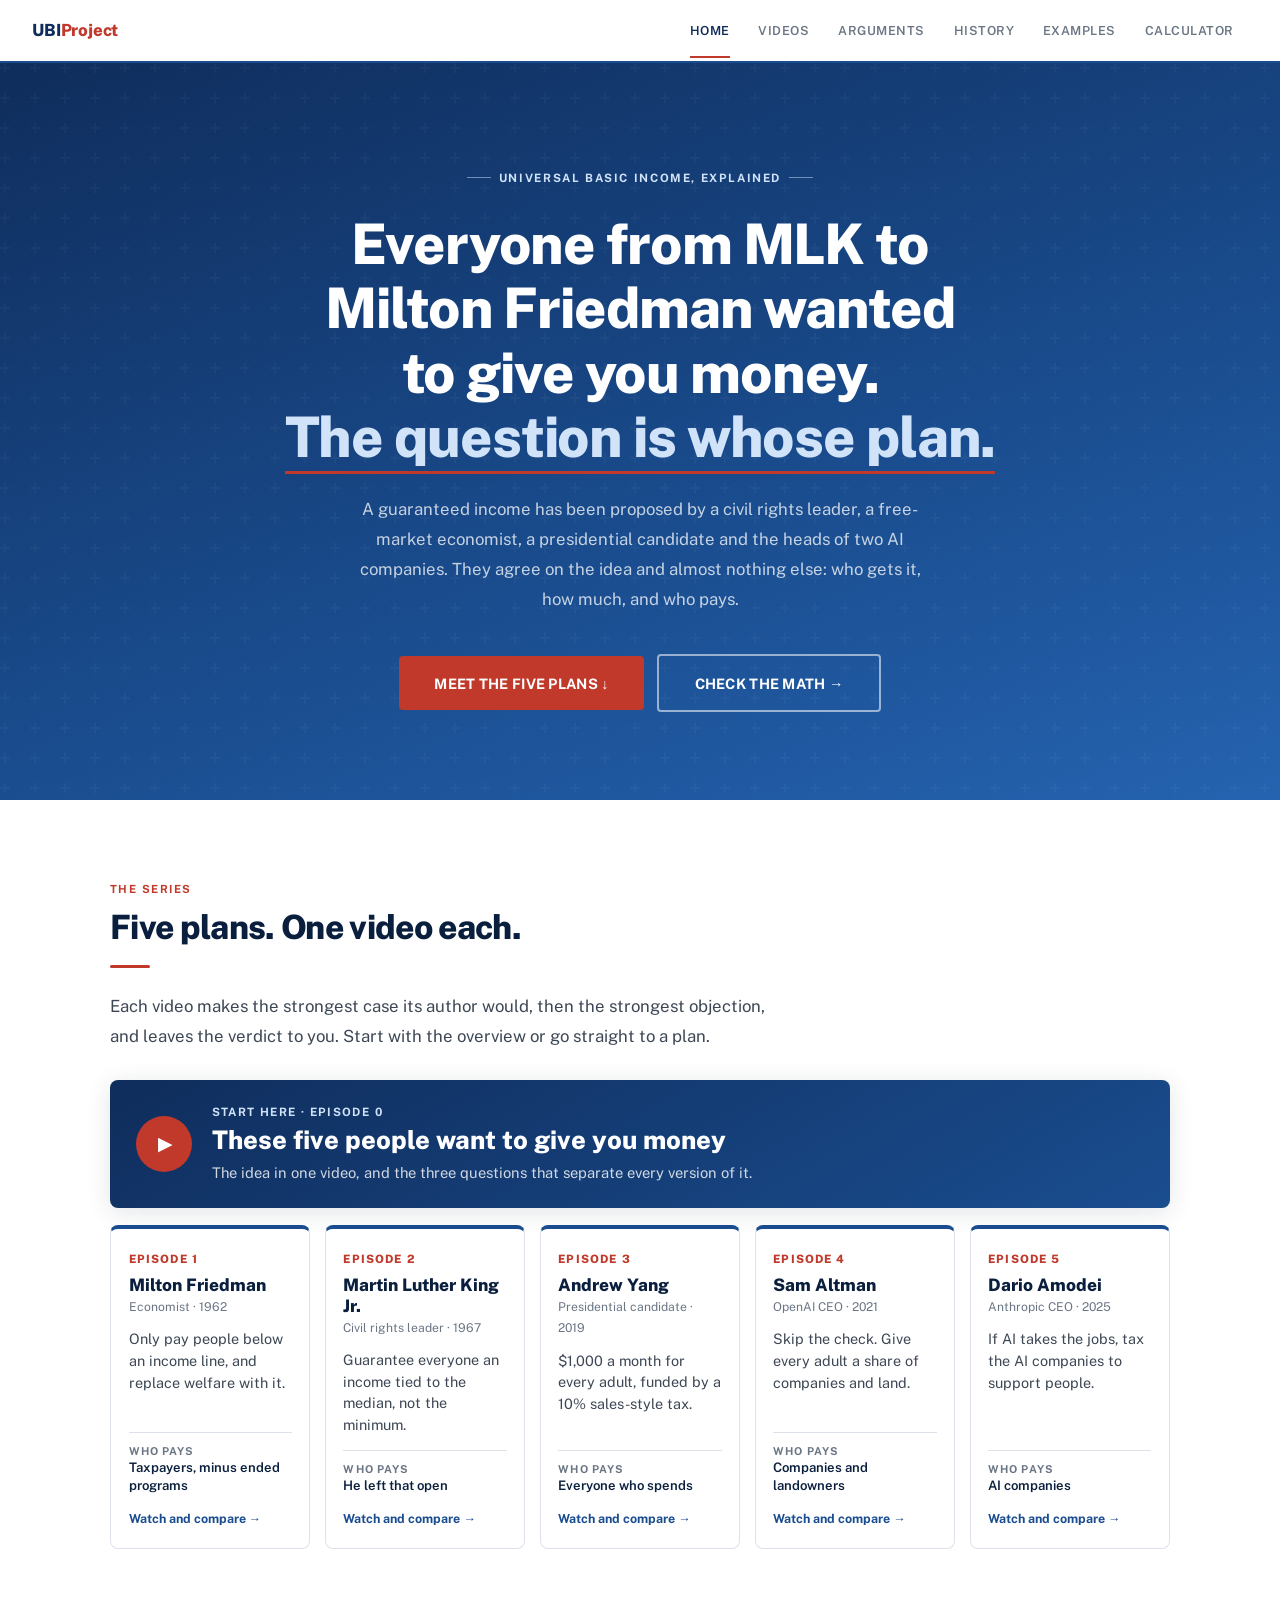
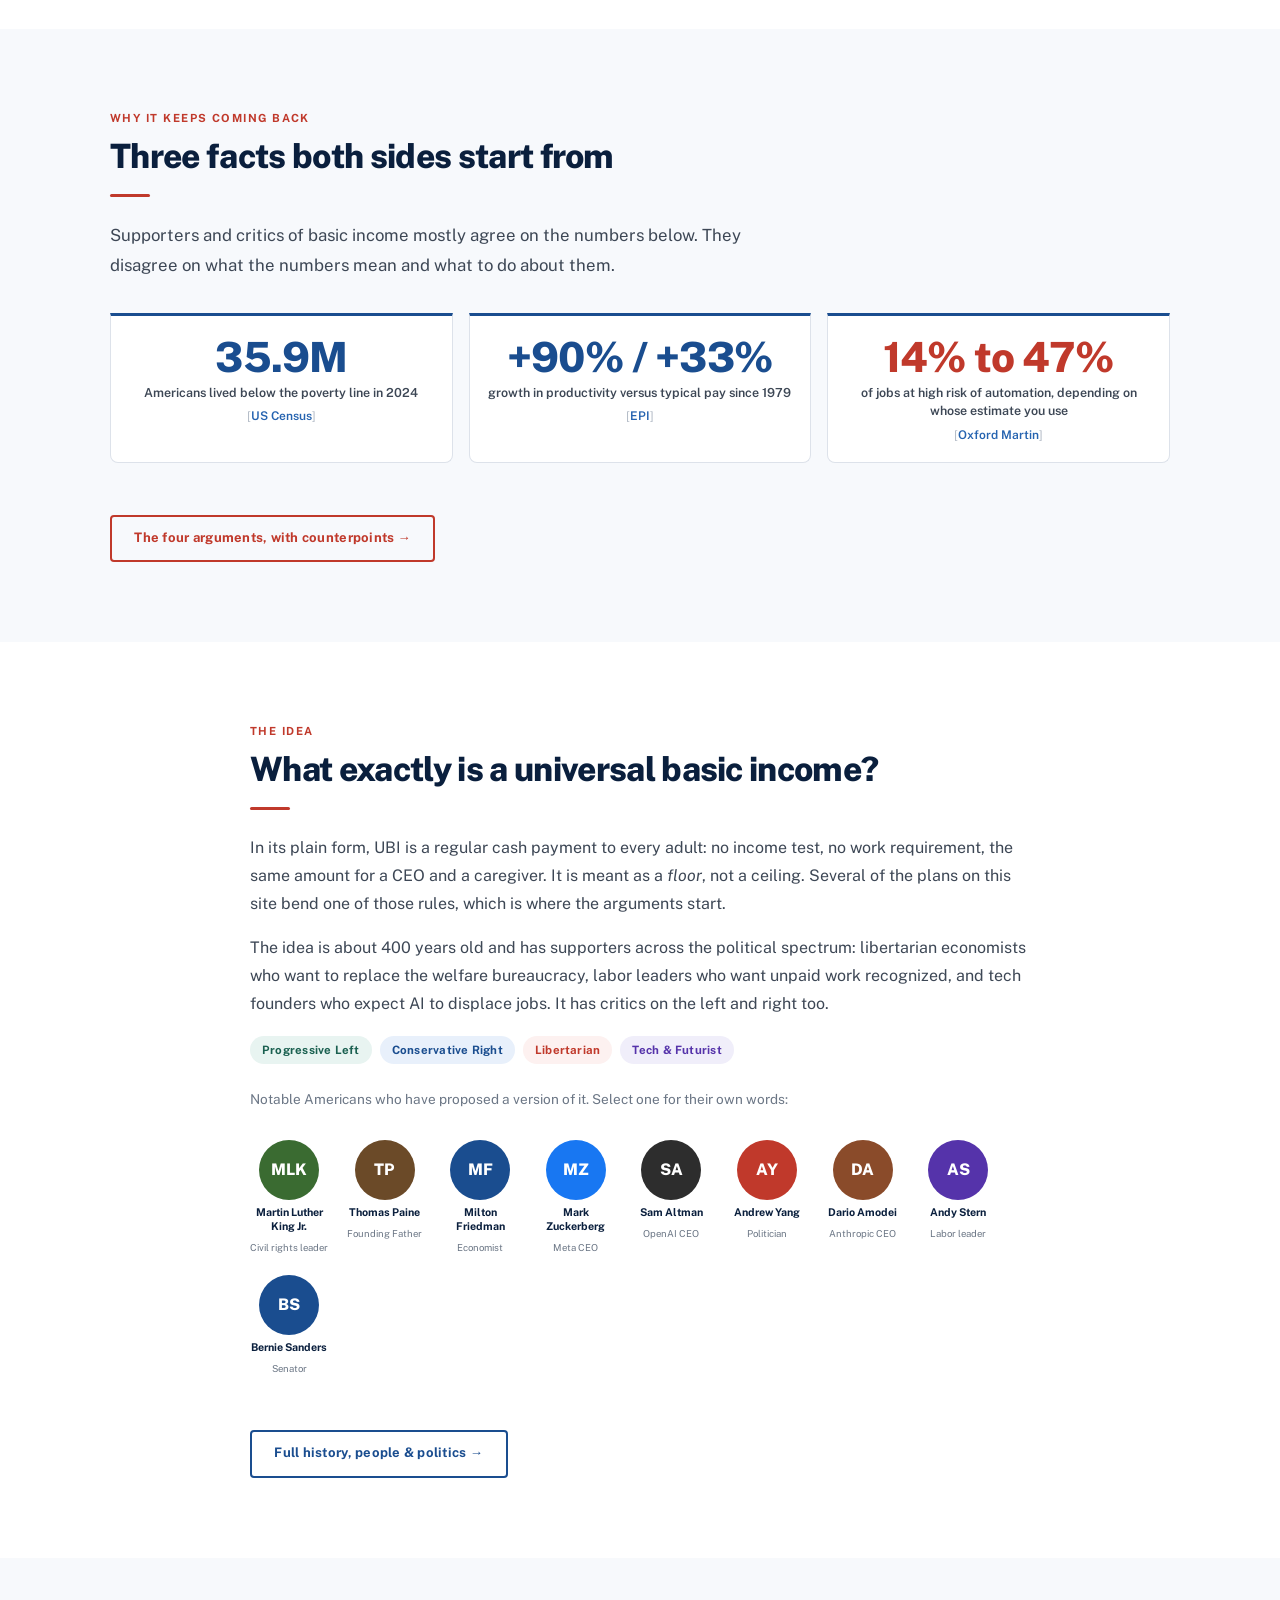
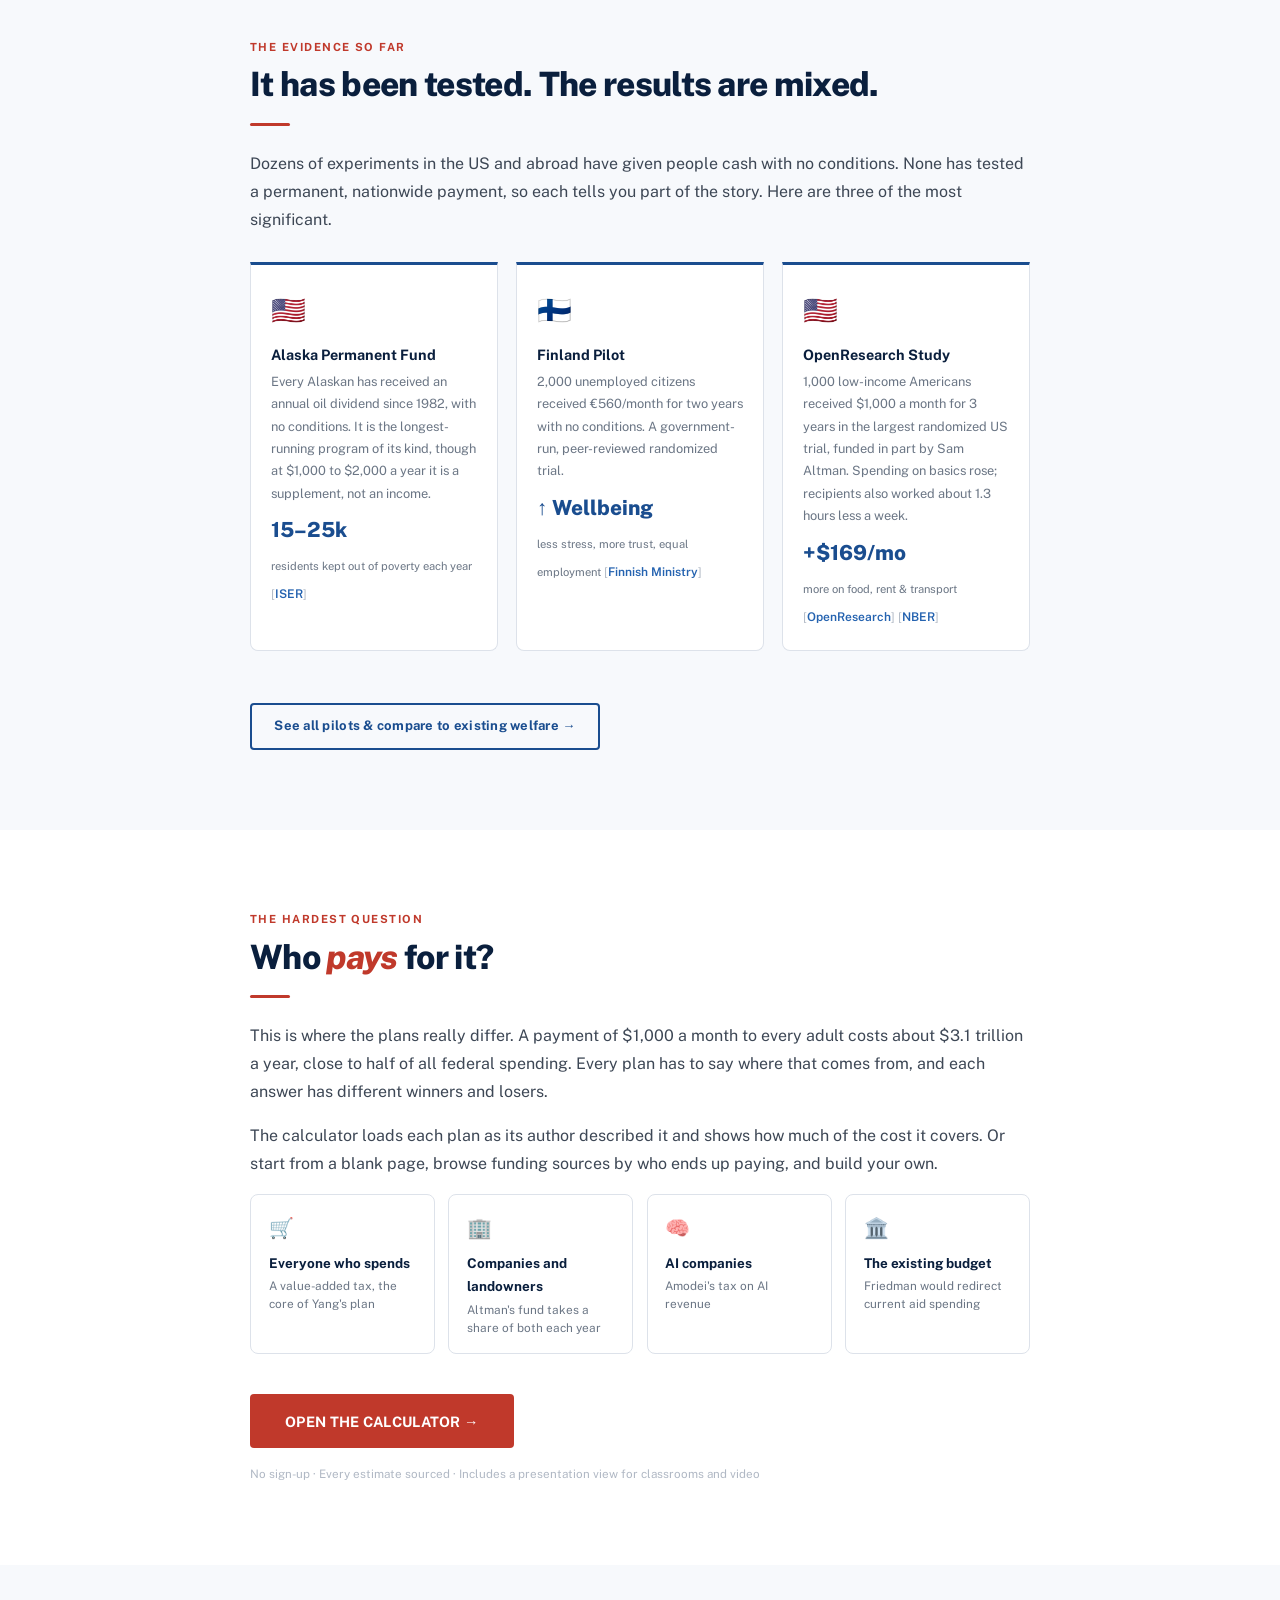
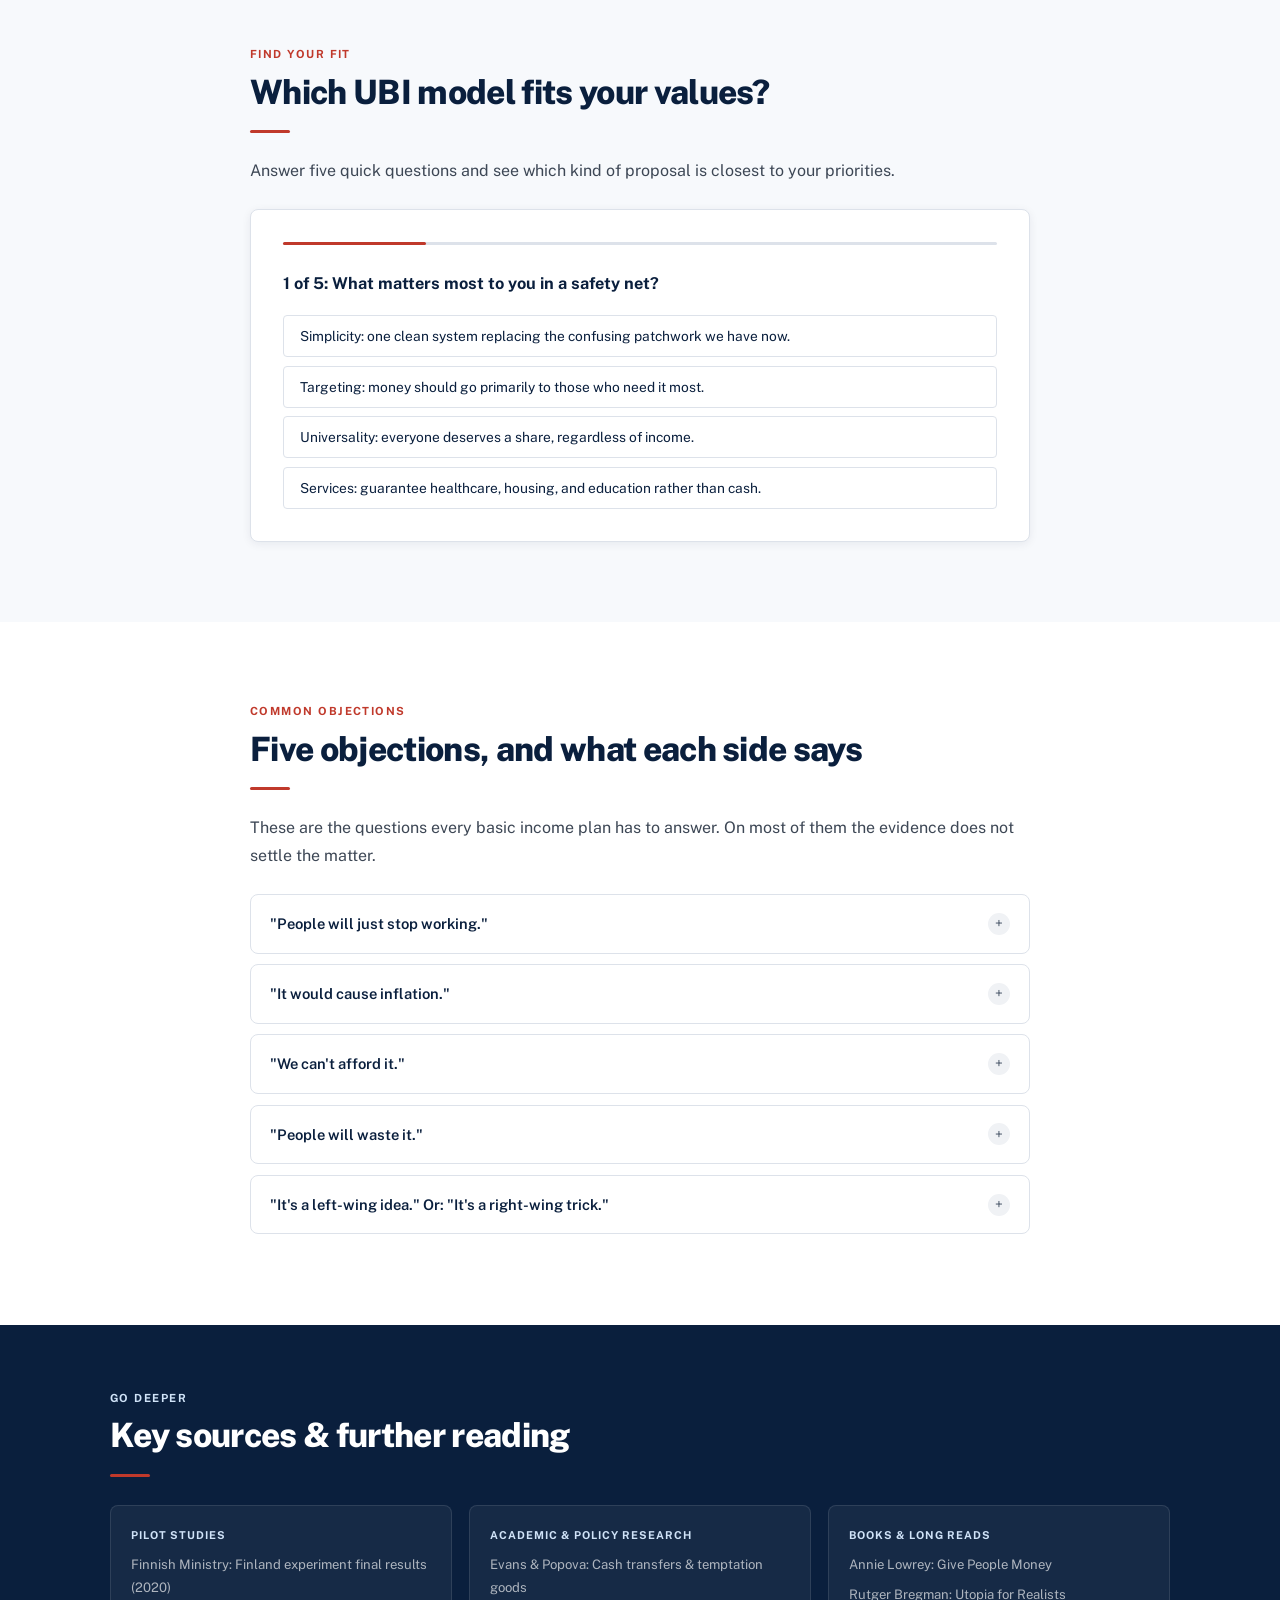
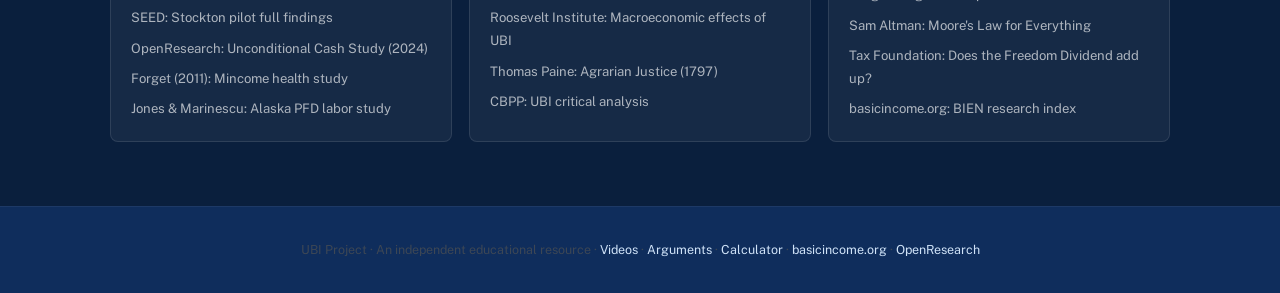
<file: index.html>
<!DOCTYPE html>
<html lang="en">
<head>
<meta charset="UTF-8">
<meta name="viewport" content="width=device-width, initial-scale=1.0">
<title>UBI Project: universal basic income, explained plan by plan</title>
<meta name="description" content="Five plans to guarantee every American an income, from Milton Friedman to Martin Luther King Jr. to the heads of AI companies. See what each would pay, who would pay for it, and check the math yourself.">
<link rel="preconnect" href="https://fonts.googleapis.com">
<link rel="preconnect" href="https://fonts.gstatic.com" crossorigin>
<link href="https://fonts.googleapis.com/css2?family=Public+Sans:ital,wght@0,300;0,400;0,500;0,600;0,700;0,800;1,400;1,600&display=swap" rel="stylesheet">
<style>
  /* ═══════════════════════════
     DESIGN TOKENS
  ═══════════════════════════ */
  :root {
    /* Core palette — US civic */
    --white:      #ffffff;
    --off-white:  #f7f9fc;
    --blue-pale:  #e8f0fb;
    --blue-light: #d0e3f8;
    --blue:       #1a4d8f;
    --blue-mid:   #2563b0;
    --blue-dark:  #0f2d5c;
    --navy:       #0a1f3d;
    --red:        #c0392b;
    --red-hover:  #a93226;
    --red-pale:   #fdf1f0;

    /* Grays */
    --g1: #f0f2f5;
    --g2: #dde2ea;
    --g3: #b0b8c4;
    --g4: #6b7685;
    --g5: #3d4755;

    /* Typography */
    --fd: 'Public Sans', 'Helvetica Neue', Arial, sans-serif;
    --fb: 'Public Sans', 'Helvetica Neue', Arial, sans-serif;

    /* Radius & shadow */
    --r:   8px;
    --rs:  4px;
    --sh:  0 2px 10px rgba(10,31,61,0.07);
    --shm: 0 4px 24px rgba(10,31,61,0.12);
  }

  *, *::before, *::after { box-sizing: border-box; margin: 0; padding: 0; }
  html { scroll-behavior: smooth; }
  body {
    font-family: var(--fd);
    background: var(--white);
    color: var(--navy);
    font-size: 16px;
    line-height: 1.75;
  }

  /* ═══════════════════════════
     NAV
  ═══════════════════════════ */
  nav {
    position: sticky; top: 0; z-index: 100;
    background: rgba(255,255,255,0.97);
    backdrop-filter: blur(8px);
    border-bottom: 2px solid var(--blue);
    padding: 0 2rem;
    display: flex; align-items: center;
  }
  .nav-brand {
    font-size: 1.05rem; font-weight: 800;
    color: var(--blue-dark); text-decoration: none;
    padding: 1rem 0; margin-right: auto;
    letter-spacing: -0.01em;
  }
  .nav-brand span { color: var(--red); }
  .nav-links { display: flex; list-style: none; }
  .nav-links a {
    display: block; padding: 1rem 0.9rem;
    font-size: 0.78rem; font-weight: 600;
    letter-spacing: 0.04em; text-transform: uppercase;
    color: var(--g4); text-decoration: none;
    transition: color 0.18s;
    position: relative;
  }
  .nav-links a::after {
    content: ''; position: absolute; bottom: 0; left: 0.9rem; right: 0.9rem;
    height: 2px; background: var(--red);
    transform: scaleX(0); transition: transform 0.2s;
  }
  .nav-links a:hover { color: var(--blue-dark); }
  .nav-links a:hover::after, .nav-links a.active::after { transform: scaleX(1); }
  .nav-links a.active { color: var(--blue-dark); }

  .nav-hamburger {
    display: none; flex-direction: column;
    justify-content: center; align-items: center;
    gap: 5px; width: 40px; height: 40px;
    background: none; border: none; cursor: pointer;
    border-radius: var(--rs);
  }
  .nav-hamburger span {
    display: block; width: 22px; height: 2px;
    background: var(--navy); border-radius: 2px;
    transition: transform 0.3s ease, opacity 0.3s ease, width 0.3s ease;
    transform-origin: center;
  }
  nav.menu-open .nav-hamburger span:nth-child(1) { transform: translateY(7px) rotate(45deg); }
  nav.menu-open .nav-hamburger span:nth-child(2) { opacity: 0; width: 0; }
  nav.menu-open .nav-hamburger span:nth-child(3) { transform: translateY(-7px) rotate(-45deg); }

  /* ═══════════════════════════
     HERO
  ═══════════════════════════ */
  .hero {
    background: linear-gradient(160deg, var(--blue-dark) 0%, var(--blue) 60%, var(--blue-mid) 100%);
    padding: 6rem 2rem 5.5rem;
    text-align: center;
    position: relative;
    overflow: hidden;
  }
  .hero::before {
    content: '';
    position: absolute; inset: 0;
    background: url("data:image/svg+xml,%3Csvg width='60' height='60' viewBox='0 0 60 60' xmlns='http://www.w3.org/2000/svg'%3E%3Cg fill='none' fill-rule='evenodd'%3E%3Cg fill='%23ffffff' fill-opacity='0.03'%3E%3Cpath d='M36 34v-4h-2v4h-4v2h4v4h2v-4h4v-2h-4zm0-30V0h-2v4h-4v2h4v4h2V6h4V4h-4zM6 34v-4H4v4H0v2h4v4h2v-4h4v-2H6zM6 4V0H4v4H0v2h4v4h2V6h4V4H6z'/%3E%3C/g%3E%3C/g%3E%3C/svg%3E");
  }
  .hero-inner { position: relative; max-width: 760px; margin: 0 auto; }
  .hero-kicker {
    display: inline-flex; align-items: center; gap: 0.5rem;
    font-size: 0.72rem; font-weight: 700; letter-spacing: 0.14em;
    text-transform: uppercase; color: var(--blue-light);
    margin-bottom: 1.5rem;
  }
  .hero-kicker::before, .hero-kicker::after {
    content: ''; display: block; width: 24px; height: 1px;
    background: var(--blue-light); opacity: 0.5;
  }
  .hero h1 {
    font-size: clamp(2.2rem, 5vw, 3.5rem);
    font-weight: 800; line-height: 1.15;
    color: var(--white);
    margin-bottom: 1.5rem;
    letter-spacing: -0.02em;
  }
  .hero h1 em {
    font-style: normal;
    color: var(--blue-light);
    border-bottom: 3px solid var(--red);
    padding-bottom: 1px;
  }
  .hero-sub {
    font-size: 1.05rem; font-weight: 400;
    color: rgba(255,255,255,0.75);
    max-width: 580px; margin: 0 auto 2.5rem;
    line-height: 1.8;
  }
  .hero-cta {
    display: inline-flex; align-items: center; gap: 0.55rem;
    background: var(--red); color: #fff;
    font-size: 0.9rem; font-weight: 700;
    padding: 0.9rem 2.2rem; border-radius: var(--rs);
    text-decoration: none;
    transition: background 0.18s, transform 0.15s;
    letter-spacing: 0.02em;
    text-transform: uppercase;
  }
  .hero-cta:hover { background: var(--red-hover); transform: translateY(-1px); }

  /* ═══════════════════════════
     SHARED LAYOUT
  ═══════════════════════════ */
  section { padding: 5rem 2rem; }
  .inner { max-width: 780px; margin: 0 auto; }
  .wide  { max-width: 1060px; margin: 0 auto; }

  /* section alt bg */
  .sect-alt { background: var(--off-white); }
  .sect-navy { background: var(--navy); color: var(--white); }

  .kicker {
    font-size: 0.7rem; font-weight: 700;
    letter-spacing: 0.13em; text-transform: uppercase;
    color: var(--red); margin-bottom: 0.5rem;
    display: block;
  }
  h2 {
    font-size: clamp(1.6rem, 3vw, 2.1rem);
    font-weight: 800; line-height: 1.18;
    color: var(--navy); margin-bottom: 1.1rem;
    letter-spacing: -0.02em;
  }
  h3 {
    font-size: 1.05rem; font-weight: 700;
    color: var(--navy); margin-bottom: 0.35rem;
  }
  p { color: var(--g5); margin-bottom: 1rem; }
  p:last-child { margin-bottom: 0; }
  strong { color: var(--navy); font-weight: 700; }

  .divider {
    width: 40px; height: 3px;
    background: var(--red); border-radius: 2px;
    margin-bottom: 1.5rem;
  }

  /* Source links */
  a.src {
    color: var(--blue-mid); text-decoration: none;
    font-size: 0.75rem; font-weight: 600; white-space: nowrap;
    transition: color 0.15s;
  }
  a.src:hover { color: var(--red); }
  a.src::before { content: '['; font-weight: 400; color: var(--g3); }
  a.src::after  { content: ']'; font-weight: 400; color: var(--g3); }

  /* ═══════════════════════════
     4-PILLAR HOME PANELS
     (numbered, two-column)
  ═══════════════════════════ */
  .home-panel {
    display: grid;
    grid-template-columns: 80px 1fr;
    gap: 2.5rem;
    align-items: start;
  }
  .home-panel-num {
    font-size: 4.5rem; font-weight: 800; line-height: 1;
    color: var(--blue-light); user-select: none;
    font-variant-numeric: tabular-nums;
  }
  .sect-alt .home-panel-num { color: var(--g2); }
  .home-panel-meta p { font-size: 0.96rem; }

  /* ═══════════════════════════
     BIG STAT DISPLAY
  ═══════════════════════════ */
  .big-stats {
    display: grid;
    grid-template-columns: repeat(3, 1fr);
    gap: 1rem;
    margin: 2rem 0 1.75rem;
  }
  .big-stat {
    background: var(--white);
    border: 1px solid var(--g2);
    border-top: 3px solid var(--blue);
    border-radius: 0 0 var(--r) var(--r);
    padding: 1.25rem 1rem 1rem;
    text-align: center;
  }
  .sect-alt .big-stat {
    background: var(--white);
  }
  .big-stat-num {
    font-size: clamp(1.8rem, 3.5vw, 2.6rem);
    font-weight: 800;
    color: var(--blue);
    line-height: 1;
    display: block;
    margin-bottom: 0.4rem;
    letter-spacing: -0.02em;
  }
  .big-stat-num.red { color: var(--red); }
  .big-stat-label {
    font-size: 0.78rem;
    font-weight: 600;
    color: var(--g5);
    line-height: 1.45;
    display: block;
  }
  .big-stat-source {
    font-size: 0.68rem;
    color: var(--g3);
    display: block;
    margin-top: 0.3rem;
  }

  /* Argument body text — larger than standard p */
  .arg-body {
    font-size: 1.05rem;
    line-height: 1.78;
    color: var(--g5);
    margin-bottom: 0;
  }
  .arg-body + .arg-body { margin-top: 0.85rem; }

  /* Page link button */
  .page-link {
    display: inline-flex; align-items: center; gap: 0.45rem;
    margin-top: 1.5rem; padding: 0.65rem 1.4rem;
    border: 2px solid var(--blue); border-radius: var(--rs);
    font-size: 0.82rem; font-weight: 700;
    color: var(--blue); text-decoration: none;
    letter-spacing: 0.02em;
    transition: background 0.15s, color 0.15s;
  }
  .page-link:hover { background: var(--blue); color: var(--white); }
  .page-link-red { border-color: var(--red); color: var(--red); }
  .page-link-red:hover { background: var(--red); color: var(--white); border-color: var(--red); }

  /* ═══════════════════════════
     POST-PILLAR CENTERED SECTIONS
     (left-aligned text, centered in viewport)
  ═══════════════════════════ */
  .centered-section {
    padding: 5rem 2rem;
  }
  .centered-section .inner {
    max-width: 780px;
    margin: 0 auto;
    /* left-aligned text */
    text-align: left;
  }

  /* People strip */
  .people-strip {
    display: flex; flex-wrap: wrap;
    gap: 1.1rem; margin: 1.75rem 0;
  }
  .person {
    display: flex; flex-direction: column;
    align-items: center; gap: 0.4rem;
    width: 78px; text-align: center;
    text-decoration: none; color: inherit;
  }
  .person-avatar {
    width: 60px; height: 60px; border-radius: 50%;
    display: flex; align-items: center; justify-content: center;
    font-size: 1rem; font-weight: 800;
    color: #fff; border: 2px solid transparent;
    transition: border-color 0.2s, transform 0.2s;
  }
  .person:hover .person-avatar {
    border-color: var(--red);
    transform: scale(1.06);
  }
  .person:hover .person-name { color: var(--red); }
  .person-name {
    font-size: 0.67rem; font-weight: 700;
    color: var(--navy); line-height: 1.3;
    transition: color 0.2s;
  }
  .person-role { font-size: 0.6rem; color: var(--g4); }

  /* Politics pills */
  .politics-pills { display: flex; flex-wrap: wrap; gap: 0.5rem; margin: 1.1rem 0; }
  .ppill {
    font-size: 0.72rem; font-weight: 700;
    padding: 0.25rem 0.75rem; border-radius: 100px;
    letter-spacing: 0.02em;
  }
  .ppill-left  { background: #e8f4f1; color: #1a6050; }
  .ppill-right { background: var(--blue-pale); color: var(--blue); }
  .ppill-lib   { background: var(--red-pale); color: var(--red); }
  .ppill-tech  { background: #f0eefa; color: #5533aa; }

  /* Example cards */
  .ex-cards {
    display: grid;
    grid-template-columns: repeat(3, 1fr);
    gap: 1.1rem; margin: 1.75rem 0;
  }
  .ex-card {
    background: var(--white);
    border: 1px solid var(--g2);
    border-top: 3px solid var(--blue);
    border-radius: 0 0 var(--r) var(--r);
    padding: 1.25rem;
    transition: box-shadow 0.2s, transform 0.2s;
  }
  .ex-card:hover { box-shadow: var(--shm); transform: translateY(-2px); }
  .ex-flag { font-size: 1.75rem; margin-bottom: 0.55rem; }
  .ex-card h3 { font-size: 0.9rem; margin-bottom: 0.2rem; }
  .ex-card p  { font-size: 0.8rem; color: var(--g4); margin-bottom: 0.45rem; }
  .ex-stat { font-size: 1.3rem; font-weight: 800; color: var(--blue); display: block; margin-bottom: 0.15rem; }
  .ex-stat-label { font-size: 0.7rem; color: var(--g4); }

  /* Funding teaser cards */
  .fund-tiles {
    display: grid;
    grid-template-columns: repeat(auto-fit, minmax(155px, 1fr));
    gap: 0.85rem;
    margin: 0 0 2.5rem;
  }
  .fund-tile {
    background: var(--white);
    border: 1px solid var(--g2);
    border-radius: var(--r);
    padding: 1rem 1.1rem;
    transition: border-color 0.18s;
  }
  .fund-tile:hover { border-color: var(--blue); }
  .fund-tile-icon { font-size: 1.25rem; margin-bottom: 0.35rem; }
  .fund-tile-name { font-size: 0.84rem; font-weight: 700; color: var(--navy); margin-bottom: 0.2rem; }
  .fund-tile-desc { font-size: 0.74rem; color: var(--g4); line-height: 1.5; }

  /* ═══════════════════════════
     QUIZ
  ═══════════════════════════ */
  .quiz-wrap {
    background: var(--white);
    border: 1px solid var(--g2);
    border-radius: var(--r);
    padding: 2rem;
    box-shadow: var(--sh);
    margin-top: 1.5rem;
  }
  .quiz-progress-track {
    height: 3px; background: var(--g2); border-radius: 2px; margin-bottom: 1.5rem;
  }
  .quiz-progress-fill {
    height: 100%; border-radius: 2px; background: var(--red);
    transition: width 0.4s;
  }
  .quiz-step { display: none; }
  .quiz-step.active { display: block; }
  .quiz-q {
    font-size: 1.02rem; font-weight: 700;
    color: var(--navy); margin-bottom: 1.1rem;
  }
  .quiz-opts { display: flex; flex-direction: column; gap: 0.55rem; }
  .quiz-opt {
    padding: 0.75rem 1rem;
    border: 1.5px solid var(--g2); border-radius: var(--rs);
    cursor: pointer; font-size: 0.86rem; font-weight: 400;
    font-family: var(--fd); color: var(--navy);
    background: var(--white); text-align: left;
    transition: border-color 0.15s, background 0.15s;
  }
  .quiz-opt:hover { border-color: var(--blue); background: var(--blue-pale); }
  .quiz-opt.selected { border-color: var(--blue); background: var(--blue-pale); font-weight: 600; }
  .quiz-next {
    margin-top: 1.25rem; padding: 0.65rem 1.5rem;
    background: var(--red); color: #fff; border: none;
    border-radius: var(--rs); font-family: var(--fd);
    font-size: 0.86rem; font-weight: 700; cursor: pointer;
    display: none; transition: background 0.18s;
    text-transform: uppercase; letter-spacing: 0.03em;
  }
  .quiz-next:hover { background: var(--red-hover); }
  .result-badge {
    display: inline-block;
    background: var(--blue-pale); color: var(--blue);
    font-weight: 700; padding: 0.3rem 1rem;
    border-radius: 100px; font-size: 0.86rem;
    margin-bottom: 0.75rem;
  }

  /* ═══════════════════════════
     MYTHS
  ═══════════════════════════ */
  .myth-item {
    border: 1px solid var(--g2); border-radius: var(--r);
    overflow: hidden; margin-bottom: 0.65rem;
    background: var(--white);
  }
  .myth-q {
    padding: 1rem 1.2rem;
    display: flex; justify-content: space-between;
    align-items: center; cursor: pointer; user-select: none;
    font-weight: 600; font-size: 0.92rem; gap: 1rem;
    transition: background 0.15s; color: var(--navy);
  }
  .myth-q:hover { background: var(--blue-pale); }
  .myth-icon {
    flex-shrink: 0; width: 22px; height: 22px;
    border-radius: 50%; background: var(--g1);
    display: flex; align-items: center; justify-content: center;
    font-size: 0.85rem; transition: background 0.2s, transform 0.3s;
    color: var(--g4);
  }
  .myth-item.open .myth-q .myth-icon {
    background: var(--red); color: #fff; transform: rotate(45deg);
  }
  .myth-answer {
    display: none; padding: 0 1.2rem 1rem;
    font-size: 0.87rem; color: var(--g5); line-height: 1.7;
  }
  .myth-item.open .myth-answer { display: block; }

  /* ═══════════════════════════
     SOURCES SECTION
  ═══════════════════════════ */
  .sources-section { background: var(--navy); color: var(--white); padding: 4rem 2rem; }
  .sources-section .kicker { color: var(--blue-light); }
  .sources-section h2 { color: var(--white); }
  .sources-section .divider { background: var(--red); }
  .sources-grid {
    display: grid;
    grid-template-columns: repeat(auto-fill, minmax(280px,1fr));
    gap: 1.1rem; margin-top: 1.75rem;
  }
  .src-box {
    background: rgba(255,255,255,0.05);
    border: 1px solid rgba(255,255,255,0.1);
    border-radius: var(--r); padding: 1.25rem;
  }
  .src-box-title {
    font-size: 0.68rem; font-weight: 700;
    letter-spacing: 0.09em; text-transform: uppercase;
    color: var(--blue-light); margin-bottom: 0.6rem;
  }
  .src-box ul { list-style: none; display: flex; flex-direction: column; gap: 0.45rem; font-size: 0.82rem; }
  .src-box a { color: rgba(255,255,255,0.65); text-decoration: none; transition: color 0.15s; }
  .src-box a:hover { color: var(--white); }

  /* ═══════════════════════════
     FOOTER
  ═══════════════════════════ */
  footer {
    background: var(--blue-dark); color: rgba(255,255,255,0.5);
    padding: 2rem; text-align: center;
    border-top: 1px solid rgba(255,255,255,0.06);
  }
  footer p { font-size: 0.78rem; }
  footer a { color: var(--blue-light); text-decoration: none; }
  footer a:hover { color: var(--white); }

  /* ═══════════════════════════
     MOBILE
  ═══════════════════════════ */
  @media (max-width: 860px) {
    nav { padding: 0 1.25rem; }
    .nav-hamburger { display: flex; }
    .nav-links {
      display: flex; flex-direction: column; gap: 0;
      position: fixed; top: 0; right: 0;
      width: min(300px, 88vw); height: 100vh;
      background: var(--white);
      border-left: 1px solid var(--g2);
      padding: 5rem 0 2rem;
      transform: translateX(100%);
      transition: transform 0.32s cubic-bezier(0.4,0,0.2,1);
      overflow-y: auto; z-index: 99;
    }
    nav.menu-open .nav-links { transform: translateX(0); }
    .nav-links li { border-bottom: 1px solid var(--g2); }
    .nav-links li:first-child { border-top: 1px solid var(--g2); }
    .nav-links a { padding: 1rem 1.5rem; font-size: 0.9rem; display: flex; align-items: center; justify-content: space-between; }
    .nav-links a::after { display: none; }
    .nav-links a:hover { background: var(--blue-pale); }
    .nav-overlay {
      display: none; position: fixed; inset: 0;
      background: rgba(10,31,61,0.4); z-index: 98;
      backdrop-filter: blur(2px);
    }
    nav.menu-open ~ .nav-overlay { display: block; }
    section, .centered-section { padding: 3.5rem 1.25rem; }
    .home-panel { grid-template-columns: 1fr; gap: 1.25rem; }
    .home-panel-num { font-size: 3rem; }
    .mini-stats { grid-template-columns: 1fr; }
    .big-stats { grid-template-columns: 1fr; }
    .ex-cards { grid-template-columns: 1fr; }
    .fund-tiles { grid-template-columns: 1fr 1fr; }
  }

  /* ═══════════════════════════
     PLANS (video series cards)
  ═══════════════════════════ */
  :focus-visible { outline: 3px solid var(--blue-mid); outline-offset: 2px; }
  .hero h1 { text-wrap: balance; }
  .hero-cta-ghost { background: transparent; border: 2px solid rgba(255,255,255,0.55); margin-left: 0.6rem; }
  .hero-cta-ghost:hover { background: rgba(255,255,255,0.14); }
  .intro-card { display: flex; align-items: center; gap: 1.25rem; margin: 1.75rem 0 1.1rem; padding: 1.4rem 1.6rem; border-radius: var(--r);
    background: linear-gradient(150deg, var(--blue-dark), var(--blue)); color: #fff; text-decoration: none; box-shadow: var(--shm); transition: transform 0.15s; }
  .intro-card:hover { transform: translateY(-2px); }
  .intro-play { flex-shrink: 0; width: 56px; height: 56px; border-radius: 50%; background: var(--red); display: flex; align-items: center; justify-content: center; font-size: 1.2rem; padding-left: 4px; }
  .intro-kicker { display: block; font-size: 0.72rem; font-weight: 700; letter-spacing: 0.12em; text-transform: uppercase; color: var(--blue-light); }
  .intro-title { display: block; font-size: clamp(1.2rem, 2.4vw, 1.6rem); font-weight: 800; line-height: 1.2; margin: 0.15rem 0 0.25rem; }
  .intro-sub { display: block; font-size: 0.92rem; color: rgba(255,255,255,0.8); }
  .plan-grid { display: grid; grid-template-columns: repeat(5, 1fr); gap: 0.9rem; }
  .plan-card { display: flex; flex-direction: column; padding: 1.25rem 1.1rem 1.1rem; border: 1px solid var(--g2); border-top: 4px solid var(--blue); border-radius: var(--r);
    background: var(--white); text-decoration: none; color: var(--navy); transition: box-shadow 0.15s, transform 0.15s, border-color 0.15s; }
  .plan-card:hover { box-shadow: var(--shm); transform: translateY(-2px); border-top-color: var(--red); }
  .plan-num { font-size: 0.72rem; font-weight: 800; letter-spacing: 0.1em; color: var(--red); }
  .plan-num::before { content: "EPISODE "; }
  .plan-name { font-size: 1.08rem; font-weight: 800; line-height: 1.2; margin-top: 0.35rem; }
  .plan-role { font-size: 0.76rem; color: var(--g4); margin-bottom: 0.7rem; }
  .plan-pitch { font-size: 0.9rem; line-height: 1.5; color: var(--g5); flex: 1; }
  .plan-pays { font-size: 0.82rem; line-height: 1.4; color: var(--navy); font-weight: 600; margin-top: 0.9rem; padding-top: 0.7rem; border-top: 1px solid var(--g2); }
  .plan-pays b { display: block; font-size: 0.68rem; letter-spacing: 0.1em; text-transform: uppercase; color: var(--g4); font-weight: 700; }
  .plan-go { font-size: 0.78rem; font-weight: 700; color: var(--blue); margin-top: 0.8rem; }
  a.fund-tile { text-decoration: none; color: inherit; transition: box-shadow 0.15s, border-color 0.15s; }
  a.fund-tile:hover { box-shadow: var(--shm); border-color: var(--blue); }
  .myth-answer p { margin-bottom: 0.6rem; font-size: inherit; }
  .big-stat-num { white-space: nowrap; }
  @media (max-width: 1000px) { .plan-grid { grid-template-columns: repeat(2, 1fr); } }
  @media (max-width: 560px) { .plan-grid { grid-template-columns: 1fr; } .hero-cta-ghost { margin-left: 0; margin-top: 0.6rem; } }
</style>
</head>
<body>

<!-- NAV -->
<nav id="main-nav" aria-label="Site navigation">
  <a class="nav-brand" href="index.html">UBI<span>Project</span></a>
  <ul class="nav-links" id="nav-links" role="list">
    <li><a href="index.html" class="active" onclick="closeMenu()">Home</a></li>
    <li><a href="videos.html" onclick="closeMenu()">Videos</a></li>
    <li><a href="why-ubi.html" onclick="closeMenu()">Arguments</a></li>
    <li><a href="history.html" onclick="closeMenu()">History</a></li>
    <li><a href="examples.html" onclick="closeMenu()">Examples</a></li>
    <li><a href="calculator.html" onclick="closeMenu()">Calculator</a></li>
  </ul>
  <button class="nav-hamburger" id="nav-hamburger" aria-label="Open menu" aria-expanded="false" onclick="toggleMenu()">
    <span></span><span></span><span></span>
  </button>
</nav>
<div class="nav-overlay" id="nav-overlay" onclick="closeMenu()"></div>

<!-- HERO -->
<header class="hero">
  <div class="hero-inner">
    <p class="hero-kicker">Universal basic income, explained</p>
    <h1>Everyone from MLK to Milton Friedman wanted to give you money.<br><em>The question is whose plan.</em></h1>
    <p class="hero-sub">A guaranteed income has been proposed by a civil rights leader, a free-market economist, a presidential candidate and the heads of two AI companies. They agree on the idea and almost nothing else: who gets it, how much, and who pays.</p>
    <a class="hero-cta" href="#plans">Meet the five plans ↓</a>
    <a class="hero-cta hero-cta-ghost" href="calculator.html">Check the math →</a>
  </div>
</header>


<!-- ═══════════════════════════════════
     THE PLANS (one card per video)
════════════════════════════════════ -->
<section id="plans">
  <div class="wide">
    <p class="kicker">The series</p>
    <h2>Five plans. One video each.</h2>
    <div class="divider"></div>
    <p class="arg-body" style="max-width:680px;">Each video makes the strongest case its author would, then the strongest objection, and leaves the verdict to you. Start with the overview or go straight to a plan.</p>
    <a class="intro-card" href="videos.html#intro">
      <span class="intro-play" aria-hidden="true">▶</span>
      <span><span class="intro-kicker">Start here · Episode 0</span><span class="intro-title">These five people want to give you money</span><span class="intro-sub">The idea in one video, and the three questions that separate every version of it.</span></span>
    </a>
    <div class="plan-grid">
      <a class="plan-card" href="videos.html#friedman">
        <span class="plan-num">1</span>
        <span class="plan-name">Milton Friedman</span>
        <span class="plan-role">Economist · 1962</span>
        <span class="plan-pitch">Only pay people below an income line, and replace welfare with it.</span>
        <span class="plan-pays"><b>Who pays</b>Taxpayers, minus ended programs</span>
        <span class="plan-go">Watch and compare →</span>
      </a>
      <a class="plan-card" href="videos.html#mlk">
        <span class="plan-num">2</span>
        <span class="plan-name">Martin Luther King Jr.</span>
        <span class="plan-role">Civil rights leader · 1967</span>
        <span class="plan-pitch">Guarantee everyone an income tied to the median, not the minimum.</span>
        <span class="plan-pays"><b>Who pays</b>He left that open</span>
        <span class="plan-go">Watch and compare →</span>
      </a>
      <a class="plan-card" href="videos.html#yang">
        <span class="plan-num">3</span>
        <span class="plan-name">Andrew Yang</span>
        <span class="plan-role">Presidential candidate · 2019</span>
        <span class="plan-pitch">$1,000 a month for every adult, funded by a 10% sales-style tax.</span>
        <span class="plan-pays"><b>Who pays</b>Everyone who spends</span>
        <span class="plan-go">Watch and compare →</span>
      </a>
      <a class="plan-card" href="videos.html#altman">
        <span class="plan-num">4</span>
        <span class="plan-name">Sam Altman</span>
        <span class="plan-role">OpenAI CEO · 2021</span>
        <span class="plan-pitch">Skip the check. Give every adult a share of companies and land.</span>
        <span class="plan-pays"><b>Who pays</b>Companies and landowners</span>
        <span class="plan-go">Watch and compare →</span>
      </a>
      <a class="plan-card" href="videos.html#amodei">
        <span class="plan-num">5</span>
        <span class="plan-name">Dario Amodei</span>
        <span class="plan-role">Anthropic CEO · 2025</span>
        <span class="plan-pitch">If AI takes the jobs, tax the AI companies to support people.</span>
        <span class="plan-pays"><b>Who pays</b>AI companies</span>
        <span class="plan-go">Watch and compare →</span>
      </a>
    </div>
  </div>
</section>


<!-- ═══════════════════════════════════
     WHY NOW (neutral context)
════════════════════════════════════ -->
<section id="why-now" class="sect-alt">
  <div class="wide">
    <p class="kicker">Why it keeps coming back</p>
    <h2>Three facts both sides start from</h2>
    <div class="divider"></div>
    <p class="arg-body" style="max-width:680px;">Supporters and critics of basic income mostly agree on the numbers below. They disagree on what the numbers mean and what to do about them.</p>
    <div class="big-stats">
      <div class="big-stat">
        <span class="big-stat-num">35.9M</span>
        <span class="big-stat-label">Americans lived below the poverty line in 2024</span>
        <span class="big-stat-source"><a href="https://www.census.gov/library/publications/2025/demo/p60-287.html" target="_blank" rel="noopener" class="src">US Census</a></span>
      </div>
      <div class="big-stat">
        <span class="big-stat-num">+90% / +33%</span>
        <span class="big-stat-label">growth in productivity versus typical pay since 1979</span>
        <span class="big-stat-source"><a href="https://www.epi.org/productivity-pay-gap/" target="_blank" rel="noopener" class="src">EPI</a></span>
      </div>
      <div class="big-stat">
        <span class="big-stat-num red">14% to 47%</span>
        <span class="big-stat-label">of jobs at high risk of automation, depending on whose estimate you use</span>
        <span class="big-stat-source"><a href="https://www.oxfordmartin.ox.ac.uk/opinion/view/404" target="_blank" rel="noopener" class="src">Oxford Martin</a></span>
      </div>
    </div>
    <a href="why-ubi.html" class="page-link page-link-red">The four arguments, with counterpoints →</a>
  </div>
</section>


<!-- ═══════════════════════════════════
     WHAT IS UBI + PEOPLE
     (centered, left-aligned text)
════════════════════════════════════ -->
<section class="centered-section" id="what-is-ubi">
  <div class="inner">
    <p class="kicker">The idea</p>
    <h2>What exactly is a universal basic income?</h2>
    <div class="divider"></div>
    <p>In its plain form, UBI is a regular cash payment to every adult: no income test, no work requirement, the same amount for a CEO and a caregiver. It is meant as a <em>floor</em>, not a ceiling. Several of the plans on this site bend one of those rules, which is where the arguments start.</p>
    <p>The idea is about 400 years old and has supporters across the political spectrum: libertarian economists who want to replace the welfare bureaucracy, labor leaders who want unpaid work recognized, and tech founders who expect AI to displace jobs. It has critics on the left and right too.</p>

    <div class="politics-pills">
      <span class="ppill ppill-left">Progressive Left</span>
      <span class="ppill ppill-right">Conservative Right</span>
      <span class="ppill ppill-lib">Libertarian</span>
      <span class="ppill ppill-tech">Tech &amp; Futurist</span>
    </div>

    <p style="font-size:0.85rem; color:var(--g4); margin-bottom:0.5rem; margin-top:1.5rem;">Notable Americans who have proposed a version of it. Select one for their own words:</p>
    <div class="people-strip">
      <a class="person" href="https://kinginstitute.stanford.edu/where-do-we-go-here" target="_blank" rel="noopener" title="The simplest approach will prove to be most effective: the solution to poverty is to abolish it directly by the guaranteed income. (MLK, 1967)">
        <div class="person-avatar" style="background:#3a6b31;">MLK</div>
        <span class="person-name">Martin Luther King Jr.</span>
        <span class="person-role">Civil rights leader</span>
      </a>
      <a class="person" href="https://www.ssa.gov/history/paine4.html" target="_blank" rel="noopener" title="Payments shall be made to every person, rich or poor, to prevent invidious distinctions. (Thomas Paine, 1797)">
        <div class="person-avatar" style="background:#6b4a28;">TP</div>
        <span class="person-name">Thomas Paine</span>
        <span class="person-role">Founding Father</span>
      </a>
      <a class="person" href="https://miltonfriedman.hoover.org/internal/media/dispatcher/214027/full" target="_blank" rel="noopener" title="It gives help in the form most useful to the individual, namely, cash. (Milton Friedman)">
        <div class="person-avatar" style="background:#1a4d8f;">MF</div>
        <span class="person-name">Milton Friedman</span>
        <span class="person-role">Economist</span>
      </a>
      <a class="person" href="https://www.cnbc.com/2017/05/25/mark-zuckerberg-calls-for-universal-basic-income-at-harvard-speech.html" target="_blank" rel="noopener" title="We should explore ideas like universal basic income to give everyone a cushion to try new things. (Zuckerberg, 2017)">
        <div class="person-avatar" style="background:#1877f2;">MZ</div>
        <span class="person-name">Mark Zuckerberg</span>
        <span class="person-role">Meta CEO</span>
      </a>
      <a class="person" href="https://blog.samaltman.com/the-ubi-essay" target="_blank" rel="noopener" title="Altman backed basic income for years and funded the largest US trial. In 2026 he said he now favors shared ownership over cash.">
        <div class="person-avatar" style="background:#2d2d2d;">SA</div>
        <span class="person-name">Sam Altman</span>
        <span class="person-role">OpenAI CEO</span>
      </a>
      <a class="person" href="https://2020.yang2020.com/policies/the-freedom-dividend/" target="_blank" rel="noopener" title="We're going to give everyone a thousand dollars a month for starters. (Andrew Yang)">
        <div class="person-avatar" style="background:#c0392b;">AY</div>
        <span class="person-name">Andrew Yang</span>
        <span class="person-role">Politician</span>
      </a>
      <a class="person" href="https://news.bloombergtax.com/daily-tax-report/anthropic-ceo-floats-tax-on-ai-firms-to-fund-universal-income" target="_blank" rel="noopener" title="Amodei has said a basic income could be financed by taxing AI companies if AI permanently reduces the demand for labor.">
        <div class="person-avatar" style="background:#8a4b2a;">DA</div>
        <span class="person-name">Dario Amodei</span>
        <span class="person-role">Anthropic CEO</span>
      </a>
      <a class="person" href="https://basicincome.org/news/2016/05/former-seiu-president-andy-stern-on-moving-towards-a-universal-basic-income/" target="_blank" rel="noopener" title="We must attack poverty at its core, a lack of income, rather than treating its symptoms. (Andy Stern)">
        <div class="person-avatar" style="background:#5533aa;">AS</div>
        <span class="person-name">Andy Stern</span>
        <span class="person-role">Labor leader</span>
      </a>
      <a class="person" href="https://www.sanders.senate.gov/expandedchildtaxcredit/" target="_blank" rel="noopener" title="Direct payments to working families cut childhood poverty in our country by half. (Bernie Sanders)">
        <div class="person-avatar" style="background:#1a4d8f;">BS</div>
        <span class="person-name">Bernie Sanders</span>
        <span class="person-role">Senator</span>
      </a>
    </div>

    <a href="history.html" class="page-link">Full history, people &amp; politics →</a>
  </div>
</section>


<!-- ═══════════════════════════════════
     EVIDENCE (centered, left-aligned)
════════════════════════════════════ -->
<section class="centered-section sect-alt" id="evidence">
  <div class="inner">
    <p class="kicker">The evidence so far</p>
    <h2>It has been tested. The results are mixed.</h2>
    <div class="divider"></div>
    <p>Dozens of experiments in the US and abroad have given people cash with no conditions. None has tested a permanent, nationwide payment, so each tells you part of the story. Here are three of the most significant.</p>

    <div class="ex-cards">
      <div class="ex-card">
        <div class="ex-flag">🇺🇸</div>
        <h3>Alaska Permanent Fund</h3>
        <p>Every Alaskan has received an annual oil dividend since 1982, with no conditions. It is the longest-running program of its kind, though at $1,000 to $2,000 a year it is a supplement, not an income.</p>
        <span class="ex-stat">15–25k</span>
        <span class="ex-stat-label">residents kept out of poverty each year <a href="https://iseralaska.org/static/legacy_publication_links/2016_12-PFDandPoverty.pdf" target="_blank" rel="noopener" class="src">ISER</a></span>
      </div>
      <div class="ex-card">
        <div class="ex-flag">🇫🇮</div>
        <h3>Finland Pilot</h3>
        <p>2,000 unemployed citizens received €560/month for two years with no conditions. A government-run, peer-reviewed randomized trial.</p>
        <span class="ex-stat">↑ Wellbeing</span>
        <span class="ex-stat-label">less stress, more trust, equal employment <a href="https://stm.fi/en/-/perustulokokeilun-tulokset-tyollisyysvaikutukset-vahaisia-toimeentulo-ja-psyykkinen-terveys-koettiin-paremmaksi" target="_blank" rel="noopener" class="src">Finnish Ministry</a></span>
      </div>
      <div class="ex-card">
        <div class="ex-flag">🇺🇸</div>
        <h3>OpenResearch Study</h3>
        <p>1,000 low-income Americans received $1,000 a month for 3 years in the largest randomized US trial, funded in part by Sam Altman. Spending on basics rose; recipients also worked about 1.3 hours less a week.</p>
        <span class="ex-stat">+$169/mo</span>
        <span class="ex-stat-label">more on food, rent &amp; transport <a href="https://www.openresearchlab.org/studies/unconditional-cash-study/study" target="_blank" rel="noopener" class="src">OpenResearch</a> <a href="https://www.nber.org/papers/w32719" target="_blank" rel="noopener" class="src">NBER</a></span>
      </div>
    </div>

    <a href="examples.html" class="page-link">See all pilots &amp; compare to existing welfare →</a>
  </div>
</section>


<!-- ═══════════════════════════════════
     FUNDING TEASER (centered, left-aligned)
════════════════════════════════════ -->
<section class="centered-section" id="funding">
  <div class="inner">
    <p class="kicker">The hardest question</p>
    <h2>Who <em style="font-style:italic;color:var(--red);">pays</em> for it?</h2>
    <div class="divider"></div>
    <p style="font-size:1rem;">This is where the plans really differ. A payment of $1,000 a month to every adult costs about $3.1 trillion a year, close to half of all federal spending. Every plan has to say where that comes from, and each answer has different winners and losers.</p>
    <p>The calculator loads each plan as its author described it and shows how much of the cost it covers. Or start from a blank page, browse funding sources by who ends up paying, and build your own.</p>

    <div class="fund-tiles">
      <a class="fund-tile" href="calculator.html?plan=yang">
        <div class="fund-tile-icon">🛒</div>
        <div class="fund-tile-name">Everyone who spends</div>
        <div class="fund-tile-desc">A value-added tax, the core of Yang's plan</div>
      </a>
      <a class="fund-tile" href="calculator.html?plan=altman">
        <div class="fund-tile-icon">🏢</div>
        <div class="fund-tile-name">Companies and landowners</div>
        <div class="fund-tile-desc">Altman's fund takes a share of both each year</div>
      </a>
      <a class="fund-tile" href="calculator.html?plan=amodei">
        <div class="fund-tile-icon">🧠</div>
        <div class="fund-tile-name">AI companies</div>
        <div class="fund-tile-desc">Amodei's tax on AI revenue</div>
      </a>
      <a class="fund-tile" href="calculator.html?plan=friedman">
        <div class="fund-tile-icon">🏛️</div>
        <div class="fund-tile-name">The existing budget</div>
        <div class="fund-tile-desc">Friedman would redirect current aid spending</div>
      </a>
    </div>

    <a href="calculator.html" class="hero-cta" style="display:inline-flex; text-transform:uppercase;">Open the calculator →</a>
    <p style="font-size:0.73rem; color:var(--g3); margin-top:1rem;">No sign-up · Every estimate sourced · Includes a presentation view for classrooms and video</p>
  </div>
</section>


<!-- ═══════════════════════════════════
     QUIZ (centered, left-aligned)
════════════════════════════════════ -->
<section class="centered-section sect-alt" id="quiz">
  <div class="inner">
    <p class="kicker">Find your fit</p>
    <h2>Which UBI model fits your values?</h2>
    <div class="divider"></div>
    <p>Answer five quick questions and see which kind of proposal is closest to your priorities.</p>
    <div class="quiz-wrap">
      <div class="quiz-progress-track">
        <div class="quiz-progress-fill" id="quiz-bar" style="width:20%"></div>
      </div>
      <div class="quiz-step active" data-step="1">
        <p class="quiz-q">1 of 5: What matters most to you in a safety net?</p>
        <div class="quiz-opts">
          <button class="quiz-opt" data-val="simplicity">Simplicity: one clean system replacing the confusing patchwork we have now.</button>
          <button class="quiz-opt" data-val="targeting">Targeting: money should go primarily to those who need it most.</button>
          <button class="quiz-opt" data-val="universality">Universality: everyone deserves a share, regardless of income.</button>
          <button class="quiz-opt" data-val="services">Services: guarantee healthcare, housing, and education rather than cash.</button>
        </div>
        <button class="quiz-next" onclick="nextStep()">Next →</button>
      </div>
      <div class="quiz-step" data-step="2">
        <p class="quiz-q">2 of 5: How do you feel about work requirements?</p>
        <div class="quiz-opts">
          <button class="quiz-opt" data-val="no-req">No requirements: caregiving, volunteering, and art are real work too.</button>
          <button class="quiz-opt" data-val="broad-req">Broad contribution counts: any meaningful social contribution is enough.</button>
          <button class="quiz-opt" data-val="work-req">Some job-seeking effort should be expected for working-age adults.</button>
          <button class="quiz-opt" data-val="market-req">Work in the paid economy is what counts.</button>
        </div>
        <button class="quiz-next" onclick="nextStep()">Next →</button>
      </div>
      <div class="quiz-step" data-step="3">
        <p class="quiz-q">3 of 5: What worries you most about a basic income?</p>
        <div class="quiz-opts">
          <button class="quiz-opt" data-val="cost">The cost: it could blow up the deficit if not carefully funded.</button>
          <button class="quiz-opt" data-val="inflation">Inflation: putting more cash in people's hands could raise prices.</button>
          <button class="quiz-opt" data-val="work-disinc">People stopping work: we need economic participation.</button>
          <button class="quiz-opt" data-val="replace-services">Replacing services: cash can't substitute for good healthcare or housing.</button>
        </div>
        <button class="quiz-next" onclick="nextStep()">Next →</button>
      </div>
      <div class="quiz-step" data-step="4">
        <p class="quiz-q">4 of 5: Who should receive a basic income?</p>
        <div class="quiz-opts">
          <button class="quiz-opt" data-val="all-adults">Every adult citizen: universality is the point.</button>
          <button class="quiz-opt" data-val="low-income">Only those below a certain income: focus resources where needed.</button>
          <button class="quiz-opt" data-val="all-children">Give it to children at birth as a lifetime stake in society.</button>
          <button class="quiz-opt" data-val="workers">Workers and active job-seekers only.</button>
        </div>
        <button class="quiz-next" onclick="nextStep()">Next →</button>
      </div>
      <div class="quiz-step" data-step="5">
        <p class="quiz-q">5 of 5: How would you prefer UBI to be funded?</p>
        <div class="quiz-opts">
          <button class="quiz-opt" data-val="vat">A broad consumption tax (VAT) everyone contributes to equally.</button>
          <button class="quiz-opt" data-val="wealth-tax">A wealth tax on the very richest: redistribute concentrated wealth.</button>
          <button class="quiz-opt" data-val="replace-welfare">Replace existing welfare programs: use that money more efficiently.</button>
          <button class="quiz-opt" data-val="income-tax">Higher income taxes on top earners: progressive redistribution.</button>
        </div>
        <button class="quiz-next" onclick="showResult()">See my result →</button>
      </div>
      <div id="quiz-result" style="display:none;text-align:center;padding:1rem 0;">
        <div id="result-content"></div>
        <button onclick="restartQuiz()" style="margin-top:1rem;padding:0.6rem 1.3rem;border:2px solid var(--g2);border-radius:var(--rs);background:none;font-family:var(--fd);font-size:0.82rem;font-weight:600;cursor:pointer;color:var(--navy);">↺ Start over</button>
      </div>
    </div>
  </div>
</section>


<!-- ═══════════════════════════════════
     MYTHS (centered, left-aligned)
════════════════════════════════════ -->
<section class="centered-section" id="myths">
  <div class="inner">
    <p class="kicker">Common objections</p>
    <h2>Five objections, and what each side says</h2>
    <div class="divider"></div>
    <p>These are the questions every basic income plan has to answer. On most of them the evidence does not settle the matter.</p>
    <div style="margin-top:1.5rem;">
      <div class="myth-item">
        <div class="myth-q" onclick="toggleMyth(this)"><span>"People will just stop working."</span><span class="myth-icon">+</span></div>
        <div class="myth-answer"><p><strong>Supporters point to:</strong> In Stockton, full-time employment among recipients rose from 28% to 40%. <a href="https://www.stocktondemonstration.org/" target="_blank" rel="noopener" class="src">SEED</a> In Finland, employment matched the control group. <a href="https://stm.fi/en/-/perustulokokeilun-tulokset-tyollisyysvaikutukset-vahaisia-toimeentulo-ja-psyykkinen-terveys-koettiin-paremmaksi" target="_blank" rel="noopener" class="src">Finnish Ministry</a></p><p><strong>Critics point to:</strong> In the largest US trial, recipients worked about 1.3 hours less a week and were 2 points less likely to be employed. <a href="https://www.nber.org/papers/w32719" target="_blank" rel="noopener" class="src">NBER</a> No pilot has tested a permanent payment, where the effect could be larger.</p></div>
      </div>
      <div class="myth-item">
        <div class="myth-q" onclick="toggleMyth(this)"><span>"It would cause inflation."</span><span class="myth-icon">+</span></div>
        <div class="myth-answer"><p><strong>Supporters point to:</strong> A payment funded by taxes moves money around without creating more of it, so total spending power barely changes.</p><p><strong>Critics point to:</strong> Even without new money, shifting spending toward lower-income households could push up prices where supply is tight, such as rent. Plans funded by borrowing would add to demand directly.</p></div>
      </div>
      <div class="myth-item">
        <div class="myth-q" onclick="toggleMyth(this)"><span>"We can't afford it."</span><span class="myth-icon">+</span></div>
        <div class="myth-answer"><p><strong>Supporters point to:</strong> The sticker price overstates the burden, because most people pay taxes in and get the payment back. Targeted versions cost a small fraction of universal ones. Some models find growth offsets part of the cost. <a href="https://rooseveltinstitute.org/publications/modeling-the-macroeconomic-effects-of-a-universal-basic-income/" target="_blank" rel="noopener" class="src">Roosevelt Institute</a></p><p><strong>Critics point to:</strong> The best-known universal plan was found to be about half funded, and to slow growth slightly instead of speeding it up. <a href="https://taxfoundation.org/andrew-yang-value-added-tax-universal-basic-income/" target="_blank" rel="noopener" class="src">Tax Foundation</a> Closing the gap means much higher taxes or a smaller payment.</p></div>
      </div>
      <div class="myth-item">
        <div class="myth-q" onclick="toggleMyth(this)"><span>"People will waste it."</span><span class="myth-icon">+</span></div>
        <div class="myth-answer"><p><strong>Supporters point to:</strong> In Stockton the top spending categories were food, utilities and car repairs. Across 19 studies, cash transfers did not increase spending on alcohol and tobacco. <a href="https://www.journals.uchicago.edu/doi/abs/10.1086/689575" target="_blank" rel="noopener" class="src">Evans &amp; Popova</a></p><p><strong>Critics point to:</strong> Most of that evidence comes from short pilots and lower-income countries. Critics also argue that services such as healthcare and housing aid guarantee outcomes that cash cannot.</p></div>
      </div>
      <div class="myth-item">
        <div class="myth-q" onclick="toggleMyth(this)"><span>"It's a left-wing idea." Or: "It's a right-wing trick."</span><span class="myth-icon">+</span></div>
        <div class="myth-answer"><p><strong>Supporters point to:</strong> Both have a point. Milton Friedman proposed a version to shrink the welfare state <a href="https://miltonfriedman.hoover.org/objects/57816/capitalism-and-freedom" target="_blank" rel="noopener" class="src">Friedman</a>, and Martin Luther King Jr. proposed one to end poverty.</p><p><strong>Critics point to:</strong> That is the reason to ask which plan. A basic income that replaces existing programs and one added on top of them are opposite policies with the same name.</p></div>
      </div>
    </div>
  </div>
</section>


<!-- SOURCES -->
<div class="sources-section">
  <div class="wide">
    <p class="kicker">Go deeper</p>
    <h2>Key sources &amp; further reading</h2>
    <div class="divider"></div>
    <div class="sources-grid">
      <div class="src-box">
        <div class="src-box-title">Pilot studies</div>
        <ul>
          <li><a href="https://stm.fi/en/-/perustulokokeilun-tulokset-tyollisyysvaikutukset-vahaisia-toimeentulo-ja-psyykkinen-terveys-koettiin-paremmaksi" target="_blank" rel="noopener">Finnish Ministry: Finland experiment final results (2020)</a></li>
          <li><a href="https://www.stocktondemonstration.org/" target="_blank" rel="noopener">SEED: Stockton pilot full findings</a></li>
          <li><a href="https://www.openresearchlab.org/studies/unconditional-cash-study/study" target="_blank" rel="noopener">OpenResearch: Unconditional Cash Study (2024)</a></li>
          <li><a href="https://utppublishing.com/doi/10.3138/cpp.37.3.283" target="_blank" rel="noopener">Forget (2011): Mincome health study</a></li>
          <li><a href="https://home.uchicago.edu/~j1s/Jones_Alaska.pdf" target="_blank" rel="noopener">Jones &amp; Marinescu: Alaska PFD labor study</a></li>
        </ul>
      </div>
      <div class="src-box">
        <div class="src-box-title">Academic &amp; policy research</div>
        <ul>
          <li><a href="https://www.journals.uchicago.edu/doi/abs/10.1086/689575" target="_blank" rel="noopener">Evans &amp; Popova: Cash transfers &amp; temptation goods</a></li>
          <li><a href="https://rooseveltinstitute.org/publications/modeling-the-macroeconomic-effects-of-a-universal-basic-income/" target="_blank" rel="noopener">Roosevelt Institute: Macroeconomic effects of UBI</a></li>
          <li><a href="https://www.ssa.gov/history/paine4.html" target="_blank" rel="noopener">Thomas Paine: Agrarian Justice (1797)</a></li>
          <li><a href="https://www.cbpp.org/research/income-security/universal-basic-income" target="_blank" rel="noopener">CBPP: UBI critical analysis</a></li>
        </ul>
      </div>
      <div class="src-box">
        <div class="src-box-title">Books &amp; long reads</div>
        <ul>
          <li><a href="https://www.penguinrandomhouse.com/books/560919/give-people-money-by-annie-lowrey/" target="_blank" rel="noopener">Annie Lowrey: Give People Money</a></li>
          <li><a href="https://www.rutgerbregman.com/books/utopia-for-realists" target="_blank" rel="noopener">Rutger Bregman: Utopia for Realists</a></li>
          <li><a href="https://moores.samaltman.com/" target="_blank" rel="noopener">Sam Altman: Moore's Law for Everything</a></li>
          <li><a href="https://taxfoundation.org/andrew-yang-value-added-tax-universal-basic-income/" target="_blank" rel="noopener">Tax Foundation: Does the Freedom Dividend add up?</a></li>
          <li><a href="https://basicincome.org" target="_blank" rel="noopener">basicincome.org: BIEN research index</a></li>
        </ul>
      </div>
    </div>
  </div>
</div>

<footer>
  <p>UBI Project · An independent educational resource · <a href="videos.html">Videos</a> · <a href="why-ubi.html">Arguments</a> · <a href="calculator.html">Calculator</a> · <a href="https://basicincome.org" target="_blank" rel="noopener">basicincome.org</a> · <a href="https://www.openresearchlab.org" target="_blank" rel="noopener">OpenResearch</a></p>
</footer>

<script>
/* ── NAV ── */
const mainNav = document.getElementById('main-nav');
const hamburger = document.getElementById('nav-hamburger');
function toggleMenu() {
  const open = mainNav.classList.toggle('menu-open');
  hamburger.setAttribute('aria-expanded', open);
  document.body.style.overflow = open ? 'hidden' : '';
}
function closeMenu() {
  mainNav.classList.remove('menu-open');
  hamburger.setAttribute('aria-expanded', 'false');
  document.body.style.overflow = '';
}
document.addEventListener('keydown', e => { if (e.key === 'Escape') closeMenu(); });

/* ── QUIZ ── */
let quizAnswers = [], currentStep = 1;
document.querySelectorAll('.quiz-opt').forEach(btn => {
  btn.addEventListener('click', function() {
    this.closest('.quiz-step').querySelectorAll('.quiz-opt').forEach(b => b.classList.remove('selected'));
    this.classList.add('selected');
    this.closest('.quiz-step').querySelector('.quiz-next').style.display = 'block';
  });
});
function nextStep() {
  const step = document.querySelector('.quiz-step.active');
  const sel = step.querySelector('.quiz-opt.selected');
  if (!sel) return;
  quizAnswers.push(sel.dataset.val);
  step.classList.remove('active');
  currentStep++;
  const next = document.querySelector('[data-step="'+currentStep+'"]');
  if (next) { next.classList.add('active'); document.getElementById('quiz-bar').style.width = (currentStep/5*100)+'%'; }
}
function showResult() {
  const step = document.querySelector('.quiz-step.active');
  const sel = step.querySelector('.quiz-opt.selected');
  if (!sel) return;
  quizAnswers.push(sel.dataset.val);
  document.querySelectorAll('.quiz-step').forEach(s => s.style.display='none');
  document.getElementById('quiz-bar').style.width = '100%';
  const results = {
    'classic-ubi':   { name:'Universal Basic Income (Classic)',  link:'videos.html#yang', linkText:'Closest plan: Yang',  desc:"You value simplicity, universality, and individual freedom. A universal payment to all adults matches your belief that everyone deserves a floor and that people are best placed to decide how to spend it." },
    'nit':           { name:'Negative Income Tax',               link:'videos.html#friedman', linkText:'Closest plan: Friedman', desc:"You're fiscally cautious and market-oriented but want a strong safety net. The negative income tax, championed by Milton Friedman, offers targeting and freedom of choice without the cost of full universality." },
    'big':           { name:'Basic Income Guarantee',            desc:"You want robust poverty relief but are concerned about cost. A Basic Income Guarantee phases out as income rises, concentrating help where it's needed most." },
    'participation': { name:'Participation Income',              desc:"You believe in broad social contribution, including caregiving and volunteering. A Participation Income broadens the definition of 'work' without going fully unconditional." },
    'ubs':           { name:'Universal Basic Services',          desc:"You believe guaranteed healthcare, housing, and education are more important than cash, and that services ensure needs are truly met." },
  };
  const a = quizAnswers;
  let pick = 'classic-ubi';
  if (a.includes('services')||a.includes('replace-services')) pick = 'ubs';
  else if (a.includes('targeting')||a.includes('low-income')) pick = (a.includes('work-req')||a.includes('market-req')) ? 'nit' : 'big';
  else if (a.includes('broad-req')||a.includes('work-disinc')) pick = 'participation';
  else if (a.includes('simplicity')||a.includes('replace-welfare')) pick = 'nit';
  const r = results[pick];
  document.getElementById('result-content').innerHTML = `<h3 style="font-size:1.1rem;font-weight:800;margin-bottom:0.75rem;">Your best fit:</h3><div class="result-badge">${r.name}</div><p style="font-size:0.88rem;color:var(--g5);max-width:480px;margin:0.5rem auto 0;">${r.desc}</p>${r.link ? `<p style="margin-top:0.9rem;"><a href="${r.link}" class="page-link" style="margin-top:0;">${r.linkText} →</a></p>` : ''}`;
  document.getElementById('quiz-result').style.display = 'block';
}
function restartQuiz() {
  quizAnswers = []; currentStep = 1;
  document.querySelectorAll('.quiz-step').forEach(s => {
    s.style.display = ''; s.classList.remove('active');
    s.querySelectorAll('.quiz-opt').forEach(b => b.classList.remove('selected'));
    const n = s.querySelector('.quiz-next'); if (n) n.style.display = 'none';
  });
  document.querySelector('[data-step="1"]').classList.add('active');
  document.getElementById('quiz-bar').style.width = '20%';
  document.getElementById('quiz-result').style.display = 'none';
}

/* ── MYTHS ── */
function toggleMyth(el) {
  const item = el.parentElement;
  const isOpen = item.classList.contains('open');
  document.querySelectorAll('.myth-item').forEach(m => m.classList.remove('open'));
  if (!isOpen) item.classList.add('open');
}
</script>
</body>
</html>
</file>
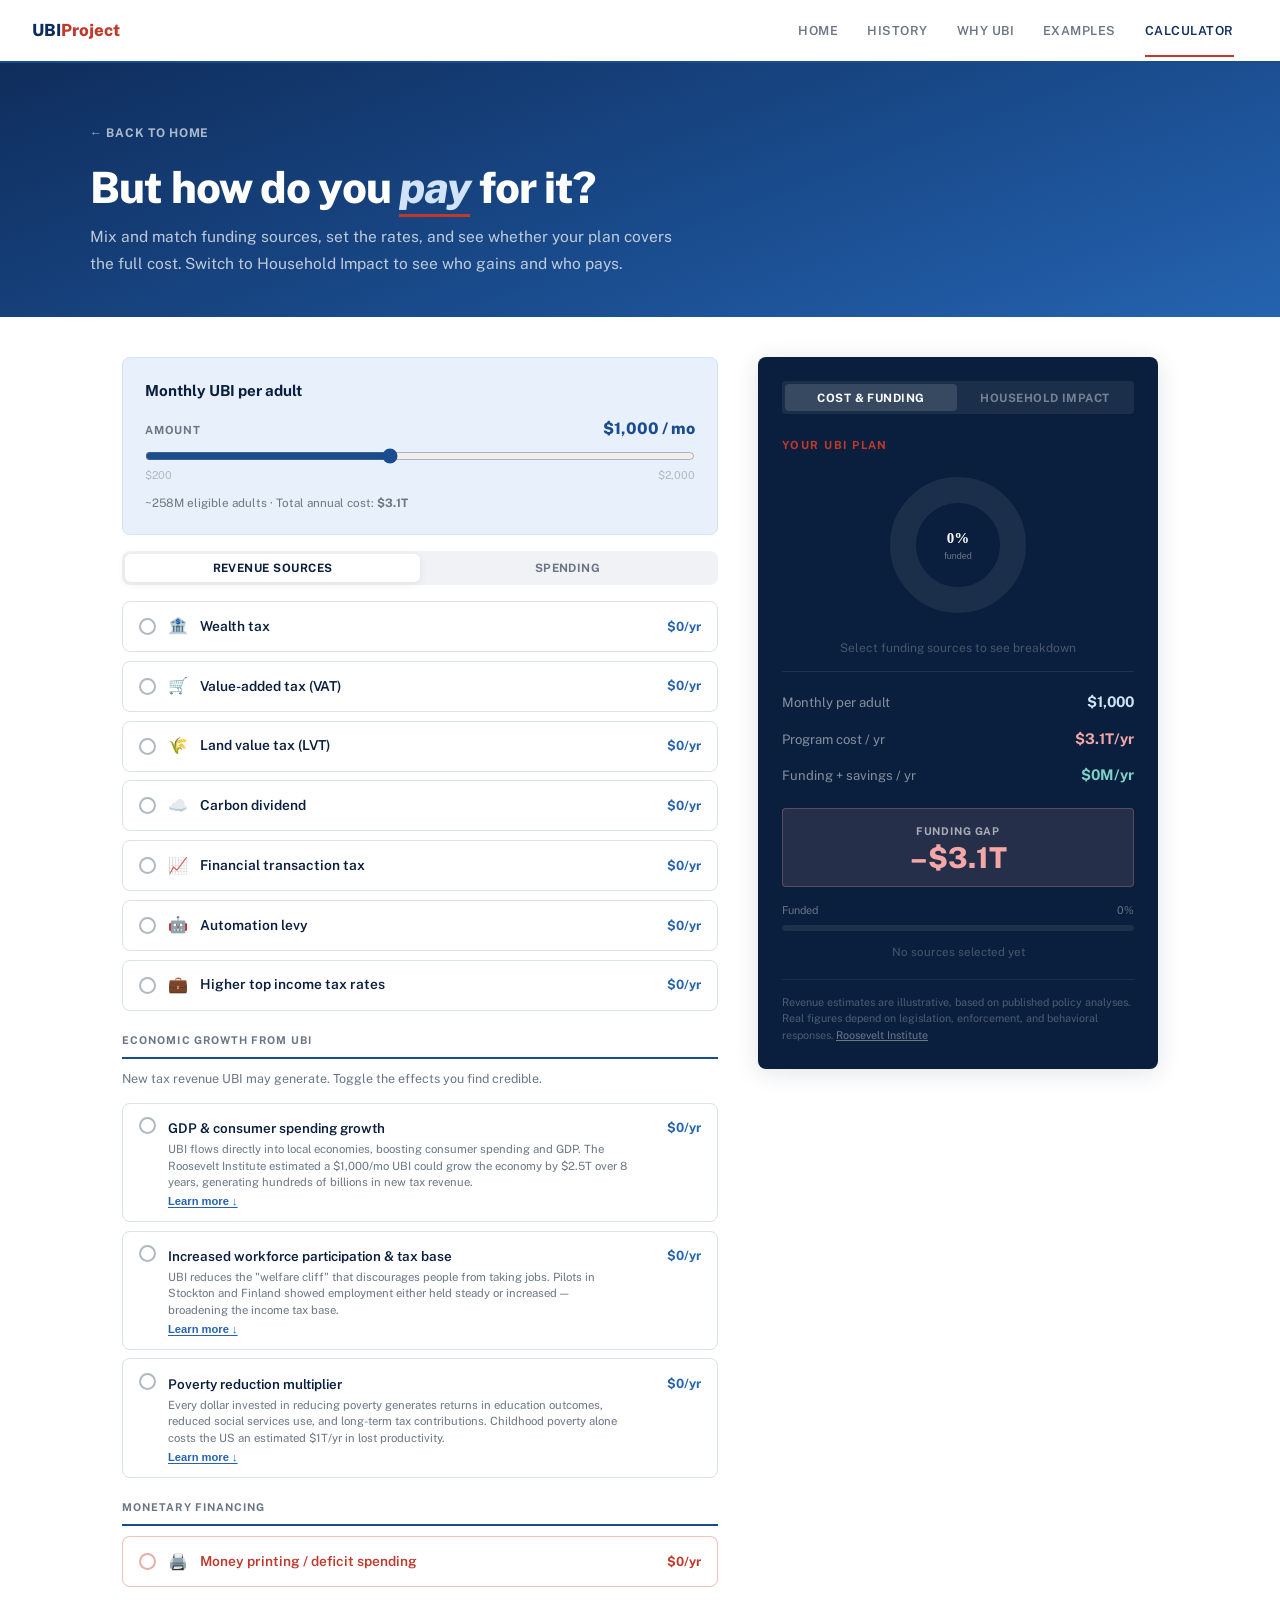
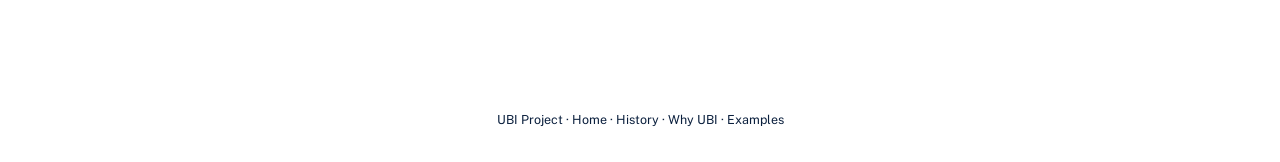
<file: calculator-classic.html>
<!DOCTYPE html>
<html lang="en">
<head>
<meta charset="UTF-8">
<meta name="viewport" content="width=device-width, initial-scale=1.0">
<title>UBI Funding Calculator — UBI Project</title>
<link rel="preconnect" href="https://fonts.googleapis.com">
<link rel="preconnect" href="https://fonts.gstatic.com" crossorigin>
<link href="https://fonts.googleapis.com/css2?family=Public+Sans:ital,wght@0,300;0,400;0,500;0,600;0,700;0,800;1,400;1,600&display=swap" rel="stylesheet">
<style>
:root {
  --white:#ffffff; --off-white:#f7f9fc; --blue-pale:#e8f0fb; --blue-light:#d0e3f8;
  --blue:#1a4d8f; --blue-mid:#2563b0; --blue-dark:#0f2d5c; --navy:#0a1f3d;
  --red:#c0392b; --red-hover:#a93226; --red-pale:#fdf1f0;
  --g1:#f0f2f5; --g2:#dde2ea; --g3:#b0b8c4; --g4:#6b7685; --g5:#3d4755;
  /* legacy aliases used by JS color refs in results panel */
  --teal:#1a6b5a; --teal-p:#e8f4f1;
  --rose:#b04a4a; --rose-p:#fdf1f0;
  --fd:"Public Sans","Helvetica Neue",Arial,sans-serif;
  --fb:"Public Sans","Helvetica Neue",Arial,sans-serif;
  --r:8px; --rs:4px;
  --sh:0 2px 10px rgba(10,31,61,0.07);
  --shm:0 4px 24px rgba(10,31,61,0.12);
}
*,*::before,*::after { box-sizing:border-box; margin:0; padding:0; }
html { scroll-behavior:smooth; }
body { font-family:var(--fd); background:var(--white); color:var(--navy); font-size:15px; line-height:1.7; }

/* ── NAV ── */
nav { position:sticky; top:0; z-index:100; background:rgba(255,255,255,0.97); backdrop-filter:blur(8px); border-bottom:2px solid var(--blue); padding:0 2rem; display:flex; align-items:center; }
.nav-brand { font-size:1.05rem; font-weight:800; color:var(--blue-dark); text-decoration:none; padding:1rem 0; margin-right:auto; }
.nav-brand span { color:var(--red); }
.nav-links { display:flex; list-style:none; }
.nav-links a { display:block; padding:1rem 0.9rem; font-size:0.78rem; font-weight:600; letter-spacing:0.04em; text-transform:uppercase; color:var(--g4); text-decoration:none; transition:color 0.18s; position:relative; }
.nav-links a::after { content:""; position:absolute; bottom:0; left:0.9rem; right:0.9rem; height:2px; background:var(--red); transform:scaleX(0); transition:transform 0.2s; }
.nav-links a:hover { color:var(--blue-dark); }
.nav-links a:hover::after, .nav-links a.active::after { transform:scaleX(1); }
.nav-links a.active { color:var(--blue-dark); }
.nav-hamburger { display:none; flex-direction:column; justify-content:center; align-items:center; gap:5px; width:40px; height:40px; background:none; border:none; cursor:pointer; border-radius:var(--rs); }
.nav-hamburger span { display:block; width:22px; height:2px; background:var(--navy); border-radius:2px; transition:transform 0.3s ease, opacity 0.3s ease, width 0.3s ease; transform-origin:center; }
nav.menu-open .nav-hamburger span:nth-child(1) { transform:translateY(7px) rotate(45deg); }
nav.menu-open .nav-hamburger span:nth-child(2) { opacity:0; width:0; }
nav.menu-open .nav-hamburger span:nth-child(3) { transform:translateY(-7px) rotate(-45deg); }
.nav-overlay { display:none; position:fixed; inset:0; background:rgba(10,31,61,0.4); z-index:98; backdrop-filter:blur(2px); }
nav.menu-open ~ .nav-overlay { display:block; }

/* ── PAGE HERO ── */
.page-hero { background:linear-gradient(160deg, var(--blue-dark) 0%, var(--blue) 60%, var(--blue-mid) 100%); padding:3.5rem 2rem 2.5rem; }
.page-hero-inner { max-width:1100px; margin:0 auto; }
.back-link { display:inline-flex; align-items:center; gap:0.35rem; font-size:0.75rem; font-weight:700; color:rgba(255,255,255,0.65); text-decoration:none; letter-spacing:0.06em; text-transform:uppercase; margin-bottom:1.25rem; transition:color 0.18s; }
.back-link:hover { color:#fff; }
.page-hero h1 { font-size:clamp(1.9rem,4vw,2.7rem); font-weight:800; line-height:1.15; color:#fff; max-width:700px; margin-bottom:0.65rem; letter-spacing:-0.02em; }
.page-hero h1 em { font-style:italic; color:var(--blue-light); border-bottom:3px solid var(--red); padding-bottom:1px; }
.page-hero p { color:rgba(255,255,255,0.72); font-size:0.97rem; max-width:600px; line-height:1.75; }

/* ── MAIN LAYOUT ── */
.page-body { max-width:1100px; margin:0 auto; padding:2.5rem 2rem 5rem; display:grid; grid-template-columns:1fr 400px; gap:2.5rem; align-items:start; }

/* ── TYPOGRAPHY UTILS ── */
.kicker { font-size:0.7rem; font-weight:700; letter-spacing:0.13em; text-transform:uppercase; color:var(--red); margin-bottom:0.3rem; display:block; }
a.src { color:var(--blue-mid); text-decoration:none; font-size:0.74rem; font-weight:600; white-space:nowrap; transition:color 0.15s; }
a.src:hover { color:var(--red); }
a.src::before { content:'['; font-weight:400; color:var(--g3); }
a.src::after  { content:']'; font-weight:400; color:var(--g3); }
input[type="range"] { width:100%; accent-color:var(--blue); cursor:pointer; display:block; }
.range-row { display:flex; justify-content:space-between; font-size:0.68rem; color:var(--g3); margin-top:0.15rem; }

/* ── UBI AMOUNT PANEL ── */
.ubi-panel { background:var(--blue-pale); border:1px solid var(--blue-light); border-radius:var(--r); padding:1.25rem 1.4rem; margin-bottom:1rem; }
.ubi-panel-title { font-size:0.95rem; font-weight:700; color:var(--navy); margin-bottom:0.7rem; }
.slider-header { display:flex; justify-content:space-between; align-items:baseline; margin-bottom:0.35rem; }
.slider-label { font-size:0.7rem; font-weight:700; letter-spacing:0.06em; text-transform:uppercase; color:var(--g4); }
.slider-current { font-size:1rem; font-weight:800; color:var(--blue); }
.ubi-meta { font-size:0.73rem; color:var(--g4); margin-top:0.55rem; }

/* ── SECTION HEADERS ── */
.ctrl-section-head { font-size:0.67rem; font-weight:700; letter-spacing:0.1em; text-transform:uppercase; color:var(--g4); padding:0.3rem 0 0.45rem; margin-top:0.9rem; border-bottom:2px solid var(--blue); margin-bottom:0.65rem; }

/* ── FUNDING SOURCE CARDS ── */
.fs-card { border:1.5px solid var(--g2); border-radius:var(--r); margin-bottom:0.55rem; background:var(--white); transition:border-color 0.18s, box-shadow 0.18s; overflow:hidden; }
.fs-card.active { border-color:var(--blue); box-shadow:0 0 0 3px rgba(26,77,143,0.08); }
.fs-header { display:flex; align-items:center; gap:0.75rem; padding:0.8rem 1rem; cursor:pointer; user-select:none; transition:background 0.15s; }
.fs-header:hover { background:var(--blue-pale); }
.fs-dot { width:17px; height:17px; border-radius:50%; border:2px solid var(--g3); background:var(--white); flex-shrink:0; display:flex; align-items:center; justify-content:center; transition:all 0.18s; }
.fs-card.active .fs-dot { background:var(--blue); border-color:var(--blue); }
.fs-dot::after { content:''; width:6px; height:6px; border-radius:50%; background:#fff; opacity:0; transition:opacity 0.15s; }
.fs-card.active .fs-dot::after { opacity:1; }
.fs-icon { font-size:1rem; flex-shrink:0; line-height:1; }
.fs-name { font-size:0.86rem; font-weight:600; color:var(--navy); flex:1; }
.fs-rev-badge { font-size:0.8rem; font-weight:700; color:var(--blue-mid); min-width:60px; text-align:right; flex-shrink:0; }
.fs-body { display:none; padding:0 1rem 0.9rem; border-top:1px solid var(--g2); }
.fs-card.active .fs-body { display:block; }
.fs-short-desc { font-size:0.78rem; color:var(--g4); margin-top:0.5rem; margin-bottom:0.45rem; line-height:1.55; }
.learn-more-btn { font-size:0.72rem; font-weight:700; color:var(--blue-mid); background:none; border:none; cursor:pointer; padding:0; text-decoration:underline; text-underline-offset:2px; transition:color 0.15s; }
.learn-more-btn:hover { color:var(--red); }
.learn-more-content { display:none; font-size:0.75rem; color:var(--g5); background:var(--blue-pale); border-radius:var(--rs); border-left:3px solid var(--blue-light); padding:0.65rem 0.8rem; margin:0.45rem 0 0.6rem; line-height:1.6; }
.learn-more-content.open { display:block; }
.fs-slider-section { margin-top:0.5rem; }
.fs-slider-header { display:flex; justify-content:space-between; align-items:baseline; margin-bottom:0.3rem; }
.fs-slider-label { font-size:0.68rem; font-weight:700; letter-spacing:0.05em; text-transform:uppercase; color:var(--g4); }
.fs-slider-val { font-size:0.88rem; font-weight:800; color:var(--blue); }

/* ── SPENDING TAB (pie + sliders) ── */
.sp-intro { font-size:0.78rem; color:var(--g4); margin-bottom:0.85rem; line-height:1.6; }
.sp-top { display:flex; align-items:center; gap:1.25rem; margin-bottom:1rem; }
.sp-pie-wrap { position:relative; width:220px; max-width:55%; flex-shrink:0; }
.sp-pie-wrap svg { display:block; width:100%; height:auto; overflow:visible; }
.sp-pie-wrap path { cursor:pointer; transition:opacity 0.15s; }
.sp-tt { position:absolute; pointer-events:none; background:var(--navy); color:#fff; font-size:0.72rem; font-weight:600; padding:0.35rem 0.55rem; border-radius:var(--rs); white-space:nowrap; transform:translate(-50%,-110%); opacity:0; transition:opacity 0.12s; z-index:5; }
.sp-summary { flex:1; min-width:0; }
.sp-sum-lbl { display:block; font-size:0.68rem; font-weight:700; letter-spacing:0.08em; text-transform:uppercase; color:var(--g4); }
.sp-sum-val { display:block; font-size:2rem; font-weight:800; color:var(--red); line-height:1.15; font-variant-numeric:tabular-nums; }
.sp-sum-sub { display:block; font-size:0.75rem; color:var(--g4); margin-bottom:0.6rem; }
.sp-reset { font:inherit; font-size:0.7rem; font-weight:700; letter-spacing:0.05em; text-transform:uppercase; padding:0.4rem 0.8rem; border-radius:var(--rs); border:1.5px solid var(--g3); background:var(--white); color:var(--g5); cursor:pointer; }
.sp-reset:hover { border-color:var(--blue); color:var(--blue); }
.sp-row { border:1.5px solid var(--g2); border-radius:var(--r); padding:0.6rem 0.85rem 0.55rem; margin-bottom:0.45rem; background:var(--white); transition:border-color 0.18s, background 0.18s; }
.sp-row.cut { border-color:var(--blue); background:var(--blue-pale); }
.sp-row-head { display:flex; align-items:center; gap:0.55rem; }
.sp-dot { width:12px; height:12px; border-radius:50%; flex-shrink:0; }
.sp-name { font-size:0.84rem; font-weight:600; color:var(--navy); flex:1; min-width:0; }
.sp-amt { font-size:0.82rem; font-weight:700; color:var(--navy); font-variant-numeric:tabular-nums; }
.sp-share { font-size:0.72rem; color:var(--g4); min-width:42px; text-align:right; font-variant-numeric:tabular-nums; }
.sp-row input[type=range] { margin-top:0.35rem; }
.sp-row-foot { display:flex; justify-content:space-between; font-size:0.7rem; color:var(--g4); margin-top:0.1rem; font-variant-numeric:tabular-nums; }
.sp-row-foot strong { color:var(--red); font-weight:700; }
.sp-locked { font-size:0.7rem; color:var(--g4); margin-top:0.2rem; padding-left:calc(12px + 0.55rem); }
.sp-source { font-size:0.7rem; color:var(--g4); line-height:1.55; margin-top:0.7rem; }
.sp-source a { color:var(--blue-mid); }

/* ── CTRL TABS (left column) ── */
.ctrl-tabs { display:flex; gap:0; background:var(--g1); border-radius:var(--r); padding:3px; margin-bottom:1rem; }
.ctrl-tab {
  flex:1; text-align:center; padding:0.45rem 0.5rem;
  font-size:0.72rem; font-weight:700; letter-spacing:0.04em; text-transform:uppercase;
  border-radius:6px; cursor:pointer; color:var(--g4);
  transition:all 0.18s; border:none; background:transparent; font-family:var(--fd);
}
.ctrl-tab.active { background:var(--white); color:var(--navy); box-shadow:var(--sh); }
.ctrl-tab:hover:not(.active) { color:var(--navy); }
.ctrl-pane { display:none; }
.ctrl-pane.active { display:block; }

/* ── SAVINGS ITEM ── */
.savings-item {
  display:flex; align-items:flex-start; gap:0.75rem;
  padding:0.85rem 1rem; border:1.5px solid var(--g2);
  border-radius:var(--r); margin-bottom:0.55rem;
  background:var(--white); transition:border-color 0.18s, background 0.18s;
  cursor:pointer; user-select:none;
}
.savings-item:hover { background:var(--blue-pale); }
.savings-item.active { border-color:var(--blue); background:var(--blue-pale); }
.savings-item.active .fs-dot { background:var(--blue); border-color:var(--blue); }
.savings-item.active .fs-dot::after { opacity:1; }
.savings-info { flex:1; min-width:0; }
.savings-name { font-size:0.84rem; font-weight:600; color:var(--navy); display:block; }
.savings-sub  { font-size:0.71rem; color:var(--g4); display:block; margin-top:0.05rem; line-height:1.45; }
.savings-amt  { font-size:0.8rem; font-weight:700; color:var(--blue-mid); flex-shrink:0; min-width:60px; text-align:right; }
.savings-lm-btn { font-size:0.7rem; font-weight:700; color:var(--blue-mid); background:none; border:none; cursor:pointer; padding:0.3rem 0 0; text-decoration:underline; text-underline-offset:2px; display:block; transition:color 0.15s; }
.savings-lm-btn:hover { color:var(--red); }
.savings-lm-content { display:none; font-size:0.74rem; color:var(--g5); background:var(--blue-pale); border-radius:var(--rs); border-left:3px solid var(--blue-light); padding:0.6rem 0.75rem; margin-top:0.45rem; line-height:1.6; }
.savings-lm-content.open { display:block; }

/* ── MONETARY FINANCING (moved inside Revenue tab) ── */
.monetary-section { margin-top:1rem; }
.print-card { border:1.5px solid rgba(192,57,43,0.3); border-radius:var(--r); margin-bottom:0.55rem; background:var(--white); overflow:hidden; transition:border-color 0.2s, box-shadow 0.2s; }
.print-card.active { border-color:var(--red); box-shadow:0 0 0 3px rgba(192,57,43,0.08); background:var(--red-pale); }
.print-card .fs-header:hover { background:rgba(192,57,43,0.05); }
.print-card .fs-dot { border-color:rgba(192,57,43,0.4); }
.print-card.active .fs-dot { background:var(--red); border-color:var(--red); }
.print-card .fs-name { color:var(--red); }
.print-card .fs-rev-badge { color:var(--red); }
.infl-block { display:none; margin:0 1rem 0.9rem; padding:0.75rem 0.85rem; background:rgba(192,57,43,0.06); border-left:3px solid var(--red); border-radius:0 var(--rs) var(--rs) 0; }
.print-card.active .infl-block { display:block; }
.infl-pct { font-size:1.5rem; font-weight:800; color:var(--red); display:block; line-height:1; margin-bottom:0.2rem; }
.infl-note { font-size:0.72rem; color:var(--red); opacity:0.8; line-height:1.5; display:block; margin-bottom:0.7rem; }
.print-slider-header { display:flex; justify-content:space-between; margin-bottom:0.3rem; }
.print-slider-label { font-size:0.67rem; font-weight:700; letter-spacing:0.05em; text-transform:uppercase; color:rgba(192,57,43,0.7); }
.print-slider-val { font-size:0.86rem; font-weight:800; color:var(--red); }
.print-warning { font-size:0.7rem; color:rgba(192,57,43,0.65); margin-top:0.5rem; line-height:1.5; }

/* ── RESULTS STICKY PANEL ── */
#results-col { position:sticky; top:5.5rem; align-self:start; }
.results-panel {
  background:var(--navy); color:#fff; border-radius:var(--r);
  padding:1.5rem 1.5rem 1.6rem; box-shadow:var(--shm);
  max-height:calc(100vh - 7rem);
  overflow-y:auto;
  scrollbar-width:thin;
  scrollbar-color:rgba(255,255,255,0.12) transparent;
}
.results-panel::-webkit-scrollbar { width:4px; }
.results-panel::-webkit-scrollbar-thumb { background:rgba(255,255,255,0.12); border-radius:2px; }
.results-panel::-webkit-scrollbar-track { background:transparent; }

/* ── VIEW TABS ── */
.view-tabs { display:flex; gap:2px; background:rgba(255,255,255,0.07); border-radius:var(--rs); padding:3px; margin-bottom:1.4rem; }
.view-tab { flex:1; text-align:center; padding:0.4rem; font-size:0.72rem; font-weight:700; letter-spacing:0.04em; text-transform:uppercase; border-radius:4px; cursor:pointer; color:rgba(255,255,255,0.4); transition:all 0.2s; border:none; background:transparent; font-family:var(--fd); }
.view-tab.active { background:rgba(255,255,255,0.12); color:#fff; }

/* ── COST & FUNDING VIEW ── */
.view-pane { display:none; }
.view-pane.active { display:block; }

/* PIE CHART */
.pie-wrap { position:relative; width:170px; height:170px; margin:0 auto 0.5rem; }
.pie-wrap svg { width:100%; height:100%; overflow:visible; }
.pie-tooltip { position:absolute; background:rgba(255,255,255,0.97); color:var(--navy); border-radius:var(--rs); padding:0.4rem 0.65rem; font-size:0.73rem; font-weight:700; pointer-events:none; white-space:nowrap; opacity:0; transition:opacity 0.12s; z-index:20; transform:translate(-50%,-110%); box-shadow:var(--shm); }
.pie-empty-hint { text-align:center; font-size:0.75rem; color:rgba(255,255,255,0.25); margin-top:0.5rem; margin-bottom:0.25rem; }

/* RESULTS ROWS */
.r-divider { height:1px; background:rgba(255,255,255,0.08); margin:0.75rem 0; }
.r-row { display:flex; justify-content:space-between; align-items:baseline; padding:0.35rem 0; font-size:0.82rem; }
.r-lbl { color:rgba(255,255,255,0.5); }
.r-val { font-weight:700; font-size:0.92rem; }
.c-pos { color:#7dd3c8; }
.c-neg { color:#f4a7a7; }
.c-neu { color:var(--blue-light); }

.balance-box { margin-top:0.9rem; border-radius:var(--rs); padding:0.85rem 1rem; text-align:center; }
.balance-lbl { font-size:0.67rem; font-weight:700; letter-spacing:0.08em; text-transform:uppercase; opacity:0.6; margin-bottom:0.2rem; }
.balance-val { font-size:1.8rem; font-weight:800; line-height:1; }
.b-gap { background:rgba(244,167,167,0.12); border:1px solid rgba(244,167,167,0.25); }
.b-gap .balance-val { color:#f4a7a7; }
.b-ok  { background:rgba(125,211,200,0.12); border:1px solid rgba(125,211,200,0.25); }
.b-ok  .balance-val { color:#7dd3c8; }

.fund-bar-wrap { margin-top:0.9rem; }
.fund-bar-header { display:flex; justify-content:space-between; font-size:0.68rem; color:rgba(255,255,255,0.38); margin-bottom:0.3rem; }
.fund-bar-track { height:6px; background:rgba(255,255,255,0.08); border-radius:3px; overflow:hidden; }
.fund-bar-fill { height:100%; border-radius:3px; background:linear-gradient(90deg, var(--blue-mid), var(--blue-light)); transition:width 0.4s cubic-bezier(0.4,0,0.2,1); }

.sb-list { margin-top:0.8rem; }
.sb-row { display:flex; align-items:center; gap:0.45rem; padding:0.22rem 0; font-size:0.74rem; }
.sb-dot { width:7px; height:7px; border-radius:50%; flex-shrink:0; }
.sb-name { flex:1; color:rgba(255,255,255,0.55); }
.sb-val { font-weight:700; color:rgba(255,255,255,0.88); }
.sb-pct { font-size:0.65rem; color:rgba(255,255,255,0.35); min-width:28px; text-align:right; }

.r-note { margin-top:1rem; font-size:0.67rem; color:rgba(255,255,255,0.28); line-height:1.55; border-top:1px solid rgba(255,255,255,0.07); padding-top:0.85rem; }
.r-note a { color:rgba(255,255,255,0.4); }

/* ── HOUSEHOLD IMPACT VIEW ── */
.hi-select-group { margin-bottom:0.75rem; }
.hi-select-group label { font-size:0.67rem; font-weight:700; letter-spacing:0.08em; text-transform:uppercase; color:rgba(255,255,255,0.45); display:block; margin-bottom:0.3rem; }
.hi-select { width:100%; background:rgba(255,255,255,0.07); border:1px solid rgba(255,255,255,0.12); border-radius:var(--rs); padding:0.45rem 0.65rem; color:#fff; font-family:var(--fd); font-size:0.84rem; cursor:pointer; appearance:none; }
.hi-select option { background:var(--navy); }

.hi-stats-grid { display:grid; grid-template-columns:1fr 1fr; gap:0.5rem; margin:0.8rem 0; }
.hi-stat { background:rgba(255,255,255,0.05); border-radius:var(--rs); padding:0.7rem 0.8rem; text-align:center; }
.hi-stat-val { font-size:1.35rem; font-weight:800; display:block; line-height:1; margin-bottom:0.2rem; }
.hi-stat-lbl { font-size:0.67rem; color:rgba(255,255,255,0.4); letter-spacing:0.02em; }

.hi-net-box { background:rgba(255,255,255,0.05); border-radius:var(--rs); padding:0.9rem; text-align:center; margin-bottom:0.85rem; }
.hi-net-val { font-size:2rem; font-weight:800; line-height:1; display:block; }
.hi-net-lbl { font-size:0.69rem; color:rgba(255,255,255,0.4); margin-top:0.25rem; }

.ig-section-lbl { font-size:0.66rem; font-weight:700; letter-spacing:0.09em; text-transform:uppercase; color:rgba(255,255,255,0.35); margin-bottom:0.5rem; }
.ig-table { width:100%; border-collapse:collapse; font-size:0.71rem; }
.ig-table th { font-weight:700; text-align:left; padding:0.25rem 0.3rem; color:rgba(255,255,255,0.35); border-bottom:1px solid rgba(255,255,255,0.08); font-size:0.64rem; letter-spacing:0.05em; text-transform:uppercase; }
.ig-table td { padding:0.3rem 0.3rem; color:rgba(255,255,255,0.7); border-bottom:1px solid rgba(255,255,255,0.05); vertical-align:middle; }
.ig-table tr:last-child td { border-bottom:none; }
.ig-bar { height:4px; border-radius:2px; background:rgba(255,255,255,0.08); overflow:hidden; width:44px; }
.ig-bar-fill { height:100%; border-radius:2px; }
.hi-note { font-size:0.66rem; color:rgba(255,255,255,0.25); line-height:1.55; border-top:1px solid rgba(255,255,255,0.07); padding-top:0.8rem; margin-top:0.8rem; }

/* ── RESPONSIVE ── */
@media(max-width:900px) {
  nav { padding:0 1.25rem; }
  .nav-hamburger { display:flex; }
  .nav-links { display:flex; flex-direction:column; position:fixed; top:0; right:0; width:min(300px,88vw); height:100vh; background:var(--white); border-left:1px solid var(--g2); padding:5rem 0 2rem; transform:translateX(100%); transition:transform 0.32s cubic-bezier(0.4,0,0.2,1); overflow-y:auto; z-index:99; list-style:none; }
  nav.menu-open .nav-links { transform:translateX(0); }
  .nav-links li { border-bottom:1px solid var(--g2); }
  .nav-links a { padding:0.9rem 1.5rem; font-size:0.9rem; display:flex; justify-content:space-between; }
  .nav-links a::after { display:none; }
  .nav-links a:hover { background:var(--blue-pale); }
  .page-body { grid-template-columns:1fr; padding:1.75rem 1.25rem 4rem; gap:1.75rem; }
  #results-col { position:static; top:auto; align-self:auto; order:-1; }
  .results-panel { max-height:none; overflow-y:visible; }
}
</style>
</head>
<body>

<!-- NAV -->
<nav id="main-nav">
  <a class="nav-brand" href="index.html">UBI<span>Project</span></a>
  <ul class="nav-links" id="nav-links">
    <li><a href="index.html" onclick="closeMenu()">Home</a></li>
    <li><a href="history.html" onclick="closeMenu()">History</a></li>
    <li><a href="why-ubi.html" onclick="closeMenu()">Why UBI</a></li>
    <li><a href="examples.html" onclick="closeMenu()">Examples</a></li>
    <li><a href="calculator.html" class="active" onclick="closeMenu()">Calculator</a></li>
  </ul>
  <button class="nav-hamburger" id="nav-hamburger" aria-label="Toggle menu" aria-expanded="false" onclick="toggleMenu()">
    <span></span><span></span><span></span>
  </button>
</nav>
<div class="nav-overlay" id="nav-overlay" onclick="closeMenu()"></div>

<!-- HERO -->
<div class="page-hero">
  <div class="page-hero-inner">
    <a class="back-link" href="index.html">← Back to home</a>
    <h1>But how do you <em>pay</em> for it?</h1>
    <p>Mix and match funding sources, set the rates, and see whether your plan covers the full cost. Switch to Household Impact to see who gains and who pays.</p>
  </div>
</div>

<!-- MAIN -->
<div class="page-body">

  <!-- ═══ LEFT: CONTROLS ═══ -->
  <div id="controls-col">

    <!-- UBI AMOUNT -->
    <div class="ubi-panel">
      <div class="ubi-panel-title">Monthly UBI per adult</div>
      <div class="slider-header">
        <span class="slider-label">Amount</span>
        <span class="slider-current" id="ubi-display">$1,000 / mo</span>
      </div>
      <input type="range" id="ubi-slider" min="200" max="2000" step="50" value="1000">
      <div class="range-row"><span>$200</span><span>$2,000</span></div>
      <div class="ubi-meta">~258M eligible adults · Total annual cost: <strong id="ubi-total-cost">$3.1T</strong></div>
    </div>

    <!-- SOURCE TABS -->
    <div class="ctrl-tabs">
      <button class="ctrl-tab active" onclick="switchSrcTab('revenue',this)">Revenue Sources</button>
      <button class="ctrl-tab" onclick="switchSrcTab('spending',this)">Spending</button>
    </div>

    <!-- ── TAB: REVENUE SOURCES ── -->
    <div class="ctrl-pane active" id="sp-revenue">

      <!-- WEALTH TAX -->
      <div class="fs-card" id="fc-wealth">
        <div class="fs-header" onclick="toggleFS('wealth')">
          <div class="fs-dot"></div>
          <span class="fs-icon">🏦</span>
          <span class="fs-name">Wealth tax</span>
          <span class="fs-rev-badge" id="rev-wealth">$0/yr</span>
        </div>
        <div class="fs-body">
          <p class="fs-short-desc">Annual tax on net assets above $50M.</p>
          <button class="learn-more-btn" onclick="lm('lm-wealth',this)">Learn more ↓</button>
          <div class="learn-more-content" id="lm-wealth">Elizabeth Warren's proposed 2% on wealth above $50M / 3% above $1B was estimated to raise ~$200B/yr. Critics cite capital flight risk and valuation difficulty for illiquid assets. <a href="https://rooseveltinstitute.org/publications/modeling-the-macroeconomic-effects-of-a-universal-basic-income/" target="_blank" rel="noopener" class="src">Roosevelt Inst.</a></div>
          <div class="fs-slider-section">
            <div class="fs-slider-header"><span class="fs-slider-label">Rate on assets &gt;$50M</span><span class="fs-slider-val" id="sv-wealth">2%</span></div>
            <input type="range" id="sr-wealth" min="0.5" max="5" step="0.5" value="2">
            <div class="range-row"><span>0.5%</span><span>5%</span></div>
          </div>
        </div>
      </div>

      <!-- VAT -->
      <div class="fs-card" id="fc-vat">
        <div class="fs-header" onclick="toggleFS('vat')">
          <div class="fs-dot"></div>
          <span class="fs-icon">🛒</span>
          <span class="fs-name">Value-added tax (VAT)</span>
          <span class="fs-rev-badge" id="rev-vat">$0/yr</span>
        </div>
        <div class="fs-body">
          <p class="fs-short-desc">Consumption tax applied at each production stage. Used by most developed nations.</p>
          <button class="learn-more-btn" onclick="lm('lm-vat',this)">Learn more ↓</button>
          <div class="learn-more-content" id="lm-vat">A 10% VAT on the ~$18T US consumption base raises ~$950B/yr after exemptions. Regressive on its own — but UBI fully offsets this for anyone below median income. <a href="https://2020.yang2020.com/policies/the-freedom-dividend/" target="_blank" rel="noopener" class="src">Yang2020</a></div>
          <div class="fs-slider-section">
            <div class="fs-slider-header"><span class="fs-slider-label">VAT rate</span><span class="fs-slider-val" id="sv-vat">10%</span></div>
            <input type="range" id="sr-vat" min="1" max="20" step="1" value="10">
            <div class="range-row"><span>1%</span><span>20%</span></div>
          </div>
        </div>
      </div>

      <!-- LAND VALUE TAX -->
      <div class="fs-card" id="fc-lvt">
        <div class="fs-header" onclick="toggleFS('lvt')">
          <div class="fs-dot"></div>
          <span class="fs-icon">🌾</span>
          <span class="fs-name">Land value tax (LVT)</span>
          <span class="fs-rev-badge" id="rev-lvt">$0/yr</span>
        </div>
        <div class="fs-body">
          <p class="fs-short-desc">Tax on the unimproved value of land — not buildings. Championed by Thomas Paine and Henry George.</p>
          <button class="learn-more-btn" onclick="lm('lm-lvt',this)">Learn more ↓</button>
          <div class="learn-more-content" id="lm-lvt">Total US land value is ~$23 trillion. An LVT taxes location value created by society and infrastructure, not the owner's effort. One of the most efficient taxes known to economics. <a href="https://www.ssa.gov/history/paine4.html" target="_blank" rel="noopener" class="src">Paine, SSA archive</a></div>
          <div class="fs-slider-section">
            <div class="fs-slider-header"><span class="fs-slider-label">Annual rate on land value</span><span class="fs-slider-val" id="sv-lvt">1%</span></div>
            <input type="range" id="sr-lvt" min="0.5" max="5" step="0.5" value="1">
            <div class="range-row"><span>0.5%</span><span>5%</span></div>
          </div>
        </div>
      </div>

      <!-- CARBON DIVIDEND -->
      <div class="fs-card" id="fc-carbon">
        <div class="fs-header" onclick="toggleFS('carbon')">
          <div class="fs-dot"></div>
          <span class="fs-icon">☁️</span>
          <span class="fs-name">Carbon dividend</span>
          <span class="fs-rev-badge" id="rev-carbon">$0/yr</span>
        </div>
        <div class="fs-body">
          <p class="fs-short-desc">Fee on fossil fuel emissions returned as equal cash dividends to all citizens.</p>
          <button class="learn-more-btn" onclick="lm('lm-carbon',this)">Learn more ↓</button>
          <div class="learn-more-content" id="lm-carbon">The Climate Leadership Council proposes $40–$100/ton, returning all proceeds as citizen dividends. Alaska's oil fund is the working model. Revenue declines as emissions fall. <a href="https://www.clcouncil.org/our-plan/" target="_blank" rel="noopener" class="src">CLC</a></div>
          <div class="fs-slider-section">
            <div class="fs-slider-header"><span class="fs-slider-label">Price per ton CO₂</span><span class="fs-slider-val" id="sv-carbon">$50/ton</span></div>
            <input type="range" id="sr-carbon" min="20" max="150" step="10" value="50">
            <div class="range-row"><span>$20</span><span>$150</span></div>
          </div>
        </div>
      </div>

      <!-- FINANCIAL TRANSACTION TAX -->
      <div class="fs-card" id="fc-ftt">
        <div class="fs-header" onclick="toggleFS('ftt')">
          <div class="fs-dot"></div>
          <span class="fs-icon">📈</span>
          <span class="fs-name">Financial transaction tax</span>
          <span class="fs-rev-badge" id="rev-ftt">$0/yr</span>
        </div>
        <div class="fs-body">
          <p class="fs-short-desc">Small tax on stock, bond, and derivative trades. Primarily paid by high-frequency traders.</p>
          <button class="learn-more-btn" onclick="lm('lm-ftt',this)">Learn more ↓</button>
          <div class="learn-more-content" id="lm-ftt">The CBO estimates a 0.1% rate raises ~$78B/yr on ~$100T in annual US financial transactions. <a href="https://www.cbo.gov/publication/56182" target="_blank" rel="noopener" class="src">CBO</a></div>
          <div class="fs-slider-section">
            <div class="fs-slider-header"><span class="fs-slider-label">Rate on transactions</span><span class="fs-slider-val" id="sv-ftt">0.1%</span></div>
            <input type="range" id="sr-ftt" min="0.05" max="0.5" step="0.05" value="0.1">
            <div class="range-row"><span>0.05%</span><span>0.5%</span></div>
          </div>
        </div>
      </div>

      <!-- AUTOMATION LEVY -->
      <div class="fs-card" id="fc-auto">
        <div class="fs-header" onclick="toggleFS('auto')">
          <div class="fs-dot"></div>
          <span class="fs-icon">🤖</span>
          <span class="fs-name">Automation levy</span>
          <span class="fs-rev-badge" id="rev-auto">$0/yr</span>
        </div>
        <div class="fs-body">
          <p class="fs-short-desc">Tax on companies replacing workers with automation. Proposed by Bill Gates.</p>
          <button class="learn-more-btn" onclick="lm('lm-auto',this)">Learn more ↓</button>
          <div class="learn-more-content" id="lm-auto">Companies profiting from displacement pay for the safety net beneath displaced workers. Estimated ~$1.5T in automated labor substitution value annually. Key challenge is defining "automated displacement." <a href="https://www.quartz.com/911968/bill-gates-the-robot-that-takes-your-job-should-pay-taxes/" target="_blank" rel="noopener" class="src">Quartz/Gates</a></div>
          <div class="fs-slider-section">
            <div class="fs-slider-header"><span class="fs-slider-label">Levy rate</span><span class="fs-slider-val" id="sv-auto">10%</span></div>
            <input type="range" id="sr-auto" min="5" max="30" step="5" value="10">
            <div class="range-row"><span>5%</span><span>30%</span></div>
          </div>
        </div>
      </div>

      <!-- TOP INCOME TAX -->
      <div class="fs-card" id="fc-income">
        <div class="fs-header" onclick="toggleFS('income')">
          <div class="fs-dot"></div>
          <span class="fs-icon">💼</span>
          <span class="fs-name">Higher top income tax rates</span>
          <span class="fs-rev-badge" id="rev-income">$0/yr</span>
        </div>
        <div class="fs-body">
          <p class="fs-short-desc">Raise marginal rates on incomes above $400K. The US top rate was 91% in the 1950s.</p>
          <button class="learn-more-btn" onclick="lm('lm-income',this)">Learn more ↓</button>
          <div class="learn-more-content" id="lm-income">Each point above the current 37% top rate raises ~$15–20B/yr. The top rate was 91% through 1963, 70% through 1980. <a href="https://www.taxpolicycenter.org/" target="_blank" rel="noopener" class="src">Tax Policy Center</a></div>
          <div class="fs-slider-section">
            <div class="fs-slider-header"><span class="fs-slider-label">Top marginal rate (income &gt;$400K)</span><span class="fs-slider-val" id="sv-income">45%</span></div>
            <input type="range" id="sr-income" min="37" max="99" step="1" value="45">
            <div class="range-row"><span>37% (current)</span><span>99%</span></div>
          </div>
        </div>
      </div>

      <!-- GROWTH EFFECTS (moved from the old Savings tab) -->
      <div class="ctrl-section-head" style="margin-top:1rem;">Economic growth from UBI</div>
      <p class="sp-intro">New tax revenue UBI may generate. Toggle the effects you find credible.</p>
      <div class="savings-item" id="sv-gdp" onclick="toggleSav('gdp')">
        <div class="fs-dot"></div>
        <div class="savings-info">
          <span class="savings-name">GDP &amp; consumer spending growth</span>
          <span class="savings-sub">UBI flows directly into local economies, boosting consumer spending and GDP. The Roosevelt Institute estimated a $1,000/mo UBI could grow the economy by $2.5T over 8 years, generating hundreds of billions in new tax revenue.</span>
          <button class="savings-lm-btn" onclick="lmSav(event,'slm-gdp',this)">Learn more ↓</button>
          <div class="savings-lm-content" id="slm-gdp">A 2017 Roosevelt Institute macroeconomic model found a fully-funded UBI of $1,000/month would increase GDP by 12.56% — roughly $2.5T — over 8 years. Even conservative estimates project meaningful multiplier effects, as low-income recipients spend virtually all of a UBI on goods and services in their local communities. <a href="https://rooseveltinstitute.org/publications/modeling-the-macroeconomic-effects-of-a-universal-basic-income/" target="_blank" rel="noopener" class="src">Roosevelt Institute</a></div>
        </div>
        <span class="savings-amt" id="srev-gdp">$0/yr</span>
      </div>

      <div class="savings-item" id="sv-work" onclick="toggleSav('work')">
        <div class="fs-dot"></div>
        <div class="savings-info">
          <span class="savings-name">Increased workforce participation &amp; tax base</span>
          <span class="savings-sub">UBI reduces the "welfare cliff" that discourages people from taking jobs. Pilots in Stockton and Finland showed employment either held steady or increased — broadening the income tax base.</span>
          <button class="savings-lm-btn" onclick="lmSav(event,'slm-work',this)">Learn more ↓</button>
          <div class="savings-lm-content" id="slm-work">In Stockton, full-time employment among recipients doubled from 28% to 40%. Finland's pilot showed no reduction in employment. More workers earning income means more income tax and payroll tax revenue, partially offsetting the gross cost of the program. A 1% increase in labor force participation generates roughly $50–100B in additional tax revenues annually. <a href="https://www.stocktondemonstration.org/" target="_blank" rel="noopener" class="src">SEED</a></div>
        </div>
        <span class="savings-amt" id="srev-work">$0/yr</span>
      </div>

      <div class="savings-item" id="sv-poverty" onclick="toggleSav('poverty')">
        <div class="fs-dot"></div>
        <div class="savings-info">
          <span class="savings-name">Poverty reduction multiplier</span>
          <span class="savings-sub">Every dollar invested in reducing poverty generates returns in education outcomes, reduced social services use, and long-term tax contributions. Childhood poverty alone costs the US an estimated $1T/yr in lost productivity.</span>
          <button class="savings-lm-btn" onclick="lmSav(event,'slm-poverty',this)">Learn more ↓</button>
          <div class="savings-lm-content" id="slm-poverty">A 2018 Child Trends analysis estimated the annual cost of childhood poverty at $1.03 trillion — through reduced adult earnings, increased crime, and higher health spending. Eliminating child poverty through a UBI floor would generate long-run fiscal savings that dwarf the short-run cost. <a href="https://www.childtrends.org/publications/reducing-child-poverty-in-the-us" target="_blank" rel="noopener" class="src">Child Trends</a></div>
        </div>
        <span class="savings-amt" id="srev-poverty">$0/yr</span>
      </div>

      <!-- DEFICIT SPENDING (at bottom of Revenue tab) -->
      <div class="ctrl-section-head" style="margin-top:1rem;">Monetary financing</div>
      <div class="print-card" id="fc-print">
        <div class="fs-header" onclick="toggleFS('print')">
          <div class="fs-dot"></div>
          <span class="fs-icon">🖨️</span>
          <span class="fs-name">Money printing / deficit spending</span>
          <span class="fs-rev-badge" id="rev-print">$0/yr</span>
        </div>
        <div class="infl-block" id="infl-block">
          <span class="infl-pct" id="infl-pct">~1.1% additional inflation</span>
          <span class="infl-note">Estimated additional annual inflation from unfunded monetary expansion at this scale.</span>
          <div class="print-slider-header">
            <span class="print-slider-label">Amount financed</span>
            <span class="print-slider-val" id="sv-print">$500B/yr</span>
          </div>
          <input type="range" id="sr-print" min="100" max="3000" step="100" value="500">
          <div class="range-row"><span>$100B</span><span>$3T</span></div>
          <p class="print-warning">⚠️ Most serious UBI proposals do not rely on monetary expansion. Shown here for completeness — redistributive UBI funded by taxes does not cause inflation; money creation does.</p>
        </div>
      </div>

    </div><!-- /sp-revenue -->

    <!-- ── TAB: SPENDING ──
         One pie = all federal spending. Each slider redirects part of a
         category to UBI; the red slice shows the total redirected.
         Data lives in SPENDING_DATA in the script below. -->
    <div class="ctrl-pane" id="sp-spending">
      <p class="sp-intro">The federal government spent <strong id="sp-total-txt">$7.4T</strong> in <span id="sp-fy-txt">FY 2026</span>. Each slice is one part of that budget. Slide to redirect some of it to UBI — the red slice grows as you do.</p>

      <div class="sp-top">
        <div class="sp-pie-wrap" id="sp-pie-wrap">
          <svg id="sp-pie" viewBox="0 0 220 220" role="img" aria-label="Pie chart of federal spending by category"></svg>
          <div class="sp-tt" id="sp-tt"></div>
        </div>
        <div class="sp-summary">
          <span class="sp-sum-lbl">Redirected to UBI</span>
          <span class="sp-sum-val" id="sp-freed" aria-live="polite">$0</span>
          <span class="sp-sum-sub" id="sp-freed-sub">0% of federal spending</span>
          <button type="button" class="sp-reset" onclick="resetSpending()">Reset sliders</button>
        </div>
      </div>

      <div id="sp-list"></div>

      <!-- COST SAVINGS (moved from the old Savings tab) -->
      <div class="ctrl-section-head" style="margin-top:1rem;">Savings from UBI</div>
      <p class="sp-intro">Government costs UBI may reduce. Toggle the effects you find credible.</p>
      <div class="savings-item" id="sv-health" onclick="toggleSav('health')">
        <div class="fs-dot"></div>
        <div class="savings-info">
          <span class="savings-name">Reduced healthcare costs</span>
          <span class="savings-sub">Financial stress is a leading driver of poor health outcomes. UBI pilots consistently show reduced hospitalizations, fewer ER visits, and lower rates of chronic illness — generating measurable government healthcare savings.</span>
          <button class="savings-lm-btn" onclick="lmSav(event,'slm-health',this)">Learn more ↓</button>
          <div class="savings-lm-content" id="slm-health">Manitoba's Mincome experiment found hospitalization rates fell 8.5% during the pilot. The Stockton SEED study showed significant improvements in mental health. If UBI reduces US healthcare utilization by even 2–3%, the savings to Medicare, Medicaid, and employer-sponsored insurance would be substantial. Estimated at ~$100–200B/yr under conservative assumptions. <a href="https://utppublishing.com/doi/10.3138/cpp.37.3.283" target="_blank" rel="noopener" class="src">Forget (2011)</a></div>
        </div>
        <span class="savings-amt" id="srev-health">$0/yr</span>
      </div>

      <div class="savings-item" id="sv-crime" onclick="toggleSav('crime')">
        <div class="fs-dot"></div>
        <div class="savings-info">
          <span class="savings-name">Reduced crime &amp; incarceration costs</span>
          <span class="savings-sub">Poverty is a primary driver of crime. The US spends ~$80B/yr incarcerating 2.3 million people. UBI addresses the economic desperation at the root of most property crime and drug offenses.</span>
          <button class="savings-lm-btn" onclick="lmSav(event,'slm-crime',this)">Learn more ↓</button>
          <div class="savings-lm-content" id="slm-crime">The US spends approximately $35,000–$60,000 per prisoner per year. Studies on cash transfer programs consistently show reductions in property crime. A conservative 5% reduction in incarceration costs would save ~$4B/yr directly, plus additional costs in police, courts, and social services. <a href="https://www.vera.org/publications/price-of-prisons-2015-state-spending-trends" target="_blank" rel="noopener" class="src">Vera Institute</a></div>
        </div>
        <span class="savings-amt" id="srev-crime">$0/yr</span>
      </div>

      <div class="savings-item" id="sv-admin" onclick="toggleSav('admin')">
        <div class="fs-dot"></div>
        <div class="savings-info">
          <span class="savings-name">Welfare administration savings</span>
          <span class="savings-sub">The US operates dozens of means-tested programs with overlapping bureaucracies. Consolidating them into a single universal payment eliminates enormous administrative overhead.</span>
          <button class="savings-lm-btn" onclick="lmSav(event,'slm-admin',this)">Learn more ↓</button>
          <div class="savings-lm-content" id="slm-admin">Administrative costs for means-tested programs average 10–20% of total spending. SNAP alone costs ~$6B/yr to administer. A universal cash transfer requires only identity verification and payment processing — a far leaner system. Consolidating major programs could save $30–60B/yr in administrative costs alone. <a href="https://www.cbpp.org/research/income-security/universal-basic-income" target="_blank" rel="noopener" class="src">CBPP</a></div>
        </div>
        <span class="savings-amt" id="srev-admin">$0/yr</span>
      </div>

      <p class="sp-source">Source: <a href="https://www.cbo.gov/publication/61985" target="_blank" rel="noopener">Congressional Budget Office, Monthly Budget Review: September 2026</a> (preliminary FY 2026 outlays). Small line items are merged into larger categories. <strong>Illustrative only</strong> — these cuts are a thought experiment, not policy recommendations.</p>
    </div><!-- /sp-spending -->


  </div><!-- /controls-col -->


  <!-- ═══ RIGHT: RESULTS ═══ -->
  <div id="results-col">
    <div class="results-panel">

      <!-- VIEW TABS -->
      <div class="view-tabs">
        <button class="view-tab active" onclick="switchView('cost',this)">Cost &amp; Funding</button>
        <button class="view-tab" onclick="switchView('household',this)">Household Impact</button>
      </div>

      <!-- ────── COST & FUNDING ────── -->
      <div class="view-pane active" id="vp-cost">
        <span class="kicker">Your UBI plan</span>

        <!-- PIE CHART -->
        <div class="pie-wrap" id="pie-wrap">
          <svg id="pie-svg" viewBox="0 0 170 170"></svg>
          <div class="pie-tooltip" id="pie-tt"></div>
        </div>
        <div class="pie-empty-hint" id="pie-hint">Select funding sources to see breakdown</div>

        <div class="r-divider"></div>

        <div class="r-row"><span class="r-lbl">Monthly per adult</span><span class="r-val c-neu" id="r-monthly">$1,000</span></div>
        <div class="r-row"><span class="r-lbl">Program cost / yr</span><span class="r-val c-neg" id="r-cost">$3.1T</span></div>
        <div class="r-row"><span class="r-lbl">Funding + savings / yr</span><span class="r-val c-pos" id="r-raised">$0</span></div>

        <div class="balance-box b-gap" id="balance-box">
          <div class="balance-lbl" id="bal-lbl">Funding gap</div>
          <div class="balance-val" id="bal-val">–$3.1T</div>
        </div>

        <div class="fund-bar-wrap">
          <div class="fund-bar-header"><span>Funded</span><span id="r-pct">0%</span></div>
          <div class="fund-bar-track"><div class="fund-bar-fill" id="r-bar" style="width:0%"></div></div>
        </div>

        <div class="sb-list" id="sb-list">
          <p style="font-size:0.72rem;color:rgba(255,255,255,0.25);text-align:center;margin-top:0.6rem;">No sources selected yet</p>
        </div>

        <div class="r-note">Revenue estimates are illustrative, based on published policy analyses. Real figures depend on legislation, enforcement, and behavioral responses. <a href="https://rooseveltinstitute.org/publications/modeling-the-macroeconomic-effects-of-a-universal-basic-income/" target="_blank" rel="noopener">Roosevelt Institute</a></div>
      </div><!-- /vp-cost -->

      <!-- ────── HOUSEHOLD IMPACT ────── -->
      <div class="view-pane" id="vp-household">
        <span class="kicker">Household impact</span>

        <div class="hi-select-group" style="margin-top:0.5rem;">
          <label>Household type</label>
          <select class="hi-select" id="hi-type" onchange="updateHH()">
            <option value="1">Single adult</option>
            <option value="2" selected>Two adults</option>
            <option value="3">Single parent + 1 child</option>
            <option value="4">Two adults + 2 children</option>
          </select>
        </div>

        <div class="hi-select-group">
          <label>Annual household income</label>
          <div class="slider-header" style="color:rgba(255,255,255,0.5);">
            <span style="font-size:0.67rem;font-weight:700;letter-spacing:0.06em;text-transform:uppercase;">Income</span>
            <span style="font-size:0.9rem;font-weight:800;color:var(--blue-light);" id="hi-income-disp">$45,000/yr</span>
          </div>
          <input type="range" id="hi-income" min="0" max="250000" step="1000" value="45000" oninput="updateHH()" style="accent-color:var(--blue)">
          <div class="range-row" style="color:rgba(255,255,255,0.3);"><span>$0</span><span>$250k+</span></div>
        </div>

        <div class="hi-stats-grid">
          <div class="hi-stat">
            <span class="hi-stat-val c-pos" id="hi-ubi-recv">$24,000</span>
            <span class="hi-stat-lbl">UBI received / yr</span>
          </div>
          <div class="hi-stat">
            <span class="hi-stat-val c-neg" id="hi-tax-cost">$4,500</span>
            <span class="hi-stat-lbl">Added tax burden / yr</span>
          </div>
        </div>

        <div class="hi-net-box">
          <span class="hi-net-val c-pos" id="hi-net">+$19,500</span>
          <div class="hi-net-lbl">Net annual impact</div>
        </div>

        <div class="ig-section-lbl">Tax incidence by income group</div>
        <table class="ig-table">
          <thead>
            <tr>
              <th>Group</th>
              <th>UBI/yr</th>
              <th>Tax/yr</th>
              <th>Net</th>
              <th></th>
            </tr>
          </thead>
          <tbody id="ig-tbody"></tbody>
        </table>

        <div class="hi-note">Household estimates use approximate tax incidence by income bracket. Illustrative only — not financial advice. Real tax burden depends on specific legislation.</div>
      </div><!-- /vp-household -->

    </div><!-- /results-panel -->
  </div><!-- /results-col -->

</div><!-- /page-body -->

<footer style="background:var(--ink);color:var(--wg3);padding:2rem;text-align:center;border-top:1px solid rgba(255,255,255,0.06);">
  <p style="font-size:0.78rem;">UBI Project · <a href="index.html" style="color:var(--amber-l);text-decoration:none;">Home</a> · <a href="history.html" style="color:var(--amber-l);text-decoration:none;">History</a> · <a href="why-ubi.html" style="color:var(--amber-l);text-decoration:none;">Why UBI</a> · <a href="examples.html" style="color:var(--amber-l);text-decoration:none;">Examples</a></p>
</footer>

<script>
/* ════ SOURCE TAB SWITCHING ════ */
function switchSrcTab(id, tab) {
  document.querySelectorAll('.ctrl-tab').forEach(t => t.classList.remove('active'));
  document.querySelectorAll('.ctrl-pane').forEach(p => p.classList.remove('active'));
  tab.classList.add('active');
  document.getElementById('sp-' + id).classList.add('active');
}

/* ════ SAVINGS LEARN MORE ════ */
function lmSav(e, id, btn) {
  e.stopPropagation();
  const el = document.getElementById(id);
  const open = el.classList.toggle('open');
  btn.textContent = open ? 'Show less ↑' : 'Learn more ↓';
}

/* ════ SAVINGS DATA ($B/yr) ════ */
const SAVINGS_DATA = {
  gdp:     { name:'GDP growth',         color:'#68c5bc', amount: 312 }, // ~$2.5T over 8yr ÷ 8
  health:  { name:'Healthcare savings', color:'#7bb8a0', amount: 150 },
  crime:   { name:'Crime & incarceration', color:'#9fd18a', amount: 30 },
  admin:   { name:'Admin savings',      color:'#a8d4d2', amount: 45 },
  work:    { name:'Workforce/tax base', color:'#68b5d6', amount: 75 },
  poverty: { name:'Poverty multiplier', color:'#9db8e0', amount: 100 },
};
const activeSav = new Set();

function toggleSav(key) {
  const el = document.getElementById('sv-' + key);
  if (activeSav.has(key)) { activeSav.delete(key); el.classList.remove('active'); }
  else                     { activeSav.add(key);    el.classList.add('active');    }
  update();
}

/* ════ NAV ════ */
const _nav = document.getElementById('main-nav');
const _hbg = document.getElementById('nav-hamburger');
function toggleMenu() { const o = _nav.classList.toggle('menu-open'); _hbg.setAttribute('aria-expanded', o); document.body.style.overflow = o ? 'hidden' : ''; }
function closeMenu()  { _nav.classList.remove('menu-open'); _hbg.setAttribute('aria-expanded','false'); document.body.style.overflow = ''; }
document.addEventListener('keydown', e => { if (e.key === 'Escape') closeMenu(); });

/* ════ LEARN MORE TOGGLE ════ */
function lm(id, btn) {
  const el = document.getElementById(id);
  const open = el.classList.toggle('open');
  btn.textContent = open ? 'Show less ↑' : 'Learn more ↓';
}

/* ════ VIEW TABS ════ */
function switchView(id, tab) {
  document.querySelectorAll('.view-tab').forEach(t => t.classList.remove('active'));
  document.querySelectorAll('.view-pane').forEach(p => p.classList.remove('active'));
  tab.classList.add('active');
  document.getElementById('vp-' + id).classList.add('active');
  if (id === 'household') updateHH();
}

/* ════ DATA MODEL ════ */
const ADULTS_M = 258; // millions
const PIE_COLORS = {
  wealth: '#68c5bc', vat: '#e8b86e', lvt: '#9fd18a', carbon: '#7bb8a0',
  ftt: '#a89dd6', auto: '#f0b86e', income: '#e89090', print: '#c06060'
};

// Revenue calculators (returns $B)
const REV = {
  wealth: r => Math.round(200 * r / 2),         // ~$200B at 2% on $20T
  vat:    r => Math.round(950 * r / 10),         // ~$950B at 10%
  lvt:    r => Math.round(230 * r / 1),          // ~$230B at 1% on $23T
  carbon: r => Math.round(5000 * r / 1000),      // 5Gt × $/ton ÷ 1000
  ftt:    r => Math.round(100000 * r / 100),     // $100T × rate
  auto:   r => Math.round(1500 * r / 100),       // $1.5T × rate
  income: r => Math.round(Math.max(0, r - 37) * 17), // each point above 37% ≈ $17B
  print:  r => r,                                // direct dollar input
};

/* ════ SPENDING DATA — EDIT HERE ════
   Source: CBO "Monthly Budget Review: September 2026" (Oct 8, 2026), Table 3,
   preliminary FY 2026 outlays in $ billions. https://www.cbo.gov/publication/61985
   To update: copy the newest September review's Table 3 into `b`, then update
   SPENDING_META. Categories should add up to SPENDING_META.total (a console
   warning fires if not). To add a category, add a row here — order sets the
   slice order around the pie, so keep related categories next to each other.
   `locked: true` hides the slider (used for interest, which is legally owed). */
const SPENDING_META = { fy: 'FY 2026', total: 7396 };
const SPENDING_DATA = [
  { id:'ss',       name:'Social Security',         b:1654, color:'#2563b0' },
  { id:'medicare', name:'Medicare',                b:1069, color:'#4f86cc' }, // net of premiums
  { id:'medicaid', name:'Medicaid',                b:723,  color:'#86afe0' },
  { id:'snap',     name:'Food & Nutrition (SNAP)', b:137,  color:'#00897b' },
  { id:'eduhud',   name:'Education & Housing',     b:143,  color:'#5cbcae' }, // Education 75 + HUD 68
  { id:'defense',  name:'Defense',                 b:916,  color:'#c27c0e' },
  { id:'va',       name:'Veterans Affairs',        b:416,  color:'#e0aa55' },
  { id:'interest', name:'Net interest on debt',    b:1143, color:'#8e4fa8', locked:true,
    note:'Can’t be cut — it’s owed to bondholders.' },
  { id:'other',    name:'All other programs',      b:1195, color:'#8a94a3' }, // CBO Other 1,146 + EPA, Commerce, SBA, COVID credits
];
const UBI_SLICE_COLOR = '#c0392b';
const spendCut = {};             // id → % cut (0–100)
SPENDING_DATA.forEach(c => spendCut[c.id] = 0);

const activeFS = new Set();

/* ════ HELPERS ════ */
function fmt(b) {
  if (b >= 1000) return '$' + (b / 1000).toFixed(b % 1000 === 0 ? 0 : 1) + 'T';
  if (b >= 1)    return '$' + Math.round(b) + 'B';
  return '$' + Math.round(b * 1000) + 'M';
}
function getRate(key) {
  const el = document.getElementById('sr-' + key);
  return el ? parseFloat(el.value) : 0;
}
function getMonthly() { return parseInt(document.getElementById('ubi-slider').value); }
function totalCostB() { return Math.round(ADULTS_M * getMonthly() * 12 / 1000); }

/* ════ TOGGLE FUNCTIONS ════ */
function toggleFS(key) {
  const card = document.getElementById('fc-' + key);
  if (activeFS.has(key)) {
    activeFS.delete(key);
    card.classList.remove('active');
    if (key === 'print') document.getElementById('infl-block').style.display = 'none';
  } else {
    activeFS.add(key);
    card.classList.add('active');
    if (key === 'print') document.getElementById('infl-block').style.display = 'block';
  }
  update();
}

/* ════ SPENDING TAB ════ */
// Net dollars ($B) redirected from federal spending to UBI.
function spendingFreed() {
  return SPENDING_DATA.reduce((sum, c) => sum + c.b * spendCut[c.id] / 100, 0);
}
function fmtSp(b) {            // two decimals for trillions so small moves still show
  return b >= 999.5 ? '$' + (b / 1000).toFixed(2) + 'T' : '$' + Math.round(b) + 'B';
}

// Build one row (name, amount, share, slider) per category.
function buildSpending() {
  const total = SPENDING_DATA.reduce((s, c) => s + c.b, 0);
  if (Math.abs(total - SPENDING_META.total) > 2)
    console.warn(`[spending] categories sum to ${total}B, expected ${SPENDING_META.total}B`);
  document.getElementById('sp-total-txt').textContent = '$' + (SPENDING_META.total / 1000).toFixed(1) + 'T';
  document.getElementById('sp-fy-txt').textContent = SPENDING_META.fy;

  document.getElementById('sp-list').innerHTML = SPENDING_DATA.map(c => `
    <div class="sp-row" id="spr-${c.id}" data-id="${c.id}">
      <div class="sp-row-head">
        <span class="sp-dot" style="background:${c.color}"></span>
        <label class="sp-name" for="sps-${c.id}">${c.name}</label>
        <span class="sp-amt" id="spa-${c.id}"></span>
        <span class="sp-share" id="sph-${c.id}"></span>
      </div>
      ${c.locked
        ? `<div class="sp-locked">${c.note}</div>`
        : `<input type="range" id="sps-${c.id}" min="0" max="100" step="1" value="0">
           <div class="sp-row-foot"><span id="spc-${c.id}">No cut</span><span id="spu-${c.id}"></span></div>`}
    </div>`).join('');

  SPENDING_DATA.forEach(c => {
    const sl = document.getElementById('sps-' + c.id);
    if (sl) sl.addEventListener('input', () => { spendCut[c.id] = +sl.value; updateSpending(); update(); });
    // Hovering a row highlights its slice.
    const row = document.getElementById('spr-' + c.id);
    row.addEventListener('mouseenter', () => highlightSlice(c.id));
    row.addEventListener('mouseleave', () => highlightSlice(null));
  });
  updateSpending();
}

function updateSpending() {
  const total = SPENDING_DATA.reduce((s, c) => s + c.b, 0);
  const freed = spendingFreed();
  SPENDING_DATA.forEach(c => {
    const cut = spendCut[c.id], cur = c.b * (1 - cut / 100), moved = c.b - cur;
    document.getElementById('spa-' + c.id).textContent = fmtSp(cur);
    document.getElementById('sph-' + c.id).textContent = (cur / total * 100).toFixed(1) + '%';
    document.getElementById('spr-' + c.id).classList.toggle('cut', cut > 0);
    const sl = document.getElementById('sps-' + c.id);
    if (sl) {
      document.getElementById('spc-' + c.id).textContent = cut ? `Cut ${cut}%` : 'No cut';
      document.getElementById('spu-' + c.id).innerHTML = cut ? `<strong>${fmtSp(moved)}</strong> to UBI` : '';
      sl.setAttribute('aria-valuetext', cut
        ? `${cut} percent cut, ${fmtSp(moved)} redirected to UBI, ${fmtSp(cur)} remaining`
        : 'no cut');
    }
  });
  document.getElementById('sp-freed').textContent = fmtSp(freed);
  document.getElementById('sp-freed-sub').textContent = (freed / total * 100).toFixed(1) + '% of federal spending';
  animateSpendPie();
}

function resetSpending() {
  SPENDING_DATA.forEach(c => {
    spendCut[c.id] = 0;
    const sl = document.getElementById('sps-' + c.id);
    if (sl) sl.value = 0;
  });
  updateSpending(); update();
}

// Pie: one slice per category at its remaining size, plus a red
// "Redirected to UBI" slice. The whole circle is always today's total,
// so the slices always add to 100%. Angles tween for smooth movement.
let spShown = null, spAnim = null;
function spTargets() {
  return [...SPENDING_DATA.map(c => c.b * (1 - spendCut[c.id] / 100)), spendingFreed()];
}
function animateSpendPie() {
  const target = spTargets();
  if (!spShown || matchMedia('(prefers-reduced-motion: reduce)').matches) { spShown = target; drawSpendPie(); return; }
  const from = spShown.slice(), t0 = performance.now(), dur = 260;
  cancelAnimationFrame(spAnim);
  const step = now => {
    const t = Math.min(1, (now - t0) / dur), e = 1 - Math.pow(1 - t, 3);
    spShown = from.map((v, i) => v + (target[i] - v) * e);
    drawSpendPie();
    if (t < 1) spAnim = requestAnimationFrame(step);
  };
  spAnim = requestAnimationFrame(step);
}
function drawSpendPie() {
  const svg = document.getElementById('sp-pie');
  const cx = 110, cy = 110, r = 104;
  const slices = SPENDING_DATA.map((c, i) => ({ id: c.id, name: c.name, color: c.color, v: spShown[i] }));
  slices.push({ id: 'ubi', name: 'Redirected to UBI', color: UBI_SLICE_COLOR, v: spShown[spShown.length - 1] });
  const total = slices.reduce((s, x) => s + x.v, 0);
  svg.innerHTML = '';
  let a = -Math.PI / 2;
  slices.forEach(sl => {
    const span = sl.v / total * 2 * Math.PI;
    if (span < 0.002) { a += span; return; }
    const a2 = a + span, large = span > Math.PI ? 1 : 0;
    const d = `M${cx},${cy} L${cx + r * Math.cos(a)},${cy + r * Math.sin(a)} A${r},${r} 0 ${large},1 ${cx + r * Math.cos(a2)},${cy + r * Math.sin(a2)}Z`;
    const path = makeSVG('path', { d, fill: sl.color, stroke: '#fff', 'stroke-width': '1.5', 'data-id': sl.id });
    const label = `${sl.name}: ${fmtSp(sl.v)} (${(sl.v / total * 100).toFixed(1)}%)`;
    path.addEventListener('mouseenter', () => { highlightSlice(sl.id); showSpTip(label, (a + a2) / 2); });
    path.addEventListener('mouseleave', () => { highlightSlice(null); hideSpTip(); });
    svg.appendChild(path);
    a = a2;
  });
}
function highlightSlice(id) {
  document.querySelectorAll('#sp-pie path').forEach(p => p.style.opacity = (!id || p.dataset.id === id) ? '1' : '0.35');
}
function showSpTip(text, midAngle) {
  const tt = document.getElementById('sp-tt'), w = document.getElementById('sp-pie-wrap').clientWidth;
  tt.textContent = text;
  tt.style.left = (w / 2 + Math.cos(midAngle) * w * 0.3) + 'px';
  tt.style.top  = (w / 2 + Math.sin(midAngle) * w * 0.3) + 'px';
  tt.style.opacity = '1';
}
function hideSpTip() { document.getElementById('sp-tt').style.opacity = '0'; }

/* ════ MAIN UPDATE ════ */
function update() {
  const monthly  = getMonthly();
  const costB    = totalCostB();

  // Sliders & displays
  document.getElementById('ubi-display').textContent    = '$' + monthly.toLocaleString() + ' / mo';
  document.getElementById('ubi-total-cost').textContent = fmt(costB);
  document.getElementById('r-monthly').textContent      = '$' + monthly.toLocaleString();
  document.getElementById('r-cost').textContent         = fmt(costB) + '/yr';

  // Collect revenues
  let totalRev = 0;
  const breakdown = [];

  for (const key of Object.keys(REV)) {
    const rev = activeFS.has(key) ? REV[key](getRate(key)) : 0;
    if (activeFS.has(key)) {
      totalRev += rev;
      if (rev > 0) breakdown.push({ key, name: keyName(key), color: PIE_COLORS[key], rev });
    }
    // update badge
    const badge = document.getElementById('rev-' + key);
    if (badge) badge.textContent = activeFS.has(key) ? fmt(rev) + '/yr' : '$0/yr';
  }
  // Spending redirected from the federal budget (Spending tab)
  const spendFreed = spendingFreed();
  if (spendFreed > 0) {
    totalRev += spendFreed;
    breakdown.push({ key: 'spending', name: 'Spending redirected', color: '#e8a29a', rev: spendFreed });
  }

  // Inflation estimate for print
  if (activeFS.has('print')) {
    const printAmt = getRate('print');
    const inflEst = (printAmt / 28000 * 100 * 0.55).toFixed(1);
    document.getElementById('infl-pct').textContent = '~' + inflEst + '% additional inflation';
    document.getElementById('sv-print').textContent  = fmt(printAmt) + '/yr';
    document.getElementById('rev-print').textContent = fmt(printAmt) + '/yr';
  }

  // Savings offsets
  for (const key of Object.keys(SAVINGS_DATA)) {
    const sav = activeSav.has(key) ? SAVINGS_DATA[key].amount : 0;
    totalRev += sav;
    const badge = document.getElementById('srev-' + key);
    if (badge) badge.textContent = activeSav.has(key) ? fmt(SAVINGS_DATA[key].amount) + '/yr' : '$0/yr';
    if (sav > 0) breakdown.push({ key: 's' + key, name: SAVINGS_DATA[key].name, color: SAVINGS_DATA[key].color, rev: sav });
  }

  const gap = costB - totalRev;
  document.getElementById('r-raised').textContent = fmt(totalRev) + '/yr';
  const pct = costB > 0 ? Math.min(100, Math.round(totalRev / costB * 100)) : 0;
  document.getElementById('r-pct').textContent  = pct + '%';
  document.getElementById('r-bar').style.width  = pct + '%';

  const bbox = document.getElementById('balance-box');
  if (gap <= 0) {
    bbox.className = 'balance-box b-ok';
    document.getElementById('bal-lbl').textContent = gap === 0 ? 'Fully funded' : 'Surplus';
    document.getElementById('bal-val').textContent = gap === 0 ? '✓ Balanced' : '+' + fmt(-gap);
  } else {
    bbox.className = 'balance-box b-gap';
    document.getElementById('bal-lbl').textContent = 'Funding gap';
    document.getElementById('bal-val').textContent = '–' + fmt(gap);
  }

  // Source breakdown list
  const sbl = document.getElementById('sb-list');
  if (breakdown.length === 0) {
    sbl.innerHTML = '<p style="font-size:0.72rem;color:rgba(255,255,255,0.25);text-align:center;margin-top:0.6rem;">No sources selected yet</p>';
  } else {
    const sorted = [...breakdown].sort((a, b) => b.rev - a.rev);
    sbl.innerHTML = sorted.map(b => {
      const pct = totalRev > 0 ? Math.round(b.rev / totalRev * 100) : 0;
      return `<div class="sb-row">
        <div class="sb-dot" style="background:${b.color}"></div>
        <span class="sb-name">${b.name}</span>
        <span class="sb-val">${fmt(b.rev)}</span>
        <span class="sb-pct">${pct}%</span>
      </div>`;
    }).join('');
  }

  drawPie(breakdown, totalRev, costB);
  updateHH();
}

/* ════ PIE CHART ════ */
function drawPie(breakdown, totalRev, costB) {
  const svg   = document.getElementById('pie-svg');
  const hint  = document.getElementById('pie-hint');
  const tt    = document.getElementById('pie-tt');
  const wrap  = document.getElementById('pie-wrap');
  svg.innerHTML = '';

  const cx = 85, cy = 85, ro = 68, ri = 42;

  if (breakdown.length === 0) {
    hint.style.display = 'block';
    // empty ring
    const ring = makeSVG('circle', { cx, cy, r: (ro+ri)/2, fill:'none', stroke:'rgba(255,255,255,0.07)', 'stroke-width': ro - ri });
    svg.appendChild(ring);
    addCenter(svg, cx, cy, '0%', 'funded');
    return;
  }
  hint.style.display = 'none';

  // Add gap slice if underfunded
  const gap = Math.max(0, costB - totalRev);
  const slices = [...breakdown];
  if (gap > 0) slices.push({ key:'gap', name:'Unfunded gap', color:'rgba(255,255,255,0.07)', rev:gap, isGap:true });
  const grand = slices.reduce((s, b) => s + b.rev, 0);

  let angle = -Math.PI / 2;
  slices.forEach(slice => {
    const span = (slice.rev / grand) * 2 * Math.PI;
    if (span < 0.008) { angle += span; return; }
    const a2 = angle + span;
    const large = span > Math.PI ? 1 : 0;

    const ox1 = cx + ro * Math.cos(angle), oy1 = cy + ro * Math.sin(angle);
    const ox2 = cx + ro * Math.cos(a2),    oy2 = cy + ro * Math.sin(a2);
    const ix1 = cx + ri * Math.cos(angle), iy1 = cy + ri * Math.sin(angle);
    const ix2 = cx + ri * Math.cos(a2),    iy2 = cy + ri * Math.sin(a2);

    const d = `M${ix1},${iy1} L${ox1},${oy1} A${ro},${ro} 0 ${large},1 ${ox2},${oy2} L${ix2},${iy2} A${ri},${ri} 0 ${large},0 ${ix1},${iy1}Z`;
    const path = makeSVG('path', { d, fill:slice.color, stroke:'rgba(46,44,40,0.5)', 'stroke-width':'1', style:'cursor:'+(slice.isGap?'default':'pointer')+';transition:opacity 0.15s' });

    if (!slice.isGap) {
      const pct = Math.round(slice.rev / grand * 100);
      const midA = angle + span / 2;
      path.addEventListener('mouseenter', e => {
        path.style.opacity = '0.8';
        tt.textContent = `${slice.name}: ${fmt(slice.rev)} (${pct}%)`;
        tt.style.opacity = '1';
      });
      path.addEventListener('mousemove', e => {
        const r = wrap.getBoundingClientRect();
        tt.style.left = (e.clientX - r.left) + 'px';
        tt.style.top  = (e.clientY - r.top - 8) + 'px';
      });
      path.addEventListener('mouseleave', () => { path.style.opacity = '1'; tt.style.opacity = '0'; });
      path.addEventListener('touchstart', e => {
        e.preventDefault();
        tt.textContent = `${slice.name}: ${fmt(slice.rev)} (${pct}%)`;
        tt.style.opacity = tt.style.opacity === '1' ? '0' : '1';
        const r = wrap.getBoundingClientRect();
        tt.style.left = cx + 'px'; tt.style.top = (cy - 12) + 'px';
      }, { passive: false });
    }
    svg.appendChild(path);
    angle = a2;
  });

  const pctFunded = costB > 0 ? Math.min(100, Math.round(totalRev / costB * 100)) : 0;
  addCenter(svg, cx, cy, pctFunded + '%', 'funded');
}

function makeSVG(tag, attrs) {
  const el = document.createElementNS('http://www.w3.org/2000/svg', tag);
  for (const [k, v] of Object.entries(attrs)) el.setAttribute(k, v);
  return el;
}

function addCenter(svg, cx, cy, line1, line2) {
  const t1 = makeSVG('text', { x:cx, y:cy-5, 'text-anchor':'middle', 'dominant-baseline':'middle', fill:'#fff', 'font-size':'15', 'font-weight':'600', 'font-family':"'Lora',serif" });
  t1.textContent = line1;
  const t2 = makeSVG('text', { x:cx, y:cy+12, 'text-anchor':'middle', 'dominant-baseline':'middle', fill:'rgba(255,255,255,0.4)', 'font-size':'9', 'font-family':"'Nunito',sans-serif" });
  t2.textContent = line2;
  svg.appendChild(t1);
  svg.appendChild(t2);
}

/* ════ KEY NAME HELPERS ════ */
function keyName(k) {
  return { wealth:'Wealth tax', vat:'VAT', lvt:'Land value tax', carbon:'Carbon dividend', ftt:'Fin. transaction tax', auto:'Automation levy', income:'Top income tax', print:'Deficit/printing' }[k] || k;
}

/* ════ HOUSEHOLD IMPACT ════ */
const IG = [
  { label:'<$30k',      rep:20000,  adults:1 },
  { label:'$30–60k',    rep:45000,  adults:1.5 },
  { label:'$60–100k',   rep:80000,  adults:1.8 },
  { label:'$100–200k',  rep:150000, adults:2 },
  { label:'>$200k',     rep:280000, adults:2 },
];

function taxBurden(income, monthly) {
  let b = 0;
  if (activeFS.has('vat')) {
    const consRate = Math.max(0.45, 0.88 - income * 0.0000008);
    b += income * consRate * (getRate('vat') / 100);
  }
  if (activeFS.has('income')) {
    const over400 = Math.max(0, income - 400000);
    b += over400 * Math.max(0, getRate('income') / 100 - 0.37);
  }
  if (activeFS.has('wealth') && income > 500000) {
    b += income * 0.015 * (getRate('wealth') / 2);
  }
  if (activeFS.has('ftt')) {
    const assetProxy = Math.max(0, (income - 40000) * 1.5);
    b += assetProxy * (getRate('ftt') / 100) * 0.4;
  }
  if (activeFS.has('carbon')) {
    const tonsPerHh = Math.max(2.5, 4.5 + income * 0.000008);
    b += tonsPerHh * getRate('carbon');
  }
  if (activeFS.has('lvt')) {
    const landProxy = income > 80000 ? income * 0.4 * (getRate('lvt') / 100) : income * 0.15 * (getRate('lvt') / 100);
    b += landProxy;
  }
  if (activeFS.has('auto') && income > 150000) {
    b += income * 0.002 * (getRate('auto') / 10);
  }
  return Math.round(Math.max(0, b));
}

function updateHH() {
  const monthly = getMonthly();
  const income  = parseInt(document.getElementById('hi-income').value);
  const type    = parseInt(document.getElementById('hi-type').value);
  document.getElementById('hi-income-disp').textContent = income >= 250000 ? '$250,000+/yr' : '$' + income.toLocaleString() + '/yr';

  // Adults who receive UBI
  const ubiAdults = [0, 1, 2, 1, 2][type];
  const ubiRecv   = ubiAdults * monthly * 12;
  const burden    = taxBurden(income, monthly);
  const net       = ubiRecv - burden;

  document.getElementById('hi-ubi-recv').textContent = '$' + ubiRecv.toLocaleString() + '/yr';
  document.getElementById('hi-tax-cost').textContent = '$' + burden.toLocaleString() + '/yr';
  const netEl = document.getElementById('hi-net');
  netEl.textContent = (net >= 0 ? '+$' : '-$') + Math.abs(net).toLocaleString();
  netEl.className   = 'hi-net-val ' + (net >= 0 ? 'c-pos' : 'c-neg');

  // Income group table
  const ubiPerAdult = monthly * 12;
  const rows = IG.map(g => {
    const ubiG   = Math.round(g.adults * ubiPerAdult);
    const taxG   = taxBurden(g.rep, monthly);
    const netG   = ubiG - taxG;
    const netStr = (netG >= 0 ? '+$' : '-$') + (Math.abs(netG) / 1000).toFixed(1) + 'k';
    const cls    = netG >= 0 ? 'c-pos' : 'c-neg';
    const maxAbs = 30000;
    const barW   = Math.round(Math.min(100, Math.abs(netG) / maxAbs * 100));
    const barClr = netG >= 0 ? '#7dd3c8' : '#f4a7a7';
    return `<tr>
      <td>${g.label}</td>
      <td>$${(ubiG/1000).toFixed(0)}k</td>
      <td>$${(taxG/1000).toFixed(1)}k</td>
      <td class="${cls}">${netStr}</td>
      <td><div class="ig-bar"><div class="ig-bar-fill" style="width:${barW}%;background:${barClr}"></div></div></td>
    </tr>`;
  });
  document.getElementById('ig-tbody').innerHTML = rows.join('');
}

/* ════ WIRE UP SLIDERS ════ */
document.getElementById('ubi-slider').addEventListener('input', update);
document.getElementById('hi-income').addEventListener('input', updateHH);

// Revenue sliders
const sliderFmt = { wealth:'%', vat:'%', lvt:'%', carbon:'$/ton', ftt:'%', auto:'%', income:'%' };
Object.keys(sliderFmt).forEach(key => {
  const el = document.getElementById('sr-' + key);
  if (!el) return;
  el.addEventListener('input', () => {
    const v = parseFloat(el.value);
    const sv = document.getElementById('sv-' + key);
    if (sv) sv.textContent = sliderFmt[key] === '$/ton' ? '$' + v + '/ton' : v + '%';
    update();
  });
});

// Print slider
const printSl = document.getElementById('sr-print');
if (printSl) {
  printSl.addEventListener('input', () => {
    const v = parseInt(printSl.value);
    document.getElementById('sv-print').textContent = fmt(v) + '/yr';
    update();
  });
}

/* ════ INIT ════ */
buildSpending();
update();
</script>
</body>
</html>
</file>
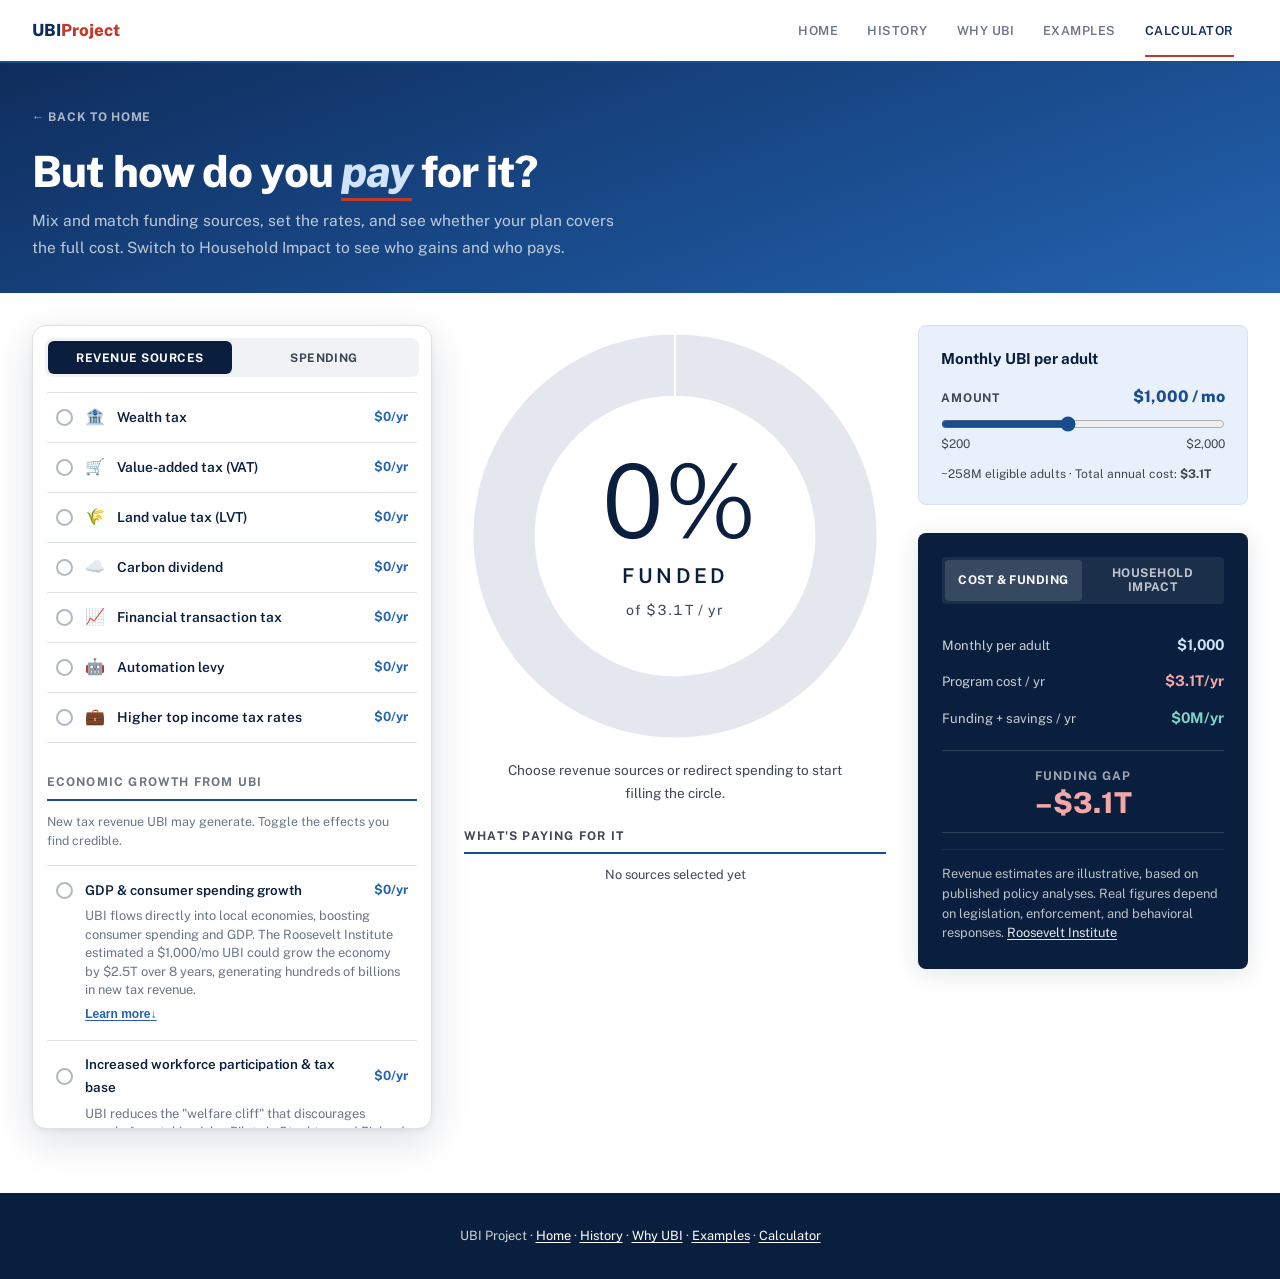
<file: calculator-v2.html>
<!DOCTYPE html>
<html lang="en">
<head>
<meta charset="UTF-8">
<meta name="viewport" content="width=device-width, initial-scale=1.0">
<title>UBI Calculator (v2 preview) — UBI Project</title>
<link rel="preconnect" href="https://fonts.googleapis.com">
<link rel="preconnect" href="https://fonts.gstatic.com" crossorigin>
<link href="https://fonts.googleapis.com/css2?family=Public+Sans:ital,wght@0,300;0,400;0,500;0,600;0,700;0,800;1,400;1,600&display=swap" rel="stylesheet">
<style>
:root {
  --white:#ffffff; --off-white:#f7f9fc; --blue-pale:#e8f0fb; --blue-light:#d0e3f8;
  --blue:#1a4d8f; --blue-mid:#2563b0; --blue-dark:#0f2d5c; --navy:#0a1f3d;
  --red:#c0392b; --red-hover:#a93226; --red-pale:#fdf1f0;
  --g1:#f0f2f5; --g2:#dde2ea; --g3:#b0b8c4; --g4:#6b7685; --g5:#3d4755;
  /* legacy aliases used by JS color refs in results panel */
  --teal:#1a6b5a; --teal-p:#e8f4f1;
  --rose:#b04a4a; --rose-p:#fdf1f0;
  --fd:"Public Sans","Helvetica Neue",Arial,sans-serif;
  --fb:"Public Sans","Helvetica Neue",Arial,sans-serif;
  --r:8px; --rs:4px;
  --sh:0 2px 10px rgba(10,31,61,0.07);
  --shm:0 4px 24px rgba(10,31,61,0.12);
}
*,*::before,*::after { box-sizing:border-box; margin:0; padding:0; }
html { scroll-behavior:smooth; }
body { font-family:var(--fd); background:var(--white); color:var(--navy); font-size:15px; line-height:1.7; }

/* ── NAV ── */
nav { position:sticky; top:0; z-index:100; background:rgba(255,255,255,0.97); backdrop-filter:blur(8px); border-bottom:2px solid var(--blue); padding:0 2rem; display:flex; align-items:center; }
.nav-brand { font-size:1.05rem; font-weight:800; color:var(--blue-dark); text-decoration:none; padding:1rem 0; margin-right:auto; }
.nav-brand span { color:var(--red); }
.nav-links { display:flex; list-style:none; }
.nav-links a { display:block; padding:1rem 0.9rem; font-size:0.78rem; font-weight:600; letter-spacing:0.04em; text-transform:uppercase; color:var(--g4); text-decoration:none; transition:color 0.18s; position:relative; }
.nav-links a::after { content:""; position:absolute; bottom:0; left:0.9rem; right:0.9rem; height:2px; background:var(--red); transform:scaleX(0); transition:transform 0.2s; }
.nav-links a:hover { color:var(--blue-dark); }
.nav-links a:hover::after, .nav-links a.active::after { transform:scaleX(1); }
.nav-links a.active { color:var(--blue-dark); }
.nav-hamburger { display:none; flex-direction:column; justify-content:center; align-items:center; gap:5px; width:40px; height:40px; background:none; border:none; cursor:pointer; border-radius:var(--rs); }
.nav-hamburger span { display:block; width:22px; height:2px; background:var(--navy); border-radius:2px; transition:transform 0.3s ease, opacity 0.3s ease, width 0.3s ease; transform-origin:center; }
nav.menu-open .nav-hamburger span:nth-child(1) { transform:translateY(7px) rotate(45deg); }
nav.menu-open .nav-hamburger span:nth-child(2) { opacity:0; width:0; }
nav.menu-open .nav-hamburger span:nth-child(3) { transform:translateY(-7px) rotate(-45deg); }
.nav-overlay { display:none; position:fixed; inset:0; background:rgba(10,31,61,0.4); z-index:98; backdrop-filter:blur(2px); }
nav.menu-open ~ .nav-overlay { display:block; }

/* ── PAGE HERO ── */
.page-hero { background:linear-gradient(160deg, var(--blue-dark) 0%, var(--blue) 60%, var(--blue-mid) 100%); padding:3.5rem 2rem 2.5rem; }
.page-hero-inner { max-width:1100px; margin:0 auto; }
.back-link { display:inline-flex; align-items:center; gap:0.35rem; font-size:0.75rem; font-weight:700; color:rgba(255,255,255,0.65); text-decoration:none; letter-spacing:0.06em; text-transform:uppercase; margin-bottom:1.25rem; transition:color 0.18s; }
.back-link:hover { color:#fff; }
.page-hero h1 { font-size:clamp(1.9rem,4vw,2.7rem); font-weight:800; line-height:1.15; color:#fff; max-width:700px; margin-bottom:0.65rem; letter-spacing:-0.02em; }
.page-hero h1 em { font-style:italic; color:var(--blue-light); border-bottom:3px solid var(--red); padding-bottom:1px; }
.page-hero p { color:rgba(255,255,255,0.72); font-size:0.97rem; max-width:600px; line-height:1.75; }

/* ── MAIN LAYOUT ── */
.page-body { max-width:1100px; margin:0 auto; padding:2.5rem 2rem 5rem; display:grid; grid-template-columns:1fr 400px; gap:2.5rem; align-items:start; }

/* ── TYPOGRAPHY UTILS ── */
.kicker { font-size:0.7rem; font-weight:700; letter-spacing:0.13em; text-transform:uppercase; color:var(--red); margin-bottom:0.3rem; display:block; }
a.src { color:var(--blue-mid); text-decoration:none; font-size:0.74rem; font-weight:600; white-space:nowrap; transition:color 0.15s; }
a.src:hover { color:var(--red); }
a.src::before { content:'['; font-weight:400; color:var(--g3); }
a.src::after  { content:']'; font-weight:400; color:var(--g3); }
input[type="range"] { width:100%; accent-color:var(--blue); cursor:pointer; display:block; }
.range-row { display:flex; justify-content:space-between; font-size:0.68rem; color:var(--g3); margin-top:0.15rem; }

/* ── UBI AMOUNT PANEL ── */
.ubi-panel { background:var(--blue-pale); border:1px solid var(--blue-light); border-radius:var(--r); padding:1.25rem 1.4rem; margin-bottom:1rem; }
.ubi-panel-title { font-size:0.95rem; font-weight:700; color:var(--navy); margin-bottom:0.7rem; }
.slider-header { display:flex; justify-content:space-between; align-items:baseline; margin-bottom:0.35rem; }
.slider-label { font-size:0.7rem; font-weight:700; letter-spacing:0.06em; text-transform:uppercase; color:var(--g4); }
.slider-current { font-size:1rem; font-weight:800; color:var(--blue); }
.ubi-meta { font-size:0.73rem; color:var(--g4); margin-top:0.55rem; }

/* ── SECTION HEADERS ── */
.ctrl-section-head { font-size:0.67rem; font-weight:700; letter-spacing:0.1em; text-transform:uppercase; color:var(--g4); padding:0.3rem 0 0.45rem; margin-top:0.9rem; border-bottom:2px solid var(--blue); margin-bottom:0.65rem; }

/* ── FUNDING SOURCE CARDS ── */
.fs-card { border:1.5px solid var(--g2); border-radius:var(--r); margin-bottom:0.55rem; background:var(--white); transition:border-color 0.18s, box-shadow 0.18s; overflow:hidden; }
.fs-card.active { border-color:var(--blue); box-shadow:0 0 0 3px rgba(26,77,143,0.08); }
.fs-header { display:flex; align-items:center; gap:0.75rem; padding:0.8rem 1rem; cursor:pointer; user-select:none; transition:background 0.15s; }
.fs-header:hover { background:var(--blue-pale); }
.fs-dot { width:17px; height:17px; border-radius:50%; border:2px solid var(--g3); background:var(--white); flex-shrink:0; display:flex; align-items:center; justify-content:center; transition:all 0.18s; }
.fs-card.active .fs-dot { background:var(--blue); border-color:var(--blue); }
.fs-dot::after { content:''; width:6px; height:6px; border-radius:50%; background:#fff; opacity:0; transition:opacity 0.15s; }
.fs-card.active .fs-dot::after { opacity:1; }
.fs-icon { font-size:1rem; flex-shrink:0; line-height:1; }
.fs-name { font-size:0.86rem; font-weight:600; color:var(--navy); flex:1; }
.fs-rev-badge { font-size:0.8rem; font-weight:700; color:var(--blue-mid); min-width:60px; text-align:right; flex-shrink:0; }
.fs-body { display:none; padding:0 1rem 0.9rem; border-top:1px solid var(--g2); }
.fs-card.active .fs-body { display:block; }
.fs-short-desc { font-size:0.78rem; color:var(--g4); margin-top:0.5rem; margin-bottom:0.45rem; line-height:1.55; }
.learn-more-btn { font-size:0.72rem; font-weight:700; color:var(--blue-mid); background:none; border:none; cursor:pointer; padding:0; text-decoration:underline; text-underline-offset:2px; transition:color 0.15s; }
.learn-more-btn:hover { color:var(--red); }
.learn-more-content { display:none; font-size:0.75rem; color:var(--g5); background:var(--blue-pale); border-radius:var(--rs); padding:0.65rem 0.8rem; margin:0.45rem 0 0.6rem; line-height:1.6; }
.learn-more-content.open { display:block; }
.fs-slider-section { margin-top:0.5rem; }
.fs-slider-header { display:flex; justify-content:space-between; align-items:baseline; margin-bottom:0.3rem; }
.fs-slider-label { font-size:0.68rem; font-weight:700; letter-spacing:0.05em; text-transform:uppercase; color:var(--g4); }
.fs-slider-val { font-size:0.88rem; font-weight:800; color:var(--blue); }

/* ── SPENDING TAB (pie + sliders) ── */
.sp-intro { font-size:0.78rem; color:var(--g4); margin-bottom:0.85rem; line-height:1.6; }
.sp-top { display:flex; align-items:center; gap:1.25rem; margin-bottom:1rem; }
.sp-summary { flex:1; min-width:0; }
.sp-sum-lbl { display:block; font-size:0.68rem; font-weight:700; letter-spacing:0.08em; text-transform:uppercase; color:var(--g4); }
.sp-sum-val { display:block; font-size:2rem; font-weight:800; color:var(--red); line-height:1.15; font-variant-numeric:tabular-nums; }
.sp-sum-sub { display:block; font-size:0.75rem; color:var(--g4); margin-bottom:0.6rem; }
.sp-reset { font:inherit; font-size:0.7rem; font-weight:700; letter-spacing:0.05em; text-transform:uppercase; padding:0.4rem 0.8rem; border-radius:var(--rs); border:1.5px solid var(--g3); background:var(--white); color:var(--g5); cursor:pointer; }
.sp-reset:hover { border-color:var(--blue); color:var(--blue); }
.sp-row { border:1.5px solid var(--g2); border-radius:var(--r); padding:0.6rem 0.85rem 0.55rem; margin-bottom:0.45rem; background:var(--white); transition:border-color 0.18s, background 0.18s; }
.sp-row.cut { border-color:var(--blue); background:var(--blue-pale); }
.sp-row-head { display:flex; align-items:center; gap:0.55rem; }
.sp-dot { width:12px; height:12px; border-radius:50%; flex-shrink:0; }
.sp-name { font-size:0.84rem; font-weight:600; color:var(--navy); flex:1; min-width:0; }
.sp-amt { font-size:0.82rem; font-weight:700; color:var(--navy); font-variant-numeric:tabular-nums; }
.sp-share { font-size:0.72rem; color:var(--g4); min-width:42px; text-align:right; font-variant-numeric:tabular-nums; }
.sp-row input[type=range] { margin-top:0.35rem; }
.sp-row-foot { display:flex; justify-content:space-between; font-size:0.7rem; color:var(--g4); margin-top:0.1rem; font-variant-numeric:tabular-nums; }
.sp-row-foot strong { color:var(--red); font-weight:700; }
.sp-locked { font-size:0.7rem; color:var(--g4); margin-top:0.2rem; padding-left:calc(12px + 0.55rem); }
.sp-source { font-size:0.7rem; color:var(--g4); line-height:1.55; margin-top:0.7rem; }
.sp-source a { color:var(--blue-mid); }

/* ── CTRL TABS (left column) ── */
.ctrl-tabs { display:flex; gap:0; background:var(--g1); border-radius:var(--r); padding:3px; margin-bottom:1rem; }
.ctrl-tab {
  flex:1; text-align:center; padding:0.45rem 0.5rem;
  font-size:0.72rem; font-weight:700; letter-spacing:0.04em; text-transform:uppercase;
  border-radius:6px; cursor:pointer; color:var(--g4);
  transition:all 0.18s; border:none; background:transparent; font-family:var(--fd);
}
.ctrl-tab.active { background:var(--white); color:var(--navy); box-shadow:var(--sh); }
.ctrl-tab:hover:not(.active) { color:var(--navy); }
.ctrl-pane { display:none; }
.ctrl-pane.active { display:block; }

/* ── SAVINGS ITEM ── */
.savings-item {
  display:flex; align-items:flex-start; gap:0.75rem;
  padding:0.85rem 1rem; border:1.5px solid var(--g2);
  border-radius:var(--r); margin-bottom:0.55rem;
  background:var(--white); transition:border-color 0.18s, background 0.18s;
  cursor:pointer; user-select:none;
}
.savings-item:hover { background:var(--blue-pale); }
.savings-item.active { border-color:var(--blue); background:var(--blue-pale); }
.savings-item.active .fs-dot { background:var(--blue); border-color:var(--blue); }
.savings-item.active .fs-dot::after { opacity:1; }
.savings-info { flex:1; min-width:0; }
.savings-name { font-size:0.84rem; font-weight:600; color:var(--navy); display:block; }
.savings-sub  { font-size:0.71rem; color:var(--g4); display:block; margin-top:0.05rem; line-height:1.45; }
.savings-amt  { font-size:0.8rem; font-weight:700; color:var(--blue-mid); flex-shrink:0; min-width:60px; text-align:right; }
.savings-lm-btn { font-size:0.7rem; font-weight:700; color:var(--blue-mid); background:none; border:none; cursor:pointer; padding:0.3rem 0 0; text-decoration:underline; text-underline-offset:2px; display:block; transition:color 0.15s; }
.savings-lm-btn:hover { color:var(--red); }
.savings-lm-content { display:none; font-size:0.74rem; color:var(--g5); background:var(--blue-pale); border-radius:var(--rs); padding:0.6rem 0.75rem; margin-top:0.45rem; line-height:1.6; }
.savings-lm-content.open { display:block; }

/* ── MONETARY FINANCING (moved inside Revenue tab) ── */
.monetary-section { margin-top:1rem; }
.print-card { border:1.5px solid rgba(192,57,43,0.3); border-radius:var(--r); margin-bottom:0.55rem; background:var(--white); overflow:hidden; transition:border-color 0.2s, box-shadow 0.2s; }
.print-card.active { border-color:var(--red); box-shadow:0 0 0 3px rgba(192,57,43,0.08); background:var(--red-pale); }
.print-card .fs-header:hover { background:rgba(192,57,43,0.05); }
.print-card .fs-dot { border-color:rgba(192,57,43,0.4); }
.print-card.active .fs-dot { background:var(--red); border-color:var(--red); }
.print-card .fs-name { color:var(--red); }
.print-card .fs-rev-badge { color:var(--red); }
.infl-block { display:none; margin:0 1rem 0.9rem; padding:0.75rem 0.85rem; background:rgba(192,57,43,0.06); border-radius:var(--rs); }
.print-card.active .infl-block { display:block; }
.infl-pct { font-size:1.5rem; font-weight:800; color:var(--red); display:block; line-height:1; margin-bottom:0.2rem; }
.infl-note { font-size:0.72rem; color:var(--red); opacity:0.8; line-height:1.5; display:block; margin-bottom:0.7rem; }
.print-slider-header { display:flex; justify-content:space-between; margin-bottom:0.3rem; }
.print-slider-label { font-size:0.67rem; font-weight:700; letter-spacing:0.05em; text-transform:uppercase; color:rgba(192,57,43,0.7); }
.print-slider-val { font-size:0.86rem; font-weight:800; color:var(--red); }
.print-warning { font-size:0.7rem; color:rgba(192,57,43,0.65); margin-top:0.5rem; line-height:1.5; }

/* ── RESULTS STICKY PANEL ── */
#results-col { position:sticky; top:5.5rem; align-self:start; }
.results-panel {
  background:var(--navy); color:#fff; border-radius:var(--r);
  padding:1.5rem 1.5rem 1.6rem; box-shadow:var(--shm);
  max-height:calc(100vh - 7rem);
  overflow-y:auto;
  scrollbar-width:thin;
  scrollbar-color:rgba(255,255,255,0.12) transparent;
}
.results-panel::-webkit-scrollbar { width:4px; }
.results-panel::-webkit-scrollbar-thumb { background:rgba(255,255,255,0.12); border-radius:2px; }
.results-panel::-webkit-scrollbar-track { background:transparent; }

/* ── VIEW TABS ── */
.view-tabs { display:flex; gap:2px; background:rgba(255,255,255,0.07); border-radius:var(--rs); padding:3px; margin-bottom:1.4rem; }
.view-tab { flex:1; text-align:center; padding:0.4rem; font-size:0.72rem; font-weight:700; letter-spacing:0.04em; text-transform:uppercase; border-radius:4px; cursor:pointer; color:rgba(255,255,255,0.4); transition:all 0.2s; border:none; background:transparent; font-family:var(--fd); }
.view-tab.active { background:rgba(255,255,255,0.12); color:#fff; }

/* ── COST & FUNDING VIEW ── */
.view-pane { display:none; }
.view-pane.active { display:block; }

/* PIE CHART */

/* RESULTS ROWS */
.r-divider { height:1px; background:rgba(255,255,255,0.08); margin:0.75rem 0; }
.r-row { display:flex; justify-content:space-between; align-items:baseline; padding:0.35rem 0; font-size:0.82rem; }
.r-lbl { color:rgba(255,255,255,0.5); }
.r-val { font-weight:700; font-size:0.92rem; }
.c-pos { color:#7dd3c8; }
.c-neg { color:#f4a7a7; }
.c-neu { color:var(--blue-light); }

.balance-box { margin-top:0.9rem; border-radius:var(--rs); padding:0.85rem 1rem; text-align:center; }
.balance-lbl { font-size:0.67rem; font-weight:700; letter-spacing:0.08em; text-transform:uppercase; opacity:0.6; margin-bottom:0.2rem; }
.balance-val { font-size:1.8rem; font-weight:800; line-height:1; }
.b-gap { background:rgba(244,167,167,0.12); border:1px solid rgba(244,167,167,0.25); }
.b-gap .balance-val { color:#f4a7a7; }
.b-ok  { background:rgba(125,211,200,0.12); border:1px solid rgba(125,211,200,0.25); }
.b-ok  .balance-val { color:#7dd3c8; }


.sb-list { margin-top:0.8rem; }
.sb-row { display:flex; align-items:center; gap:0.45rem; padding:0.22rem 0; font-size:0.74rem; }
.sb-dot { width:7px; height:7px; border-radius:50%; flex-shrink:0; }
.sb-name { flex:1; color:rgba(255,255,255,0.55); }
.sb-val { font-weight:700; color:rgba(255,255,255,0.88); }
.sb-pct { font-size:0.65rem; color:rgba(255,255,255,0.35); min-width:28px; text-align:right; }

.r-note { margin-top:1rem; font-size:0.67rem; color:rgba(255,255,255,0.28); line-height:1.55; border-top:1px solid rgba(255,255,255,0.07); padding-top:0.85rem; }
.r-note a { color:rgba(255,255,255,0.4); }

/* ── HOUSEHOLD IMPACT VIEW ── */
.hi-select-group { margin-bottom:0.75rem; }
.hi-select-group label { font-size:0.67rem; font-weight:700; letter-spacing:0.08em; text-transform:uppercase; color:rgba(255,255,255,0.45); display:block; margin-bottom:0.3rem; }
.hi-select { width:100%; background:rgba(255,255,255,0.07); border:1px solid rgba(255,255,255,0.12); border-radius:var(--rs); padding:0.45rem 0.65rem; color:#fff; font-family:var(--fd); font-size:0.84rem; cursor:pointer; appearance:none; }
.hi-select option { background:var(--navy); }

.hi-stats-grid { display:grid; grid-template-columns:1fr 1fr; gap:0.5rem; margin:0.8rem 0; }
.hi-stat { background:rgba(255,255,255,0.05); border-radius:var(--rs); padding:0.7rem 0.8rem; text-align:center; }
.hi-stat-val { font-size:1.35rem; font-weight:800; display:block; line-height:1; margin-bottom:0.2rem; }
.hi-stat-lbl { font-size:0.67rem; color:rgba(255,255,255,0.4); letter-spacing:0.02em; }

.hi-net-box { background:rgba(255,255,255,0.05); border-radius:var(--rs); padding:0.9rem; text-align:center; margin-bottom:0.85rem; }
.hi-net-val { font-size:2rem; font-weight:800; line-height:1; display:block; }
.hi-net-lbl { font-size:0.69rem; color:rgba(255,255,255,0.4); margin-top:0.25rem; }

.ig-section-lbl { font-size:0.66rem; font-weight:700; letter-spacing:0.09em; text-transform:uppercase; color:rgba(255,255,255,0.35); margin-bottom:0.5rem; }
.ig-table { width:100%; border-collapse:collapse; font-size:0.71rem; }
.ig-table th { font-weight:700; text-align:left; padding:0.25rem 0.3rem; color:rgba(255,255,255,0.35); border-bottom:1px solid rgba(255,255,255,0.08); font-size:0.64rem; letter-spacing:0.05em; text-transform:uppercase; }
.ig-table td { padding:0.3rem 0.3rem; color:rgba(255,255,255,0.7); border-bottom:1px solid rgba(255,255,255,0.05); vertical-align:middle; }
.ig-table tr:last-child td { border-bottom:none; }
.ig-bar { height:4px; border-radius:2px; background:rgba(255,255,255,0.08); overflow:hidden; width:44px; }
.ig-bar-fill { height:100%; border-radius:2px; }
.hi-note { font-size:0.66rem; color:rgba(255,255,255,0.25); line-height:1.55; border-top:1px solid rgba(255,255,255,0.07); padding-top:0.8rem; margin-top:0.8rem; }

/* ── RESPONSIVE ── */
@media(max-width:900px) {
  nav { padding:0 1.25rem; }
  .nav-hamburger { display:flex; }
  .nav-links { display:flex; flex-direction:column; position:fixed; top:0; right:0; width:min(300px,88vw); height:100vh; background:var(--white); border-left:1px solid var(--g2); padding:5rem 0 2rem; transform:translateX(100%); transition:transform 0.32s cubic-bezier(0.4,0,0.2,1); overflow-y:auto; z-index:99; list-style:none; }
  nav.menu-open .nav-links { transform:translateX(0); }
  .nav-links li { border-bottom:1px solid var(--g2); }
  .nav-links a { padding:0.9rem 1.5rem; font-size:0.9rem; display:flex; justify-content:space-between; }
  .nav-links a::after { display:none; }
  .nav-links a:hover { background:var(--blue-pale); }
  .page-body { grid-template-columns:1fr; padding:1.75rem 1.25rem 4rem; gap:1.75rem; }
  #results-col { position:static; top:auto; align-self:auto; order:-1; }
  .results-panel { max-height:none; overflow-y:visible; }
}

/* ════════════════ V2 LAYOUT ════════════════ */
.sr-only { position:absolute; width:1px; height:1px; padding:0; margin:-1px; overflow:hidden; clip:rect(0,0,0,0); white-space:nowrap; border:0; }
:focus-visible { outline:3px solid var(--blue-mid); outline-offset:2px; }
html { overflow-x:clip; }
.page-hero { padding:2.5rem 2rem 2rem; }
.page-hero-inner { max-width:1440px; }
.v2-body { max-width:1440px; margin:0 auto; padding:2rem 2rem 4rem; display:grid; gap:1.75rem 2rem;
  grid-template-columns:400px minmax(0,1fr) 330px;
  grid-template-areas:"left center ubi" "left center results"; grid-template-rows:auto 1fr; align-items:start; }
.float-panel { grid-area:left; }
.center-col  { grid-area:center; }
.ubi-area    { grid-area:ubi; }
.results-area{ grid-area:results; }
.ubi-area .ubi-panel { margin-bottom:0; }

/* Floating tabbed card */
.float-panel { position:sticky; top:76px; background:var(--white); border:1px solid var(--g2); border-radius:14px;
  box-shadow:0 12px 40px rgba(10,31,61,0.14), 0 2px 6px rgba(10,31,61,0.06);
  display:flex; flex-direction:column; max-height:calc(100vh - 96px); overflow:hidden; }
.float-panel .ctrl-tabs { margin:0.75rem 0.75rem 0; flex-shrink:0; }
.float-panel .ctrl-tab { font-size:0.74rem; padding:0.6rem 0.5rem; color:var(--g5); }
.float-panel .ctrl-tab.active { background:var(--navy); color:#fff; box-shadow:none; }
.float-scroll { overflow-y:auto; padding:0.9rem 0.85rem 1rem; overscroll-behavior:contain; }
.float-scroll .ctrl-pane:focus-visible { outline-offset:-3px; }
.float-scroll .sp-top { margin-bottom:0.75rem; }

/* Centre donut */
.center-col { position:sticky; top:76px; display:flex; flex-direction:column; align-items:center; }
.donut-wrap { position:relative; width:min(100%, 520px); aspect-ratio:1; }
.donut-wrap svg { width:100%; height:100%; display:block; overflow:visible; }
.donut-wrap path { transition:opacity 0.15s; }
.donut-center { position:absolute; inset:0; display:flex; flex-direction:column; align-items:center; justify-content:center; pointer-events:none; text-align:center; }
.donut-pct { font-size:clamp(3.2rem, 8vw, 6.5rem); font-weight:300; line-height:1; letter-spacing:-0.04em; color:var(--navy); font-variant-numeric:tabular-nums; }
.donut-lbl { font-size:clamp(0.9rem, 1.6vw, 1.35rem); font-weight:600; letter-spacing:0.18em; text-transform:uppercase; color:var(--navy); margin-top:0.4rem; }
.donut-cost { font-size:clamp(0.8rem, 1.1vw, 0.95rem); letter-spacing:0.08em; color:var(--g5); margin-top:0.35rem; font-variant-numeric:tabular-nums; }
.pie-tooltip { position:absolute; background:var(--navy); color:#fff; border-radius:var(--rs); padding:0.4rem 0.65rem; font-size:0.76rem; font-weight:700; pointer-events:none; white-space:nowrap; opacity:0; transition:opacity 0.12s; z-index:20; transform:translate(-50%,-115%); box-shadow:var(--shm); }
.pie-empty-hint { text-align:center; font-size:0.85rem; color:var(--g5); margin:0.75rem 0 0; max-width:360px; }
.center-legend { width:min(100%, 440px); margin-top:1.25rem; }
.legend-title { font-size:0.7rem; font-weight:700; letter-spacing:0.1em; text-transform:uppercase; color:var(--g5); border-bottom:2px solid var(--blue); padding-bottom:0.4rem; margin-bottom:0.35rem; }
.center-legend .sb-list { margin-top:0; }
.center-legend .sb-row { font-size:0.84rem; padding:0.35rem 0; border-bottom:1px solid var(--g1); gap:0.6rem; }
.center-legend .sb-dot { width:11px; height:11px; }
.center-legend .sb-name { color:var(--g5); }
.center-legend .sb-val  { color:var(--navy); }
.center-legend .sb-pct  { color:var(--g5); font-size:0.75rem; min-width:36px; }
.center-legend .sb-list p { color:var(--g5) !important; font-size:0.8rem !important; }

/* Results card: raise low-contrast text to WCAG AA on navy */
.results-panel { max-height:none; overflow:visible; }
.r-lbl, .hi-stat-lbl, .hi-net-lbl, .ig-table th, .ig-section-lbl, .hi-select-group label { color:rgba(255,255,255,0.78) !important; }
.r-note, .hi-note { color:rgba(255,255,255,0.72); }
.view-tab { color:rgba(255,255,255,0.72); }
.ubi-meta, .range-row { color:var(--g5); }

/* Mini funding bar (phones) */
.mini-bar { display:none; }

@media (max-width:1180px) {
  .v2-body { grid-template-columns:380px minmax(0,1fr); grid-template-areas:"left ubi" "left center" "left results"; grid-template-rows:auto auto 1fr; }
  .center-col { position:static; }
}
@media (max-width:820px) {
  .v2-body { grid-template-columns:minmax(0,1fr); grid-template-areas:"ubi" "center" "left" "results"; padding:1.25rem 1rem 5rem; }
  .float-panel { position:static; max-height:none; }
  .float-scroll { overflow:visible; }
  .donut-wrap { width:min(100%, 340px); }
  .mini-bar { display:flex; position:fixed; left:0; right:0; bottom:0; z-index:90; background:var(--navy); color:#fff; justify-content:space-between; padding:0.65rem 1rem; font-size:0.85rem; box-shadow:0 -4px 16px rgba(10,31,61,0.2); }
  .mini-bar strong { font-size:1.1rem; }
}
@media (prefers-reduced-motion:reduce) { .donut-wrap path, .pie-tooltip { transition:none; } }

/* ── A11y fixes (audit P0/P1) ── */
button.fs-header { width:100%; border:0; background:none; font:inherit; color:inherit; text-align:left; }
.savings-item { display:block; cursor:default; padding:0; }
.savings-toggle { display:flex; align-items:center; gap:0.75rem; width:100%; border:0; background:none; font:inherit; color:inherit; text-align:left; cursor:pointer; padding:0.85rem 1rem 0.35rem; border-radius:var(--r); }
.savings-toggle .savings-name { flex:1; }
.savings-item .savings-info { padding:0 1rem 0.85rem calc(1rem + 17px + 0.75rem); cursor:pointer; }
.savings-item .savings-lm-content { cursor:auto; }
.fs-header:focus-visible, .savings-toggle:focus-visible { outline:3px solid var(--blue-mid); outline-offset:-3px; }
.slider-label { color:var(--g5); }
.print-warning, .infl-note { color:#9b2c20; opacity:1; }
.r-note a { color:rgba(255,255,255,0.9); text-decoration:underline; text-underline-offset:2px; }
.results-panel .range-row { color:rgba(255,255,255,0.78) !important; }

/* ── Audit P2 fixes ── */
/* Readable text floor: 12px for labels, ~13px for descriptions */
.range-row, .ubi-meta, .ctrl-section-head, .fs-slider-label, .print-slider-label, .slider-label,
.sp-sum-lbl, .sp-share, .sp-row-foot, .sp-locked, .ctrl-tab, .view-tab, .pie-tooltip, .sp-tt,
.balance-lbl, .sb-pct, .hi-select-group label, .hi-stat-lbl, .hi-net-lbl,
.ig-section-lbl, .ig-table, .ig-table th, .legend-title, .learn-more-btn, .savings-lm-btn { font-size:0.75rem; }
.savings-sub, .fs-short-desc, .learn-more-content, .savings-lm-content, .print-warning, .infl-note,
.sp-source, .r-note, .hi-note, .sb-row { font-size:0.8rem; }
.ig-table th, .ig-table td { padding:0.3rem 0.25rem; }
/* Learn more: 24px minimum tap height */
.learn-more-btn, .savings-lm-btn { display:inline-flex; align-items:center; min-height:24px; padding:0.15rem 0; }
/* Headings keep their old look */
h2.ubi-panel-title, h3.ctrl-section-head, h3.legend-title { display:block; }
h3.ctrl-section-head { font-weight:700; }
/* Footer */
.site-footer { background:var(--navy); color:rgba(255,255,255,0.8); padding:2rem; text-align:center; font-size:0.8rem; }
.site-footer a { color:#fff; text-decoration:underline; text-underline-offset:2px; }
.site-footer a:hover { color:var(--blue-light); }

/* ── Audit P3: one card (the floating panel), plain rows inside it ── */
.float-scroll .fs-card, .float-scroll .print-card, .float-scroll .savings-item, .float-scroll .sp-row {
  border:0; border-bottom:1px solid var(--g2); border-radius:0; box-shadow:none; margin:0; background:transparent; }
.float-scroll .fs-card.active, .float-scroll .savings-item.active, .float-scroll .sp-row.cut { background:var(--blue-pale); box-shadow:none; }
.float-scroll .print-card.active { background:var(--red-pale); box-shadow:none; }
.float-scroll .sp-row { padding:0.7rem 0.6rem 0.6rem; }
.float-scroll .fs-header { padding:0.8rem 0.6rem; }
.float-scroll .fs-body { padding:0 0.6rem 0.9rem; border-top:0; }
.float-scroll .savings-toggle { padding:0.8rem 0.6rem 0.3rem; border-radius:0; }
.float-scroll .savings-item .savings-info { padding:0 0.6rem 0.85rem calc(0.6rem + 17px + 0.75rem); }
.float-scroll .infl-block { margin:0 0.6rem 0.9rem; }
.float-scroll .ctrl-pane > :is(.fs-card, .print-card, .savings-item, #sp-list):first-of-type,
.float-scroll .ctrl-section-head + .sp-intro + * { border-top:1px solid var(--g2); }
.float-scroll .ctrl-section-head { margin-top:1.5rem !important; }

/* Funding gap: a divided row inside the results card, not a box in a box */
.results-panel .balance-box { background:none; border:0; border-top:1px solid rgba(255,255,255,0.15); border-bottom:1px solid rgba(255,255,255,0.15); border-radius:0; padding:0.9rem 0; }
.print-slider-label { color:#9b2c20; }
.sp-intro, .savings-sub, .fs-short-desc, .r-note, .hi-note, .sp-source { text-wrap:pretty; }
</style>
</head>
<body>

<!-- NAV -->
<nav id="main-nav">
  <a class="nav-brand" href="index.html">UBI<span>Project</span></a>
  <ul class="nav-links" id="nav-links">
    <li><a href="index.html" onclick="closeMenu()">Home</a></li>
    <li><a href="history.html" onclick="closeMenu()">History</a></li>
    <li><a href="why-ubi.html" onclick="closeMenu()">Why UBI</a></li>
    <li><a href="examples.html" onclick="closeMenu()">Examples</a></li>
    <li><a href="calculator.html" class="active" onclick="closeMenu()">Calculator</a></li>
  </ul>
  <button class="nav-hamburger" id="nav-hamburger" aria-label="Toggle menu" aria-expanded="false" onclick="toggleMenu()">
    <span></span><span></span><span></span>
  </button>
</nav>
<div class="nav-overlay" id="nav-overlay" onclick="closeMenu()"></div>

<!-- HERO -->
<div class="page-hero">
  <div class="page-hero-inner">
    <a class="back-link" href="index.html">← Back to home</a>
    <h1>But how do you <em>pay</em> for it?</h1>
    <p>Mix and match funding sources, set the rates, and see whether your plan covers the full cost. Switch to Household Impact to see who gains and who pays.</p>
  </div>
</div>

<!-- MAIN — v2 layout: floating tabbed controls · central funding donut · amount + results -->
<main class="v2-body" id="main">

  <!-- ═══ LEFT: FLOATING TABBED CONTROLS ═══ -->
  <section class="float-panel" id="controls-col" aria-label="Ways to fund UBI">
    <h2 class="sr-only">Ways to fund UBI</h2>
    <div class="ctrl-tabs" role="tablist" aria-label="Ways to fund UBI">
      <button class="ctrl-tab active" role="tab" id="tab-revenue" aria-selected="true" aria-controls="sp-revenue" onclick="switchSrcTab('revenue',this)">Revenue sources</button>
      <button class="ctrl-tab" role="tab" id="tab-spending" aria-selected="false" aria-controls="sp-spending" tabindex="-1" onclick="switchSrcTab('spending',this)">Spending</button>
    </div>
    <div class="float-scroll">
    <!-- ── TAB: REVENUE SOURCES ── -->
    <div class="ctrl-pane active" id="sp-revenue" role="tabpanel" aria-labelledby="tab-revenue" tabindex="0">

      <!-- WEALTH TAX -->
      <div class="fs-card" id="fc-wealth">
        <button type="button" class="fs-header" aria-pressed="false" data-fs="wealth" onclick="toggleFS('wealth')">
          <span class="fs-dot" aria-hidden="true"></span>
          <span class="fs-icon" aria-hidden="true">🏦</span>
          <span class="fs-name">Wealth tax</span>
          <span class="fs-rev-badge" id="rev-wealth">$0/yr</span>
        </button>
        <div class="fs-body">
          <p class="fs-short-desc">Annual tax on net assets above $50M.</p>
          <button class="learn-more-btn" onclick="lm('lm-wealth',this)">Learn more ↓</button>
          <div class="learn-more-content" id="lm-wealth">Elizabeth Warren's proposed 2% on wealth above $50M / 3% above $1B was estimated to raise ~$200B/yr. Critics cite capital flight risk and valuation difficulty for illiquid assets. <a href="https://rooseveltinstitute.org/publications/modeling-the-macroeconomic-effects-of-a-universal-basic-income/" target="_blank" rel="noopener" class="src">Roosevelt Inst.</a></div>
          <div class="fs-slider-section">
            <div class="fs-slider-header"><label class="fs-slider-label" for="sr-wealth">Rate on assets &gt;$50M</label><span class="fs-slider-val" id="sv-wealth">2%</span></div>
            <input type="range" id="sr-wealth" min="0.5" max="5" step="0.5" value="2">
            <div class="range-row"><span>0.5%</span><span>5%</span></div>
          </div>
        </div>
      </div>

      <!-- VAT -->
      <div class="fs-card" id="fc-vat">
        <button type="button" class="fs-header" aria-pressed="false" data-fs="vat" onclick="toggleFS('vat')">
          <span class="fs-dot" aria-hidden="true"></span>
          <span class="fs-icon" aria-hidden="true">🛒</span>
          <span class="fs-name">Value-added tax (VAT)</span>
          <span class="fs-rev-badge" id="rev-vat">$0/yr</span>
        </button>
        <div class="fs-body">
          <p class="fs-short-desc">Consumption tax applied at each production stage. Used by most developed nations.</p>
          <button class="learn-more-btn" onclick="lm('lm-vat',this)">Learn more ↓</button>
          <div class="learn-more-content" id="lm-vat">A 10% VAT on the ~$18T US consumption base raises ~$950B/yr after exemptions. Regressive on its own — but UBI fully offsets this for anyone below median income. <a href="https://2020.yang2020.com/policies/the-freedom-dividend/" target="_blank" rel="noopener" class="src">Yang2020</a></div>
          <div class="fs-slider-section">
            <div class="fs-slider-header"><label class="fs-slider-label" for="sr-vat">VAT rate</label><span class="fs-slider-val" id="sv-vat">10%</span></div>
            <input type="range" id="sr-vat" min="1" max="20" step="1" value="10">
            <div class="range-row"><span>1%</span><span>20%</span></div>
          </div>
        </div>
      </div>

      <!-- LAND VALUE TAX -->
      <div class="fs-card" id="fc-lvt">
        <button type="button" class="fs-header" aria-pressed="false" data-fs="lvt" onclick="toggleFS('lvt')">
          <span class="fs-dot" aria-hidden="true"></span>
          <span class="fs-icon" aria-hidden="true">🌾</span>
          <span class="fs-name">Land value tax (LVT)</span>
          <span class="fs-rev-badge" id="rev-lvt">$0/yr</span>
        </button>
        <div class="fs-body">
          <p class="fs-short-desc">Tax on the unimproved value of land — not buildings. Championed by Thomas Paine and Henry George.</p>
          <button class="learn-more-btn" onclick="lm('lm-lvt',this)">Learn more ↓</button>
          <div class="learn-more-content" id="lm-lvt">Total US land value is ~$23 trillion. An LVT taxes location value created by society and infrastructure, not the owner's effort. One of the most efficient taxes known to economics. <a href="https://www.ssa.gov/history/paine4.html" target="_blank" rel="noopener" class="src">Paine, SSA archive</a></div>
          <div class="fs-slider-section">
            <div class="fs-slider-header"><label class="fs-slider-label" for="sr-lvt">Annual rate on land value</label><span class="fs-slider-val" id="sv-lvt">1%</span></div>
            <input type="range" id="sr-lvt" min="0.5" max="5" step="0.5" value="1">
            <div class="range-row"><span>0.5%</span><span>5%</span></div>
          </div>
        </div>
      </div>

      <!-- CARBON DIVIDEND -->
      <div class="fs-card" id="fc-carbon">
        <button type="button" class="fs-header" aria-pressed="false" data-fs="carbon" onclick="toggleFS('carbon')">
          <span class="fs-dot" aria-hidden="true"></span>
          <span class="fs-icon" aria-hidden="true">☁️</span>
          <span class="fs-name">Carbon dividend</span>
          <span class="fs-rev-badge" id="rev-carbon">$0/yr</span>
        </button>
        <div class="fs-body">
          <p class="fs-short-desc">Fee on fossil fuel emissions returned as equal cash dividends to all citizens.</p>
          <button class="learn-more-btn" onclick="lm('lm-carbon',this)">Learn more ↓</button>
          <div class="learn-more-content" id="lm-carbon">The Climate Leadership Council proposes $40–$100/ton, returning all proceeds as citizen dividends. Alaska's oil fund is the working model. Revenue declines as emissions fall. <a href="https://www.clcouncil.org/our-plan/" target="_blank" rel="noopener" class="src">CLC</a></div>
          <div class="fs-slider-section">
            <div class="fs-slider-header"><label class="fs-slider-label" for="sr-carbon">Price per ton CO₂</label><span class="fs-slider-val" id="sv-carbon">$50/ton</span></div>
            <input type="range" id="sr-carbon" min="20" max="150" step="10" value="50">
            <div class="range-row"><span>$20</span><span>$150</span></div>
          </div>
        </div>
      </div>

      <!-- FINANCIAL TRANSACTION TAX -->
      <div class="fs-card" id="fc-ftt">
        <button type="button" class="fs-header" aria-pressed="false" data-fs="ftt" onclick="toggleFS('ftt')">
          <span class="fs-dot" aria-hidden="true"></span>
          <span class="fs-icon" aria-hidden="true">📈</span>
          <span class="fs-name">Financial transaction tax</span>
          <span class="fs-rev-badge" id="rev-ftt">$0/yr</span>
        </button>
        <div class="fs-body">
          <p class="fs-short-desc">Small tax on stock, bond, and derivative trades. Primarily paid by high-frequency traders.</p>
          <button class="learn-more-btn" onclick="lm('lm-ftt',this)">Learn more ↓</button>
          <div class="learn-more-content" id="lm-ftt">The CBO estimates a 0.1% rate raises ~$78B/yr on ~$100T in annual US financial transactions. <a href="https://www.cbo.gov/publication/56182" target="_blank" rel="noopener" class="src">CBO</a></div>
          <div class="fs-slider-section">
            <div class="fs-slider-header"><label class="fs-slider-label" for="sr-ftt">Rate on transactions</label><span class="fs-slider-val" id="sv-ftt">0.1%</span></div>
            <input type="range" id="sr-ftt" min="0.05" max="0.5" step="0.05" value="0.1">
            <div class="range-row"><span>0.05%</span><span>0.5%</span></div>
          </div>
        </div>
      </div>

      <!-- AUTOMATION LEVY -->
      <div class="fs-card" id="fc-auto">
        <button type="button" class="fs-header" aria-pressed="false" data-fs="auto" onclick="toggleFS('auto')">
          <span class="fs-dot" aria-hidden="true"></span>
          <span class="fs-icon" aria-hidden="true">🤖</span>
          <span class="fs-name">Automation levy</span>
          <span class="fs-rev-badge" id="rev-auto">$0/yr</span>
        </button>
        <div class="fs-body">
          <p class="fs-short-desc">Tax on companies replacing workers with automation. Proposed by Bill Gates.</p>
          <button class="learn-more-btn" onclick="lm('lm-auto',this)">Learn more ↓</button>
          <div class="learn-more-content" id="lm-auto">Companies profiting from displacement pay for the safety net beneath displaced workers. Estimated ~$1.5T in automated labor substitution value annually. Key challenge is defining "automated displacement." <a href="https://www.quartz.com/911968/bill-gates-the-robot-that-takes-your-job-should-pay-taxes/" target="_blank" rel="noopener" class="src">Quartz/Gates</a></div>
          <div class="fs-slider-section">
            <div class="fs-slider-header"><label class="fs-slider-label" for="sr-auto">Levy rate</label><span class="fs-slider-val" id="sv-auto">10%</span></div>
            <input type="range" id="sr-auto" min="5" max="30" step="5" value="10">
            <div class="range-row"><span>5%</span><span>30%</span></div>
          </div>
        </div>
      </div>

      <!-- TOP INCOME TAX -->
      <div class="fs-card" id="fc-income">
        <button type="button" class="fs-header" aria-pressed="false" data-fs="income" onclick="toggleFS('income')">
          <span class="fs-dot" aria-hidden="true"></span>
          <span class="fs-icon" aria-hidden="true">💼</span>
          <span class="fs-name">Higher top income tax rates</span>
          <span class="fs-rev-badge" id="rev-income">$0/yr</span>
        </button>
        <div class="fs-body">
          <p class="fs-short-desc">Raise marginal rates on incomes above $400K. The US top rate was 91% in the 1950s.</p>
          <button class="learn-more-btn" onclick="lm('lm-income',this)">Learn more ↓</button>
          <div class="learn-more-content" id="lm-income">Each point above the current 37% top rate raises ~$15–20B/yr. The top rate was 91% through 1963, 70% through 1980. <a href="https://www.taxpolicycenter.org/" target="_blank" rel="noopener" class="src">Tax Policy Center</a></div>
          <div class="fs-slider-section">
            <div class="fs-slider-header"><label class="fs-slider-label" for="sr-income">Top marginal rate (income &gt;$400K)</label><span class="fs-slider-val" id="sv-income">45%</span></div>
            <input type="range" id="sr-income" min="37" max="99" step="1" value="45">
            <div class="range-row"><span>37% (current)</span><span>99%</span></div>
          </div>
        </div>
      </div>

      <!-- GROWTH EFFECTS (moved from the old Savings tab) -->
      <h3 class="ctrl-section-head" style="margin-top:1rem;">Economic growth from UBI</h3>
      <p class="sp-intro">New tax revenue UBI may generate. Toggle the effects you find credible.</p>
      <div class="savings-item" id="sv-gdp">
        <button type="button" class="savings-toggle" aria-pressed="false" aria-describedby="sd-gdp" data-sav="gdp" onclick="toggleSav('gdp')">
          <span class="fs-dot" aria-hidden="true"></span>
          <span class="savings-name">GDP &amp; consumer spending growth</span>
          <span class="savings-amt" id="srev-gdp">$0/yr</span>
        </button>
        <div class="savings-info">
          <span class="savings-sub" id="sd-gdp">UBI flows directly into local economies, boosting consumer spending and GDP. The Roosevelt Institute estimated a $1,000/mo UBI could grow the economy by $2.5T over 8 years, generating hundreds of billions in new tax revenue.</span>
          <button class="savings-lm-btn" onclick="lmSav(event,'slm-gdp',this)">Learn more ↓</button>
          <div class="savings-lm-content" id="slm-gdp">A 2017 Roosevelt Institute macroeconomic model found a fully-funded UBI of $1,000/month would increase GDP by 12.56% — roughly $2.5T — over 8 years. Even conservative estimates project meaningful multiplier effects, as low-income recipients spend virtually all of a UBI on goods and services in their local communities. <a href="https://rooseveltinstitute.org/publications/modeling-the-macroeconomic-effects-of-a-universal-basic-income/" target="_blank" rel="noopener" class="src">Roosevelt Institute</a></div>
        </div>
      </div>

      <div class="savings-item" id="sv-work">
        <button type="button" class="savings-toggle" aria-pressed="false" aria-describedby="sd-work" data-sav="work" onclick="toggleSav('work')">
          <span class="fs-dot" aria-hidden="true"></span>
          <span class="savings-name">Increased workforce participation &amp; tax base</span>
          <span class="savings-amt" id="srev-work">$0/yr</span>
        </button>
        <div class="savings-info">
          <span class="savings-sub" id="sd-work">UBI reduces the "welfare cliff" that discourages people from taking jobs. Pilots in Stockton and Finland showed employment either held steady or increased — broadening the income tax base.</span>
          <button class="savings-lm-btn" onclick="lmSav(event,'slm-work',this)">Learn more ↓</button>
          <div class="savings-lm-content" id="slm-work">In Stockton, full-time employment among recipients doubled from 28% to 40%. Finland's pilot showed no reduction in employment. More workers earning income means more income tax and payroll tax revenue, partially offsetting the gross cost of the program. A 1% increase in labor force participation generates roughly $50–100B in additional tax revenues annually. <a href="https://www.stocktondemonstration.org/" target="_blank" rel="noopener" class="src">SEED</a></div>
        </div>
      </div>

      <div class="savings-item" id="sv-poverty">
        <button type="button" class="savings-toggle" aria-pressed="false" aria-describedby="sd-poverty" data-sav="poverty" onclick="toggleSav('poverty')">
          <span class="fs-dot" aria-hidden="true"></span>
          <span class="savings-name">Poverty reduction multiplier</span>
          <span class="savings-amt" id="srev-poverty">$0/yr</span>
        </button>
        <div class="savings-info">
          <span class="savings-sub" id="sd-poverty">Every dollar invested in reducing poverty generates returns in education outcomes, reduced social services use, and long-term tax contributions. Childhood poverty alone costs the US an estimated $1T/yr in lost productivity.</span>
          <button class="savings-lm-btn" onclick="lmSav(event,'slm-poverty',this)">Learn more ↓</button>
          <div class="savings-lm-content" id="slm-poverty">A 2018 Child Trends analysis estimated the annual cost of childhood poverty at $1.03 trillion — through reduced adult earnings, increased crime, and higher health spending. Eliminating child poverty through a UBI floor would generate long-run fiscal savings that dwarf the short-run cost. <a href="https://www.childtrends.org/publications/reducing-child-poverty-in-the-us" target="_blank" rel="noopener" class="src">Child Trends</a></div>
        </div>
      </div>

      <!-- DEFICIT SPENDING (at bottom of Revenue tab) -->
      <h3 class="ctrl-section-head" style="margin-top:1rem;">Monetary financing</h3>
      <div class="print-card" id="fc-print">
        <button type="button" class="fs-header" aria-pressed="false" data-fs="print" onclick="toggleFS('print')">
          <span class="fs-dot" aria-hidden="true"></span>
          <span class="fs-icon" aria-hidden="true">🖨️</span>
          <span class="fs-name">Money printing / deficit spending</span>
          <span class="fs-rev-badge" id="rev-print">$0/yr</span>
        </button>
        <div class="infl-block" id="infl-block">
          <span class="infl-pct" id="infl-pct">~1.1% additional inflation</span>
          <span class="infl-note">Estimated additional annual inflation from unfunded monetary expansion at this scale.</span>
          <div class="print-slider-header">
            <label class="print-slider-label" for="sr-print">Amount financed</label>
            <span class="print-slider-val" id="sv-print">$500B/yr</span>
          </div>
          <input type="range" id="sr-print" min="100" max="3000" step="100" value="500">
          <div class="range-row"><span>$100B</span><span>$3T</span></div>
          <p class="print-warning"><span aria-hidden="true">⚠️ </span>Most serious UBI proposals do not rely on monetary expansion. Shown here for completeness — redistributive UBI funded by taxes does not cause inflation; money creation does.</p>
        </div>
      </div>

    </div><!-- /sp-revenue -->

    <!-- ── TAB: SPENDING ──
         One pie = all federal spending. Each slider redirects part of a
         category to UBI; the red slice shows the total redirected.
         Data lives in SPENDING_DATA in the script below. -->
    <div class="ctrl-pane" id="sp-spending" role="tabpanel" aria-labelledby="tab-spending" tabindex="0" hidden>
      <p class="sp-intro">The federal government spent <strong id="sp-total-txt">$7.4T</strong> in <span id="sp-fy-txt">FY 2026</span>. Slide to redirect part of any category to UBI. It shows up as the red slice in the funding circle.</p>

      <div class="sp-top">
        <div class="sp-summary">
          <span class="sp-sum-lbl">Redirected to UBI</span>
          <span class="sp-sum-val" id="sp-freed" aria-live="polite">$0</span>
          <span class="sp-sum-sub" id="sp-freed-sub">0% of federal spending</span>
          <button type="button" class="sp-reset" onclick="resetSpending()">Reset sliders</button>
        </div>
      </div>

      <div id="sp-list"></div>

      <!-- COST SAVINGS (moved from the old Savings tab) -->
      <h3 class="ctrl-section-head" style="margin-top:1rem;">Savings from UBI</h3>
      <p class="sp-intro">Government costs UBI may reduce. Toggle the effects you find credible.</p>
      <div class="savings-item" id="sv-health">
        <button type="button" class="savings-toggle" aria-pressed="false" aria-describedby="sd-health" data-sav="health" onclick="toggleSav('health')">
          <span class="fs-dot" aria-hidden="true"></span>
          <span class="savings-name">Reduced healthcare costs</span>
          <span class="savings-amt" id="srev-health">$0/yr</span>
        </button>
        <div class="savings-info">
          <span class="savings-sub" id="sd-health">Financial stress is a leading driver of poor health outcomes. UBI pilots consistently show reduced hospitalizations, fewer ER visits, and lower rates of chronic illness — generating measurable government healthcare savings.</span>
          <button class="savings-lm-btn" onclick="lmSav(event,'slm-health',this)">Learn more ↓</button>
          <div class="savings-lm-content" id="slm-health">Manitoba's Mincome experiment found hospitalization rates fell 8.5% during the pilot. The Stockton SEED study showed significant improvements in mental health. If UBI reduces US healthcare utilization by even 2–3%, the savings to Medicare, Medicaid, and employer-sponsored insurance would be substantial. Estimated at ~$100–200B/yr under conservative assumptions. <a href="https://utppublishing.com/doi/10.3138/cpp.37.3.283" target="_blank" rel="noopener" class="src">Forget (2011)</a></div>
        </div>
      </div>

      <div class="savings-item" id="sv-crime">
        <button type="button" class="savings-toggle" aria-pressed="false" aria-describedby="sd-crime" data-sav="crime" onclick="toggleSav('crime')">
          <span class="fs-dot" aria-hidden="true"></span>
          <span class="savings-name">Reduced crime &amp; incarceration costs</span>
          <span class="savings-amt" id="srev-crime">$0/yr</span>
        </button>
        <div class="savings-info">
          <span class="savings-sub" id="sd-crime">Poverty is a primary driver of crime. The US spends ~$80B/yr incarcerating 2.3 million people. UBI addresses the economic desperation at the root of most property crime and drug offenses.</span>
          <button class="savings-lm-btn" onclick="lmSav(event,'slm-crime',this)">Learn more ↓</button>
          <div class="savings-lm-content" id="slm-crime">The US spends approximately $35,000–$60,000 per prisoner per year. Studies on cash transfer programs consistently show reductions in property crime. A conservative 5% reduction in incarceration costs would save ~$4B/yr directly, plus additional costs in police, courts, and social services. <a href="https://www.vera.org/publications/price-of-prisons-2015-state-spending-trends" target="_blank" rel="noopener" class="src">Vera Institute</a></div>
        </div>
      </div>

      <div class="savings-item" id="sv-admin">
        <button type="button" class="savings-toggle" aria-pressed="false" aria-describedby="sd-admin" data-sav="admin" onclick="toggleSav('admin')">
          <span class="fs-dot" aria-hidden="true"></span>
          <span class="savings-name">Welfare administration savings</span>
          <span class="savings-amt" id="srev-admin">$0/yr</span>
        </button>
        <div class="savings-info">
          <span class="savings-sub" id="sd-admin">The US operates dozens of means-tested programs with overlapping bureaucracies. Consolidating them into a single universal payment eliminates enormous administrative overhead.</span>
          <button class="savings-lm-btn" onclick="lmSav(event,'slm-admin',this)">Learn more ↓</button>
          <div class="savings-lm-content" id="slm-admin">Administrative costs for means-tested programs average 10–20% of total spending. SNAP alone costs ~$6B/yr to administer. A universal cash transfer requires only identity verification and payment processing — a far leaner system. Consolidating major programs could save $30–60B/yr in administrative costs alone. <a href="https://www.cbpp.org/research/income-security/universal-basic-income" target="_blank" rel="noopener" class="src">CBPP</a></div>
        </div>
      </div>

      <p class="sp-source">Source: <a href="https://www.cbo.gov/publication/61985" target="_blank" rel="noopener">Congressional Budget Office, Monthly Budget Review: September 2026</a> (preliminary FY 2026 outlays). Small line items are merged into larger categories. <strong>Illustrative only</strong> — these cuts are a thought experiment, not policy recommendations.</p>
    </div><!-- /sp-spending -->
    </div>
  </section>

  <!-- ═══ CENTER: FUNDING DONUT ═══ -->
  <section class="center-col" aria-label="How much of the UBI is funded">
    <h2 class="sr-only">How much of the UBI is funded</h2>
    <div class="donut-wrap" id="pie-wrap">
      <svg id="pie-svg" viewBox="0 0 400 400" role="img" aria-labelledby="donut-desc"></svg>
      <div class="donut-center" aria-hidden="true">
        <span class="donut-pct" id="d-pct">0%</span>
        <span class="donut-lbl">Funded</span>
        <span class="donut-cost" id="d-cost">of $3.1T / yr</span>
      </div>
      <div class="pie-tooltip" id="pie-tt" role="status"></div>
    </div>
    <p class="sr-only" id="donut-desc"></p>
    <p class="sr-only" id="fund-status" role="status" aria-live="polite"></p>
    <p class="pie-empty-hint" id="pie-hint">Choose revenue sources or redirect spending to start filling the circle.</p>
    <div class="center-legend">
      <h3 class="legend-title">What's paying for it</h3>
      <div class="sb-list" id="sb-list"></div>
    </div>
  </section>

  <!-- ═══ RIGHT: AMOUNT + RESULTS ═══ -->
  <div class="ubi-area">
    <!-- UBI AMOUNT -->
    <div class="ubi-panel">
      <h2 class="ubi-panel-title">Monthly UBI per adult</h2>
      <div class="slider-header">
        <span class="slider-label">Amount</span>
        <span class="slider-current" id="ubi-display">$1,000 / mo</span>
      </div>
      <input type="range" id="ubi-slider" aria-label="Monthly UBI per adult" min="200" max="2000" step="50" value="1000">
      <div class="range-row"><span>$200</span><span>$2,000</span></div>
      <div class="ubi-meta">~258M eligible adults · Total annual cost: <strong id="ubi-total-cost">$3.1T</strong></div>
    </div>
  </div>

  <aside class="results-area" aria-label="Plan results">
    <h2 class="sr-only">Plan results</h2>
    <div class="results-panel">

      <!-- VIEW TABS -->
      <div class="view-tabs">
        <button class="view-tab active" onclick="switchView('cost',this)">Cost &amp; Funding</button>
        <button class="view-tab" onclick="switchView('household',this)">Household Impact</button>
      </div>

      <!-- ────── COST & FUNDING ────── -->
      <div class="view-pane active" id="vp-cost">
        


        <div class="r-row"><span class="r-lbl">Monthly per adult</span><span class="r-val c-neu" id="r-monthly">$1,000</span></div>
        <div class="r-row"><span class="r-lbl">Program cost / yr</span><span class="r-val c-neg" id="r-cost">$3.1T</span></div>
        <div class="r-row"><span class="r-lbl">Funding + savings / yr</span><span class="r-val c-pos" id="r-raised">$0</span></div>

        <div class="balance-box b-gap" id="balance-box">
          <div class="balance-lbl" id="bal-lbl">Funding gap</div>
          <div class="balance-val" id="bal-val">–$3.1T</div>
        </div>


        <div class="r-note">Revenue estimates are illustrative, based on published policy analyses. Real figures depend on legislation, enforcement, and behavioral responses. <a href="https://rooseveltinstitute.org/publications/modeling-the-macroeconomic-effects-of-a-universal-basic-income/" target="_blank" rel="noopener">Roosevelt Institute</a></div>
      </div><!-- /vp-cost -->

      <!-- ────── HOUSEHOLD IMPACT ────── -->
      <div class="view-pane" id="vp-household">
        

        <div class="hi-select-group" style="margin-top:0.5rem;">
          <label for="hi-type">Household type</label>
          <select class="hi-select" id="hi-type" onchange="updateHH()">
            <option value="1">Single adult</option>
            <option value="2" selected>Two adults</option>
            <option value="3">Single parent + 1 child</option>
            <option value="4">Two adults + 2 children</option>
          </select>
        </div>

        <div class="hi-select-group">
          <label>Annual household income</label>
          <div class="slider-header" style="color:rgba(255,255,255,0.5);">
            <span style="font-size:0.75rem;font-weight:700;letter-spacing:0.06em;text-transform:uppercase;">Income</span>
            <span style="font-size:0.9rem;font-weight:800;color:var(--blue-light);" id="hi-income-disp">$45,000/yr</span>
          </div>
          <input type="range" id="hi-income" aria-label="Annual household income" min="0" max="250000" step="1000" value="45000" oninput="updateHH()" style="accent-color:var(--blue)">
          <div class="range-row" style="color:rgba(255,255,255,0.3);"><span>$0</span><span>$250k+</span></div>
        </div>

        <div class="hi-stats-grid">
          <div class="hi-stat">
            <span class="hi-stat-val c-pos" id="hi-ubi-recv">$24,000</span>
            <span class="hi-stat-lbl">UBI received / yr</span>
          </div>
          <div class="hi-stat">
            <span class="hi-stat-val c-neg" id="hi-tax-cost">$4,500</span>
            <span class="hi-stat-lbl">Added tax burden / yr</span>
          </div>
        </div>

        <div class="hi-net-box">
          <span class="hi-net-val c-pos" id="hi-net">+$19,500</span>
          <div class="hi-net-lbl">Net annual impact</div>
        </div>

        <div class="ig-section-lbl">Tax incidence by income group</div>
        <table class="ig-table">
          <thead>
            <tr>
              <th>Group</th>
              <th>UBI/yr</th>
              <th>Tax/yr</th>
              <th>Net</th>
              <th></th>
            </tr>
          </thead>
          <tbody id="ig-tbody"></tbody>
        </table>

        <div class="hi-note">Household estimates use approximate tax incidence by income bracket. Illustrative only — not financial advice. Real tax burden depends on specific legislation.</div>
      </div><!-- /vp-household -->

    </div><!-- /results-panel -->
  </aside>

</main><!-- /v2-body -->

<!-- Phone-only bar so the funding status stays visible while scrolling controls -->
<div class="mini-bar" aria-hidden="true"><span><strong id="mb-pct">0%</strong> funded</span><span id="mb-gap"></span></div>


<footer class="site-footer">
  <p>UBI Project · <a href="index.html">Home</a> · <a href="history.html">History</a> · <a href="why-ubi.html">Why UBI</a> · <a href="examples.html">Examples</a> · <a href="calculator.html">Calculator</a></p>
</footer>

<script>
/* ════ SOURCE TAB SWITCHING ════ */
function switchSrcTab(id, tab) {
  document.querySelectorAll('.ctrl-tab').forEach(t => t.classList.remove('active'));
  document.querySelectorAll('.ctrl-pane').forEach(p => p.classList.remove('active'));
  tab.classList.add('active');
  document.getElementById('sp-' + id).classList.add('active');
}

/* ════ SAVINGS LEARN MORE ════ */
function lmSav(e, id, btn) {
  e.stopPropagation();
  const el = document.getElementById(id);
  const open = el.classList.toggle('open');
  btn.textContent = open ? 'Show less ↑' : 'Learn more ↓';
}

/* ════ SAVINGS DATA ($B/yr) ════ */
const SAVINGS_DATA = {
  gdp:     { name:'GDP growth',         color:'#68c5bc', amount: 312 }, // ~$2.5T over 8yr ÷ 8
  health:  { name:'Healthcare savings', color:'#7bb8a0', amount: 150 },
  crime:   { name:'Crime & incarceration', color:'#9fd18a', amount: 30 },
  admin:   { name:'Admin savings',      color:'#a8d4d2', amount: 45 },
  work:    { name:'Workforce/tax base', color:'#68b5d6', amount: 75 },
  poverty: { name:'Poverty multiplier', color:'#9db8e0', amount: 100 },
};
const activeSav = new Set();

function toggleSav(key) {
  const el = document.getElementById('sv-' + key);
  if (activeSav.has(key)) { activeSav.delete(key); el.classList.remove('active'); }
  else                     { activeSav.add(key);    el.classList.add('active');    }
  update();
}

/* ════ NAV ════ */
const _nav = document.getElementById('main-nav');
const _hbg = document.getElementById('nav-hamburger');
function toggleMenu() { const o = _nav.classList.toggle('menu-open'); _hbg.setAttribute('aria-expanded', o); document.body.style.overflow = o ? 'hidden' : ''; }
function closeMenu()  { _nav.classList.remove('menu-open'); _hbg.setAttribute('aria-expanded','false'); document.body.style.overflow = ''; }
document.addEventListener('keydown', e => { if (e.key === 'Escape') closeMenu(); });

/* ════ LEARN MORE TOGGLE ════ */
function lm(id, btn) {
  const el = document.getElementById(id);
  const open = el.classList.toggle('open');
  btn.textContent = open ? 'Show less ↑' : 'Learn more ↓';
}

/* ════ VIEW TABS ════ */
function switchView(id, tab) {
  document.querySelectorAll('.view-tab').forEach(t => t.classList.remove('active'));
  document.querySelectorAll('.view-pane').forEach(p => p.classList.remove('active'));
  tab.classList.add('active');
  document.getElementById('vp-' + id).classList.add('active');
  if (id === 'household') updateHH();
}

/* ════ DATA MODEL ════ */
const ADULTS_M = 258; // millions
const PIE_COLORS = {
  wealth: '#68c5bc', vat: '#e8b86e', lvt: '#9fd18a', carbon: '#7bb8a0',
  ftt: '#a89dd6', auto: '#f0b86e', income: '#e89090', print: '#c06060'
};

// Revenue calculators (returns $B)
const REV = {
  wealth: r => Math.round(200 * r / 2),         // ~$200B at 2% on $20T
  vat:    r => Math.round(950 * r / 10),         // ~$950B at 10%
  lvt:    r => Math.round(230 * r / 1),          // ~$230B at 1% on $23T
  carbon: r => Math.round(5000 * r / 1000),      // 5Gt × $/ton ÷ 1000
  ftt:    r => Math.round(100000 * r / 100),     // $100T × rate
  auto:   r => Math.round(1500 * r / 100),       // $1.5T × rate
  income: r => Math.round(Math.max(0, r - 37) * 17), // each point above 37% ≈ $17B
  print:  r => r,                                // direct dollar input
};

/* ════ SPENDING DATA — EDIT HERE ════
   Source: CBO "Monthly Budget Review: September 2026" (Oct 8, 2026), Table 3,
   preliminary FY 2026 outlays in $ billions. https://www.cbo.gov/publication/61985
   To update: copy the newest September review's Table 3 into `b`, then update
   SPENDING_META. Categories should add up to SPENDING_META.total (a console
   warning fires if not). To add a category, add a row here — order sets the
   slice order around the pie, so keep related categories next to each other.
   `locked: true` hides the slider (used for interest, which is legally owed). */
const SPENDING_META = { fy: 'FY 2026', total: 7396 };
const SPENDING_DATA = [
  { id:'ss',       name:'Social Security',         b:1654, color:'#2563b0' },
  { id:'medicare', name:'Medicare',                b:1069, color:'#4f86cc' }, // net of premiums
  { id:'medicaid', name:'Medicaid',                b:723,  color:'#86afe0' },
  { id:'snap',     name:'Food & Nutrition (SNAP)', b:137,  color:'#00897b' },
  { id:'eduhud',   name:'Education & Housing',     b:143,  color:'#5cbcae' }, // Education 75 + HUD 68
  { id:'defense',  name:'Defense',                 b:916,  color:'#c27c0e' },
  { id:'va',       name:'Veterans Affairs',        b:416,  color:'#e0aa55' },
  { id:'interest', name:'Net interest on debt',    b:1143, color:'#8e4fa8', locked:true,
    note:'Can’t be cut — it’s owed to bondholders.' },
  { id:'other',    name:'All other programs',      b:1195, color:'#8a94a3' }, // CBO Other 1,146 + EPA, Commerce, SBA, COVID credits
];
const spendCut = {};             // id → % cut (0–100)
SPENDING_DATA.forEach(c => spendCut[c.id] = 0);

const activeFS = new Set();

/* ════ HELPERS ════ */
function fmt(b) {
  if (b >= 1000) return '$' + (b / 1000).toFixed(b % 1000 === 0 ? 0 : 1) + 'T';
  if (b >= 1)    return '$' + Math.round(b) + 'B';
  return '$' + Math.round(b * 1000) + 'M';
}
function getRate(key) {
  const el = document.getElementById('sr-' + key);
  return el ? parseFloat(el.value) : 0;
}
function getMonthly() { return parseInt(document.getElementById('ubi-slider').value); }
function totalCostB() { return Math.round(ADULTS_M * getMonthly() * 12 / 1000); }

/* ════ TOGGLE FUNCTIONS ════ */
function toggleFS(key) {
  const card = document.getElementById('fc-' + key);
  if (activeFS.has(key)) {
    activeFS.delete(key);
    card.classList.remove('active');
    if (key === 'print') document.getElementById('infl-block').style.display = 'none';
  } else {
    activeFS.add(key);
    card.classList.add('active');
    if (key === 'print') document.getElementById('infl-block').style.display = 'block';
  }
  update();
}

/* ════ SPENDING TAB ════ */
// Net dollars ($B) redirected from federal spending to UBI.
function spendingFreed() {
  return SPENDING_DATA.reduce((sum, c) => sum + c.b * spendCut[c.id] / 100, 0);
}
function fmtSp(b) {            // two decimals for trillions so small moves still show
  return b >= 999.5 ? '$' + (b / 1000).toFixed(2) + 'T' : '$' + Math.round(b) + 'B';
}

// Build one row (name, amount, share, slider) per category.
function buildSpending() {
  const total = SPENDING_DATA.reduce((s, c) => s + c.b, 0);
  if (Math.abs(total - SPENDING_META.total) > 2)
    console.warn(`[spending] categories sum to ${total}B, expected ${SPENDING_META.total}B`);
  document.getElementById('sp-total-txt').textContent = '$' + (SPENDING_META.total / 1000).toFixed(1) + 'T';
  document.getElementById('sp-fy-txt').textContent = SPENDING_META.fy;

  document.getElementById('sp-list').innerHTML = SPENDING_DATA.map(c => `
    <div class="sp-row" id="spr-${c.id}" data-id="${c.id}">
      <div class="sp-row-head">
        <span class="sp-dot" style="background:${c.color}"></span>
        <label class="sp-name" for="sps-${c.id}">${c.name}</label>
        <span class="sp-amt" id="spa-${c.id}"></span>
        <span class="sp-share" id="sph-${c.id}"></span>
      </div>
      ${c.locked
        ? `<div class="sp-locked">${c.note}</div>`
        : `<input type="range" id="sps-${c.id}" min="0" max="100" step="1" value="0">
           <div class="sp-row-foot"><span id="spc-${c.id}">No cut</span><span id="spu-${c.id}"></span></div>`}
    </div>`).join('');

  SPENDING_DATA.forEach(c => {
    const sl = document.getElementById('sps-' + c.id);
    if (sl) sl.addEventListener('input', () => { spendCut[c.id] = +sl.value; updateSpending(); update(); });
  });
  updateSpending();
}

function updateSpending() {
  const total = SPENDING_DATA.reduce((s, c) => s + c.b, 0);
  const freed = spendingFreed();
  SPENDING_DATA.forEach(c => {
    const cut = spendCut[c.id], cur = c.b * (1 - cut / 100), moved = c.b - cur;
    document.getElementById('spa-' + c.id).textContent = fmtSp(cur);
    document.getElementById('sph-' + c.id).textContent = (cur / total * 100).toFixed(1) + '%';
    document.getElementById('spr-' + c.id).classList.toggle('cut', cut > 0);
    const sl = document.getElementById('sps-' + c.id);
    if (sl) {
      document.getElementById('spc-' + c.id).textContent = cut ? `Cut ${cut}%` : 'No cut';
      document.getElementById('spu-' + c.id).innerHTML = cut ? `<strong>${fmtSp(moved)}</strong> to UBI` : '';
      sl.setAttribute('aria-valuetext', cut
        ? `${cut} percent cut, ${fmtSp(moved)} redirected to UBI, ${fmtSp(cur)} remaining`
        : 'no cut');
    }
  });
  document.getElementById('sp-freed').textContent = fmtSp(freed);
  document.getElementById('sp-freed-sub').textContent = (freed / total * 100).toFixed(1) + '% of federal spending';
}

function resetSpending() {
  SPENDING_DATA.forEach(c => {
    spendCut[c.id] = 0;
    const sl = document.getElementById('sps-' + c.id);
    if (sl) sl.value = 0;
  });
  updateSpending(); update();
}

/* ════ MAIN UPDATE ════ */
function update() {
  const monthly  = getMonthly();
  const costB    = totalCostB();

  // Sliders & displays
  document.getElementById('ubi-display').textContent    = '$' + monthly.toLocaleString() + ' / mo';
  document.getElementById('ubi-total-cost').textContent = fmt(costB);
  document.getElementById('r-monthly').textContent      = '$' + monthly.toLocaleString();
  document.getElementById('r-cost').textContent         = fmt(costB) + '/yr';

  // Collect revenues
  let totalRev = 0;
  const breakdown = [];

  for (const key of Object.keys(REV)) {
    const rev = activeFS.has(key) ? REV[key](getRate(key)) : 0;
    if (activeFS.has(key)) {
      totalRev += rev;
      if (rev > 0) breakdown.push({ key, name: keyName(key), color: PIE_COLORS[key], rev });
    }
    // update badge
    const badge = document.getElementById('rev-' + key);
    if (badge) badge.textContent = activeFS.has(key) ? fmt(rev) + '/yr' : '$0/yr';
  }
  // Spending redirected from the federal budget (Spending tab)
  const spendFreed = spendingFreed();
  if (spendFreed > 0) {
    totalRev += spendFreed;
    breakdown.push({ key: 'spending', name: 'Spending redirected', color: '#c0392b', rev: spendFreed });
  }

  // Inflation estimate for print
  if (activeFS.has('print')) {
    const printAmt = getRate('print');
    const inflEst = (printAmt / 28000 * 100 * 0.55).toFixed(1);
    document.getElementById('infl-pct').textContent = '~' + inflEst + '% additional inflation';
    document.getElementById('sv-print').textContent  = fmt(printAmt) + '/yr';
    document.getElementById('rev-print').textContent = fmt(printAmt) + '/yr';
  }

  // Savings offsets
  for (const key of Object.keys(SAVINGS_DATA)) {
    const sav = activeSav.has(key) ? SAVINGS_DATA[key].amount : 0;
    totalRev += sav;
    const badge = document.getElementById('srev-' + key);
    if (badge) badge.textContent = activeSav.has(key) ? fmt(SAVINGS_DATA[key].amount) + '/yr' : '$0/yr';
    if (sav > 0) breakdown.push({ key: 's' + key, name: SAVINGS_DATA[key].name, color: SAVINGS_DATA[key].color, rev: sav });
  }

  const gap = costB - totalRev;
  document.getElementById('r-raised').textContent = fmt(totalRev) + '/yr';
  const pct = costB > 0 ? Math.min(100, Math.round(totalRev / costB * 100)) : 0;

  const bbox = document.getElementById('balance-box');
  if (gap <= 0) {
    bbox.className = 'balance-box b-ok';
    document.getElementById('bal-lbl').textContent = gap === 0 ? 'Fully funded' : 'Surplus';
    document.getElementById('bal-val').textContent = gap === 0 ? '✓ Balanced' : '+' + fmt(-gap);
  } else {
    bbox.className = 'balance-box b-gap';
    document.getElementById('bal-lbl').textContent = 'Funding gap';
    document.getElementById('bal-val').textContent = '–' + fmt(gap);
  }

  // Source breakdown list
  const sbl = document.getElementById('sb-list');
  if (breakdown.length === 0) {
    sbl.innerHTML = '<p style="font-size:0.72rem;color:rgba(255,255,255,0.25);text-align:center;margin-top:0.6rem;">No sources selected yet</p>';
  } else {
    const sorted = [...breakdown].sort((a, b) => b.rev - a.rev);
    sbl.innerHTML = sorted.map(b => {
      const pct = totalRev > 0 ? Math.round(b.rev / totalRev * 100) : 0;
      return `<div class="sb-row">
        <div class="sb-dot" style="background:${b.color}"></div>
        <span class="sb-name">${b.name}</span>
        <span class="sb-val">${fmt(b.rev)}</span>
        <span class="sb-pct">${pct}%</span>
      </div>`;
    }).join('');
  }

  drawPie(breakdown, totalRev, costB);
  updateHH();
}

function makeSVG(tag, attrs) {
  const el = document.createElementNS('http://www.w3.org/2000/svg', tag);
  for (const [k, v] of Object.entries(attrs)) el.setAttribute(k, v);
  return el;
}

/* ════ KEY NAME HELPERS ════ */
function keyName(k) {
  return { wealth:'Wealth tax', vat:'VAT', lvt:'Land value tax', carbon:'Carbon dividend', ftt:'Fin. transaction tax', auto:'Automation levy', income:'Top income tax', print:'Deficit/printing' }[k] || k;
}

/* ════ HOUSEHOLD IMPACT ════ */
const IG = [
  { label:'<$30k',      rep:20000,  adults:1 },
  { label:'$30–60k',    rep:45000,  adults:1.5 },
  { label:'$60–100k',   rep:80000,  adults:1.8 },
  { label:'$100–200k',  rep:150000, adults:2 },
  { label:'>$200k',     rep:280000, adults:2 },
];

function taxBurden(income, monthly) {
  let b = 0;
  if (activeFS.has('vat')) {
    const consRate = Math.max(0.45, 0.88 - income * 0.0000008);
    b += income * consRate * (getRate('vat') / 100);
  }
  if (activeFS.has('income')) {
    const over400 = Math.max(0, income - 400000);
    b += over400 * Math.max(0, getRate('income') / 100 - 0.37);
  }
  if (activeFS.has('wealth') && income > 500000) {
    b += income * 0.015 * (getRate('wealth') / 2);
  }
  if (activeFS.has('ftt')) {
    const assetProxy = Math.max(0, (income - 40000) * 1.5);
    b += assetProxy * (getRate('ftt') / 100) * 0.4;
  }
  if (activeFS.has('carbon')) {
    const tonsPerHh = Math.max(2.5, 4.5 + income * 0.000008);
    b += tonsPerHh * getRate('carbon');
  }
  if (activeFS.has('lvt')) {
    const landProxy = income > 80000 ? income * 0.4 * (getRate('lvt') / 100) : income * 0.15 * (getRate('lvt') / 100);
    b += landProxy;
  }
  if (activeFS.has('auto') && income > 150000) {
    b += income * 0.002 * (getRate('auto') / 10);
  }
  return Math.round(Math.max(0, b));
}

function updateHH() {
  const monthly = getMonthly();
  const income  = parseInt(document.getElementById('hi-income').value);
  const type    = parseInt(document.getElementById('hi-type').value);
  document.getElementById('hi-income-disp').textContent = income >= 250000 ? '$250,000+/yr' : '$' + income.toLocaleString() + '/yr';

  // Adults who receive UBI
  const ubiAdults = [0, 1, 2, 1, 2][type];
  const ubiRecv   = ubiAdults * monthly * 12;
  const burden    = taxBurden(income, monthly);
  const net       = ubiRecv - burden;

  document.getElementById('hi-ubi-recv').textContent = '$' + ubiRecv.toLocaleString() + '/yr';
  document.getElementById('hi-tax-cost').textContent = '$' + burden.toLocaleString() + '/yr';
  const netEl = document.getElementById('hi-net');
  netEl.textContent = (net >= 0 ? '+$' : '-$') + Math.abs(net).toLocaleString();
  netEl.className   = 'hi-net-val ' + (net >= 0 ? 'c-pos' : 'c-neg');

  // Income group table
  const ubiPerAdult = monthly * 12;
  const rows = IG.map(g => {
    const ubiG   = Math.round(g.adults * ubiPerAdult);
    const taxG   = taxBurden(g.rep, monthly);
    const netG   = ubiG - taxG;
    const netStr = (netG >= 0 ? '+$' : '-$') + (Math.abs(netG) / 1000).toFixed(1) + 'k';
    const cls    = netG >= 0 ? 'c-pos' : 'c-neg';
    const maxAbs = 30000;
    const barW   = Math.round(Math.min(100, Math.abs(netG) / maxAbs * 100));
    const barClr = netG >= 0 ? '#7dd3c8' : '#f4a7a7';
    return `<tr>
      <td>${g.label}</td>
      <td>$${(ubiG/1000).toFixed(0)}k</td>
      <td>$${(taxG/1000).toFixed(1)}k</td>
      <td class="${cls}">${netStr}</td>
      <td><div class="ig-bar"><div class="ig-bar-fill" style="width:${barW}%;background:${barClr}"></div></div></td>
    </tr>`;
  });
  document.getElementById('ig-tbody').innerHTML = rows.join('');
}

/* ════ WIRE UP SLIDERS ════ */
document.getElementById('ubi-slider').addEventListener('input', update);
document.getElementById('hi-income').addEventListener('input', updateHH);

// Revenue sliders
const sliderFmt = { wealth:'%', vat:'%', lvt:'%', carbon:'$/ton', ftt:'%', auto:'%', income:'%' };
Object.keys(sliderFmt).forEach(key => {
  const el = document.getElementById('sr-' + key);
  if (!el) return;
  el.addEventListener('input', () => {
    const v = parseFloat(el.value);
    const sv = document.getElementById('sv-' + key);
    if (sv) sv.textContent = sliderFmt[key] === '$/ton' ? '$' + v + '/ton' : v + '%';
    update();
  });
});

// Print slider
const printSl = document.getElementById('sr-print');
if (printSl) {
  printSl.addEventListener('input', () => {
    const v = parseInt(printSl.value);
    document.getElementById('sv-print').textContent = fmt(v) + '/yr';
    update();
  });
}

/* ════ INIT ════ */
buildSpending();   // first update() runs in the v2 script below
</script>

<script>
/* ════════════════ V2 OVERRIDES ════════════════
   Loaded after the main script: same data and maths, new chart + tabs. */

// Slice colours for a white background (each ≥ 3:1 against white).
// Grouped by kind so related sources sit together: taxes = blues,
// spending = brand red, growth & savings = greens, money creation = amber.
Object.assign(PIE_COLORS, {
  wealth:'#1f4e96', vat:'#2f6fc4', lvt:'#4a7fc9', carbon:'#3b5fa8',
  ftt:'#5a6fc0', auto:'#2c5aa0', income:'#26407a', print:'#a35f00'
});
const SAV_COLORS = { gdp:'#00796b', work:'#1e7f5c', poverty:'#2e7d32', health:'#00897b', crime:'#3d8b6a', admin:'#4a7f4f' };
for (const k in SAV_COLORS) if (SAVINGS_DATA[k]) SAVINGS_DATA[k].color = SAV_COLORS[k];

// Accessible tabs: roving tabindex, aria-selected, hidden panels, arrow keys.
function switchSrcTab(id, tab) {
  document.querySelectorAll('.ctrl-tab').forEach(t => {
    const on = t === tab;
    t.classList.toggle('active', on);
    t.setAttribute('aria-selected', on);
    t.tabIndex = on ? 0 : -1;
  });
  document.querySelectorAll('.ctrl-pane').forEach(p => {
    const on = p.id === 'sp-' + id;
    p.classList.toggle('active', on);
    p.hidden = !on;
  });
  document.querySelector('.float-scroll').scrollTop = 0;
}
document.querySelector('.ctrl-tabs').addEventListener('keydown', e => {
  if (!['ArrowLeft','ArrowRight','Home','End'].includes(e.key)) return;
  const tabs = [...document.querySelectorAll('.ctrl-tab')];
  let i = tabs.indexOf(document.activeElement);
  i = e.key === 'Home' ? 0 : e.key === 'End' ? tabs.length - 1 : (i + (e.key === 'ArrowRight' ? 1 : -1) + tabs.length) % tabs.length;
  tabs[i].focus(); tabs[i].click(); e.preventDefault();
});

// Big centre donut: funded slices + a light-grey "still unfunded" slice.
function drawPie(breakdown, totalRev, costB) {
  const svg = document.getElementById('pie-svg'), tt = document.getElementById('pie-tt'), wrap = document.getElementById('pie-wrap');
  const cx = 200, cy = 200, ro = 192, ri = 132;
  svg.innerHTML = '';
  const pct = costB > 0 ? Math.round(totalRev / costB * 100) : 0;
  const gap = Math.max(0, costB - totalRev);

  document.getElementById('d-pct').textContent = pct + '%';
  document.getElementById('d-cost').textContent = 'of ' + fmt(costB) + ' / yr';
  document.getElementById('mb-pct').textContent = pct + '%';
  document.getElementById('mb-gap').textContent = gap > 0 ? fmt(gap) + ' gap' : 'Fully funded';
  document.getElementById('pie-hint').style.display = breakdown.length ? 'none' : 'block';
  document.getElementById('donut-desc').textContent =
    `${pct}% of the ${fmt(costB)} yearly cost is funded. ` +
    (breakdown.length ? 'Sources: ' + breakdown.map(b => `${b.name} ${fmt(b.rev)}`).join(', ') + '. ' : 'No sources chosen yet. ') +
    (gap > 0 ? `Remaining gap ${fmt(gap)}.` : 'No gap remaining.');

  const slices = [...breakdown];
  if (gap > 0) slices.push({ name:'Not yet funded', color:'#e4e8ee', rev:gap, isGap:true });
  const grand = slices.reduce((s, b) => s + b.rev, 0);
  if (!grand) return;

  let a = -Math.PI / 2;
  slices.forEach(sl => {
    const span = sl.rev / grand * 2 * Math.PI;
    if (span < 0.004) { a += span; return; }
    const a2 = a + span - (span >= 2 * Math.PI - 1e-6 ? 1e-4 : 0), large = span > Math.PI ? 1 : 0;
    const p = (r, ang) => `${cx + r * Math.cos(ang)},${cy + r * Math.sin(ang)}`;
    const d = `M${p(ri,a)} L${p(ro,a)} A${ro},${ro} 0 ${large},1 ${p(ro,a2)} L${p(ri,a2)} A${ri},${ri} 0 ${large},0 ${p(ri,a)}Z`;
    const path = makeSVG('path', { d, fill: sl.color, stroke:'#fff', 'stroke-width':'2' });
    const share = Math.round(sl.rev / costB * 100);
    const label = sl.isGap ? `Not yet funded: ${fmt(sl.rev)} (${share}%)` : `${sl.name}: ${fmt(sl.rev)} (${share}% of cost)`;
    const mid = (a + a2) / 2;
    path.addEventListener('mouseenter', () => {
      svg.querySelectorAll('path').forEach(q => q.style.opacity = q === path ? '1' : '0.45');
      const w = wrap.clientWidth, r = (ro + ri) / 2 / 400 * w;
      tt.textContent = label;
      tt.style.left = (w / 2 + r * Math.cos(mid)) + 'px';
      tt.style.top  = (w / 2 + r * Math.sin(mid)) + 'px';
      tt.style.opacity = '1';
    });
    path.addEventListener('mouseleave', () => { svg.querySelectorAll('path').forEach(q => q.style.opacity = '1'); tt.style.opacity = '0'; });
    svg.appendChild(path);
    a = a2;
  });
}


/* ── A11y fixes (audit P0/P1) ── */
// Keep each toggle's pressed state in step with what's selected.
function syncPressed() {
  document.querySelectorAll('[data-fs]').forEach(b => b.setAttribute('aria-pressed', activeFS.has(b.dataset.fs)));
  document.querySelectorAll('[data-sav]').forEach(b => b.setAttribute('aria-pressed', activeSav.has(b.dataset.sav)));
}
// Sliders read their value with units, taken from the visible readout next to them.
const VALUE_TEXT = { 'ubi-slider':'ubi-display', 'hi-income':'hi-income-disp' };
function syncValueText() {
  document.querySelectorAll('input[type=range]').forEach(r => {
    const out = document.getElementById(VALUE_TEXT[r.id] || r.id.replace(/^sr-/, 'sv-'));
    if (out && out.textContent) r.setAttribute('aria-valuetext', out.textContent.trim());
  });
}
// Mouse users can still click anywhere on a savings card's description to toggle it.
document.querySelectorAll('.savings-item .savings-info').forEach(info => info.addEventListener('click', e => {
  if (e.target.closest('button, a, .savings-lm-content')) return;
  info.parentElement.querySelector('.savings-toggle').click();
}));
// Announce the funding result after changes settle (not on every slider step).
let statusTimer, lastStatus = '';
function announceFunding(pct, gap) {
  clearTimeout(statusTimer);
  statusTimer = setTimeout(() => {
    const msg = `${pct}% funded. ` + (gap > 0 ? `Gap ${fmt(gap)} a year.` : 'Fully funded.');
    if (msg !== lastStatus) document.getElementById('fund-status').textContent = lastStatus = msg;
  }, 700);
}
const _drawPie = drawPie;
drawPie = function (breakdown, totalRev, costB) {
  _drawPie(breakdown, totalRev, costB);
  syncPressed(); syncValueText();
  announceFunding(costB > 0 ? Math.round(totalRev / costB * 100) : 0, Math.max(0, costB - totalRev));
};
document.addEventListener('input', e => { if (e.target.type === 'range') syncValueText(); });
lastStatus = '';   // first announcement only after the user changes something

/* ── Audit P2: Learn more buttons announce open/closed; arrows not read aloud ── */
function setLmButton(btn, open) {
  btn.setAttribute('aria-expanded', open);
  btn.innerHTML = (open ? 'Show less' : 'Learn more') + ' <span aria-hidden="true">' + (open ? '↑' : '↓') + '</span>';
}
function lm(id, btn) { setLmButton(btn, document.getElementById(id).classList.toggle('open')); }
function lmSav(e, id, btn) { e.stopPropagation(); setLmButton(btn, document.getElementById(id).classList.toggle('open')); }
document.querySelectorAll('.learn-more-btn, .savings-lm-btn').forEach(b => {
  const m = (b.getAttribute('onclick') || '').match(/'([\w-]+)'/);
  if (m) b.setAttribute('aria-controls', m[1]);
  b.type = 'button';
  setLmButton(b, false);
});

update();
lastStatus = document.getElementById("fund-status").textContent; clearTimeout(statusTimer);
</script>
</body>
</html>
</file>
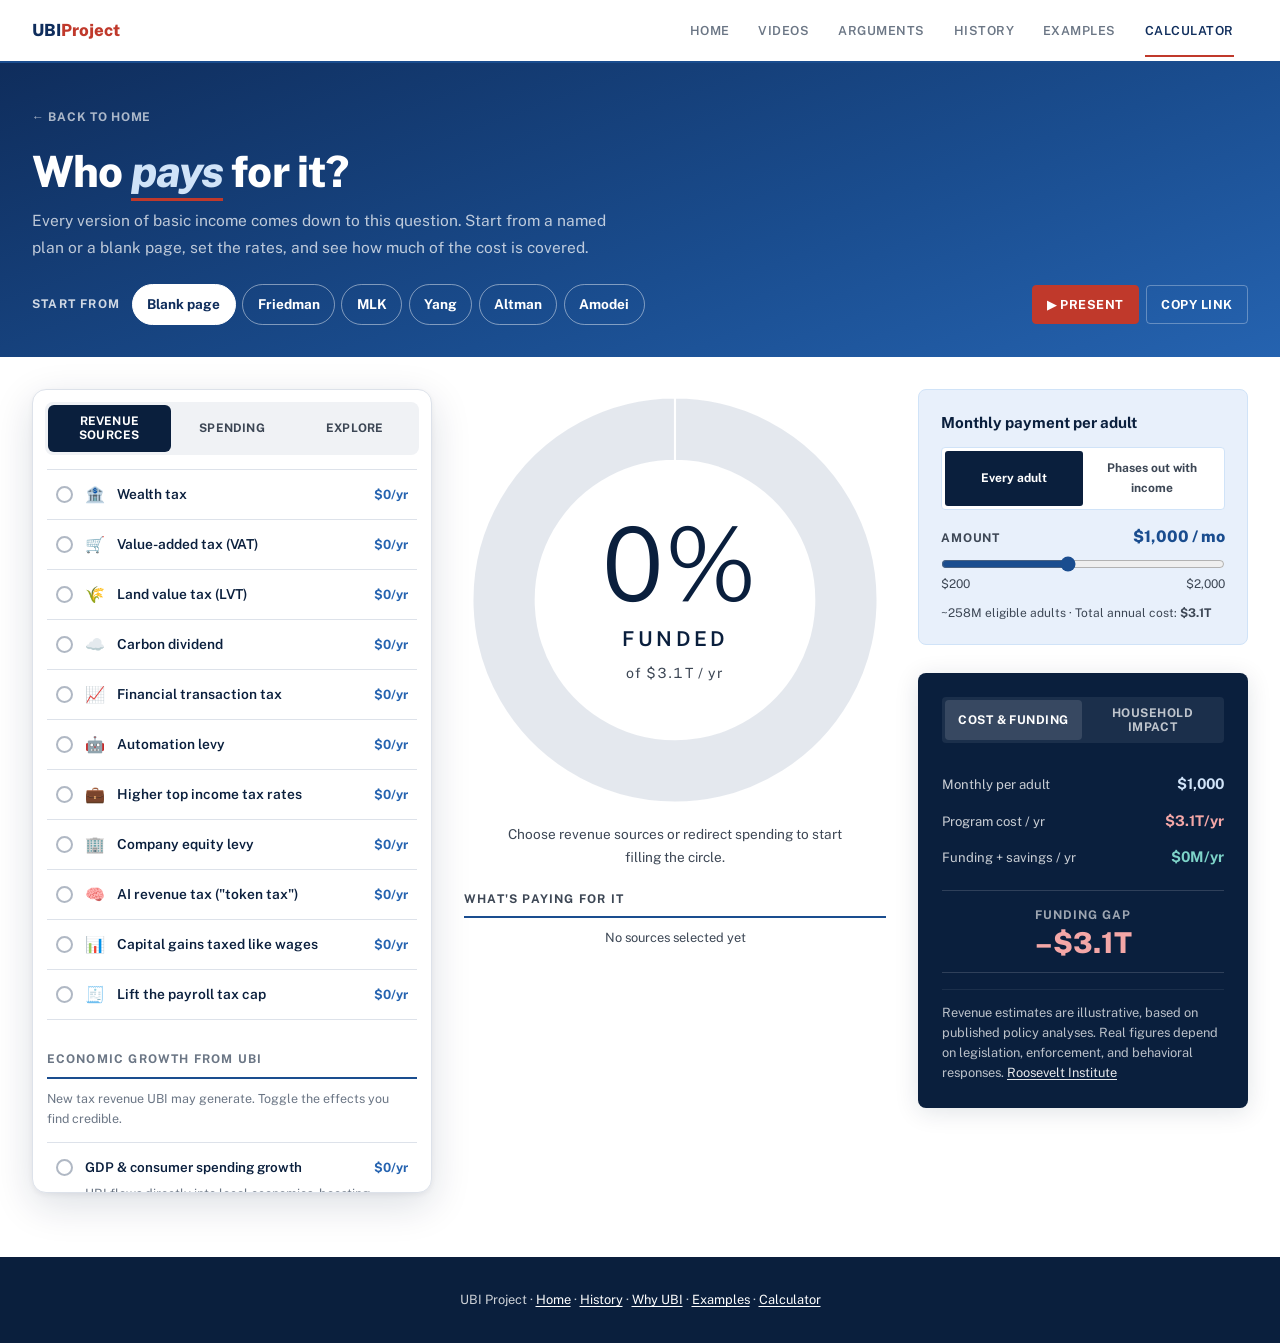
<file: calculator.html>
<!DOCTYPE html>
<html lang="en">
<head>
<meta charset="UTF-8">
<meta name="viewport" content="width=device-width, initial-scale=1.0">
<title>UBI Funding Calculator — UBI Project</title>
<link rel="preconnect" href="https://fonts.googleapis.com">
<link rel="preconnect" href="https://fonts.gstatic.com" crossorigin>
<link href="https://fonts.googleapis.com/css2?family=Public+Sans:ital,wght@0,300;0,400;0,500;0,600;0,700;0,800;1,400;1,600&display=swap" rel="stylesheet">
<style>
:root {
  --white:#ffffff; --off-white:#f7f9fc; --blue-pale:#e8f0fb; --blue-light:#d0e3f8;
  --blue:#1a4d8f; --blue-mid:#2563b0; --blue-dark:#0f2d5c; --navy:#0a1f3d;
  --red:#c0392b; --red-hover:#a93226; --red-pale:#fdf1f0;
  --g1:#f0f2f5; --g2:#dde2ea; --g3:#b0b8c4; --g4:#6b7685; --g5:#3d4755;
  /* legacy aliases used by JS color refs in results panel */
  --teal:#1a6b5a; --teal-p:#e8f4f1;
  --rose:#b04a4a; --rose-p:#fdf1f0;
  --fd:"Public Sans","Helvetica Neue",Arial,sans-serif;
  --fb:"Public Sans","Helvetica Neue",Arial,sans-serif;
  --r:8px; --rs:4px;
  --sh:0 2px 10px rgba(10,31,61,0.07);
  --shm:0 4px 24px rgba(10,31,61,0.12);
}
*,*::before,*::after { box-sizing:border-box; margin:0; padding:0; }
html { scroll-behavior:smooth; }
body { font-family:var(--fd); background:var(--white); color:var(--navy); font-size:15px; line-height:1.7; }

/* ── NAV ── */
nav { position:sticky; top:0; z-index:100; background:rgba(255,255,255,0.97); backdrop-filter:blur(8px); border-bottom:2px solid var(--blue); padding:0 2rem; display:flex; align-items:center; }
.nav-brand { font-size:1.05rem; font-weight:800; color:var(--blue-dark); text-decoration:none; padding:1rem 0; margin-right:auto; }
.nav-brand span { color:var(--red); }
.nav-links { display:flex; list-style:none; }
.nav-links a { display:block; padding:1rem 0.9rem; font-size:0.78rem; font-weight:600; letter-spacing:0.04em; text-transform:uppercase; color:var(--g4); text-decoration:none; transition:color 0.18s; position:relative; }
.nav-links a::after { content:""; position:absolute; bottom:0; left:0.9rem; right:0.9rem; height:2px; background:var(--red); transform:scaleX(0); transition:transform 0.2s; }
.nav-links a:hover { color:var(--blue-dark); }
.nav-links a:hover::after, .nav-links a.active::after { transform:scaleX(1); }
.nav-links a.active { color:var(--blue-dark); }
.nav-hamburger { display:none; flex-direction:column; justify-content:center; align-items:center; gap:5px; width:40px; height:40px; background:none; border:none; cursor:pointer; border-radius:var(--rs); }
.nav-hamburger span { display:block; width:22px; height:2px; background:var(--navy); border-radius:2px; transition:transform 0.3s ease, opacity 0.3s ease, width 0.3s ease; transform-origin:center; }
nav.menu-open .nav-hamburger span:nth-child(1) { transform:translateY(7px) rotate(45deg); }
nav.menu-open .nav-hamburger span:nth-child(2) { opacity:0; width:0; }
nav.menu-open .nav-hamburger span:nth-child(3) { transform:translateY(-7px) rotate(-45deg); }
.nav-overlay { display:none; position:fixed; inset:0; background:rgba(10,31,61,0.4); z-index:98; backdrop-filter:blur(2px); }
nav.menu-open ~ .nav-overlay { display:block; }

/* ── PAGE HERO ── */
.page-hero { background:linear-gradient(160deg, var(--blue-dark) 0%, var(--blue) 60%, var(--blue-mid) 100%); padding:3.5rem 2rem 2.5rem; }
.page-hero-inner { max-width:1100px; margin:0 auto; }
.back-link { display:inline-flex; align-items:center; gap:0.35rem; font-size:0.75rem; font-weight:700; color:rgba(255,255,255,0.65); text-decoration:none; letter-spacing:0.06em; text-transform:uppercase; margin-bottom:1.25rem; transition:color 0.18s; }
.back-link:hover { color:#fff; }
.page-hero h1 { font-size:clamp(1.9rem,4vw,2.7rem); font-weight:800; line-height:1.15; color:#fff; max-width:700px; margin-bottom:0.65rem; letter-spacing:-0.02em; }
.page-hero h1 em { font-style:italic; color:var(--blue-light); border-bottom:3px solid var(--red); padding-bottom:1px; }
.page-hero p { color:rgba(255,255,255,0.72); font-size:0.97rem; max-width:600px; line-height:1.75; }

/* ── MAIN LAYOUT ── */
.page-body { max-width:1100px; margin:0 auto; padding:2.5rem 2rem 5rem; display:grid; grid-template-columns:1fr 400px; gap:2.5rem; align-items:start; }

/* ── TYPOGRAPHY UTILS ── */
.kicker { font-size:0.7rem; font-weight:700; letter-spacing:0.13em; text-transform:uppercase; color:var(--red); margin-bottom:0.3rem; display:block; }
a.src { color:var(--blue-mid); text-decoration:none; font-size:0.74rem; font-weight:600; white-space:nowrap; transition:color 0.15s; }
a.src:hover { color:var(--red); }
a.src::before { content:'['; font-weight:400; color:var(--g3); }
a.src::after  { content:']'; font-weight:400; color:var(--g3); }
input[type="range"] { width:100%; accent-color:var(--blue); cursor:pointer; display:block; }
.range-row { display:flex; justify-content:space-between; font-size:0.68rem; color:var(--g3); margin-top:0.15rem; }

/* ── UBI AMOUNT PANEL ── */
.ubi-panel { background:var(--blue-pale); border:1px solid var(--blue-light); border-radius:var(--r); padding:1.25rem 1.4rem; margin-bottom:1rem; }
.ubi-panel-title { font-size:0.95rem; font-weight:700; color:var(--navy); margin-bottom:0.7rem; }
.slider-header { display:flex; justify-content:space-between; align-items:baseline; margin-bottom:0.35rem; }
.slider-label { font-size:0.7rem; font-weight:700; letter-spacing:0.06em; text-transform:uppercase; color:var(--g4); }
.slider-current { font-size:1rem; font-weight:800; color:var(--blue); }
.ubi-meta { font-size:0.73rem; color:var(--g4); margin-top:0.55rem; }

/* ── SECTION HEADERS ── */
.ctrl-section-head { font-size:0.67rem; font-weight:700; letter-spacing:0.1em; text-transform:uppercase; color:var(--g4); padding:0.3rem 0 0.45rem; margin-top:0.9rem; border-bottom:2px solid var(--blue); margin-bottom:0.65rem; }

/* ── FUNDING SOURCE CARDS ── */
.fs-card { border:1.5px solid var(--g2); border-radius:var(--r); margin-bottom:0.55rem; background:var(--white); transition:border-color 0.18s, box-shadow 0.18s; overflow:hidden; }
.fs-card.active { border-color:var(--blue); box-shadow:0 0 0 3px rgba(26,77,143,0.08); }
.fs-header { display:flex; align-items:center; gap:0.75rem; padding:0.8rem 1rem; cursor:pointer; user-select:none; transition:background 0.15s; }
.fs-header:hover { background:var(--blue-pale); }
.fs-dot { width:17px; height:17px; border-radius:50%; border:2px solid var(--g3); background:var(--white); flex-shrink:0; display:flex; align-items:center; justify-content:center; transition:all 0.18s; }
.fs-card.active .fs-dot { background:var(--blue); border-color:var(--blue); }
.fs-dot::after { content:''; width:6px; height:6px; border-radius:50%; background:#fff; opacity:0; transition:opacity 0.15s; }
.fs-card.active .fs-dot::after { opacity:1; }
.fs-icon { font-size:1rem; flex-shrink:0; line-height:1; }
.fs-name { font-size:0.86rem; font-weight:600; color:var(--navy); flex:1; }
.fs-rev-badge { font-size:0.8rem; font-weight:700; color:var(--blue-mid); min-width:60px; text-align:right; flex-shrink:0; }
.fs-body { display:none; padding:0 1rem 0.9rem; border-top:1px solid var(--g2); }
.fs-card.active .fs-body { display:block; }
.fs-short-desc { font-size:0.78rem; color:var(--g4); margin-top:0.5rem; margin-bottom:0.45rem; line-height:1.55; }
.learn-more-btn { font-size:0.72rem; font-weight:700; color:var(--blue-mid); background:none; border:none; cursor:pointer; padding:0; text-decoration:underline; text-underline-offset:2px; transition:color 0.15s; }
.learn-more-btn:hover { color:var(--red); }
.learn-more-content { display:none; font-size:0.75rem; color:var(--g5); background:var(--blue-pale); border-radius:var(--rs); padding:0.65rem 0.8rem; margin:0.45rem 0 0.6rem; line-height:1.6; }
.learn-more-content.open { display:block; }
.fs-slider-section { margin-top:0.5rem; }
.fs-slider-header { display:flex; justify-content:space-between; align-items:baseline; margin-bottom:0.3rem; }
.fs-slider-label { font-size:0.68rem; font-weight:700; letter-spacing:0.05em; text-transform:uppercase; color:var(--g4); }
.fs-slider-val { font-size:0.88rem; font-weight:800; color:var(--blue); }

/* ── SPENDING TAB (pie + sliders) ── */
.sp-intro { font-size:0.78rem; color:var(--g4); margin-bottom:0.85rem; line-height:1.6; }
.sp-top { display:flex; align-items:center; gap:1.25rem; margin-bottom:1rem; }
.sp-summary { flex:1; min-width:0; }
.sp-sum-lbl { display:block; font-size:0.68rem; font-weight:700; letter-spacing:0.08em; text-transform:uppercase; color:var(--g4); }
.sp-sum-val { display:block; font-size:2rem; font-weight:800; color:var(--red); line-height:1.15; font-variant-numeric:tabular-nums; }
.sp-sum-sub { display:block; font-size:0.75rem; color:var(--g4); margin-bottom:0.6rem; }
.sp-reset { font:inherit; font-size:0.7rem; font-weight:700; letter-spacing:0.05em; text-transform:uppercase; padding:0.4rem 0.8rem; border-radius:var(--rs); border:1.5px solid var(--g3); background:var(--white); color:var(--g5); cursor:pointer; }
.sp-reset:hover { border-color:var(--blue); color:var(--blue); }
.sp-row { border:1.5px solid var(--g2); border-radius:var(--r); padding:0.6rem 0.85rem 0.55rem; margin-bottom:0.45rem; background:var(--white); transition:border-color 0.18s, background 0.18s; }
.sp-row.cut { border-color:var(--blue); background:var(--blue-pale); }
.sp-row-head { display:flex; align-items:center; gap:0.55rem; }
.sp-dot { width:12px; height:12px; border-radius:50%; flex-shrink:0; }
.sp-name { font-size:0.84rem; font-weight:600; color:var(--navy); flex:1; min-width:0; }
.sp-amt { font-size:0.82rem; font-weight:700; color:var(--navy); font-variant-numeric:tabular-nums; }
.sp-share { font-size:0.72rem; color:var(--g4); min-width:42px; text-align:right; font-variant-numeric:tabular-nums; }
.sp-row input[type=range] { margin-top:0.35rem; }
.sp-row-foot { display:flex; justify-content:space-between; font-size:0.7rem; color:var(--g4); margin-top:0.1rem; font-variant-numeric:tabular-nums; }
.sp-row-foot strong { color:var(--red); font-weight:700; }
.sp-locked { font-size:0.7rem; color:var(--g4); margin-top:0.2rem; padding-left:calc(12px + 0.55rem); }
.sp-source { font-size:0.7rem; color:var(--g4); line-height:1.55; margin-top:0.7rem; }
.sp-source a { color:var(--blue-mid); }

/* ── CTRL TABS (left column) ── */
.ctrl-tabs { display:flex; gap:0; background:var(--g1); border-radius:var(--r); padding:3px; margin-bottom:1rem; }
.ctrl-tab {
  flex:1; text-align:center; padding:0.45rem 0.5rem;
  font-size:0.72rem; font-weight:700; letter-spacing:0.04em; text-transform:uppercase;
  border-radius:6px; cursor:pointer; color:var(--g4);
  transition:all 0.18s; border:none; background:transparent; font-family:var(--fd);
}
.ctrl-tab.active { background:var(--white); color:var(--navy); box-shadow:var(--sh); }
.ctrl-tab:hover:not(.active) { color:var(--navy); }
.ctrl-pane { display:none; }
.ctrl-pane.active { display:block; }

/* ── SAVINGS ITEM ── */
.savings-item {
  display:flex; align-items:flex-start; gap:0.75rem;
  padding:0.85rem 1rem; border:1.5px solid var(--g2);
  border-radius:var(--r); margin-bottom:0.55rem;
  background:var(--white); transition:border-color 0.18s, background 0.18s;
  cursor:pointer; user-select:none;
}
.savings-item:hover { background:var(--blue-pale); }
.savings-item.active { border-color:var(--blue); background:var(--blue-pale); }
.savings-item.active .fs-dot { background:var(--blue); border-color:var(--blue); }
.savings-item.active .fs-dot::after { opacity:1; }
.savings-info { flex:1; min-width:0; }
.savings-name { font-size:0.84rem; font-weight:600; color:var(--navy); display:block; }
.savings-sub  { font-size:0.71rem; color:var(--g4); display:block; margin-top:0.05rem; line-height:1.45; }
.savings-amt  { font-size:0.8rem; font-weight:700; color:var(--blue-mid); flex-shrink:0; min-width:60px; text-align:right; }
.savings-lm-btn { font-size:0.7rem; font-weight:700; color:var(--blue-mid); background:none; border:none; cursor:pointer; padding:0.3rem 0 0; text-decoration:underline; text-underline-offset:2px; display:block; transition:color 0.15s; }
.savings-lm-btn:hover { color:var(--red); }
.savings-lm-content { display:none; font-size:0.74rem; color:var(--g5); background:var(--blue-pale); border-radius:var(--rs); padding:0.6rem 0.75rem; margin-top:0.45rem; line-height:1.6; }
.savings-lm-content.open { display:block; }

/* ── MONETARY FINANCING (moved inside Revenue tab) ── */
.monetary-section { margin-top:1rem; }
.print-card { border:1.5px solid rgba(192,57,43,0.3); border-radius:var(--r); margin-bottom:0.55rem; background:var(--white); overflow:hidden; transition:border-color 0.2s, box-shadow 0.2s; }
.print-card.active { border-color:var(--red); box-shadow:0 0 0 3px rgba(192,57,43,0.08); background:var(--red-pale); }
.print-card .fs-header:hover { background:rgba(192,57,43,0.05); }
.print-card .fs-dot { border-color:rgba(192,57,43,0.4); }
.print-card.active .fs-dot { background:var(--red); border-color:var(--red); }
.print-card .fs-name { color:var(--red); }
.print-card .fs-rev-badge { color:var(--red); }
.infl-block { display:none; margin:0 1rem 0.9rem; padding:0.75rem 0.85rem; background:rgba(192,57,43,0.06); border-radius:var(--rs); }
.print-card.active .infl-block { display:block; }
.infl-pct { font-size:1.5rem; font-weight:800; color:var(--red); display:block; line-height:1; margin-bottom:0.2rem; }
.infl-note { font-size:0.72rem; color:var(--red); opacity:0.8; line-height:1.5; display:block; margin-bottom:0.7rem; }
.print-slider-header { display:flex; justify-content:space-between; margin-bottom:0.3rem; }
.print-slider-label { font-size:0.67rem; font-weight:700; letter-spacing:0.05em; text-transform:uppercase; color:rgba(192,57,43,0.7); }
.print-slider-val { font-size:0.86rem; font-weight:800; color:var(--red); }
.print-warning { font-size:0.7rem; color:rgba(192,57,43,0.65); margin-top:0.5rem; line-height:1.5; }

/* ── RESULTS STICKY PANEL ── */
#results-col { position:sticky; top:5.5rem; align-self:start; }
.results-panel {
  background:var(--navy); color:#fff; border-radius:var(--r);
  padding:1.5rem 1.5rem 1.6rem; box-shadow:var(--shm);
  max-height:calc(100vh - 7rem);
  overflow-y:auto;
  scrollbar-width:thin;
  scrollbar-color:rgba(255,255,255,0.12) transparent;
}
.results-panel::-webkit-scrollbar { width:4px; }
.results-panel::-webkit-scrollbar-thumb { background:rgba(255,255,255,0.12); border-radius:2px; }
.results-panel::-webkit-scrollbar-track { background:transparent; }

/* ── VIEW TABS ── */
.view-tabs { display:flex; gap:2px; background:rgba(255,255,255,0.07); border-radius:var(--rs); padding:3px; margin-bottom:1.4rem; }
.view-tab { flex:1; text-align:center; padding:0.4rem; font-size:0.72rem; font-weight:700; letter-spacing:0.04em; text-transform:uppercase; border-radius:4px; cursor:pointer; color:rgba(255,255,255,0.4); transition:all 0.2s; border:none; background:transparent; font-family:var(--fd); }
.view-tab.active { background:rgba(255,255,255,0.12); color:#fff; }

/* ── COST & FUNDING VIEW ── */
.view-pane { display:none; }
.view-pane.active { display:block; }

/* PIE CHART */

/* RESULTS ROWS */
.r-divider { height:1px; background:rgba(255,255,255,0.08); margin:0.75rem 0; }
.r-row { display:flex; justify-content:space-between; align-items:baseline; padding:0.35rem 0; font-size:0.82rem; }
.r-lbl { color:rgba(255,255,255,0.5); }
.r-val { font-weight:700; font-size:0.92rem; }
.c-pos { color:#7dd3c8; }
.c-neg { color:#f4a7a7; }
.c-neu { color:var(--blue-light); }

.balance-box { margin-top:0.9rem; border-radius:var(--rs); padding:0.85rem 1rem; text-align:center; }
.balance-lbl { font-size:0.67rem; font-weight:700; letter-spacing:0.08em; text-transform:uppercase; opacity:0.6; margin-bottom:0.2rem; }
.balance-val { font-size:1.8rem; font-weight:800; line-height:1; }
.b-gap { background:rgba(244,167,167,0.12); border:1px solid rgba(244,167,167,0.25); }
.b-gap .balance-val { color:#f4a7a7; }
.b-ok  { background:rgba(125,211,200,0.12); border:1px solid rgba(125,211,200,0.25); }
.b-ok  .balance-val { color:#7dd3c8; }


.sb-list { margin-top:0.8rem; }
.sb-row { display:flex; align-items:center; gap:0.45rem; padding:0.22rem 0; font-size:0.74rem; }
.sb-dot { width:7px; height:7px; border-radius:50%; flex-shrink:0; }
.sb-name { flex:1; color:rgba(255,255,255,0.55); }
.sb-val { font-weight:700; color:rgba(255,255,255,0.88); }
.sb-pct { font-size:0.65rem; color:rgba(255,255,255,0.35); min-width:28px; text-align:right; }

.r-note { margin-top:1rem; font-size:0.67rem; color:rgba(255,255,255,0.28); line-height:1.55; border-top:1px solid rgba(255,255,255,0.07); padding-top:0.85rem; }
.r-note a { color:rgba(255,255,255,0.4); }

/* ── HOUSEHOLD IMPACT VIEW ── */
.hi-select-group { margin-bottom:0.75rem; }
.hi-select-group label { font-size:0.67rem; font-weight:700; letter-spacing:0.08em; text-transform:uppercase; color:rgba(255,255,255,0.45); display:block; margin-bottom:0.3rem; }
.hi-select { width:100%; background:rgba(255,255,255,0.07); border:1px solid rgba(255,255,255,0.12); border-radius:var(--rs); padding:0.45rem 0.65rem; color:#fff; font-family:var(--fd); font-size:0.84rem; cursor:pointer; appearance:none; }
.hi-select option { background:var(--navy); }

.hi-stats-grid { display:grid; grid-template-columns:1fr 1fr; gap:0.5rem; margin:0.8rem 0; }
.hi-stat { background:rgba(255,255,255,0.05); border-radius:var(--rs); padding:0.7rem 0.8rem; text-align:center; }
.hi-stat-val { font-size:1.35rem; font-weight:800; display:block; line-height:1; margin-bottom:0.2rem; }
.hi-stat-lbl { font-size:0.67rem; color:rgba(255,255,255,0.4); letter-spacing:0.02em; }

.hi-net-box { background:rgba(255,255,255,0.05); border-radius:var(--rs); padding:0.9rem; text-align:center; margin-bottom:0.85rem; }
.hi-net-val { font-size:2rem; font-weight:800; line-height:1; display:block; }
.hi-net-lbl { font-size:0.69rem; color:rgba(255,255,255,0.4); margin-top:0.25rem; }

.ig-section-lbl { font-size:0.66rem; font-weight:700; letter-spacing:0.09em; text-transform:uppercase; color:rgba(255,255,255,0.35); margin-bottom:0.5rem; }
.ig-table { width:100%; border-collapse:collapse; font-size:0.71rem; }
.ig-table th { font-weight:700; text-align:left; padding:0.25rem 0.3rem; color:rgba(255,255,255,0.35); border-bottom:1px solid rgba(255,255,255,0.08); font-size:0.64rem; letter-spacing:0.05em; text-transform:uppercase; }
.ig-table td { padding:0.3rem 0.3rem; color:rgba(255,255,255,0.7); border-bottom:1px solid rgba(255,255,255,0.05); vertical-align:middle; }
.ig-table tr:last-child td { border-bottom:none; }
.ig-bar { height:4px; border-radius:2px; background:rgba(255,255,255,0.08); overflow:hidden; width:44px; }
.ig-bar-fill { height:100%; border-radius:2px; }
.hi-note { font-size:0.66rem; color:rgba(255,255,255,0.25); line-height:1.55; border-top:1px solid rgba(255,255,255,0.07); padding-top:0.8rem; margin-top:0.8rem; }

/* ── RESPONSIVE ── */
@media(max-width:900px) {
  nav { padding:0 1.25rem; }
  .nav-hamburger { display:flex; }
  .nav-links { display:flex; flex-direction:column; position:fixed; top:0; right:0; width:min(300px,88vw); height:100vh; background:var(--white); border-left:1px solid var(--g2); padding:5rem 0 2rem; transform:translateX(100%); transition:transform 0.32s cubic-bezier(0.4,0,0.2,1); overflow-y:auto; z-index:99; list-style:none; }
  nav.menu-open .nav-links { transform:translateX(0); }
  .nav-links li { border-bottom:1px solid var(--g2); }
  .nav-links a { padding:0.9rem 1.5rem; font-size:0.9rem; display:flex; justify-content:space-between; }
  .nav-links a::after { display:none; }
  .nav-links a:hover { background:var(--blue-pale); }
  .page-body { grid-template-columns:1fr; padding:1.75rem 1.25rem 4rem; gap:1.75rem; }
  #results-col { position:static; top:auto; align-self:auto; order:-1; }
  .results-panel { max-height:none; overflow-y:visible; }
}

/* ════════════════ V2 LAYOUT ════════════════ */
.sr-only { position:absolute; width:1px; height:1px; padding:0; margin:-1px; overflow:hidden; clip:rect(0,0,0,0); white-space:nowrap; border:0; }
:focus-visible { outline:3px solid var(--blue-mid); outline-offset:2px; }
html { overflow-x:clip; }
.page-hero { padding:2.5rem 2rem 2rem; }
.page-hero-inner { max-width:1440px; }
.v2-body { max-width:1440px; margin:0 auto; padding:2rem 2rem 4rem; display:grid; gap:1.75rem 2rem;
  grid-template-columns:400px minmax(0,1fr) 330px;
  grid-template-areas:"left center ubi" "left center results"; grid-template-rows:auto 1fr; align-items:start; }
.float-panel { grid-area:left; }
.center-col  { grid-area:center; }
.ubi-area    { grid-area:ubi; }
.results-area{ grid-area:results; }
.ubi-area .ubi-panel { margin-bottom:0; }

/* Floating tabbed card */
.float-panel { position:sticky; top:76px; background:var(--white); border:1px solid var(--g2); border-radius:14px;
  box-shadow:0 12px 40px rgba(10,31,61,0.14), 0 2px 6px rgba(10,31,61,0.06);
  display:flex; flex-direction:column; max-height:calc(100vh - 96px); overflow:hidden; }
.float-panel .ctrl-tabs { margin:0.75rem 0.75rem 0; flex-shrink:0; }
.float-panel .ctrl-tab { font-size:0.74rem; padding:0.6rem 0.5rem; color:var(--g5); }
.float-panel .ctrl-tab.active { background:var(--navy); color:#fff; box-shadow:none; }
.float-scroll { overflow-y:auto; padding:0.9rem 0.85rem 1rem; overscroll-behavior:contain; }
.float-scroll .ctrl-pane:focus-visible { outline-offset:-3px; }
.float-scroll .sp-top { margin-bottom:0.75rem; }

/* Centre donut */
.center-col { position:sticky; top:76px; display:flex; flex-direction:column; align-items:center; }
.donut-wrap { position:relative; width:min(100%, 520px); aspect-ratio:1; }
.donut-wrap svg { width:100%; height:100%; display:block; overflow:visible; }
.donut-wrap path { transition:opacity 0.15s; }
.donut-center { position:absolute; inset:0; display:flex; flex-direction:column; align-items:center; justify-content:center; pointer-events:none; text-align:center; }
.donut-pct { font-size:clamp(3.2rem, 8vw, 6.5rem); font-weight:300; line-height:1; letter-spacing:-0.04em; color:var(--navy); font-variant-numeric:tabular-nums; }
.donut-lbl { font-size:clamp(0.9rem, 1.6vw, 1.35rem); font-weight:600; letter-spacing:0.18em; text-transform:uppercase; color:var(--navy); margin-top:0.4rem; }
.donut-cost { font-size:clamp(0.8rem, 1.1vw, 0.95rem); letter-spacing:0.08em; color:var(--g5); margin-top:0.35rem; font-variant-numeric:tabular-nums; }
.pie-tooltip { position:absolute; background:var(--navy); color:#fff; border-radius:var(--rs); padding:0.4rem 0.65rem; font-size:0.76rem; font-weight:700; pointer-events:none; white-space:nowrap; opacity:0; transition:opacity 0.12s; z-index:20; transform:translate(-50%,-115%); box-shadow:var(--shm); }
.pie-empty-hint { text-align:center; font-size:0.85rem; color:var(--g5); margin:0.75rem 0 0; max-width:360px; }
.center-legend { width:min(100%, 440px); margin-top:1.25rem; }
.legend-title { font-size:0.7rem; font-weight:700; letter-spacing:0.1em; text-transform:uppercase; color:var(--g5); border-bottom:2px solid var(--blue); padding-bottom:0.4rem; margin-bottom:0.35rem; }
.center-legend .sb-list { margin-top:0; }
.center-legend .sb-row { font-size:0.84rem; padding:0.35rem 0; border-bottom:1px solid var(--g1); gap:0.6rem; }
.center-legend .sb-dot { width:11px; height:11px; }
.center-legend .sb-name { color:var(--g5); }
.center-legend .sb-val  { color:var(--navy); }
.center-legend .sb-pct  { color:var(--g5); font-size:0.75rem; min-width:36px; }
.center-legend .sb-list p { color:var(--g5) !important; font-size:0.8rem !important; }

/* Results card: raise low-contrast text to WCAG AA on navy */
.results-panel { max-height:none; overflow:visible; }
.r-lbl, .hi-stat-lbl, .hi-net-lbl, .ig-table th, .ig-section-lbl, .hi-select-group label { color:rgba(255,255,255,0.78) !important; }
.r-note, .hi-note { color:rgba(255,255,255,0.72); }
.view-tab { color:rgba(255,255,255,0.72); }
.ubi-meta, .range-row { color:var(--g5); }

/* Mini funding bar (phones) */
.mini-bar { display:none; }

@media (max-width:1180px) {
  .v2-body { grid-template-columns:380px minmax(0,1fr); grid-template-areas:"left ubi" "left center" "left results"; grid-template-rows:auto auto 1fr; }
  .center-col { position:static; }
}
@media (max-width:820px) {
  .v2-body { grid-template-columns:minmax(0,1fr); grid-template-areas:"ubi" "center" "left" "results"; padding:1.25rem 1rem 5rem; }
  .float-panel { position:static; max-height:none; }
  .float-scroll { overflow:visible; }
  .donut-wrap { width:min(100%, 340px); }
  .mini-bar { display:flex; position:fixed; left:0; right:0; bottom:0; z-index:90; background:var(--navy); color:#fff; justify-content:space-between; padding:0.65rem 1rem; font-size:0.85rem; box-shadow:0 -4px 16px rgba(10,31,61,0.2); }
  .mini-bar strong { font-size:1.1rem; }
}
@media (prefers-reduced-motion:reduce) { .donut-wrap path, .pie-tooltip { transition:none; } }

/* ── A11y fixes (audit P0/P1) ── */
button.fs-header { width:100%; border:0; background:none; font:inherit; color:inherit; text-align:left; }
.savings-item { display:block; cursor:default; padding:0; }
.savings-toggle { display:flex; align-items:center; gap:0.75rem; width:100%; border:0; background:none; font:inherit; color:inherit; text-align:left; cursor:pointer; padding:0.85rem 1rem 0.35rem; border-radius:var(--r); }
.savings-toggle .savings-name { flex:1; }
.savings-item .savings-info { padding:0 1rem 0.85rem calc(1rem + 17px + 0.75rem); cursor:pointer; }
.savings-item .savings-lm-content { cursor:auto; }
.fs-header:focus-visible, .savings-toggle:focus-visible { outline:3px solid var(--blue-mid); outline-offset:-3px; }
.slider-label { color:var(--g5); }
.print-warning, .infl-note { color:#9b2c20; opacity:1; }
.r-note a { color:rgba(255,255,255,0.9); text-decoration:underline; text-underline-offset:2px; }
.results-panel .range-row { color:rgba(255,255,255,0.78) !important; }

/* ── Audit P2 fixes ── */
/* Readable text floor: 12px for labels, ~13px for descriptions */
.range-row, .ubi-meta, .ctrl-section-head, .fs-slider-label, .print-slider-label, .slider-label,
.sp-sum-lbl, .sp-share, .sp-row-foot, .sp-locked, .ctrl-tab, .view-tab, .pie-tooltip, .sp-tt,
.balance-lbl, .sb-pct, .hi-select-group label, .hi-stat-lbl, .hi-net-lbl,
.ig-section-lbl, .ig-table, .ig-table th, .legend-title, .learn-more-btn, .savings-lm-btn { font-size:0.75rem; }
.savings-sub, .fs-short-desc, .learn-more-content, .savings-lm-content, .print-warning, .infl-note,
.sp-source, .r-note, .hi-note, .sb-row { font-size:0.8rem; }
.ig-table th, .ig-table td { padding:0.3rem 0.25rem; }
/* Learn more: 24px minimum tap height */
.learn-more-btn, .savings-lm-btn { display:inline-flex; align-items:center; min-height:24px; padding:0.15rem 0; }
/* Headings keep their old look */
h2.ubi-panel-title, h3.ctrl-section-head, h3.legend-title { display:block; }
h3.ctrl-section-head { font-weight:700; }
/* Footer */
.site-footer { background:var(--navy); color:rgba(255,255,255,0.8); padding:2rem; text-align:center; font-size:0.8rem; }
.site-footer a { color:#fff; text-decoration:underline; text-underline-offset:2px; }
.site-footer a:hover { color:var(--blue-light); }

/* ── Audit P3: one card (the floating panel), plain rows inside it ── */
.float-scroll .fs-card, .float-scroll .print-card, .float-scroll .savings-item, .float-scroll .sp-row {
  border:0; border-bottom:1px solid var(--g2); border-radius:0; box-shadow:none; margin:0; background:transparent; }
.float-scroll .fs-card.active, .float-scroll .savings-item.active, .float-scroll .sp-row.cut { background:var(--blue-pale); box-shadow:none; }
.float-scroll .print-card.active { background:var(--red-pale); box-shadow:none; }
.float-scroll .sp-row { padding:0.7rem 0.6rem 0.6rem; }
.float-scroll .fs-header { padding:0.8rem 0.6rem; }
.float-scroll .fs-body { padding:0 0.6rem 0.9rem; border-top:0; }
.float-scroll .savings-toggle { padding:0.8rem 0.6rem 0.3rem; border-radius:0; }
.float-scroll .savings-item .savings-info { padding:0 0.6rem 0.85rem calc(0.6rem + 17px + 0.75rem); }
.float-scroll .infl-block { margin:0 0.6rem 0.9rem; }
.float-scroll .ctrl-pane > :is(.fs-card, .print-card, .savings-item, #sp-list):first-of-type,
.float-scroll .ctrl-section-head + .sp-intro + * { border-top:1px solid var(--g2); }
.float-scroll .ctrl-section-head { margin-top:1.5rem !important; }

/* Funding gap: a divided row inside the results card, not a box in a box */
.results-panel .balance-box { background:none; border:0; border-top:1px solid rgba(255,255,255,0.15); border-bottom:1px solid rgba(255,255,255,0.15); border-radius:0; padding:0.9rem 0; }
.print-slider-label { color:#9b2c20; }
.sp-intro, .savings-sub, .fs-short-desc, .r-note, .hi-note, .sp-source { text-wrap:pretty; }
</style>
<link rel="stylesheet" href="calculator-plans.css">
</head>
<body>

<!-- NAV -->
<nav id="main-nav">
  <a class="nav-brand" href="index.html">UBI<span>Project</span></a>
  <ul class="nav-links" id="nav-links">
    <li><a href="index.html" onclick="closeMenu()">Home</a></li>
    <li><a href="videos.html" onclick="closeMenu()">Videos</a></li>
    <li><a href="why-ubi.html" onclick="closeMenu()">Arguments</a></li>
    <li><a href="history.html" onclick="closeMenu()">History</a></li>
    <li><a href="examples.html" onclick="closeMenu()">Examples</a></li>
    <li><a href="calculator.html" class="active" onclick="closeMenu()">Calculator</a></li>
  </ul>
  <button class="nav-hamburger" id="nav-hamburger" aria-label="Toggle menu" aria-expanded="false" onclick="toggleMenu()">
    <span></span><span></span><span></span>
  </button>
</nav>
<div class="nav-overlay" id="nav-overlay" onclick="closeMenu()"></div>

<!-- HERO -->
<div class="page-hero">
  <div class="page-hero-inner">
    <a class="back-link" href="index.html">← Back to home</a>
    <h1>Who <em>pays</em> for it?</h1>
    <p>Every version of basic income comes down to this question. Start from a named plan or a blank page, set the rates, and see how much of the cost is covered.</p>
    <div class="plan-bar" role="group" aria-label="Start from a plan">
      <span class="plan-bar-lbl">Start from</span>
      <div class="plan-chips" id="plan-chips"></div>
      <span class="plan-actions">
        <button type="button" class="plan-act" id="btn-present" title="Clean 16:9 view for screen recording (P)">▶ Present</button>
        <button type="button" class="plan-act" id="btn-link">Copy link</button>
      </span>
    </div>
    <div class="plan-note" id="plan-note" hidden></div>
  </div>
</div>

<!-- MAIN — v2 layout: floating tabbed controls · central funding donut · amount + results -->
<main class="v2-body" id="main">


  <!-- ═══ LEFT: FLOATING TABBED CONTROLS ═══ -->
  <section class="float-panel" id="controls-col" aria-label="Ways to fund UBI">
    <h2 class="sr-only">Ways to fund UBI</h2>
    <div class="ctrl-tabs" role="tablist" aria-label="Ways to fund UBI">
      <button class="ctrl-tab active" role="tab" id="tab-revenue" aria-selected="true" aria-controls="sp-revenue" onclick="switchSrcTab('revenue',this)">Revenue sources</button>
      <button class="ctrl-tab" role="tab" id="tab-spending" aria-selected="false" aria-controls="sp-spending" tabindex="-1" onclick="switchSrcTab('spending',this)">Spending</button>
      <button class="ctrl-tab" role="tab" id="tab-explore" aria-selected="false" aria-controls="sp-explore" tabindex="-1" onclick="switchSrcTab('explore',this)">Explore</button>
    </div>
    <div class="float-scroll">
    <!-- ── TAB: REVENUE SOURCES ── -->
    <div class="ctrl-pane active" id="sp-revenue" role="tabpanel" aria-labelledby="tab-revenue" tabindex="0">

      <!-- WEALTH TAX -->
      <div class="fs-card" id="fc-wealth">
        <button type="button" class="fs-header" aria-pressed="false" data-fs="wealth" onclick="toggleFS('wealth')">
          <span class="fs-dot" aria-hidden="true"></span>
          <span class="fs-icon" aria-hidden="true">🏦</span>
          <span class="fs-name">Wealth tax</span>
          <span class="fs-rev-badge" id="rev-wealth">$0/yr</span>
        </button>
        <div class="fs-body">
          <p class="fs-short-desc">Annual tax on net assets above $50M.</p>
          <button class="learn-more-btn" onclick="lm('lm-wealth',this)">Learn more ↓</button>
          <div class="learn-more-content" id="lm-wealth">Elizabeth Warren's proposed 2% on wealth above $50M / 3% above $1B was estimated to raise ~$200B/yr. Critics cite capital flight risk and valuation difficulty for illiquid assets. <a href="https://rooseveltinstitute.org/publications/modeling-the-macroeconomic-effects-of-a-universal-basic-income/" target="_blank" rel="noopener" class="src">Roosevelt Inst.</a></div>
          <div class="fs-slider-section">
            <div class="fs-slider-header"><label class="fs-slider-label" for="sr-wealth">Rate on assets &gt;$50M</label><span class="fs-slider-val" id="sv-wealth">2%</span></div>
            <input type="range" id="sr-wealth" min="0.5" max="5" step="0.5" value="2">
            <div class="range-row"><span>0.5%</span><span>5%</span></div>
          </div>
        </div>
      </div>

      <!-- VAT -->
      <div class="fs-card" id="fc-vat">
        <button type="button" class="fs-header" aria-pressed="false" data-fs="vat" onclick="toggleFS('vat')">
          <span class="fs-dot" aria-hidden="true"></span>
          <span class="fs-icon" aria-hidden="true">🛒</span>
          <span class="fs-name">Value-added tax (VAT)</span>
          <span class="fs-rev-badge" id="rev-vat">$0/yr</span>
        </button>
        <div class="fs-body">
          <p class="fs-short-desc">Consumption tax applied at each production stage. Used by most developed nations.</p>
          <button class="learn-more-btn" onclick="lm('lm-vat',this)">Learn more ↓</button>
          <div class="learn-more-content" id="lm-vat">A 10% VAT on the ~$18T US consumption base raises ~$950B/yr after exemptions. Regressive on its own — but UBI fully offsets this for anyone below median income. <a href="https://2020.yang2020.com/policies/the-freedom-dividend/" target="_blank" rel="noopener" class="src">Yang2020</a></div>
          <div class="fs-slider-section">
            <div class="fs-slider-header"><label class="fs-slider-label" for="sr-vat">VAT rate</label><span class="fs-slider-val" id="sv-vat">10%</span></div>
            <input type="range" id="sr-vat" min="1" max="20" step="1" value="10">
            <div class="range-row"><span>1%</span><span>20%</span></div>
          </div>
        </div>
      </div>

      <!-- LAND VALUE TAX -->
      <div class="fs-card" id="fc-lvt">
        <button type="button" class="fs-header" aria-pressed="false" data-fs="lvt" onclick="toggleFS('lvt')">
          <span class="fs-dot" aria-hidden="true"></span>
          <span class="fs-icon" aria-hidden="true">🌾</span>
          <span class="fs-name">Land value tax (LVT)</span>
          <span class="fs-rev-badge" id="rev-lvt">$0/yr</span>
        </button>
        <div class="fs-body">
          <p class="fs-short-desc">Tax on the unimproved value of land — not buildings. Championed by Thomas Paine and Henry George.</p>
          <button class="learn-more-btn" onclick="lm('lm-lvt',this)">Learn more ↓</button>
          <div class="learn-more-content" id="lm-lvt">Total US land value is ~$23 trillion. An LVT taxes location value created by society and infrastructure, not the owner's effort. One of the most efficient taxes known to economics. <a href="https://www.ssa.gov/history/paine4.html" target="_blank" rel="noopener" class="src">Paine, SSA archive</a></div>
          <div class="fs-slider-section">
            <div class="fs-slider-header"><label class="fs-slider-label" for="sr-lvt">Annual rate on land value</label><span class="fs-slider-val" id="sv-lvt">1%</span></div>
            <input type="range" id="sr-lvt" min="0.5" max="5" step="0.5" value="1">
            <div class="range-row"><span>0.5%</span><span>5%</span></div>
          </div>
        </div>
      </div>

      <!-- CARBON DIVIDEND -->
      <div class="fs-card" id="fc-carbon">
        <button type="button" class="fs-header" aria-pressed="false" data-fs="carbon" onclick="toggleFS('carbon')">
          <span class="fs-dot" aria-hidden="true"></span>
          <span class="fs-icon" aria-hidden="true">☁️</span>
          <span class="fs-name">Carbon dividend</span>
          <span class="fs-rev-badge" id="rev-carbon">$0/yr</span>
        </button>
        <div class="fs-body">
          <p class="fs-short-desc">Fee on fossil fuel emissions returned as equal cash dividends to all citizens.</p>
          <button class="learn-more-btn" onclick="lm('lm-carbon',this)">Learn more ↓</button>
          <div class="learn-more-content" id="lm-carbon">The Climate Leadership Council proposes $40–$100/ton, returning all proceeds as citizen dividends. Alaska's oil fund is the working model. Revenue declines as emissions fall. <a href="https://www.clcouncil.org/our-plan/" target="_blank" rel="noopener" class="src">CLC</a></div>
          <div class="fs-slider-section">
            <div class="fs-slider-header"><label class="fs-slider-label" for="sr-carbon">Price per ton CO₂</label><span class="fs-slider-val" id="sv-carbon">$50/ton</span></div>
            <input type="range" id="sr-carbon" min="20" max="150" step="10" value="50">
            <div class="range-row"><span>$20</span><span>$150</span></div>
          </div>
        </div>
      </div>

      <!-- FINANCIAL TRANSACTION TAX -->
      <div class="fs-card" id="fc-ftt">
        <button type="button" class="fs-header" aria-pressed="false" data-fs="ftt" onclick="toggleFS('ftt')">
          <span class="fs-dot" aria-hidden="true"></span>
          <span class="fs-icon" aria-hidden="true">📈</span>
          <span class="fs-name">Financial transaction tax</span>
          <span class="fs-rev-badge" id="rev-ftt">$0/yr</span>
        </button>
        <div class="fs-body">
          <p class="fs-short-desc">Small tax on stock, bond, and derivative trades. Primarily paid by high-frequency traders.</p>
          <button class="learn-more-btn" onclick="lm('lm-ftt',this)">Learn more ↓</button>
          <div class="learn-more-content" id="lm-ftt">The CBO estimates a 0.1% rate raises ~$78B/yr on ~$100T in annual US financial transactions. <a href="https://www.cbo.gov/publication/56182" target="_blank" rel="noopener" class="src">CBO</a></div>
          <div class="fs-slider-section">
            <div class="fs-slider-header"><label class="fs-slider-label" for="sr-ftt">Rate on transactions</label><span class="fs-slider-val" id="sv-ftt">0.1%</span></div>
            <input type="range" id="sr-ftt" min="0.05" max="0.5" step="0.05" value="0.1">
            <div class="range-row"><span>0.05%</span><span>0.5%</span></div>
          </div>
        </div>
      </div>

      <!-- AUTOMATION LEVY -->
      <div class="fs-card" id="fc-auto">
        <button type="button" class="fs-header" aria-pressed="false" data-fs="auto" onclick="toggleFS('auto')">
          <span class="fs-dot" aria-hidden="true"></span>
          <span class="fs-icon" aria-hidden="true">🤖</span>
          <span class="fs-name">Automation levy</span>
          <span class="fs-rev-badge" id="rev-auto">$0/yr</span>
        </button>
        <div class="fs-body">
          <p class="fs-short-desc">Tax on companies replacing workers with automation. Proposed by Bill Gates.</p>
          <button class="learn-more-btn" onclick="lm('lm-auto',this)">Learn more ↓</button>
          <div class="learn-more-content" id="lm-auto">Companies profiting from displacement pay for the safety net beneath displaced workers. Estimated ~$1.5T in automated labor substitution value annually. Key challenge is defining "automated displacement." <a href="https://www.quartz.com/911968/bill-gates-the-robot-that-takes-your-job-should-pay-taxes/" target="_blank" rel="noopener" class="src">Quartz/Gates</a></div>
          <div class="fs-slider-section">
            <div class="fs-slider-header"><label class="fs-slider-label" for="sr-auto">Levy rate</label><span class="fs-slider-val" id="sv-auto">10%</span></div>
            <input type="range" id="sr-auto" min="5" max="30" step="5" value="10">
            <div class="range-row"><span>5%</span><span>30%</span></div>
          </div>
        </div>
      </div>

      <!-- TOP INCOME TAX -->
      <div class="fs-card" id="fc-income">
        <button type="button" class="fs-header" aria-pressed="false" data-fs="income" onclick="toggleFS('income')">
          <span class="fs-dot" aria-hidden="true"></span>
          <span class="fs-icon" aria-hidden="true">💼</span>
          <span class="fs-name">Higher top income tax rates</span>
          <span class="fs-rev-badge" id="rev-income">$0/yr</span>
        </button>
        <div class="fs-body">
          <p class="fs-short-desc">Raise marginal rates on incomes above $400K. The US top rate was 91% in the 1950s.</p>
          <button class="learn-more-btn" onclick="lm('lm-income',this)">Learn more ↓</button>
          <div class="learn-more-content" id="lm-income">Each point above the current 37% top rate raises ~$15–20B/yr. The top rate was 91% through 1963, 70% through 1980. <a href="https://www.taxpolicycenter.org/" target="_blank" rel="noopener" class="src">Tax Policy Center</a></div>
          <div class="fs-slider-section">
            <div class="fs-slider-header"><label class="fs-slider-label" for="sr-income">Top marginal rate (income &gt;$400K)</label><span class="fs-slider-val" id="sv-income">45%</span></div>
            <input type="range" id="sr-income" min="37" max="99" step="1" value="45">
            <div class="range-row"><span>37% (current)</span><span>99%</span></div>
          </div>
        </div>
      </div>


      <!-- COMPANY EQUITY LEVY -->
      <div class="fs-card" id="fc-equity">
        <button type="button" class="fs-header" aria-pressed="false" data-fs="equity" onclick="toggleFS('equity')">
          <span class="fs-dot" aria-hidden="true"></span>
          <span class="fs-icon" aria-hidden="true">🏢</span>
          <span class="fs-name">Company equity levy</span>
          <span class="fs-rev-badge" id="rev-equity">$0/yr</span>
        </button>
        <div class="fs-body">
          <p class="fs-short-desc">Large companies hand over a small share of their value each year, paid in stock, into a fund every adult owns.</p>
          <button class="learn-more-btn" onclick="lm('lm-equity',this)">Learn more ↓</button>
          <div class="learn-more-content" id="lm-equity">Sam Altman's 2021 American Equity Fund proposed 2.5% a year, paid in shares, on companies above a size threshold. He put US company value at about $50 trillion, the base used here. Critics note it would dilute existing shareholders, including pension funds, and is hard to apply to private firms. <a href="https://moores.samaltman.com/" target="_blank" rel="noopener" class="src">Altman, 2021</a></div>
          <div class="fs-slider-section">
            <div class="fs-slider-header"><label class="fs-slider-label" for="sr-equity">Share of company value per year</label><span class="fs-slider-val" id="sv-equity">2.5%</span></div>
            <input type="range" id="sr-equity" min="0.5" max="5" step="0.5" value="2.5">
            <div class="range-row"><span>0.5%</span><span>5%</span></div>
          </div>
        </div>
      </div>

      <!-- AI REVENUE TAX -->
      <div class="fs-card" id="fc-ai">
        <button type="button" class="fs-header" aria-pressed="false" data-fs="ai" onclick="toggleFS('ai')">
          <span class="fs-dot" aria-hidden="true"></span>
          <span class="fs-icon" aria-hidden="true">🧠</span>
          <span class="fs-name">AI revenue tax ("token tax")</span>
          <span class="fs-rev-badge" id="rev-ai">$0/yr</span>
        </button>
        <div class="fs-body">
          <p class="fs-short-desc">A cut of what AI companies earn each time their models are used. Small today; it grows only if AI revenue does.</p>
          <button class="learn-more-btn" onclick="lm('lm-ai',this)">Learn more ↓</button>
          <div class="learn-more-content" id="lm-ai">Anthropic CEO Dario Amodei floated a "token tax" in 2025; press accounts put the rate at 3% of revenue. His June 2026 essay names taxes on AI companies or higher capital gains taxes as ways to fund a basic income, without a rate. The revenue figure below is <strong>your assumption</strong>: the starting point of $150B is roughly the combined late-2026 annualized revenue estimated for the two largest labs, rounded up. <a href="https://www.axios.com/2025/09/18/ai-jobs-anthropic-axios-summit-debate" target="_blank" rel="noopener" class="src">Axios</a> <a href="https://sacra.com/c/anthropic/" target="_blank" rel="noopener" class="src">Sacra</a></div>
          <div class="fs-slider-section">
            <div class="fs-slider-header"><label class="fs-slider-label" for="sr-ai">Tax rate on AI revenue</label><span class="fs-slider-val" id="sv-ai">3%</span></div>
            <input type="range" id="sr-ai" min="1" max="30" step="1" value="3">
            <div class="range-row"><span>1%</span><span>30%</span></div>
          </div>
          <div class="fs-slider-section">
            <div class="fs-slider-header"><label class="fs-slider-label" for="sr-aibase">AI industry revenue (assumption)</label><span class="fs-slider-val" id="sv-aibase">$150B/yr</span></div>
            <input type="range" id="sr-aibase" min="0" max="8" step="1" value="1">
            <div class="range-row"><span>$50B</span><span>$10T</span></div>
          </div>
        </div>
      </div>

      <!-- CAPITAL GAINS -->
      <div class="fs-card" id="fc-capgains">
        <button type="button" class="fs-header" aria-pressed="false" data-fs="capgains" onclick="toggleFS('capgains')">
          <span class="fs-dot" aria-hidden="true"></span>
          <span class="fs-icon" aria-hidden="true">📊</span>
          <span class="fs-name">Capital gains taxed like wages</span>
          <span class="fs-rev-badge" id="rev-capgains">$0/yr</span>
        </button>
        <div class="fs-body">
          <p class="fs-short-desc">Tax investment gains and carried interest at ordinary income rates. Fixed estimate, no slider.</p>
          <button class="learn-more-btn" onclick="lm('lm-capgains',this)">Learn more ↓</button>
          <div class="learn-more-content" id="lm-capgains">Part of Andrew Yang's plan. The Tax Foundation scored it at only about $7B a year, because investors can delay selling to avoid the tax. Larger designs (taxing gains yearly, or at death) would raise more and are not modeled here. <a href="https://taxfoundation.org/andrew-yang-value-added-tax-universal-basic-income/" target="_blank" rel="noopener" class="src">Tax Foundation</a></div>
        </div>
      </div>

      <!-- SOCIAL SECURITY CAP -->
      <div class="fs-card" id="fc-sscap">
        <button type="button" class="fs-header" aria-pressed="false" data-fs="sscap" onclick="toggleFS('sscap')">
          <span class="fs-dot" aria-hidden="true"></span>
          <span class="fs-icon" aria-hidden="true">🧾</span>
          <span class="fs-name">Lift the payroll tax cap</span>
          <span class="fs-rev-badge" id="rev-sscap">$0/yr</span>
        </button>
        <div class="fs-body">
          <p class="fs-short-desc">Apply the Social Security payroll tax to wages above the current cap. Fixed estimate, no slider.</p>
          <button class="learn-more-btn" onclick="lm('lm-sscap',this)">Learn more ↓</button>
          <div class="learn-more-content" id="lm-sscap">Also part of Yang's plan. Scored at about $129B a year (2019 dollars). Paid by high earners and their employers. <a href="https://taxfoundation.org/andrew-yang-value-added-tax-universal-basic-income/" target="_blank" rel="noopener" class="src">Tax Foundation</a></div>
        </div>
      </div>

      <!-- GROWTH EFFECTS (moved from the old Savings tab) -->
      <h3 class="ctrl-section-head" style="margin-top:1rem;">Economic growth from UBI</h3>
      <p class="sp-intro">New tax revenue UBI may generate. Toggle the effects you find credible.</p>
      <div class="savings-item" id="sv-gdp">
        <button type="button" class="savings-toggle" aria-pressed="false" aria-describedby="sd-gdp" data-sav="gdp" onclick="toggleSav('gdp')">
          <span class="fs-dot" aria-hidden="true"></span>
          <span class="savings-name">GDP &amp; consumer spending growth</span>
          <span class="savings-amt" id="srev-gdp">$0/yr</span>
        </button>
        <div class="savings-info">
          <span class="savings-sub" id="sd-gdp">UBI flows directly into local economies, boosting consumer spending and GDP. The Roosevelt Institute estimated a $1,000/mo UBI could grow the economy by $2.5T over 8 years, generating hundreds of billions in new tax revenue.</span>
          <button class="savings-lm-btn" onclick="lmSav(event,'slm-gdp',this)">Learn more ↓</button>
          <div class="savings-lm-content" id="slm-gdp">A 2017 Roosevelt Institute macroeconomic model found a fully-funded UBI of $1,000/month would increase GDP by 12.56% — roughly $2.5T — over 8 years. Even conservative estimates project meaningful multiplier effects, as low-income recipients spend virtually all of a UBI on goods and services in their local communities. <a href="https://rooseveltinstitute.org/publications/modeling-the-macroeconomic-effects-of-a-universal-basic-income/" target="_blank" rel="noopener" class="src">Roosevelt Institute</a></div>
        </div>
      </div>

      <div class="savings-item" id="sv-work">
        <button type="button" class="savings-toggle" aria-pressed="false" aria-describedby="sd-work" data-sav="work" onclick="toggleSav('work')">
          <span class="fs-dot" aria-hidden="true"></span>
          <span class="savings-name">Increased workforce participation &amp; tax base</span>
          <span class="savings-amt" id="srev-work">$0/yr</span>
        </button>
        <div class="savings-info">
          <span class="savings-sub" id="sd-work">UBI reduces the "welfare cliff" that discourages people from taking jobs. Pilots in Stockton and Finland showed employment either held steady or increased — broadening the income tax base.</span>
          <button class="savings-lm-btn" onclick="lmSav(event,'slm-work',this)">Learn more ↓</button>
          <div class="savings-lm-content" id="slm-work">In Stockton, full-time employment among recipients doubled from 28% to 40%. Finland's pilot showed no reduction in employment. More workers earning income means more income tax and payroll tax revenue, partially offsetting the gross cost of the program. A 1% increase in labor force participation generates roughly $50–100B in additional tax revenues annually. <a href="https://www.stocktondemonstration.org/" target="_blank" rel="noopener" class="src">SEED</a></div>
        </div>
      </div>

      <div class="savings-item" id="sv-poverty">
        <button type="button" class="savings-toggle" aria-pressed="false" aria-describedby="sd-poverty" data-sav="poverty" onclick="toggleSav('poverty')">
          <span class="fs-dot" aria-hidden="true"></span>
          <span class="savings-name">Poverty reduction multiplier</span>
          <span class="savings-amt" id="srev-poverty">$0/yr</span>
        </button>
        <div class="savings-info">
          <span class="savings-sub" id="sd-poverty">Every dollar invested in reducing poverty generates returns in education outcomes, reduced social services use, and long-term tax contributions. Childhood poverty alone costs the US an estimated $1T/yr in lost productivity.</span>
          <button class="savings-lm-btn" onclick="lmSav(event,'slm-poverty',this)">Learn more ↓</button>
          <div class="savings-lm-content" id="slm-poverty">A 2018 Child Trends analysis estimated the annual cost of childhood poverty at $1.03 trillion — through reduced adult earnings, increased crime, and higher health spending. Eliminating child poverty through a UBI floor would generate long-run fiscal savings that dwarf the short-run cost. <a href="https://www.childtrends.org/publications/reducing-child-poverty-in-the-us" target="_blank" rel="noopener" class="src">Child Trends</a></div>
        </div>
      </div>

      <!-- DEFICIT SPENDING (at bottom of Revenue tab) -->
      <h3 class="ctrl-section-head" style="margin-top:1rem;">Monetary financing</h3>
      <div class="print-card" id="fc-print">
        <button type="button" class="fs-header" aria-pressed="false" data-fs="print" onclick="toggleFS('print')">
          <span class="fs-dot" aria-hidden="true"></span>
          <span class="fs-icon" aria-hidden="true">🖨️</span>
          <span class="fs-name">Money printing / deficit spending</span>
          <span class="fs-rev-badge" id="rev-print">$0/yr</span>
        </button>
        <div class="infl-block" id="infl-block">
          <span class="infl-pct" id="infl-pct">~1.1% additional inflation</span>
          <span class="infl-note">Estimated additional annual inflation from unfunded monetary expansion at this scale.</span>
          <div class="print-slider-header">
            <label class="print-slider-label" for="sr-print">Amount financed</label>
            <span class="print-slider-val" id="sv-print">$500B/yr</span>
          </div>
          <input type="range" id="sr-print" min="100" max="3000" step="100" value="500">
          <div class="range-row"><span>$100B</span><span>$3T</span></div>
          <p class="print-warning"><span aria-hidden="true">⚠️ </span>Most serious UBI proposals do not rely on monetary expansion. Shown here for completeness — redistributive UBI funded by taxes does not cause inflation; money creation does.</p>
        </div>
      </div>

    </div><!-- /sp-revenue -->

    <!-- ── TAB: SPENDING ──
         One pie = all federal spending. Each slider redirects part of a
         category to UBI; the red slice shows the total redirected.
         Data lives in SPENDING_DATA in the script below. -->
    <div class="ctrl-pane" id="sp-spending" role="tabpanel" aria-labelledby="tab-spending" tabindex="0" hidden>
      <p class="sp-intro">The federal government spent <strong id="sp-total-txt">$7.4T</strong> in <span id="sp-fy-txt">FY 2026</span>. Slide to redirect part of any category to UBI. It shows up as the red slice in the funding circle.</p>

      <div class="sp-top">
        <div class="sp-summary">
          <span class="sp-sum-lbl">Redirected to UBI</span>
          <span class="sp-sum-val" id="sp-freed" aria-live="polite">$0</span>
          <span class="sp-sum-sub" id="sp-freed-sub">0% of federal spending</span>
          <button type="button" class="sp-reset" onclick="resetSpending()">Reset sliders</button>
        </div>
      </div>

      <div id="sp-list"></div>

      <!-- COST SAVINGS (moved from the old Savings tab) -->
      <h3 class="ctrl-section-head" style="margin-top:1rem;">Savings from UBI</h3>
      <p class="sp-intro">Government costs UBI may reduce. Toggle the effects you find credible.</p>
      <div class="savings-item" id="sv-health">
        <button type="button" class="savings-toggle" aria-pressed="false" aria-describedby="sd-health" data-sav="health" onclick="toggleSav('health')">
          <span class="fs-dot" aria-hidden="true"></span>
          <span class="savings-name">Reduced healthcare costs</span>
          <span class="savings-amt" id="srev-health">$0/yr</span>
        </button>
        <div class="savings-info">
          <span class="savings-sub" id="sd-health">Financial stress is a leading driver of poor health outcomes. UBI pilots consistently show reduced hospitalizations, fewer ER visits, and lower rates of chronic illness — generating measurable government healthcare savings.</span>
          <button class="savings-lm-btn" onclick="lmSav(event,'slm-health',this)">Learn more ↓</button>
          <div class="savings-lm-content" id="slm-health">Manitoba's Mincome experiment found hospitalization rates fell 8.5% during the pilot. The Stockton SEED study showed significant improvements in mental health. If UBI reduces US healthcare utilization by even 2–3%, the savings to Medicare, Medicaid, and employer-sponsored insurance would be substantial. Estimated at ~$100–200B/yr under conservative assumptions. <a href="https://utppublishing.com/doi/10.3138/cpp.37.3.283" target="_blank" rel="noopener" class="src">Forget (2011)</a></div>
        </div>
      </div>

      <div class="savings-item" id="sv-crime">
        <button type="button" class="savings-toggle" aria-pressed="false" aria-describedby="sd-crime" data-sav="crime" onclick="toggleSav('crime')">
          <span class="fs-dot" aria-hidden="true"></span>
          <span class="savings-name">Reduced crime &amp; incarceration costs</span>
          <span class="savings-amt" id="srev-crime">$0/yr</span>
        </button>
        <div class="savings-info">
          <span class="savings-sub" id="sd-crime">Poverty is a primary driver of crime. The US spends ~$80B/yr incarcerating 2.3 million people. UBI addresses the economic desperation at the root of most property crime and drug offenses.</span>
          <button class="savings-lm-btn" onclick="lmSav(event,'slm-crime',this)">Learn more ↓</button>
          <div class="savings-lm-content" id="slm-crime">The US spends approximately $35,000–$60,000 per prisoner per year. Studies on cash transfer programs consistently show reductions in property crime. A conservative 5% reduction in incarceration costs would save ~$4B/yr directly, plus additional costs in police, courts, and social services. <a href="https://www.vera.org/publications/price-of-prisons-2015-state-spending-trends" target="_blank" rel="noopener" class="src">Vera Institute</a></div>
        </div>
      </div>

      <div class="savings-item" id="sv-admin">
        <button type="button" class="savings-toggle" aria-pressed="false" aria-describedby="sd-admin" data-sav="admin" onclick="toggleSav('admin')">
          <span class="fs-dot" aria-hidden="true"></span>
          <span class="savings-name">Welfare administration savings</span>
          <span class="savings-amt" id="srev-admin">$0/yr</span>
        </button>
        <div class="savings-info">
          <span class="savings-sub" id="sd-admin">The US operates dozens of means-tested programs with overlapping bureaucracies. Consolidating them into a single universal payment eliminates enormous administrative overhead.</span>
          <button class="savings-lm-btn" onclick="lmSav(event,'slm-admin',this)">Learn more ↓</button>
          <div class="savings-lm-content" id="slm-admin">Administrative costs for means-tested programs average 10–20% of total spending. SNAP alone costs ~$6B/yr to administer. A universal cash transfer requires only identity verification and payment processing — a far leaner system. Consolidating major programs could save $30–60B/yr in administrative costs alone. <a href="https://www.cbpp.org/research/income-security/universal-basic-income" target="_blank" rel="noopener" class="src">CBPP</a></div>
        </div>
      </div>

      <div class="savings-item" id="sv-overlap">
        <button type="button" class="savings-toggle" aria-pressed="false" aria-describedby="sd-overlap" data-sav="overlap" onclick="toggleSav('overlap')">
          <span class="fs-dot" aria-hidden="true"></span>
          <span class="savings-name">People choosing UBI over current benefits</span>
          <span class="savings-amt" id="srev-overlap">$0/yr</span>
        </button>
        <div class="savings-info">
          <span class="savings-sub" id="sd-overlap">If recipients must pick between the payment and their existing cash-like benefits, some programs shrink without being cut.</span>
          <button class="savings-lm-btn" onclick="lmSav(event,'slm-overlap',this)">Learn more ↓</button>
          <div class="savings-lm-content" id="slm-overlap">This "opt-in" rule is how Andrew Yang's Freedom Dividend handled welfare. The Tax Foundation estimated the overlap at about $151B a year. Don't combine it with large cuts to the same programs above, or you count the money twice. <a href="https://taxfoundation.org/andrew-yang-value-added-tax-universal-basic-income/" target="_blank" rel="noopener" class="src">Tax Foundation</a></div>
        </div>
      </div>

      <p class="sp-source">Source: <a href="https://www.cbo.gov/publication/61985" target="_blank" rel="noopener">Congressional Budget Office, Monthly Budget Review: September 2026</a> (preliminary FY 2026 outlays). Small line items are merged into larger categories. <strong>Illustrative only</strong> — these cuts are a thought experiment, not policy recommendations.</p>
    </div><!-- /sp-spending -->

    <!-- ── TAB: EXPLORE ── every source ranked, filterable by who pays -->
    <div class="ctrl-pane" id="sp-explore" role="tabpanel" aria-labelledby="tab-explore" tabindex="0" hidden>
      <p class="sp-intro">Not sure where to start? Every funding source, ranked by how much of the cost it covers at its current rate. Filter by who ends up paying.</p>
      <div class="ex-filters" id="ex-filters" role="group" aria-label="Filter by who pays"></div>
      <div id="ex-list"></div>
      <p class="sp-source">Bars show each source as a share of the plan's yearly cost: solid at the current rate, outline at the top of its slider. "Who pays" is the first-order answer; economists debate how much of any business tax is passed on to workers and customers.</p>
    </div><!-- /sp-explore -->
    </div>
  </section>

  <!-- ═══ CENTER: FUNDING DONUT ═══ -->
  <section class="center-col" aria-label="How much of the UBI is funded">
    <h2 class="sr-only">How much of the UBI is funded</h2>
    <div class="donut-wrap" id="pie-wrap">
      <svg id="pie-svg" viewBox="0 0 400 400" role="img" aria-labelledby="donut-desc"></svg>
      <div class="donut-center" aria-hidden="true">
        <span class="donut-pct" id="d-pct">0%</span>
        <span class="donut-lbl">Funded</span>
        <span class="donut-cost" id="d-cost">of $3.1T / yr</span>
      </div>
      <div class="pie-tooltip" id="pie-tt" role="status"></div>
    </div>
    <p class="sr-only" id="donut-desc"></p>
    <p class="sr-only" id="fund-status" role="status" aria-live="polite"></p>
    <p class="pie-empty-hint" id="pie-hint">Choose revenue sources or redirect spending to start filling the circle.</p>
    <div class="center-legend">
      <h3 class="legend-title">What's paying for it</h3>
      <div class="sb-list" id="sb-list"></div>
    </div>
  </section>

  <!-- ═══ RIGHT: AMOUNT + RESULTS ═══ -->
  <div class="ubi-area">
    <!-- UBI AMOUNT -->
    <div class="ubi-panel">
      <h2 class="ubi-panel-title">Monthly payment per adult</h2>
      <div class="design-switch" role="radiogroup" aria-label="Who receives the payment">
        <button type="button" role="radio" aria-checked="true" class="design-opt active" data-design="ubi">Every adult</button>
        <button type="button" role="radio" aria-checked="false" class="design-opt" data-design="nit">Phases out with income</button>
      </div>
      <div class="slider-header">
        <span class="slider-label">Amount</span>
        <span class="slider-current" id="ubi-display">$1,000 / mo</span>
      </div>
      <input type="range" id="ubi-slider" aria-label="Monthly payment per adult" min="200" max="2000" step="25" value="1000">
      <div class="range-row"><span>$200</span><span>$2,000</span></div>
      <div class="ubi-meta"><span id="ubi-meta-txt">~258M eligible adults</span> · Total annual cost: <strong id="ubi-total-cost">$3.1T</strong></div>
      <p class="design-note" id="design-note" hidden>Negative income tax: a floor at the poverty line (about $1,000 a month for one person) that shrinks by 50 cents for each dollar earned. Cost is a published estimate for this one design, so the amount is locked. <a href="https://fordschool.umich.edu/news/2017/shaefer-s-must-read-research-negative-income-tax-cited-vox" target="_blank" rel="noopener">Wiederspan, Rhodes &amp; Shaefer</a>: $219B a year in 2015 dollars, household-based.</p>
    </div>
  </div>

  <aside class="results-area" aria-label="Plan results">
    <h2 class="sr-only">Plan results</h2>
    <div class="results-panel">

      <!-- VIEW TABS -->
      <div class="view-tabs">
        <button class="view-tab active" onclick="switchView('cost',this)">Cost &amp; Funding</button>
        <button class="view-tab" onclick="switchView('household',this)">Household Impact</button>
      </div>

      <!-- ────── COST & FUNDING ────── -->
      <div class="view-pane active" id="vp-cost">
        


        <div class="r-row"><span class="r-lbl">Monthly per adult</span><span class="r-val c-neu" id="r-monthly">$1,000</span></div>
        <div class="r-row"><span class="r-lbl">Program cost / yr</span><span class="r-val c-neg" id="r-cost">$3.1T</span></div>
        <div class="r-row"><span class="r-lbl">Funding + savings / yr</span><span class="r-val c-pos" id="r-raised">$0</span></div>

        <div class="balance-box b-gap" id="balance-box">
          <div class="balance-lbl" id="bal-lbl">Funding gap</div>
          <div class="balance-val" id="bal-val">–$3.1T</div>
        </div>


        <div class="r-note">Revenue estimates are illustrative, based on published policy analyses. Real figures depend on legislation, enforcement, and behavioral responses. <a href="https://rooseveltinstitute.org/publications/modeling-the-macroeconomic-effects-of-a-universal-basic-income/" target="_blank" rel="noopener">Roosevelt Institute</a></div>
      </div><!-- /vp-cost -->

      <!-- ────── HOUSEHOLD IMPACT ────── -->
      <div class="view-pane" id="vp-household">
        

        <div class="hi-select-group" style="margin-top:0.5rem;">
          <label for="hi-type">Household type</label>
          <select class="hi-select" id="hi-type" onchange="updateHH()">
            <option value="1">Single adult</option>
            <option value="2" selected>Two adults</option>
            <option value="3">Single parent + 1 child</option>
            <option value="4">Two adults + 2 children</option>
          </select>
        </div>

        <div class="hi-select-group">
          <label>Annual household income</label>
          <div class="slider-header" style="color:rgba(255,255,255,0.5);">
            <span style="font-size:0.75rem;font-weight:700;letter-spacing:0.06em;text-transform:uppercase;">Income</span>
            <span style="font-size:0.9rem;font-weight:800;color:var(--blue-light);" id="hi-income-disp">$45,000/yr</span>
          </div>
          <input type="range" id="hi-income" aria-label="Annual household income" min="0" max="250000" step="1000" value="45000" oninput="updateHH()" style="accent-color:var(--blue)">
          <div class="range-row" style="color:rgba(255,255,255,0.3);"><span>$0</span><span>$250k+</span></div>
        </div>

        <div class="hi-stats-grid">
          <div class="hi-stat">
            <span class="hi-stat-val c-pos" id="hi-ubi-recv">$24,000</span>
            <span class="hi-stat-lbl">UBI received / yr</span>
          </div>
          <div class="hi-stat">
            <span class="hi-stat-val c-neg" id="hi-tax-cost">$4,500</span>
            <span class="hi-stat-lbl">Added tax burden / yr</span>
          </div>
        </div>

        <div class="hi-net-box">
          <span class="hi-net-val c-pos" id="hi-net">+$19,500</span>
          <div class="hi-net-lbl">Net annual impact</div>
        </div>

        <div class="ig-section-lbl">Tax incidence by income group</div>
        <table class="ig-table">
          <thead>
            <tr>
              <th>Group</th>
              <th>UBI/yr</th>
              <th>Tax/yr</th>
              <th>Net</th>
              <th></th>
            </tr>
          </thead>
          <tbody id="ig-tbody"></tbody>
        </table>

        <div class="hi-note">Household estimates use approximate tax incidence by income bracket. Illustrative only, not financial advice. Company-level taxes (equity levy, AI revenue tax, payroll cap) are not assigned to households here. Real tax burden depends on specific legislation.</div>
      </div><!-- /vp-household -->

    </div><!-- /results-panel -->
  </aside>

</main><!-- /v2-body -->

<!-- Presentation stage (filled by calculator-plans.js) -->
<div id="stage" hidden aria-label="Presentation view">
  <div class="stage-left">
    <p class="stage-kicker" id="stage-kicker">UBI Project · Funding calculator</p>
    <h2 class="stage-title" id="stage-title">Build a plan</h2>
    <p class="stage-say" id="stage-say"></p>
    <div class="stage-dots" id="stage-dots" aria-hidden="true"></div>
  </div>
  <div class="stage-mid" id="stage-mid"></div>
  <div class="stage-right">
    <div class="stage-stat"><span class="stage-stat-lbl" id="stage-amt-lbl">Per adult, per month</span><span class="stage-stat-val" id="stage-amt">$1,000</span></div>
    <div class="stage-stat"><span class="stage-stat-lbl">Cost per year</span><span class="stage-stat-val" id="stage-cost">$3.1T</span></div>
    <div class="stage-stat"><span class="stage-stat-lbl" id="stage-gap-lbl">Still unfunded</span><span class="stage-stat-val" id="stage-gap">$3.1T</span></div>
    <div class="stage-legend" id="stage-legend"></div>
  </div>
  <div class="stage-hint" id="stage-hint">← → steps · ↑ ↓ amount · 0–5 plans · C controls · F full screen · H hide this bar · Esc exit</div>
  <div class="stage-plans" id="stage-plans" hidden></div>
</div>

<!-- Phone-only bar so the funding status stays visible while scrolling controls -->
<div class="mini-bar" aria-hidden="true"><span><strong id="mb-pct">0%</strong> funded</span><span id="mb-gap"></span></div>


<footer class="site-footer">
  <p>UBI Project · <a href="index.html">Home</a> · <a href="history.html">History</a> · <a href="why-ubi.html">Why UBI</a> · <a href="examples.html">Examples</a> · <a href="calculator.html">Calculator</a></p>
</footer>

<script>
/* ════ SOURCE TAB SWITCHING ════ */
function switchSrcTab(id, tab) {
  document.querySelectorAll('.ctrl-tab').forEach(t => t.classList.remove('active'));
  document.querySelectorAll('.ctrl-pane').forEach(p => p.classList.remove('active'));
  tab.classList.add('active');
  document.getElementById('sp-' + id).classList.add('active');
}

/* ════ SAVINGS LEARN MORE ════ */
function lmSav(e, id, btn) {
  e.stopPropagation();
  const el = document.getElementById(id);
  const open = el.classList.toggle('open');
  btn.textContent = open ? 'Show less ↑' : 'Learn more ↓';
}

/* ════ SAVINGS DATA ($B/yr) ════ */
const SAVINGS_DATA = {
  gdp:     { name:'GDP growth',         color:'#68c5bc', amount: 312 }, // ~$2.5T over 8yr ÷ 8
  health:  { name:'Healthcare savings', color:'#7bb8a0', amount: 150 },
  crime:   { name:'Crime & incarceration', color:'#9fd18a', amount: 30 },
  admin:   { name:'Admin savings',      color:'#a8d4d2', amount: 45 },
  work:    { name:'Workforce/tax base', color:'#68b5d6', amount: 75 },
  poverty: { name:'Poverty multiplier', color:'#9db8e0', amount: 100 },
  overlap: { name:'Benefit overlap',    color:'#5a8f6a', amount: 151 },
};
const activeSav = new Set();

function toggleSav(key) {
  const el = document.getElementById('sv-' + key);
  if (activeSav.has(key)) { activeSav.delete(key); el.classList.remove('active'); }
  else                     { activeSav.add(key);    el.classList.add('active');    }
  update();
}

/* ════ NAV ════ */
const _nav = document.getElementById('main-nav');
const _hbg = document.getElementById('nav-hamburger');
function toggleMenu() { const o = _nav.classList.toggle('menu-open'); _hbg.setAttribute('aria-expanded', o); document.body.style.overflow = o ? 'hidden' : ''; }
function closeMenu()  { _nav.classList.remove('menu-open'); _hbg.setAttribute('aria-expanded','false'); document.body.style.overflow = ''; }
document.addEventListener('keydown', e => { if (e.key === 'Escape') closeMenu(); });

/* ════ LEARN MORE TOGGLE ════ */
function lm(id, btn) {
  const el = document.getElementById(id);
  const open = el.classList.toggle('open');
  btn.textContent = open ? 'Show less ↑' : 'Learn more ↓';
}

/* ════ VIEW TABS ════ */
function switchView(id, tab) {
  document.querySelectorAll('.view-tab').forEach(t => t.classList.remove('active'));
  document.querySelectorAll('.view-pane').forEach(p => p.classList.remove('active'));
  tab.classList.add('active');
  document.getElementById('vp-' + id).classList.add('active');
  if (id === 'household') updateHH();
}

/* ════ DATA MODEL ════ */
const ADULTS_M = 258; // millions
const PIE_COLORS = {
  wealth: '#68c5bc', vat: '#e8b86e', lvt: '#9fd18a', carbon: '#7bb8a0',
  ftt: '#a89dd6', auto: '#f0b86e', income: '#e89090', print: '#c06060',
  equity: '#34609f', ai: '#6a4fb0', capgains: '#4668b3', sscap: '#3f74b8'
};

// Revenue calculators (returns $B)
const REV = {
  wealth: r => Math.round(200 * r / 2),         // ~$200B at 2% on $20T
  vat:    r => Math.round(950 * r / 10),         // ~$950B at 10%
  lvt:    r => Math.round(230 * r / 1),          // ~$230B at 1% on $23T
  carbon: r => Math.round(5000 * r / 1000),      // 5Gt × $/ton ÷ 1000
  ftt:    r => Math.round(78 * r / 0.1),         // CBO: ~$78B at 0.1% (matches the Learn more text)
  auto:   r => Math.round(1500 * r / 100),       // $1.5T × rate
  income: r => Math.round(Math.max(0, r - 37) * 17), // each point above 37% ≈ $17B
  equity: r => Math.round(50000 * r / 100),      // Altman 2021: ~$50T US company value
  ai:     r => Math.round(aiBaseB() * r / 100 * 10) / 10, // rate × assumed AI revenue
  capgains: () => 7,                             // Tax Foundation score of Yang's version
  sscap:  () => 129,                             // Tax Foundation score (2019 $)
  print:  r => r,                                // direct dollar input
};
const AI_BASES = [50, 150, 300, 500, 1000, 2000, 3000, 5000, 10000]; // $B, slider stops
function aiBaseB() { const el = document.getElementById('sr-aibase'); return AI_BASES[el ? +el.value : 1]; }

/* ════ SPENDING DATA — EDIT HERE ════
   Source: CBO "Monthly Budget Review: September 2026" (Oct 8, 2026), Table 3,
   preliminary FY 2026 outlays in $ billions. https://www.cbo.gov/publication/61985
   To update: copy the newest September review's Table 3 into `b`, then update
   SPENDING_META. Categories should add up to SPENDING_META.total (a console
   warning fires if not). To add a category, add a row here — order sets the
   slice order around the pie, so keep related categories next to each other.
   `locked: true` hides the slider (used for interest, which is legally owed). */
const SPENDING_META = { fy: 'FY 2026', total: 7396 };
const SPENDING_DATA = [
  { id:'ss',       name:'Social Security',         b:1654, color:'#2563b0' },
  { id:'medicare', name:'Medicare',                b:1069, color:'#4f86cc' }, // net of premiums
  { id:'medicaid', name:'Medicaid',                b:723,  color:'#86afe0' },
  { id:'snap',     name:'Food & Nutrition (SNAP)', b:137,  color:'#00897b' },
  { id:'eduhud',   name:'Education & Housing',     b:143,  color:'#5cbcae' }, // Education 75 + HUD 68
  { id:'defense',  name:'Defense',                 b:916,  color:'#c27c0e' },
  { id:'va',       name:'Veterans Affairs',        b:416,  color:'#e0aa55' },
  { id:'interest', name:'Net interest on debt',    b:1143, color:'#8e4fa8', locked:true,
    note:'Can’t be cut — it’s owed to bondholders.' },
  { id:'other',    name:'All other programs',      b:1195, color:'#8a94a3' }, // CBO Other 1,146 + EPA, Commerce, SBA, COVID credits
];
const spendCut = {};             // id → % cut (0–100)
SPENDING_DATA.forEach(c => spendCut[c.id] = 0);

const activeFS = new Set();

/* ════ HELPERS ════ */
function fmt(b) {
  if (b >= 1000) return '$' + (b / 1000).toFixed(b % 1000 === 0 ? 0 : 1) + 'T';
  if (b >= 10)   return '$' + Math.round(b) + 'B';
  if (b >= 1)    return '$' + (Math.round(b * 10) / 10) + 'B';
  return '$' + Math.round(b * 1000) + 'M';
}
function getRate(key) {
  const el = document.getElementById('sr-' + key);
  return el ? parseFloat(el.value) : 0;
}
function getMonthly() { return parseInt(document.getElementById('ubi-slider').value); }
let DESIGN = 'ubi';                 // 'ubi' = every adult · 'nit' = phases out with income
const NIT_COST_B = 219;             // Wiederspan, Rhodes & Shaefer (2015), poverty-line floor, 50% phase-out
function totalCostB() { return DESIGN === 'nit' ? NIT_COST_B : Math.round(ADULTS_M * getMonthly() * 12 / 1000); }

/* ════ TOGGLE FUNCTIONS ════ */
function toggleFS(key) {
  const card = document.getElementById('fc-' + key);
  if (activeFS.has(key)) {
    activeFS.delete(key);
    card.classList.remove('active');
    if (key === 'print') document.getElementById('infl-block').style.display = 'none';
  } else {
    activeFS.add(key);
    card.classList.add('active');
    if (key === 'print') document.getElementById('infl-block').style.display = 'block';
  }
  update();
}

/* ════ SPENDING TAB ════ */
// Net dollars ($B) redirected from federal spending to UBI.
function spendingFreed() {
  return SPENDING_DATA.reduce((sum, c) => sum + c.b * spendCut[c.id] / 100, 0);
}
function fmtSp(b) {            // two decimals for trillions so small moves still show
  return b >= 999.5 ? '$' + (b / 1000).toFixed(2) + 'T' : '$' + Math.round(b) + 'B';
}

// Build one row (name, amount, share, slider) per category.
function buildSpending() {
  const total = SPENDING_DATA.reduce((s, c) => s + c.b, 0);
  if (Math.abs(total - SPENDING_META.total) > 2)
    console.warn(`[spending] categories sum to ${total}B, expected ${SPENDING_META.total}B`);
  document.getElementById('sp-total-txt').textContent = '$' + (SPENDING_META.total / 1000).toFixed(1) + 'T';
  document.getElementById('sp-fy-txt').textContent = SPENDING_META.fy;

  document.getElementById('sp-list').innerHTML = SPENDING_DATA.map(c => `
    <div class="sp-row" id="spr-${c.id}" data-id="${c.id}">
      <div class="sp-row-head">
        <span class="sp-dot" style="background:${c.color}"></span>
        <label class="sp-name" for="sps-${c.id}">${c.name}</label>
        <span class="sp-amt" id="spa-${c.id}"></span>
        <span class="sp-share" id="sph-${c.id}"></span>
      </div>
      ${c.locked
        ? `<div class="sp-locked">${c.note}</div>`
        : `<input type="range" id="sps-${c.id}" min="0" max="100" step="1" value="0">
           <div class="sp-row-foot"><span id="spc-${c.id}">No cut</span><span id="spu-${c.id}"></span></div>`}
    </div>`).join('');

  SPENDING_DATA.forEach(c => {
    const sl = document.getElementById('sps-' + c.id);
    if (sl) sl.addEventListener('input', () => { spendCut[c.id] = +sl.value; updateSpending(); update(); });
  });
  updateSpending();
}

function updateSpending() {
  const total = SPENDING_DATA.reduce((s, c) => s + c.b, 0);
  const freed = spendingFreed();
  SPENDING_DATA.forEach(c => {
    const cut = spendCut[c.id], cur = c.b * (1 - cut / 100), moved = c.b - cur;
    document.getElementById('spa-' + c.id).textContent = fmtSp(cur);
    document.getElementById('sph-' + c.id).textContent = (cur / total * 100).toFixed(1) + '%';
    document.getElementById('spr-' + c.id).classList.toggle('cut', cut > 0);
    const sl = document.getElementById('sps-' + c.id);
    if (sl) {
      document.getElementById('spc-' + c.id).textContent = cut ? `Cut ${cut}%` : 'No cut';
      document.getElementById('spu-' + c.id).innerHTML = cut ? `<strong>${fmtSp(moved)}</strong> to UBI` : '';
      sl.setAttribute('aria-valuetext', cut
        ? `${cut} percent cut, ${fmtSp(moved)} redirected to UBI, ${fmtSp(cur)} remaining`
        : 'no cut');
    }
  });
  document.getElementById('sp-freed').textContent = fmtSp(freed);
  document.getElementById('sp-freed-sub').textContent = (freed / total * 100).toFixed(1) + '% of federal spending';
}

function resetSpending() {
  SPENDING_DATA.forEach(c => {
    spendCut[c.id] = 0;
    const sl = document.getElementById('sps-' + c.id);
    if (sl) sl.value = 0;
  });
  updateSpending(); update();
}

/* ════ MAIN UPDATE ════ */
function update() {
  const monthly  = getMonthly();
  const costB    = totalCostB();

  // Sliders & displays
  document.getElementById('ubi-display').textContent    = '$' + monthly.toLocaleString() + ' / mo';
  document.getElementById('ubi-total-cost').textContent = fmt(costB);
  document.getElementById('r-monthly').textContent      = '$' + monthly.toLocaleString();
  document.getElementById('r-cost').textContent         = fmt(costB) + '/yr';

  // Collect revenues
  let totalRev = 0;
  const breakdown = [];

  for (const key of Object.keys(REV)) {
    const rev = activeFS.has(key) ? REV[key](getRate(key)) : 0;
    if (activeFS.has(key)) {
      totalRev += rev;
      if (rev > 0) breakdown.push({ key, name: keyName(key), color: PIE_COLORS[key], rev });
    }
    // update badge
    const badge = document.getElementById('rev-' + key);
    if (badge) badge.textContent = activeFS.has(key) ? fmt(rev) + '/yr' : '$0/yr';
  }
  // Spending redirected from the federal budget (Spending tab)
  const spendFreed = spendingFreed();
  if (spendFreed > 0) {
    totalRev += spendFreed;
    breakdown.push({ key: 'spending', name: 'Spending redirected', color: '#c0392b', rev: spendFreed });
  }

  // Inflation estimate for print
  if (activeFS.has('print')) {
    const printAmt = getRate('print');
    const inflEst = (printAmt / 28000 * 100 * 0.55).toFixed(1);
    document.getElementById('infl-pct').textContent = '~' + inflEst + '% additional inflation';
    document.getElementById('sv-print').textContent  = fmt(printAmt) + '/yr';
    document.getElementById('rev-print').textContent = fmt(printAmt) + '/yr';
  }

  // Savings offsets
  for (const key of Object.keys(SAVINGS_DATA)) {
    const sav = activeSav.has(key) ? SAVINGS_DATA[key].amount : 0;
    totalRev += sav;
    const badge = document.getElementById('srev-' + key);
    if (badge) badge.textContent = activeSav.has(key) ? fmt(SAVINGS_DATA[key].amount) + '/yr' : '$0/yr';
    if (sav > 0) breakdown.push({ key: 's' + key, name: SAVINGS_DATA[key].name, color: SAVINGS_DATA[key].color, rev: sav });
  }

  const gap = costB - totalRev;
  document.getElementById('r-raised').textContent = fmt(totalRev) + '/yr';
  const pct = costB > 0 ? Math.min(100, Math.round(totalRev / costB * 100)) : 0;

  const bbox = document.getElementById('balance-box');
  if (gap <= 0) {
    bbox.className = 'balance-box b-ok';
    document.getElementById('bal-lbl').textContent = gap === 0 ? 'Fully funded' : 'Surplus';
    document.getElementById('bal-val').textContent = gap === 0 ? '✓ Balanced' : '+' + fmt(-gap);
  } else {
    bbox.className = 'balance-box b-gap';
    document.getElementById('bal-lbl').textContent = 'Funding gap';
    document.getElementById('bal-val').textContent = '–' + fmt(gap);
  }

  // Source breakdown list
  const sbl = document.getElementById('sb-list');
  if (breakdown.length === 0) {
    sbl.innerHTML = '<p style="font-size:0.72rem;color:rgba(255,255,255,0.25);text-align:center;margin-top:0.6rem;">No sources selected yet</p>';
  } else {
    const sorted = [...breakdown].sort((a, b) => b.rev - a.rev);
    sbl.innerHTML = sorted.map(b => {
      const pct = totalRev > 0 ? Math.round(b.rev / totalRev * 100) : 0;
      return `<div class="sb-row">
        <div class="sb-dot" style="background:${b.color}"></div>
        <span class="sb-name">${b.name}</span>
        <span class="sb-val">${fmt(b.rev)}</span>
        <span class="sb-pct">${pct}%</span>
      </div>`;
    }).join('');
  }

  drawPie(breakdown, totalRev, costB);
  updateHH();
}

function makeSVG(tag, attrs) {
  const el = document.createElementNS('http://www.w3.org/2000/svg', tag);
  for (const [k, v] of Object.entries(attrs)) el.setAttribute(k, v);
  return el;
}

/* ════ KEY NAME HELPERS ════ */
function keyName(k) {
  return { wealth:'Wealth tax', vat:'VAT', lvt:'Land value tax', carbon:'Carbon dividend', ftt:'Fin. transaction tax', auto:'Automation levy', income:'Top income tax', print:'Deficit/printing', equity:'Company equity levy', ai:'AI revenue tax', capgains:'Capital gains', sscap:'Payroll tax cap' }[k] || k;
}

/* ════ HOUSEHOLD IMPACT ════ */
const IG = [
  { label:'<$30k',      rep:20000,  adults:1 },
  { label:'$30–60k',    rep:45000,  adults:1.5 },
  { label:'$60–100k',   rep:80000,  adults:1.8 },
  { label:'$100–200k',  rep:150000, adults:2 },
  { label:'>$200k',     rep:280000, adults:2 },
];

function taxBurden(income, monthly) {
  let b = 0;
  if (activeFS.has('vat')) {
    const consRate = Math.max(0.45, 0.88 - income * 0.0000008);
    b += income * consRate * (getRate('vat') / 100);
  }
  if (activeFS.has('income')) {
    const over400 = Math.max(0, income - 400000);
    b += over400 * Math.max(0, getRate('income') / 100 - 0.37);
  }
  if (activeFS.has('wealth') && income > 500000) {
    b += income * 0.015 * (getRate('wealth') / 2);
  }
  if (activeFS.has('ftt')) {
    const assetProxy = Math.max(0, (income - 40000) * 1.5);
    b += assetProxy * (getRate('ftt') / 100) * 0.4;
  }
  if (activeFS.has('carbon')) {
    const tonsPerHh = Math.max(2.5, 4.5 + income * 0.000008);
    b += tonsPerHh * getRate('carbon');
  }
  if (activeFS.has('lvt')) {
    const landProxy = income > 80000 ? income * 0.4 * (getRate('lvt') / 100) : income * 0.15 * (getRate('lvt') / 100);
    b += landProxy;
  }
  if (activeFS.has('auto') && income > 150000) {
    b += income * 0.002 * (getRate('auto') / 10);
  }
  return Math.round(Math.max(0, b));
}

function updateHH() {
  const monthly = getMonthly();
  const income  = parseInt(document.getElementById('hi-income').value);
  const type    = parseInt(document.getElementById('hi-type').value);
  document.getElementById('hi-income-disp').textContent = income >= 250000 ? '$250,000+/yr' : '$' + income.toLocaleString() + '/yr';

  // Adults who receive UBI
  const ubiAdults = [0, 1, 2, 1, 2][type];
  const ubiRecv   = DESIGN === 'nit' ? Math.max(0, Math.round(ubiAdults * 12000 - income * 0.5)) : ubiAdults * monthly * 12;
  const burden    = taxBurden(income, monthly);
  const net       = ubiRecv - burden;

  document.getElementById('hi-ubi-recv').textContent = '$' + ubiRecv.toLocaleString() + '/yr';
  document.getElementById('hi-tax-cost').textContent = '$' + burden.toLocaleString() + '/yr';
  const netEl = document.getElementById('hi-net');
  netEl.textContent = (net >= 0 ? '+$' : '-$') + Math.abs(net).toLocaleString();
  netEl.className   = 'hi-net-val ' + (net >= 0 ? 'c-pos' : 'c-neg');

  // Income group table
  const ubiPerAdult = monthly * 12;
  const rows = IG.map(g => {
    const ubiG   = DESIGN === 'nit' ? Math.max(0, Math.round(g.adults * 12000 - g.rep * 0.5)) : Math.round(g.adults * ubiPerAdult);
    const taxG   = taxBurden(g.rep, monthly);
    const netG   = ubiG - taxG;
    const netStr = (netG >= 0 ? '+$' : '-$') + (Math.abs(netG) / 1000).toFixed(1) + 'k';
    const cls    = netG >= 0 ? 'c-pos' : 'c-neg';
    const maxAbs = 30000;
    const barW   = Math.round(Math.min(100, Math.abs(netG) / maxAbs * 100));
    const barClr = netG >= 0 ? '#7dd3c8' : '#f4a7a7';
    return `<tr>
      <td>${g.label}</td>
      <td>$${(ubiG/1000).toFixed(0)}k</td>
      <td>$${(taxG/1000).toFixed(1)}k</td>
      <td class="${cls}">${netStr}</td>
      <td><div class="ig-bar"><div class="ig-bar-fill" style="width:${barW}%;background:${barClr}"></div></div></td>
    </tr>`;
  });
  document.getElementById('ig-tbody').innerHTML = rows.join('');
}

/* ════ WIRE UP SLIDERS ════ */
document.getElementById('ubi-slider').addEventListener('input', update);
document.getElementById('hi-income').addEventListener('input', updateHH);

// Revenue sliders
const sliderFmt = { wealth:'%', vat:'%', lvt:'%', carbon:'$/ton', ftt:'%', auto:'%', income:'%', equity:'%', ai:'%' };
Object.keys(sliderFmt).forEach(key => {
  const el = document.getElementById('sr-' + key);
  if (!el) return;
  el.addEventListener('input', () => {
    const v = parseFloat(el.value);
    const sv = document.getElementById('sv-' + key);
    if (sv) sv.textContent = sliderFmt[key] === '$/ton' ? '$' + v + '/ton' : v + '%';
    update();
  });
});

// Print slider
const printSl = document.getElementById('sr-print');
if (printSl) {
  printSl.addEventListener('input', () => {
    const v = parseInt(printSl.value);
    document.getElementById('sv-print').textContent = fmt(v) + '/yr';
    update();
  });
}

/* ════ INIT ════ */
buildSpending();   // first update() runs in the v2 script below
</script>

<script>
/* ════════════════ V2 OVERRIDES ════════════════
   Loaded after the main script: same data and maths, new chart + tabs. */

// Slice colours for a white background (each ≥ 3:1 against white).
// Grouped by kind so related sources sit together: taxes = blues,
// spending = brand red, growth & savings = greens, money creation = amber.
Object.assign(PIE_COLORS, {
  wealth:'#1f4e96', vat:'#2f6fc4', lvt:'#4a7fc9', carbon:'#3b5fa8',
  ftt:'#5a6fc0', auto:'#2c5aa0', income:'#26407a', print:'#a35f00'
});
const SAV_COLORS = { gdp:'#00796b', work:'#1e7f5c', poverty:'#2e7d32', health:'#00897b', crime:'#3d8b6a', admin:'#4a7f4f', overlap:'#5a8f6a' };
for (const k in SAV_COLORS) if (SAVINGS_DATA[k]) SAVINGS_DATA[k].color = SAV_COLORS[k];

// Accessible tabs: roving tabindex, aria-selected, hidden panels, arrow keys.
function switchSrcTab(id, tab) {
  document.querySelectorAll('.ctrl-tab').forEach(t => {
    const on = t === tab;
    t.classList.toggle('active', on);
    t.setAttribute('aria-selected', on);
    t.tabIndex = on ? 0 : -1;
  });
  document.querySelectorAll('.ctrl-pane').forEach(p => {
    const on = p.id === 'sp-' + id;
    p.classList.toggle('active', on);
    p.hidden = !on;
  });
  document.querySelector('.float-scroll').scrollTop = 0;
}
document.querySelector('.ctrl-tabs').addEventListener('keydown', e => {
  if (!['ArrowLeft','ArrowRight','Home','End'].includes(e.key)) return;
  const tabs = [...document.querySelectorAll('.ctrl-tab')];
  let i = tabs.indexOf(document.activeElement);
  i = e.key === 'Home' ? 0 : e.key === 'End' ? tabs.length - 1 : (i + (e.key === 'ArrowRight' ? 1 : -1) + tabs.length) % tabs.length;
  tabs[i].focus(); tabs[i].click(); e.preventDefault();
});

// Big centre donut: funded slices + a light-grey "still unfunded" slice.
function drawPie(breakdown, totalRev, costB) {
  const svg = document.getElementById('pie-svg'), tt = document.getElementById('pie-tt'), wrap = document.getElementById('pie-wrap');
  const cx = 200, cy = 200, ro = 192, ri = 132;
  svg.innerHTML = '';
  const pct = costB > 0 ? Math.round(totalRev / costB * 100) : 0;
  const gap = Math.max(0, costB - totalRev);

  document.getElementById('d-pct').textContent = pct + '%';
  document.getElementById('d-cost').textContent = 'of ' + fmt(costB) + ' / yr';
  document.getElementById('mb-pct').textContent = pct + '%';
  document.getElementById('mb-gap').textContent = gap > 0 ? fmt(gap) + ' gap' : 'Fully funded';
  document.getElementById('pie-hint').style.display = breakdown.length ? 'none' : 'block';
  document.getElementById('donut-desc').textContent =
    `${pct}% of the ${fmt(costB)} yearly cost is funded. ` +
    (breakdown.length ? 'Sources: ' + breakdown.map(b => `${b.name} ${fmt(b.rev)}`).join(', ') + '. ' : 'No sources chosen yet. ') +
    (gap > 0 ? `Remaining gap ${fmt(gap)}.` : 'No gap remaining.');

  const slices = [...breakdown];
  if (gap > 0) slices.push({ name:'Not yet funded', color:'#e4e8ee', rev:gap, isGap:true });
  const grand = slices.reduce((s, b) => s + b.rev, 0);
  if (!grand) return;

  let a = -Math.PI / 2;
  slices.forEach(sl => {
    const span = sl.rev / grand * 2 * Math.PI;
    if (span < 0.004) { a += span; return; }
    const a2 = a + span - (span >= 2 * Math.PI - 1e-6 ? 1e-4 : 0), large = span > Math.PI ? 1 : 0;
    const p = (r, ang) => `${cx + r * Math.cos(ang)},${cy + r * Math.sin(ang)}`;
    const d = `M${p(ri,a)} L${p(ro,a)} A${ro},${ro} 0 ${large},1 ${p(ro,a2)} L${p(ri,a2)} A${ri},${ri} 0 ${large},0 ${p(ri,a)}Z`;
    const path = makeSVG('path', { d, fill: sl.color, stroke:'#fff', 'stroke-width':'2' });
    const share = Math.round(sl.rev / costB * 100);
    const label = sl.isGap ? `Not yet funded: ${fmt(sl.rev)} (${share}%)` : `${sl.name}: ${fmt(sl.rev)} (${share}% of cost)`;
    const mid = (a + a2) / 2;
    path.addEventListener('mouseenter', () => {
      svg.querySelectorAll('path').forEach(q => q.style.opacity = q === path ? '1' : '0.45');
      const w = wrap.clientWidth, r = (ro + ri) / 2 / 400 * w;
      tt.textContent = label;
      tt.style.left = (w / 2 + r * Math.cos(mid)) + 'px';
      tt.style.top  = (w / 2 + r * Math.sin(mid)) + 'px';
      tt.style.opacity = '1';
    });
    path.addEventListener('mouseleave', () => { svg.querySelectorAll('path').forEach(q => q.style.opacity = '1'); tt.style.opacity = '0'; });
    svg.appendChild(path);
    a = a2;
  });
}


/* ── A11y fixes (audit P0/P1) ── */
// Keep each toggle's pressed state in step with what's selected.
function syncPressed() {
  document.querySelectorAll('[data-fs]').forEach(b => b.setAttribute('aria-pressed', activeFS.has(b.dataset.fs)));
  document.querySelectorAll('[data-sav]').forEach(b => b.setAttribute('aria-pressed', activeSav.has(b.dataset.sav)));
}
// Sliders read their value with units, taken from the visible readout next to them.
const VALUE_TEXT = { 'ubi-slider':'ubi-display', 'hi-income':'hi-income-disp' };
function syncValueText() {
  document.querySelectorAll('input[type=range]').forEach(r => {
    const out = document.getElementById(VALUE_TEXT[r.id] || r.id.replace(/^sr-/, 'sv-'));
    if (out && out.textContent) r.setAttribute('aria-valuetext', out.textContent.trim());
  });
}
// Mouse users can still click anywhere on a savings card's description to toggle it.
document.querySelectorAll('.savings-item .savings-info').forEach(info => info.addEventListener('click', e => {
  if (e.target.closest('button, a, .savings-lm-content')) return;
  info.parentElement.querySelector('.savings-toggle').click();
}));
// Announce the funding result after changes settle (not on every slider step).
let statusTimer, lastStatus = '';
function announceFunding(pct, gap) {
  clearTimeout(statusTimer);
  statusTimer = setTimeout(() => {
    const msg = `${pct}% funded. ` + (gap > 0 ? `Gap ${fmt(gap)} a year.` : 'Fully funded.');
    if (msg !== lastStatus) document.getElementById('fund-status').textContent = lastStatus = msg;
  }, 700);
}
const _drawPie = drawPie;
drawPie = function (breakdown, totalRev, costB) {
  _drawPie(breakdown, totalRev, costB);
  syncPressed(); syncValueText();
  announceFunding(costB > 0 ? Math.round(totalRev / costB * 100) : 0, Math.max(0, costB - totalRev));
};
document.addEventListener('input', e => { if (e.target.type === 'range') syncValueText(); });
lastStatus = '';   // first announcement only after the user changes something

/* ── Audit P2: Learn more buttons announce open/closed; arrows not read aloud ── */
function setLmButton(btn, open) {
  btn.setAttribute('aria-expanded', open);
  btn.innerHTML = (open ? 'Show less' : 'Learn more') + ' <span aria-hidden="true">' + (open ? '↑' : '↓') + '</span>';
}
function lm(id, btn) { setLmButton(btn, document.getElementById(id).classList.toggle('open')); }
function lmSav(e, id, btn) { e.stopPropagation(); setLmButton(btn, document.getElementById(id).classList.toggle('open')); }
document.querySelectorAll('.learn-more-btn, .savings-lm-btn').forEach(b => {
  const m = (b.getAttribute('onclick') || '').match(/'([\w-]+)'/);
  if (m) b.setAttribute('aria-controls', m[1]);
  b.type = 'button';
  setLmButton(b, false);
});

</script>
<script src="calculator-plans.js"></script>
<script>
initCalculator();
lastStatus = document.getElementById("fund-status").textContent; clearTimeout(statusTimer);
</script>
</body>
</html>
</file>
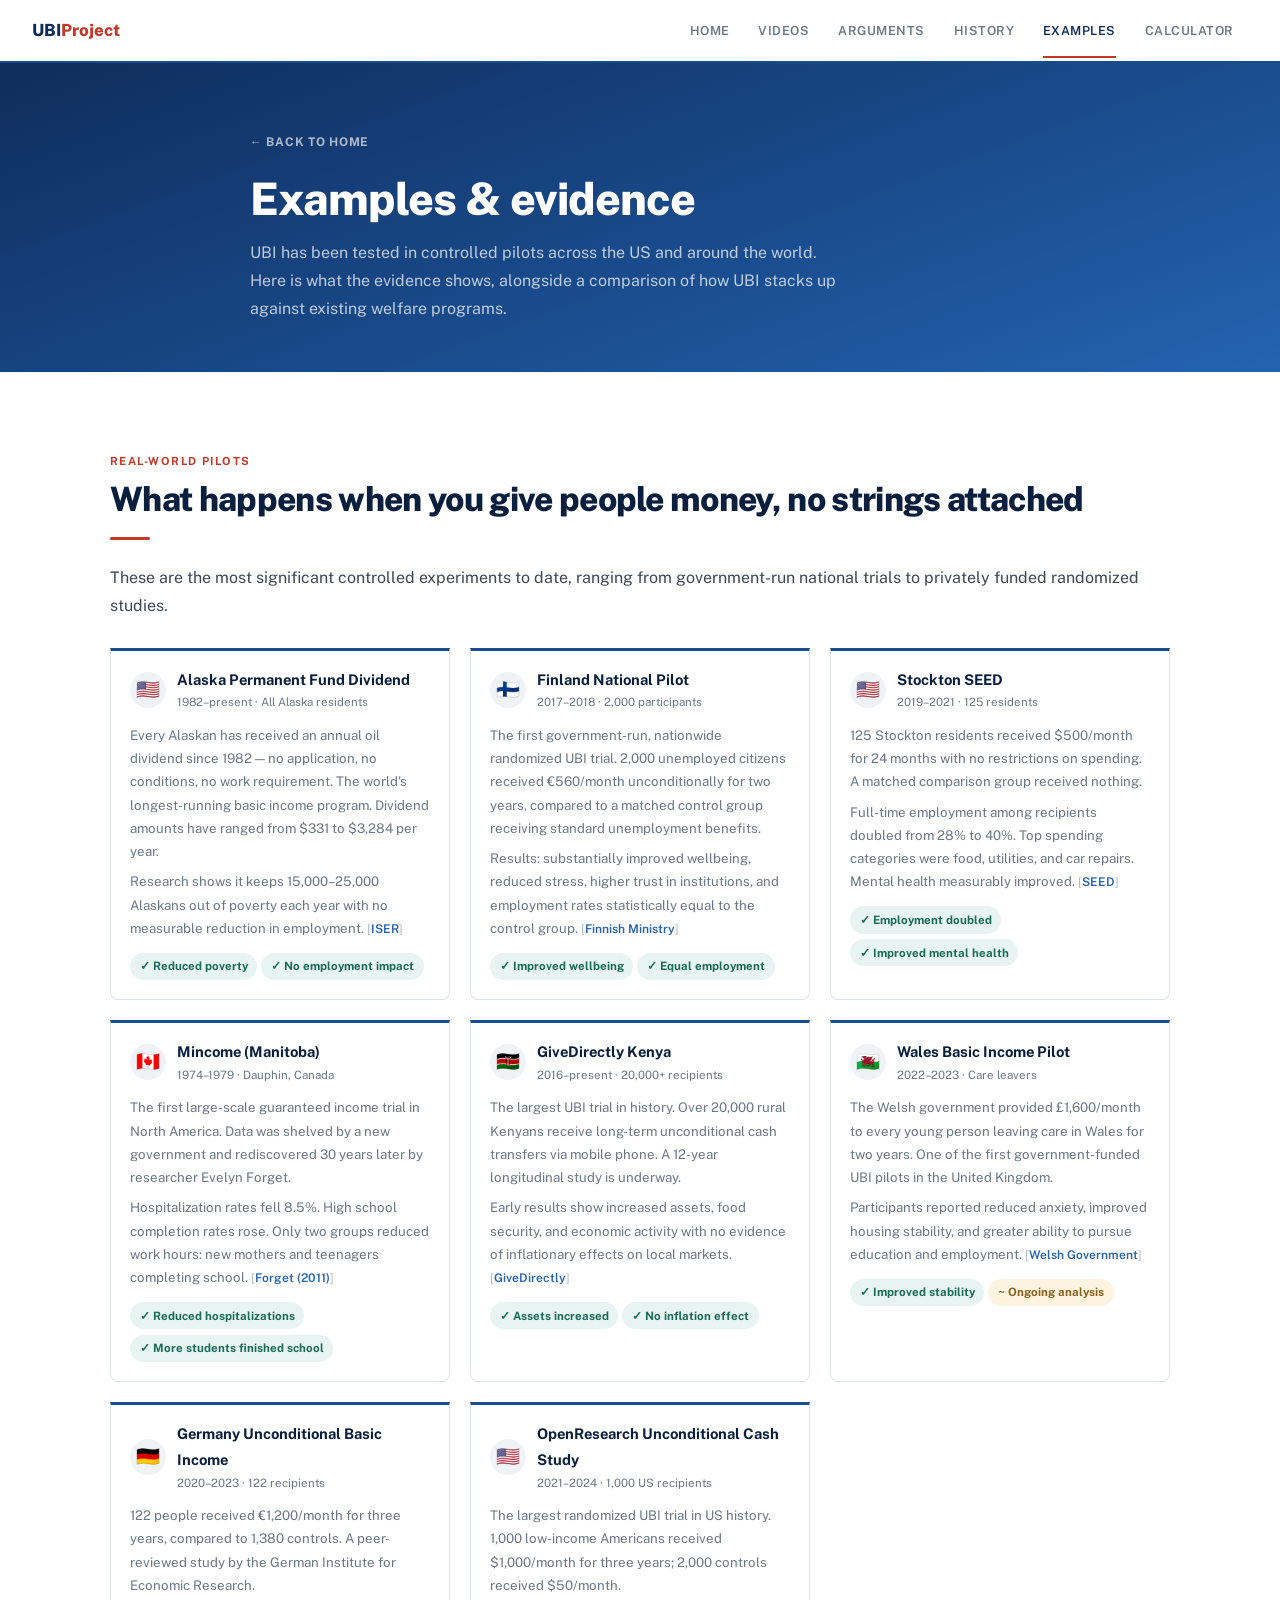
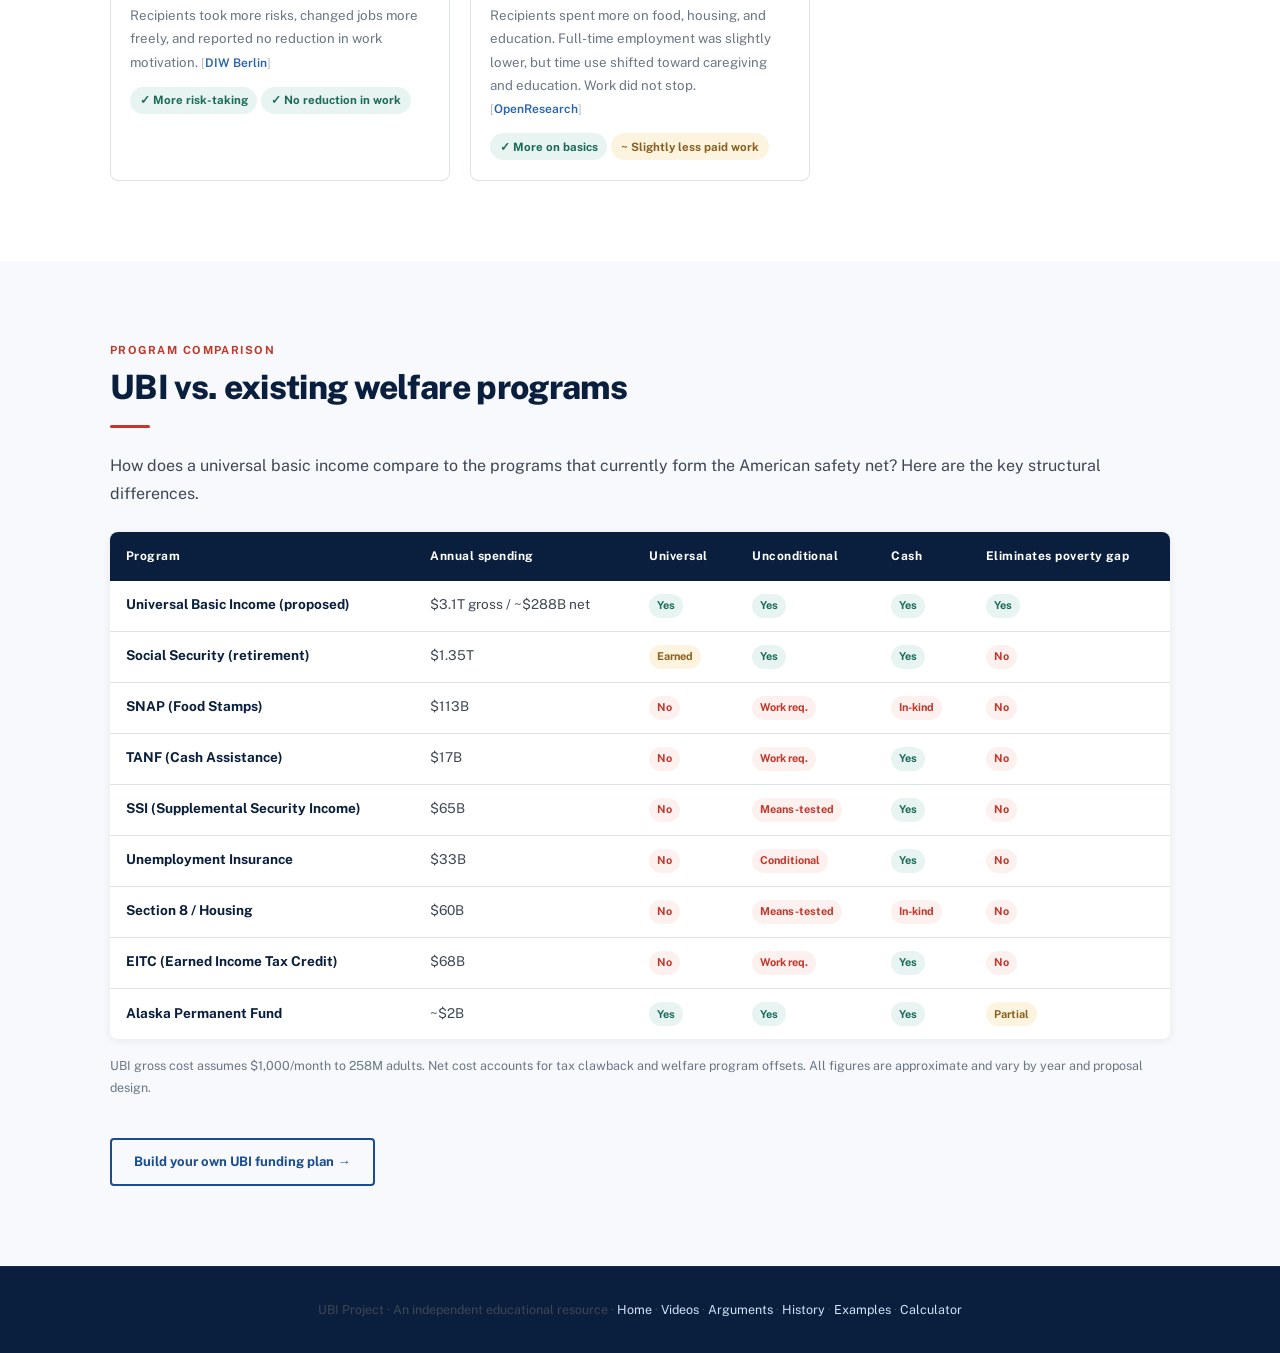
<file: examples.html>
<!DOCTYPE html>
<html lang="en">
<head>
<meta charset="UTF-8">
<meta name="viewport" content="width=device-width, initial-scale=1.0">
<title>Examples &amp; Evidence — UBI Project</title>
<link rel="preconnect" href="https://fonts.googleapis.com">
<link rel="preconnect" href="https://fonts.gstatic.com" crossorigin>
<link href="https://fonts.googleapis.com/css2?family=Public+Sans:ital,wght@0,300;0,400;0,500;0,600;0,700;0,800;1,400;1,600&display=swap" rel="stylesheet">
<style>
:root{
  --white:#ffffff;--off-white:#f7f9fc;--blue-pale:#e8f0fb;--blue-light:#d0e3f8;
  --blue:#1a4d8f;--blue-mid:#2563b0;--blue-dark:#0f2d5c;--navy:#0a1f3d;
  --red:#c0392b;--red-hover:#a93226;--red-pale:#fdf1f0;
  --g1:#f0f2f5;--g2:#dde2ea;--g3:#b0b8c4;--g4:#6b7685;--g5:#3d4755;
  --teal:#1a6b5a;--teal-p:#e8f4f1;
  --amber:#8a6020;--amber-p:#fdf4e0;
  --fd:"Public Sans","Helvetica Neue",Arial,sans-serif;
  --fb:"Public Sans","Helvetica Neue",Arial,sans-serif;
  --r:8px;--rs:4px;
  --sh:0 2px 10px rgba(10,31,61,0.07);--shm:0 4px 24px rgba(10,31,61,0.12);
}
*,*::before,*::after{box-sizing:border-box;margin:0;padding:0;}
html{scroll-behavior:smooth;}
body{font-family:var(--fd);background:var(--white);color:var(--navy);font-size:16px;line-height:1.75;}

nav{position:sticky;top:0;z-index:100;background:rgba(255,255,255,0.97);backdrop-filter:blur(8px);border-bottom:2px solid var(--blue);padding:0 2rem;display:flex;align-items:center;}
.nav-brand{font-size:1.05rem;font-weight:800;color:var(--blue-dark);text-decoration:none;padding:1rem 0;margin-right:auto;}
.nav-brand span{color:var(--red);}
.nav-links{display:flex;list-style:none;}
.nav-links a{display:block;padding:1rem 0.9rem;font-size:0.78rem;font-weight:600;letter-spacing:0.04em;text-transform:uppercase;color:var(--g4);text-decoration:none;transition:color 0.18s;position:relative;}
.nav-links a::after{content:"";position:absolute;bottom:0;left:0.9rem;right:0.9rem;height:2px;background:var(--red);transform:scaleX(0);transition:transform 0.2s;}
.nav-links a:hover{color:var(--blue-dark);}
.nav-links a:hover::after,.nav-links a.active::after{transform:scaleX(1);}
.nav-links a.active{color:var(--blue-dark);}
.nav-hamburger{display:none;flex-direction:column;justify-content:center;align-items:center;gap:5px;width:40px;height:40px;background:none;border:none;cursor:pointer;border-radius:var(--rs);}
.nav-hamburger span{display:block;width:22px;height:2px;background:var(--navy);border-radius:2px;transition:transform 0.3s ease,opacity 0.3s ease,width 0.3s ease;transform-origin:center;}
nav.menu-open .nav-hamburger span:nth-child(1){transform:translateY(7px) rotate(45deg);}
nav.menu-open .nav-hamburger span:nth-child(2){opacity:0;width:0;}
nav.menu-open .nav-hamburger span:nth-child(3){transform:translateY(-7px) rotate(-45deg);}
.nav-overlay{display:none;position:fixed;inset:0;background:rgba(10,31,61,0.4);z-index:98;backdrop-filter:blur(2px);}
nav.menu-open ~ .nav-overlay{display:block;}

.page-hero{background:linear-gradient(160deg,var(--blue-dark) 0%,var(--blue) 60%,var(--blue-mid) 100%);padding:4rem 2rem 3rem;}
.back-link{display:inline-flex;align-items:center;gap:0.4rem;font-size:0.75rem;font-weight:700;color:rgba(255,255,255,0.65);text-decoration:none;letter-spacing:0.06em;text-transform:uppercase;margin-bottom:1.25rem;transition:color 0.18s;}
.back-link:hover{color:#fff;}
.page-hero h1{font-size:clamp(2rem,4vw,2.8rem);font-weight:800;line-height:1.15;color:#fff;max-width:680px;margin-bottom:0.85rem;letter-spacing:-0.02em;}
.page-hero p{font-size:1rem;color:rgba(255,255,255,0.72);max-width:600px;line-height:1.78;}

section{padding:5rem 2rem;}
.inner{max-width:780px;margin:0 auto;}
.wide{max-width:1060px;margin:0 auto;}
.sect-alt{background:var(--off-white);}

.kicker{font-size:0.7rem;font-weight:700;letter-spacing:0.13em;text-transform:uppercase;color:var(--red);margin-bottom:0.5rem;display:block;}
h2{font-size:clamp(1.6rem,3vw,2.1rem);font-weight:800;line-height:1.18;color:var(--navy);margin-bottom:1.1rem;letter-spacing:-0.02em;}
h3{font-size:1.05rem;font-weight:700;color:var(--navy);margin-bottom:0.35rem;}
p{color:var(--g5);margin-bottom:1rem;}
p:last-child{margin-bottom:0;}
strong{color:var(--navy);font-weight:700;}
.divider{width:40px;height:3px;background:var(--red);border-radius:2px;margin-bottom:1.5rem;}
a.src{color:var(--blue-mid);text-decoration:none;font-size:0.75rem;font-weight:600;white-space:nowrap;transition:color 0.15s;}
a.src:hover{color:var(--red);}
a.src::before{content:"[";font-weight:400;color:var(--g3);}
a.src::after{content:"]";font-weight:400;color:var(--g3);}

/* PILOT CARDS */
.pilots-grid{display:grid;grid-template-columns:repeat(auto-fill,minmax(310px,1fr));gap:1.25rem;margin-top:1.75rem;}
.pilot-card{background:var(--white);border:1px solid var(--g2);border-top:3px solid var(--blue);border-radius:0 0 var(--r) var(--r);overflow:hidden;transition:box-shadow 0.2s,transform 0.2s;}
.sect-alt .pilot-card{background:var(--off-white);}
.pilot-card:hover{box-shadow:var(--shm);transform:translateY(-2px);}
.pilot-header{padding:1rem 1.2rem 0.7rem;display:flex;align-items:center;gap:0.7rem;}
.pilot-flag{width:36px;height:36px;border-radius:50%;display:flex;align-items:center;justify-content:center;font-size:1.2rem;background:var(--g1);flex-shrink:0;}
.pilot-name{font-size:0.92rem;font-weight:700;color:var(--navy);}
.pilot-sub{font-size:0.72rem;color:var(--g4);}
.pilot-body{padding:0 1.2rem 1.2rem;}
.pilot-body p{font-size:0.83rem;color:var(--g4);margin-bottom:0.45rem;}
.pilot-outcome{display:inline-flex;align-items:center;gap:0.3rem;font-size:0.72rem;font-weight:700;padding:0.22rem 0.6rem;border-radius:100px;margin-top:0.35rem;}
.outcome-pos{background:var(--teal-p);color:var(--teal);}
.outcome-mix{background:var(--amber-p);color:var(--amber);}
.outcome-mixed{background:#f0eefa;color:#5533aa;}

/* COMPARISON TABLE */
.comp-table-wrap{overflow-x:auto;margin-top:1.5rem;border-radius:var(--r);box-shadow:var(--sh);}
table{width:100%;border-collapse:collapse;background:var(--white);font-size:0.85rem;}
thead tr{background:var(--navy);color:#fff;}
thead th{font-family:var(--fb);font-weight:700;font-size:0.75rem;letter-spacing:0.04em;text-align:left;padding:0.85rem 1rem;white-space:nowrap;}
tbody tr{border-bottom:1px solid var(--g2);transition:background 0.15s;}
tbody tr:last-child{border-bottom:none;}
tbody tr:hover{background:var(--blue-pale);}
tbody td{padding:0.8rem 1rem;color:var(--g5);vertical-align:top;}
tbody td:first-child{font-weight:700;color:var(--navy);}
.tag{display:inline-block;font-size:0.68rem;font-weight:700;padding:0.15rem 0.5rem;border-radius:100px;white-space:nowrap;}
.tag-yes{background:var(--teal-p);color:var(--teal);}
.tag-no{background:var(--red-pale);color:var(--red);}
.tag-partial{background:var(--amber-p);color:var(--amber);}

/* PAGE LINK */
.page-link{display:inline-flex;align-items:center;gap:0.45rem;margin-top:1.5rem;padding:0.65rem 1.4rem;border:2px solid var(--blue);border-radius:var(--rs);font-size:0.82rem;font-weight:700;color:var(--blue);text-decoration:none;transition:background 0.15s,color 0.15s;}
.page-link:hover{background:var(--blue);color:#fff;}
.page-link-red{border-color:var(--red);color:var(--red);}
.page-link-red:hover{background:var(--red);color:#fff;border-color:var(--red);}

footer{background:var(--navy);color:rgba(255,255,255,0.45);padding:2rem;text-align:center;border-top:1px solid rgba(255,255,255,0.06);}
footer p{font-size:0.78rem;}
footer a{color:var(--blue-light);text-decoration:none;}
footer a:hover{color:#fff;}

@media(max-width:860px){
  nav{padding:0 1.25rem;}
  .nav-hamburger{display:flex;}
  .nav-links{display:flex;flex-direction:column;gap:0;position:fixed;top:0;right:0;width:min(300px,88vw);height:100vh;background:var(--white);border-left:1px solid var(--g2);padding:5rem 0 2rem;transform:translateX(100%);transition:transform 0.32s cubic-bezier(0.4,0,0.2,1);overflow-y:auto;z-index:99;}
  nav.menu-open .nav-links{transform:translateX(0);}
  .nav-links li{border-bottom:1px solid var(--g2);}
  .nav-links a{padding:0.9rem 1.5rem;font-size:0.9rem;display:flex;align-items:center;justify-content:space-between;}
  .nav-links a::after{display:none;}
  .nav-links a:hover{background:var(--blue-pale);}
  section{padding:3.5rem 1.25rem;}
  .pilots-grid{grid-template-columns:1fr;}
}
</style>
</head>
<body>
<nav id="main-nav" aria-label="Site navigation">
  <a class="nav-brand" href="index.html">UBI<span>Project</span></a>
  <ul class="nav-links" id="nav-links">
    <li><a href="index.html" onclick="closeMenu()">Home</a></li>
    <li><a href="videos.html" onclick="closeMenu()">Videos</a></li>
    <li><a href="why-ubi.html" onclick="closeMenu()">Arguments</a></li>
    <li><a href="history.html" onclick="closeMenu()">History</a></li>
    <li><a href="examples.html" class="active" onclick="closeMenu()">Examples</a></li>
    <li><a href="calculator.html" onclick="closeMenu()">Calculator</a></li>
  </ul>
  <button class="nav-hamburger" id="nav-hamburger" aria-label="Open menu" aria-expanded="false" onclick="toggleMenu()">
    <span></span><span></span><span></span>
  </button>
</nav>
<div class="nav-overlay" id="nav-overlay" onclick="closeMenu()"></div>

<div class="page-hero">
  <div class="inner">
    <a class="back-link" href="index.html">← Back to home</a>
    <h1>Examples &amp; evidence</h1>
    <p>UBI has been tested in controlled pilots across the US and around the world. Here is what the evidence shows, alongside a comparison of how UBI stacks up against existing welfare programs.</p>
  </div>
</div>

<!-- PILOTS -->
<section id="pilots">
  <div class="wide">
    <p class="kicker">Real-world pilots</p>
    <h2>What happens when you give people money, no strings attached</h2>
    <div class="divider"></div>
    <p>These are the most significant controlled experiments to date, ranging from government-run national trials to privately funded randomized studies.</p>
    <div class="pilots-grid">

      <div class="pilot-card">
        <div class="pilot-header">
          <div class="pilot-flag">🇺🇸</div>
          <div><div class="pilot-name">Alaska Permanent Fund Dividend</div><div class="pilot-sub">1982–present · All Alaska residents</div></div>
        </div>
        <div class="pilot-body">
          <p>Every Alaskan has received an annual oil dividend since 1982 — no application, no conditions, no work requirement. The world's longest-running basic income program. Dividend amounts have ranged from $331 to $3,284 per year.</p>
          <p>Research shows it keeps 15,000–25,000 Alaskans out of poverty each year with no measurable reduction in employment. <a href="https://iseralaska.org/static/legacy_publication_links/2016_12-PFDandPoverty.pdf" target="_blank" rel="noopener" class="src">ISER</a></p>
          <span class="pilot-outcome outcome-pos">✓ Reduced poverty</span>
          <span class="pilot-outcome outcome-pos">✓ No employment impact</span>
        </div>
      </div>

      <div class="pilot-card">
        <div class="pilot-header">
          <div class="pilot-flag">🇫🇮</div>
          <div><div class="pilot-name">Finland National Pilot</div><div class="pilot-sub">2017–2018 · 2,000 participants</div></div>
        </div>
        <div class="pilot-body">
          <p>The first government-run, nationwide randomized UBI trial. 2,000 unemployed citizens received €560/month unconditionally for two years, compared to a matched control group receiving standard unemployment benefits.</p>
          <p>Results: substantially improved wellbeing, reduced stress, higher trust in institutions, and employment rates statistically equal to the control group. <a href="https://stm.fi/en/-/perustulokokeilun-tulokset-tyollisyysvaikutukset-vahaisia-toimeentulo-ja-psyykkinen-terveys-koettiin-paremmaksi" target="_blank" rel="noopener" class="src">Finnish Ministry</a></p>
          <span class="pilot-outcome outcome-pos">✓ Improved wellbeing</span>
          <span class="pilot-outcome outcome-pos">✓ Equal employment</span>
        </div>
      </div>

      <div class="pilot-card">
        <div class="pilot-header">
          <div class="pilot-flag">🇺🇸</div>
          <div><div class="pilot-name">Stockton SEED</div><div class="pilot-sub">2019–2021 · 125 residents</div></div>
        </div>
        <div class="pilot-body">
          <p>125 Stockton residents received $500/month for 24 months with no restrictions on spending. A matched comparison group received nothing.</p>
          <p>Full-time employment among recipients doubled from 28% to 40%. Top spending categories were food, utilities, and car repairs. Mental health measurably improved. <a href="https://www.stocktondemonstration.org/" target="_blank" rel="noopener" class="src">SEED</a></p>
          <span class="pilot-outcome outcome-pos">✓ Employment doubled</span>
          <span class="pilot-outcome outcome-pos">✓ Improved mental health</span>
        </div>
      </div>

      <div class="pilot-card">
        <div class="pilot-header">
          <div class="pilot-flag">🇨🇦</div>
          <div><div class="pilot-name">Mincome (Manitoba)</div><div class="pilot-sub">1974–1979 · Dauphin, Canada</div></div>
        </div>
        <div class="pilot-body">
          <p>The first large-scale guaranteed income trial in North America. Data was shelved by a new government and rediscovered 30 years later by researcher Evelyn Forget.</p>
          <p>Hospitalization rates fell 8.5%. High school completion rates rose. Only two groups reduced work hours: new mothers and teenagers completing school. <a href="https://utppublishing.com/doi/10.3138/cpp.37.3.283" target="_blank" rel="noopener" class="src">Forget (2011)</a></p>
          <span class="pilot-outcome outcome-pos">✓ Reduced hospitalizations</span>
          <span class="pilot-outcome outcome-pos">✓ More students finished school</span>
        </div>
      </div>

      <div class="pilot-card">
        <div class="pilot-header">
          <div class="pilot-flag">🇰🇪</div>
          <div><div class="pilot-name">GiveDirectly Kenya</div><div class="pilot-sub">2016–present · 20,000+ recipients</div></div>
        </div>
        <div class="pilot-body">
          <p>The largest UBI trial in history. Over 20,000 rural Kenyans receive long-term unconditional cash transfers via mobile phone. A 12-year longitudinal study is underway.</p>
          <p>Early results show increased assets, food security, and economic activity with no evidence of inflationary effects on local markets. <a href="https://www.givedirectly.org/ubi-study/" target="_blank" rel="noopener" class="src">GiveDirectly</a></p>
          <span class="pilot-outcome outcome-pos">✓ Assets increased</span>
          <span class="pilot-outcome outcome-pos">✓ No inflation effect</span>
        </div>
      </div>

      <div class="pilot-card">
        <div class="pilot-header">
          <div class="pilot-flag">🏴󠁧󠁢󠁷󠁬󠁳󠁿</div>
          <div><div class="pilot-name">Wales Basic Income Pilot</div><div class="pilot-sub">2022–2023 · Care leavers</div></div>
        </div>
        <div class="pilot-body">
          <p>The Welsh government provided £1,600/month to every young person leaving care in Wales for two years. One of the first government-funded UBI pilots in the United Kingdom.</p>
          <p>Participants reported reduced anxiety, improved housing stability, and greater ability to pursue education and employment. <a href="https://www.gov.wales/basic-income-pilot" target="_blank" rel="noopener" class="src">Welsh Government</a></p>
          <span class="pilot-outcome outcome-pos">✓ Improved stability</span>
          <span class="pilot-outcome outcome-mix">~ Ongoing analysis</span>
        </div>
      </div>

      <div class="pilot-card">
        <div class="pilot-header">
          <div class="pilot-flag">🇩🇪</div>
          <div><div class="pilot-name">Germany Unconditional Basic Income</div><div class="pilot-sub">2020–2023 · 122 recipients</div></div>
        </div>
        <div class="pilot-body">
          <p>122 people received €1,200/month for three years, compared to 1,380 controls. A peer-reviewed study by the German Institute for Economic Research.</p>
          <p>Recipients took more risks, changed jobs more freely, and reported no reduction in work motivation. <a href="https://www.diw.de/en/diw_01.c.841684.en/research_projects/my_basic_income.html" target="_blank" rel="noopener" class="src">DIW Berlin</a></p>
          <span class="pilot-outcome outcome-pos">✓ More risk-taking</span>
          <span class="pilot-outcome outcome-pos">✓ No reduction in work</span>
        </div>
      </div>

      <div class="pilot-card">
        <div class="pilot-header">
          <div class="pilot-flag">🇺🇸</div>
          <div><div class="pilot-name">OpenResearch Unconditional Cash Study</div><div class="pilot-sub">2021–2024 · 1,000 US recipients</div></div>
        </div>
        <div class="pilot-body">
          <p>The largest randomized UBI trial in US history. 1,000 low-income Americans received $1,000/month for three years; 2,000 controls received $50/month.</p>
          <p>Recipients spent more on food, housing, and education. Full-time employment was slightly lower, but time use shifted toward caregiving and education. Work did not stop. <a href="https://www.openresearchlab.org/studies/unconditional-cash-study/study" target="_blank" rel="noopener" class="src">OpenResearch</a></p>
          <span class="pilot-outcome outcome-pos">✓ More on basics</span>
          <span class="pilot-outcome outcome-mix">~ Slightly less paid work</span>
        </div>
      </div>

    </div>
  </div>
</section>

<!-- COMPARISON TABLE -->
<section class="sect-alt" id="comparison">
  <div class="wide">
    <p class="kicker">Program comparison</p>
    <h2>UBI vs. existing welfare programs</h2>
    <div class="divider"></div>
    <p>How does a universal basic income compare to the programs that currently form the American safety net? Here are the key structural differences.</p>
    <div class="comp-table-wrap">
      <table>
        <thead>
          <tr>
            <th>Program</th>
            <th>Annual spending</th>
            <th>Universal</th>
            <th>Unconditional</th>
            <th>Cash</th>
            <th>Eliminates poverty gap</th>
          </tr>
        </thead>
        <tbody>
          <tr>
            <td>Universal Basic Income (proposed)</td>
            <td>$3.1T gross / ~$288B net</td>
            <td><span class="tag tag-yes">Yes</span></td>
            <td><span class="tag tag-yes">Yes</span></td>
            <td><span class="tag tag-yes">Yes</span></td>
            <td><span class="tag tag-yes">Yes</span></td>
          </tr>
          <tr>
            <td>Social Security (retirement)</td>
            <td>$1.35T</td>
            <td><span class="tag tag-partial">Earned</span></td>
            <td><span class="tag tag-yes">Yes</span></td>
            <td><span class="tag tag-yes">Yes</span></td>
            <td><span class="tag tag-no">No</span></td>
          </tr>
          <tr>
            <td>SNAP (Food Stamps)</td>
            <td>$113B</td>
            <td><span class="tag tag-no">No</span></td>
            <td><span class="tag tag-no">Work req.</span></td>
            <td><span class="tag tag-no">In-kind</span></td>
            <td><span class="tag tag-no">No</span></td>
          </tr>
          <tr>
            <td>TANF (Cash Assistance)</td>
            <td>$17B</td>
            <td><span class="tag tag-no">No</span></td>
            <td><span class="tag tag-no">Work req.</span></td>
            <td><span class="tag tag-yes">Yes</span></td>
            <td><span class="tag tag-no">No</span></td>
          </tr>
          <tr>
            <td>SSI (Supplemental Security Income)</td>
            <td>$65B</td>
            <td><span class="tag tag-no">No</span></td>
            <td><span class="tag tag-no">Means-tested</span></td>
            <td><span class="tag tag-yes">Yes</span></td>
            <td><span class="tag tag-no">No</span></td>
          </tr>
          <tr>
            <td>Unemployment Insurance</td>
            <td>$33B</td>
            <td><span class="tag tag-no">No</span></td>
            <td><span class="tag tag-no">Conditional</span></td>
            <td><span class="tag tag-yes">Yes</span></td>
            <td><span class="tag tag-no">No</span></td>
          </tr>
          <tr>
            <td>Section 8 / Housing</td>
            <td>$60B</td>
            <td><span class="tag tag-no">No</span></td>
            <td><span class="tag tag-no">Means-tested</span></td>
            <td><span class="tag tag-no">In-kind</span></td>
            <td><span class="tag tag-no">No</span></td>
          </tr>
          <tr>
            <td>EITC (Earned Income Tax Credit)</td>
            <td>$68B</td>
            <td><span class="tag tag-no">No</span></td>
            <td><span class="tag tag-no">Work req.</span></td>
            <td><span class="tag tag-yes">Yes</span></td>
            <td><span class="tag tag-no">No</span></td>
          </tr>
          <tr>
            <td>Alaska Permanent Fund</td>
            <td>~$2B</td>
            <td><span class="tag tag-yes">Yes</span></td>
            <td><span class="tag tag-yes">Yes</span></td>
            <td><span class="tag tag-yes">Yes</span></td>
            <td><span class="tag tag-partial">Partial</span></td>
          </tr>
        </tbody>
      </table>
    </div>
    <p style="font-size:0.78rem;color:var(--g4);margin-top:1rem;">UBI gross cost assumes $1,000/month to 258M adults. Net cost accounts for tax clawback and welfare program offsets. All figures are approximate and vary by year and proposal design.</p>
    <a href="calculator.html" class="page-link" style="margin-top:1.5rem;">Build your own UBI funding plan →</a>
  </div>
</section>

<footer>
  <p>UBI Project · An independent educational resource · <a href="index.html">Home</a> · <a href="videos.html">Videos</a> · <a href="why-ubi.html">Arguments</a> · <a href="history.html">History</a> · <a href="examples.html">Examples</a> · <a href="calculator.html">Calculator</a></p>
</footer>

<script>
const mainNav=document.getElementById("main-nav"),hamburger=document.getElementById("nav-hamburger");
function toggleMenu(){const o=mainNav.classList.toggle("menu-open");hamburger.setAttribute("aria-expanded",o);document.body.style.overflow=o?"hidden":"";}
function closeMenu(){mainNav.classList.remove("menu-open");hamburger.setAttribute("aria-expanded","false");document.body.style.overflow="";}
document.addEventListener("keydown",e=>{if(e.key==="Escape")closeMenu();});
</script>
</body>
</html>
</file>
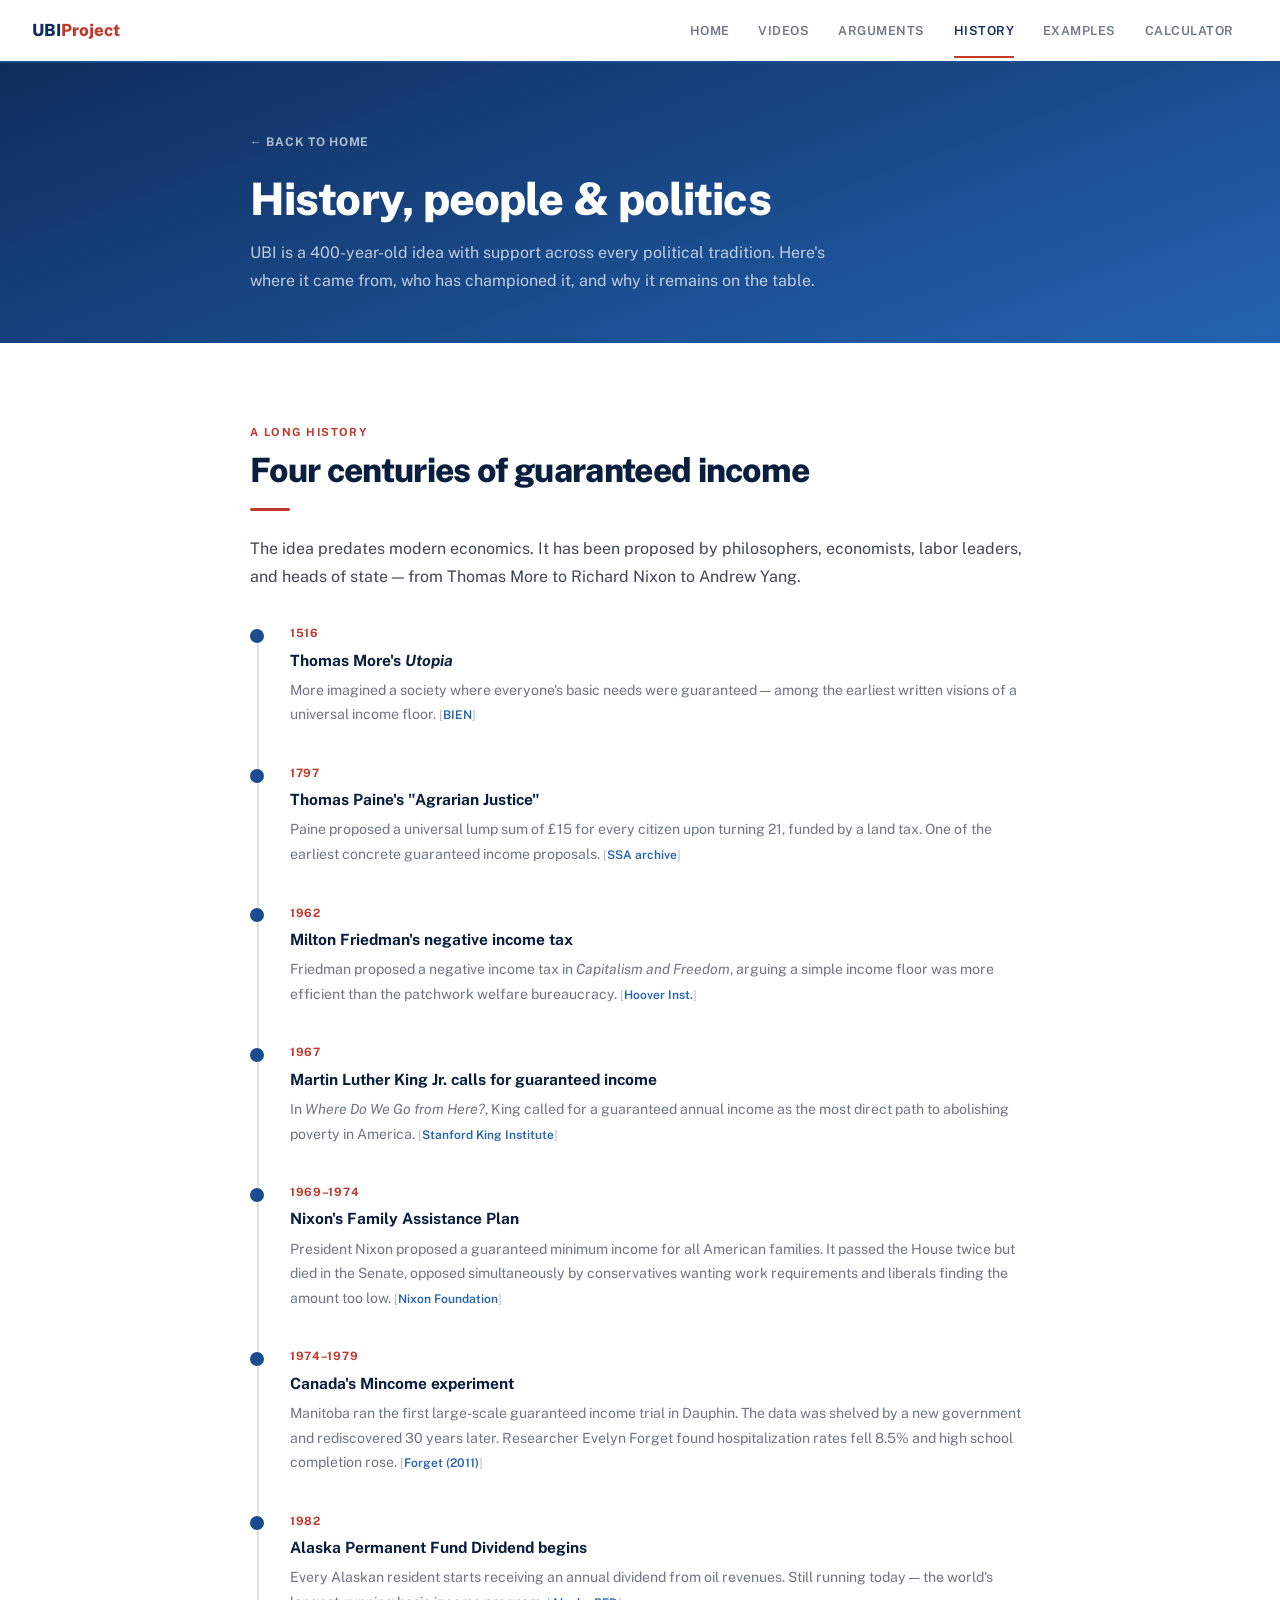
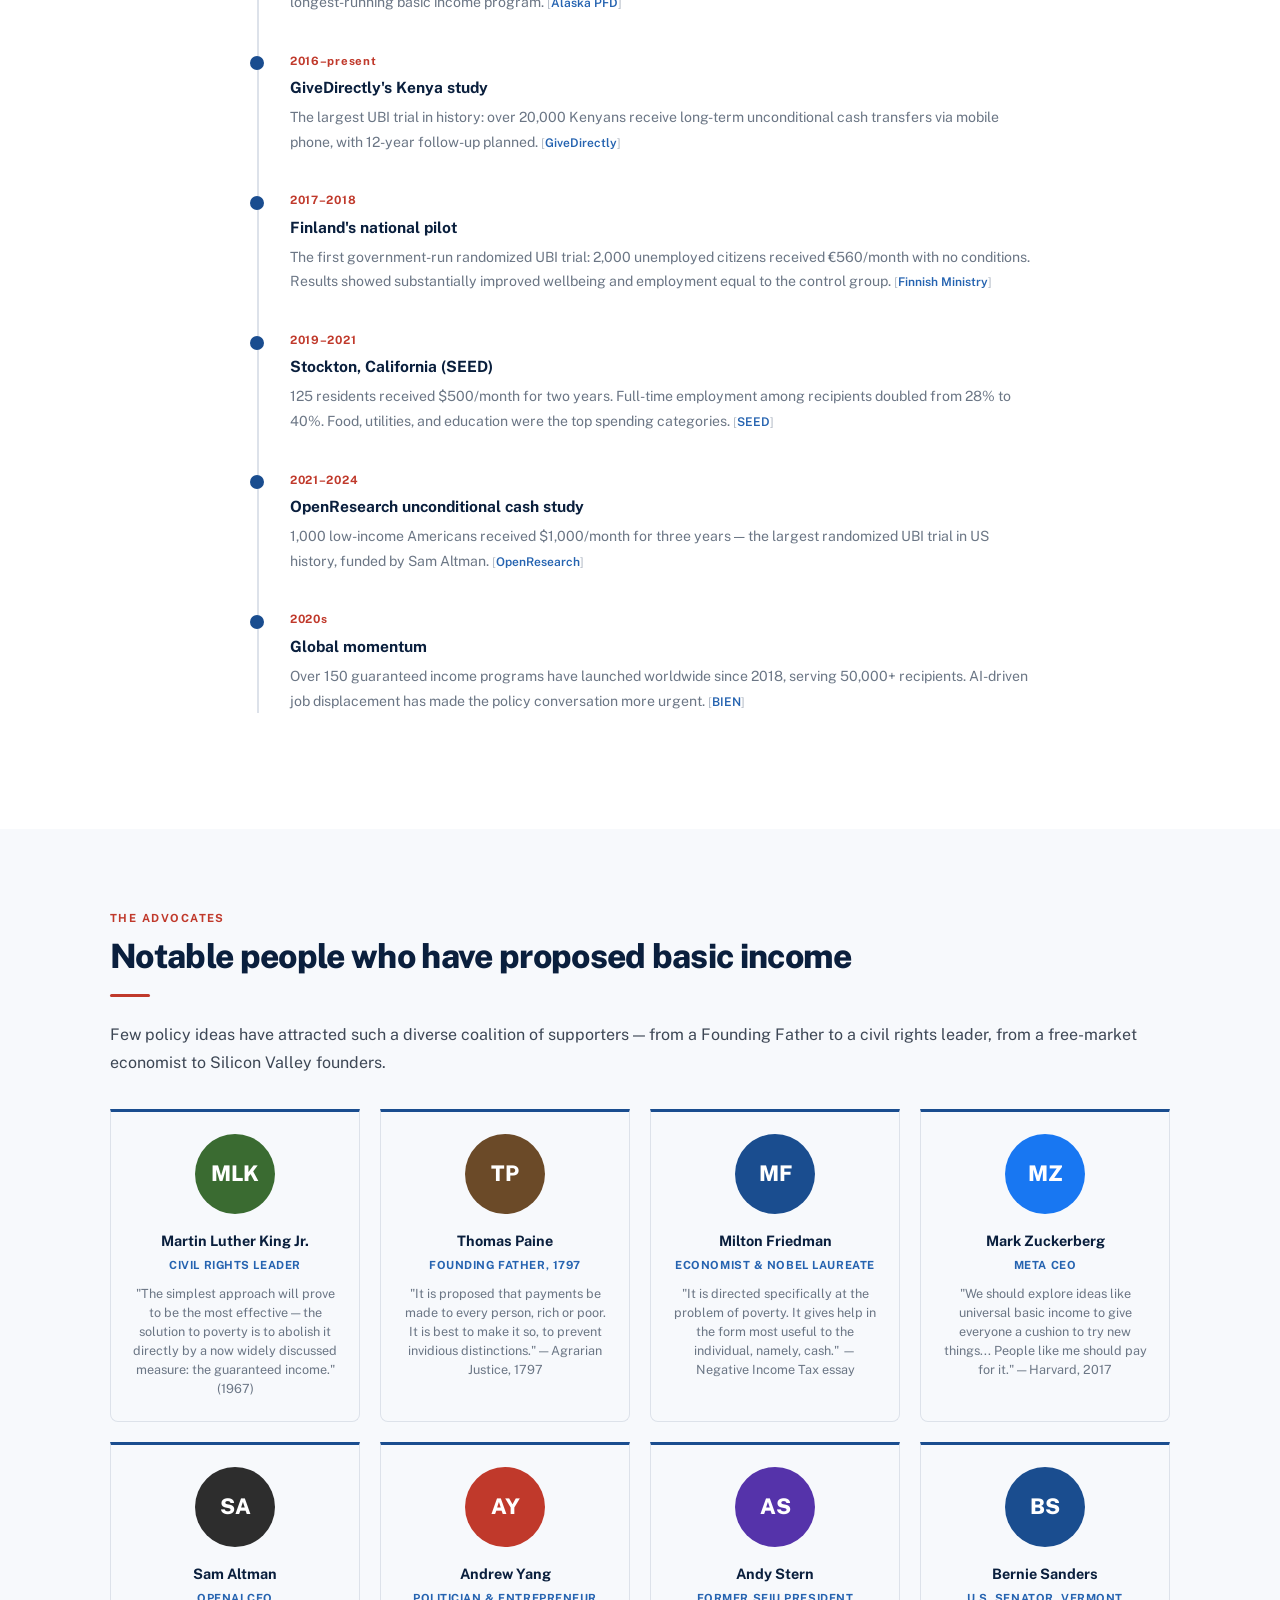
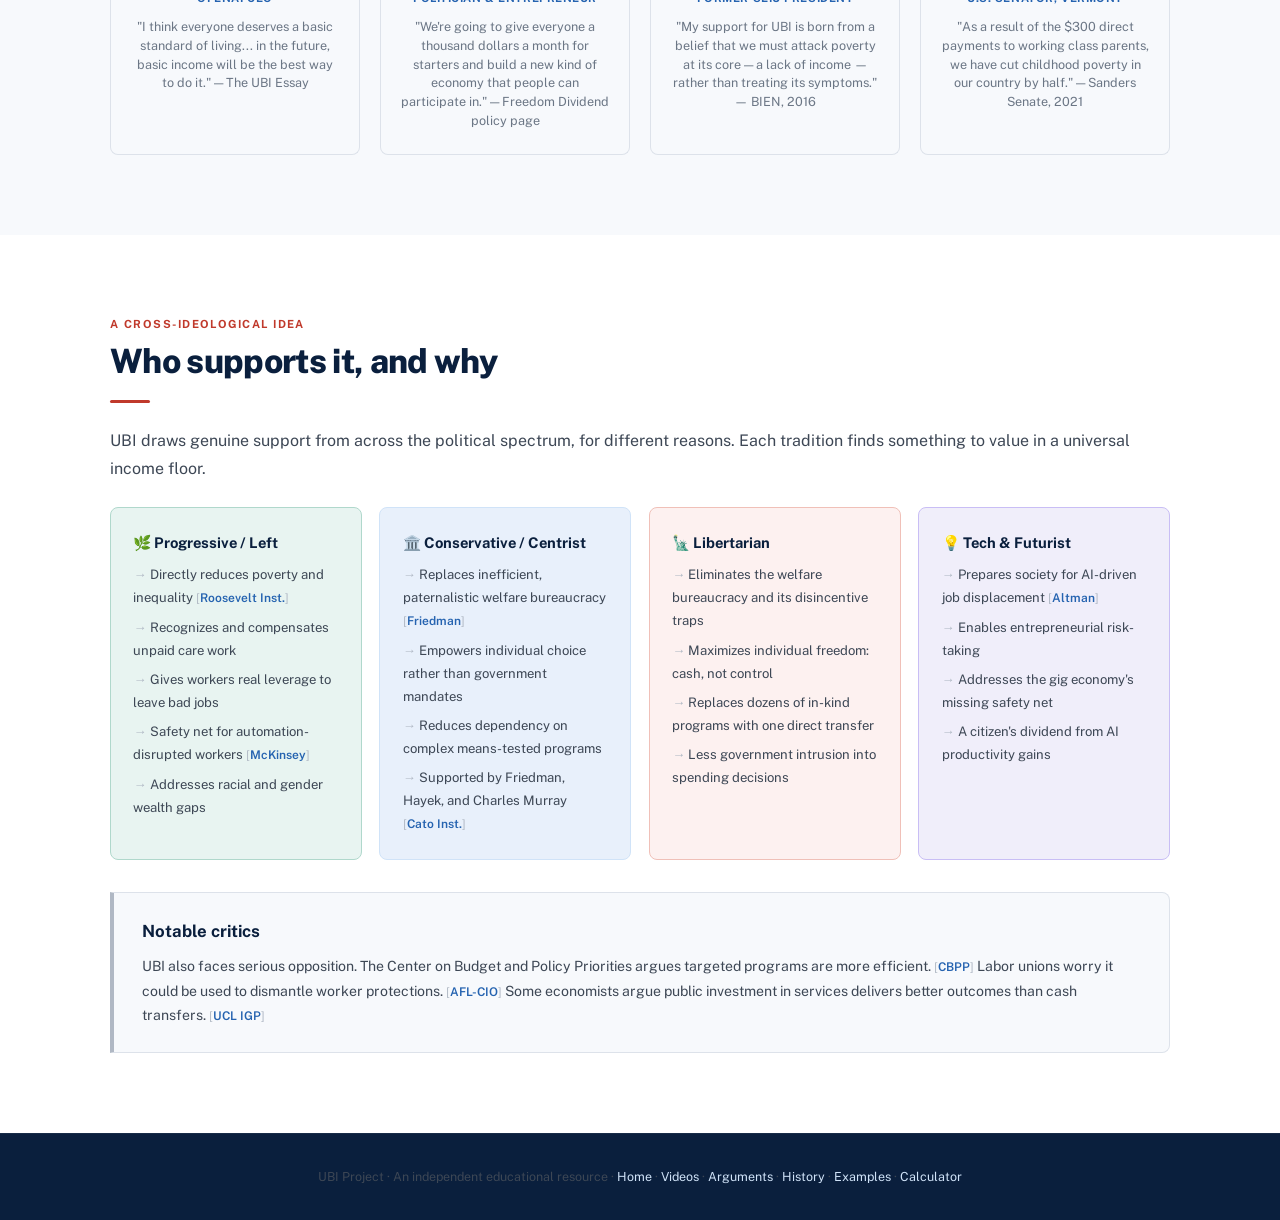
<file: history.html>
<!DOCTYPE html>
<html lang="en">
<head>
<meta charset="UTF-8">
<meta name="viewport" content="width=device-width, initial-scale=1.0">
<title>History, People &amp; Politics — UBI Project</title>
<link rel="preconnect" href="https://fonts.googleapis.com">
<link rel="preconnect" href="https://fonts.gstatic.com" crossorigin>
<link href="https://fonts.googleapis.com/css2?family=Public+Sans:ital,wght@0,300;0,400;0,500;0,600;0,700;0,800;1,400;1,600&display=swap" rel="stylesheet">
<style>
:root{
  --white:#ffffff;--off-white:#f7f9fc;--blue-pale:#e8f0fb;--blue-light:#d0e3f8;
  --blue:#1a4d8f;--blue-mid:#2563b0;--blue-dark:#0f2d5c;--navy:#0a1f3d;
  --red:#c0392b;--red-hover:#a93226;--red-pale:#fdf1f0;
  --g1:#f0f2f5;--g2:#dde2ea;--g3:#b0b8c4;--g4:#6b7685;--g5:#3d4755;
  --fd:"Public Sans","Helvetica Neue",Arial,sans-serif;
  --fb:"Public Sans","Helvetica Neue",Arial,sans-serif;
  --r:8px;--rs:4px;
  --sh:0 2px 10px rgba(10,31,61,0.07);--shm:0 4px 24px rgba(10,31,61,0.12);
}
*,*::before,*::after{box-sizing:border-box;margin:0;padding:0;}
html{scroll-behavior:smooth;}
body{font-family:var(--fd);background:var(--white);color:var(--navy);font-size:16px;line-height:1.75;}

nav{position:sticky;top:0;z-index:100;background:rgba(255,255,255,0.97);backdrop-filter:blur(8px);border-bottom:2px solid var(--blue);padding:0 2rem;display:flex;align-items:center;}
.nav-brand{font-size:1.05rem;font-weight:800;color:var(--blue-dark);text-decoration:none;padding:1rem 0;margin-right:auto;}
.nav-brand span{color:var(--red);}
.nav-links{display:flex;list-style:none;}
.nav-links a{display:block;padding:1rem 0.9rem;font-size:0.78rem;font-weight:600;letter-spacing:0.04em;text-transform:uppercase;color:var(--g4);text-decoration:none;transition:color 0.18s;position:relative;}
.nav-links a::after{content:"";position:absolute;bottom:0;left:0.9rem;right:0.9rem;height:2px;background:var(--red);transform:scaleX(0);transition:transform 0.2s;}
.nav-links a:hover{color:var(--blue-dark);}
.nav-links a:hover::after,.nav-links a.active::after{transform:scaleX(1);}
.nav-links a.active{color:var(--blue-dark);}
.nav-hamburger{display:none;flex-direction:column;justify-content:center;align-items:center;gap:5px;width:40px;height:40px;background:none;border:none;cursor:pointer;border-radius:var(--rs);}
.nav-hamburger span{display:block;width:22px;height:2px;background:var(--navy);border-radius:2px;transition:transform 0.3s ease,opacity 0.3s ease,width 0.3s ease;transform-origin:center;}
nav.menu-open .nav-hamburger span:nth-child(1){transform:translateY(7px) rotate(45deg);}
nav.menu-open .nav-hamburger span:nth-child(2){opacity:0;width:0;}
nav.menu-open .nav-hamburger span:nth-child(3){transform:translateY(-7px) rotate(-45deg);}
.nav-overlay{display:none;position:fixed;inset:0;background:rgba(10,31,61,0.4);z-index:98;backdrop-filter:blur(2px);}
nav.menu-open ~ .nav-overlay{display:block;}

.page-hero{background:linear-gradient(160deg,var(--blue-dark) 0%,var(--blue) 60%,var(--blue-mid) 100%);padding:4rem 2rem 3rem;}
.back-link{display:inline-flex;align-items:center;gap:0.4rem;font-size:0.75rem;font-weight:700;color:rgba(255,255,255,0.65);text-decoration:none;letter-spacing:0.06em;text-transform:uppercase;margin-bottom:1.25rem;transition:color 0.18s;}
.back-link:hover{color:#fff;}
.page-hero h1{font-size:clamp(2rem,4vw,2.8rem);font-weight:800;line-height:1.15;color:#fff;max-width:680px;margin-bottom:0.85rem;letter-spacing:-0.02em;}
.page-hero p{font-size:1rem;color:rgba(255,255,255,0.72);max-width:600px;line-height:1.78;}

section{padding:5rem 2rem;}
.inner{max-width:780px;margin:0 auto;}
.wide{max-width:1060px;margin:0 auto;}
.sect-alt{background:var(--off-white);}

.kicker{font-size:0.7rem;font-weight:700;letter-spacing:0.13em;text-transform:uppercase;color:var(--red);margin-bottom:0.5rem;display:block;}
h2{font-size:clamp(1.6rem,3vw,2.1rem);font-weight:800;line-height:1.18;color:var(--navy);margin-bottom:1.1rem;letter-spacing:-0.02em;}
h3{font-size:1.05rem;font-weight:700;color:var(--navy);margin-bottom:0.35rem;}
p{color:var(--g5);margin-bottom:1rem;}
p:last-child{margin-bottom:0;}
strong{color:var(--navy);font-weight:700;}
.divider{width:40px;height:3px;background:var(--red);border-radius:2px;margin-bottom:1.5rem;}
a.src{color:var(--blue-mid);text-decoration:none;font-size:0.75rem;font-weight:600;white-space:nowrap;transition:color 0.15s;}
a.src:hover{color:var(--red);}
a.src::before{content:"[";font-weight:400;color:var(--g3);}
a.src::after{content:"]";font-weight:400;color:var(--g3);}

/* TIMELINE */
.timeline{position:relative;padding-left:2.5rem;margin-top:2rem;}
.timeline::before{content:"";position:absolute;left:7px;top:0.5rem;width:2px;background:var(--g2);bottom:0;}
.tl-item{position:relative;margin-bottom:2.25rem;opacity:0;transform:translateX(-10px);transition:opacity 0.5s ease,transform 0.5s ease;}
.tl-item.visible{opacity:1;transform:translateX(0);}
.tl-dot{position:absolute;left:-2.5rem;top:0.35rem;width:14px;height:14px;border-radius:50%;background:var(--white);border:2px solid var(--g3);transition:border-color 0.3s,background 0.3s;}
.tl-item:hover .tl-dot,.tl-item.visible .tl-dot{background:var(--blue);border-color:var(--blue);}
.tl-year{font-size:0.72rem;font-weight:700;color:var(--red);letter-spacing:0.06em;margin-bottom:0.2rem;}
.tl-item h3{font-size:0.97rem;margin-bottom:0.25rem;}
.tl-item p{font-size:0.88rem;color:var(--g4);margin:0;}

/* PEOPLE GRID */
.people-grid{display:grid;grid-template-columns:repeat(auto-fill,minmax(200px,1fr));gap:1.25rem;margin-top:2rem;}
.person-card{background:var(--white);border:1px solid var(--g2);border-top:3px solid var(--blue);border-radius:0 0 var(--r) var(--r);padding:1.4rem 1.2rem;text-align:center;transition:box-shadow 0.2s,transform 0.2s;text-decoration:none;color:inherit;display:block;}
.sect-alt .person-card{background:var(--off-white);}
.person-card:hover{box-shadow:var(--shm);transform:translateY(-2px);border-top-color:var(--red);}
.person-photo{width:80px;height:80px;border-radius:50%;display:flex;align-items:center;justify-content:center;font-size:1.35rem;font-weight:800;color:#fff;margin:0 auto 0.85rem;transition:transform 0.2s;}
.person-card:hover .person-photo{transform:scale(1.05);}
.person-card h3{font-size:0.9rem;margin-bottom:0.2rem;}
.person-card .role{font-size:0.7rem;color:var(--blue-mid);font-weight:700;text-transform:uppercase;letter-spacing:0.05em;margin-bottom:0.55rem;}
.person-card p{font-size:0.79rem;color:var(--g4);line-height:1.5;}

/* PERSPECTIVES */
.persp-grid{display:grid;grid-template-columns:repeat(auto-fill,minmax(230px,1fr));gap:1.1rem;margin-top:1.5rem;}
.persp-card{border-radius:var(--r);padding:1.4rem;border:1px solid transparent;}
.persp-left{background:#e8f4f1;border-color:#b0d8cc;}
.persp-right{background:var(--blue-pale);border-color:var(--blue-light);}
.persp-lib{background:var(--red-pale);border-color:#f0c0b8;}
.persp-tech{background:#f0eefa;border-color:#c9bef5;}
.persp-card h3{font-size:0.92rem;margin-bottom:0.55rem;}
.persp-card ul{list-style:none;font-size:0.82rem;color:var(--g5);display:flex;flex-direction:column;gap:0.4rem;}
.persp-card ul li::before{content:"→ ";color:var(--g3);}

.critics-box{background:var(--off-white);border:1px solid var(--g2);border-left:4px solid var(--g3);border-radius:0 var(--r) var(--r) 0;padding:1.5rem 1.75rem;margin-top:2rem;}
.critics-box h3{margin-bottom:0.5rem;}
.critics-box p{font-size:0.88rem;color:var(--g5);}

footer{background:var(--navy);color:rgba(255,255,255,0.45);padding:2rem;text-align:center;border-top:1px solid rgba(255,255,255,0.06);}
footer p{font-size:0.78rem;}
footer a{color:var(--blue-light);text-decoration:none;}
footer a:hover{color:#fff;}

@media(max-width:860px){
  nav{padding:0 1.25rem;}
  .nav-hamburger{display:flex;}
  .nav-links{display:flex;flex-direction:column;gap:0;position:fixed;top:0;right:0;width:min(300px,88vw);height:100vh;background:var(--white);border-left:1px solid var(--g2);padding:5rem 0 2rem;transform:translateX(100%);transition:transform 0.32s cubic-bezier(0.4,0,0.2,1);overflow-y:auto;z-index:99;}
  nav.menu-open .nav-links{transform:translateX(0);}
  .nav-links li{border-bottom:1px solid var(--g2);}
  .nav-links a{padding:0.9rem 1.5rem;font-size:0.9rem;display:flex;align-items:center;justify-content:space-between;}
  .nav-links a::after{display:none;}
  .nav-links a:hover{background:var(--blue-pale);}
  section{padding:3.5rem 1.25rem;}
  .persp-grid{grid-template-columns:1fr;}
  .people-grid{grid-template-columns:repeat(auto-fill,minmax(160px,1fr));}
}
</style>
</head>
<body>
<nav id="main-nav" aria-label="Site navigation">
  <a class="nav-brand" href="index.html">UBI<span>Project</span></a>
  <ul class="nav-links" id="nav-links">
    <li><a href="index.html" onclick="closeMenu()">Home</a></li>
    <li><a href="videos.html" onclick="closeMenu()">Videos</a></li>
    <li><a href="why-ubi.html" onclick="closeMenu()">Arguments</a></li>
    <li><a href="history.html" class="active" onclick="closeMenu()">History</a></li>
    <li><a href="examples.html" onclick="closeMenu()">Examples</a></li>
    <li><a href="calculator.html" onclick="closeMenu()">Calculator</a></li>
  </ul>
  <button class="nav-hamburger" id="nav-hamburger" aria-label="Open menu" aria-expanded="false" onclick="toggleMenu()">
    <span></span><span></span><span></span>
  </button>
</nav>
<div class="nav-overlay" id="nav-overlay" onclick="closeMenu()"></div>

<div class="page-hero">
  <div class="inner">
    <a class="back-link" href="index.html">← Back to home</a>
    <h1>History, people &amp; politics</h1>
    <p>UBI is a 400-year-old idea with support across every political tradition. Here's where it came from, who has championed it, and why it remains on the table.</p>
  </div>
</div>

<!-- TIMELINE -->
<section id="timeline-section">
  <div class="inner">
    <p class="kicker">A long history</p>
    <h2>Four centuries of guaranteed income</h2>
    <div class="divider"></div>
    <p>The idea predates modern economics. It has been proposed by philosophers, economists, labor leaders, and heads of state — from Thomas More to Richard Nixon to Andrew Yang.</p>
    <div class="timeline" id="timeline">
      <div class="tl-item">
        <div class="tl-dot"></div>
        <div class="tl-year">1516</div>
        <h3>Thomas More's <em>Utopia</em></h3>
        <p>More imagined a society where everyone's basic needs were guaranteed — among the earliest written visions of a universal income floor. <a class="src" href="https://basicincome.org/news/2017/10/history-basic-income/" target="_blank" rel="noopener">BIEN</a></p>
      </div>
      <div class="tl-item">
        <div class="tl-dot"></div>
        <div class="tl-year">1797</div>
        <h3>Thomas Paine's "Agrarian Justice"</h3>
        <p>Paine proposed a universal lump sum of £15 for every citizen upon turning 21, funded by a land tax. One of the earliest concrete guaranteed income proposals. <a class="src" href="https://www.ssa.gov/history/paine4.html" target="_blank" rel="noopener">SSA archive</a></p>
      </div>
      <div class="tl-item">
        <div class="tl-dot"></div>
        <div class="tl-year">1962</div>
        <h3>Milton Friedman's negative income tax</h3>
        <p>Friedman proposed a negative income tax in <em>Capitalism and Freedom</em>, arguing a simple income floor was more efficient than the patchwork welfare bureaucracy. <a class="src" href="https://miltonfriedman.hoover.org/objects/57816/capitalism-and-freedom" target="_blank" rel="noopener">Hoover Inst.</a></p>
      </div>
      <div class="tl-item">
        <div class="tl-dot"></div>
        <div class="tl-year">1967</div>
        <h3>Martin Luther King Jr. calls for guaranteed income</h3>
        <p>In <em>Where Do We Go from Here?</em>, King called for a guaranteed annual income as the most direct path to abolishing poverty in America. <a class="src" href="https://kinginstitute.stanford.edu/where-do-we-go-here" target="_blank" rel="noopener">Stanford King Institute</a></p>
      </div>
      <div class="tl-item">
        <div class="tl-dot"></div>
        <div class="tl-year">1969–1974</div>
        <h3>Nixon's Family Assistance Plan</h3>
        <p>President Nixon proposed a guaranteed minimum income for all American families. It passed the House twice but died in the Senate, opposed simultaneously by conservatives wanting work requirements and liberals finding the amount too low. <a class="src" href="https://www.nixonfoundation.org/2016/08/nixons-basic-income-proposal/" target="_blank" rel="noopener">Nixon Foundation</a></p>
      </div>
      <div class="tl-item">
        <div class="tl-dot"></div>
        <div class="tl-year">1974–1979</div>
        <h3>Canada's Mincome experiment</h3>
        <p>Manitoba ran the first large-scale guaranteed income trial in Dauphin. The data was shelved by a new government and rediscovered 30 years later. Researcher Evelyn Forget found hospitalization rates fell 8.5% and high school completion rose. <a class="src" href="https://utppublishing.com/doi/10.3138/cpp.37.3.283" target="_blank" rel="noopener">Forget (2011)</a></p>
      </div>
      <div class="tl-item">
        <div class="tl-dot"></div>
        <div class="tl-year">1982</div>
        <h3>Alaska Permanent Fund Dividend begins</h3>
        <p>Every Alaskan resident starts receiving an annual dividend from oil revenues. Still running today — the world's longest-running basic income program. <a class="src" href="https://pfd.alaska.gov/" target="_blank" rel="noopener">Alaska PFD</a></p>
      </div>
      <div class="tl-item">
        <div class="tl-dot"></div>
        <div class="tl-year">2016–present</div>
        <h3>GiveDirectly's Kenya study</h3>
        <p>The largest UBI trial in history: over 20,000 Kenyans receive long-term unconditional cash transfers via mobile phone, with 12-year follow-up planned. <a class="src" href="https://www.givedirectly.org/ubi-study/" target="_blank" rel="noopener">GiveDirectly</a></p>
      </div>
      <div class="tl-item">
        <div class="tl-dot"></div>
        <div class="tl-year">2017–2018</div>
        <h3>Finland's national pilot</h3>
        <p>The first government-run randomized UBI trial: 2,000 unemployed citizens received €560/month with no conditions. Results showed substantially improved wellbeing and employment equal to the control group. <a class="src" href="https://stm.fi/en/-/perustulokokeilun-tulokset-tyollisyysvaikutukset-vahaisia-toimeentulo-ja-psyykkinen-terveys-koettiin-paremmaksi" target="_blank" rel="noopener">Finnish Ministry</a></p>
      </div>
      <div class="tl-item">
        <div class="tl-dot"></div>
        <div class="tl-year">2019–2021</div>
        <h3>Stockton, California (SEED)</h3>
        <p>125 residents received $500/month for two years. Full-time employment among recipients doubled from 28% to 40%. Food, utilities, and education were the top spending categories. <a class="src" href="https://www.stocktondemonstration.org/" target="_blank" rel="noopener">SEED</a></p>
      </div>
      <div class="tl-item">
        <div class="tl-dot"></div>
        <div class="tl-year">2021–2024</div>
        <h3>OpenResearch unconditional cash study</h3>
        <p>1,000 low-income Americans received $1,000/month for three years — the largest randomized UBI trial in US history, funded by Sam Altman. <a class="src" href="https://www.openresearchlab.org/studies/unconditional-cash-study/study" target="_blank" rel="noopener">OpenResearch</a></p>
      </div>
      <div class="tl-item">
        <div class="tl-dot"></div>
        <div class="tl-year">2020s</div>
        <h3>Global momentum</h3>
        <p>Over 150 guaranteed income programs have launched worldwide since 2018, serving 50,000+ recipients. AI-driven job displacement has made the policy conversation more urgent. <a class="src" href="https://basicincome.org" target="_blank" rel="noopener">BIEN</a></p>
      </div>
    </div>
  </div>
</section>

<!-- PEOPLE -->
<section class="sect-alt" id="people">
  <div class="wide">
    <p class="kicker">The advocates</p>
    <h2>Notable people who have proposed basic income</h2>
    <div class="divider"></div>
    <p>Few policy ideas have attracted such a diverse coalition of supporters — from a Founding Father to a civil rights leader, from a free-market economist to Silicon Valley founders.</p>
    <div class="people-grid">
      <a class="person-card" href="https://kinginstitute.stanford.edu/where-do-we-go-here" target="_blank" rel="noopener">
        <div class="person-photo" style="background:#3a6b31;">MLK</div>
        <h3>Martin Luther King Jr.</h3>
        <div class="role">Civil rights leader</div>
        <p>"The simplest approach will prove to be the most effective — the solution to poverty is to abolish it directly by a now widely discussed measure: the guaranteed income." (1967)</p>
      </a>
      <a class="person-card" href="https://www.ssa.gov/history/paine4.html" target="_blank" rel="noopener">
        <div class="person-photo" style="background:#6b4a28;">TP</div>
        <h3>Thomas Paine</h3>
        <div class="role">Founding Father, 1797</div>
        <p>"It is proposed that payments be made to every person, rich or poor. It is best to make it so, to prevent invidious distinctions." — Agrarian Justice, 1797</p>
      </a>
      <a class="person-card" href="https://miltonfriedman.hoover.org/internal/media/dispatcher/214027/full" target="_blank" rel="noopener">
        <div class="person-photo" style="background:#1a4d8f;">MF</div>
        <h3>Milton Friedman</h3>
        <div class="role">Economist &amp; Nobel laureate</div>
        <p>"It is directed specifically at the problem of poverty. It gives help in the form most useful to the individual, namely, cash." — Negative Income Tax essay</p>
      </a>
      <a class="person-card" href="https://www.cnbc.com/2017/05/25/mark-zuckerberg-calls-for-universal-basic-income-at-harvard-speech.html" target="_blank" rel="noopener">
        <div class="person-photo" style="background:#1877f2;">MZ</div>
        <h3>Mark Zuckerberg</h3>
        <div class="role">Meta CEO</div>
        <p>"We should explore ideas like universal basic income to give everyone a cushion to try new things... People like me should pay for it." — Harvard, 2017</p>
      </a>
      <a class="person-card" href="https://blog.samaltman.com/the-ubi-essay" target="_blank" rel="noopener">
        <div class="person-photo" style="background:#2d2d2d;">SA</div>
        <h3>Sam Altman</h3>
        <div class="role">OpenAI CEO</div>
        <p>"I think everyone deserves a basic standard of living... in the future, basic income will be the best way to do it." — The UBI Essay</p>
      </a>
      <a class="person-card" href="https://2020.yang2020.com/policies/the-freedom-dividend/" target="_blank" rel="noopener">
        <div class="person-photo" style="background:#c0392b;">AY</div>
        <h3>Andrew Yang</h3>
        <div class="role">Politician &amp; entrepreneur</div>
        <p>"We're going to give everyone a thousand dollars a month for starters and build a new kind of economy that people can participate in." — Freedom Dividend policy page</p>
      </a>
      <a class="person-card" href="https://basicincome.org/news/2016/05/former-seiu-president-andy-stern-on-moving-towards-a-universal-basic-income/" target="_blank" rel="noopener">
        <div class="person-photo" style="background:#5533aa;">AS</div>
        <h3>Andy Stern</h3>
        <div class="role">Former SEIU president</div>
        <p>"My support for UBI is born from a belief that we must attack poverty at its core — a lack of income — rather than treating its symptoms." — BIEN, 2016</p>
      </a>
      <a class="person-card" href="https://www.sanders.senate.gov/expandedchildtaxcredit/" target="_blank" rel="noopener">
        <div class="person-photo" style="background:#1a4d8f;">BS</div>
        <h3>Bernie Sanders</h3>
        <div class="role">U.S. Senator, Vermont</div>
        <p>"As a result of the $300 direct payments to working class parents, we have cut childhood poverty in our country by half." — Sanders Senate, 2021</p>
      </a>
    </div>
  </div>
</section>

<!-- POLITICS -->
<section id="politics">
  <div class="wide">
    <p class="kicker">A cross-ideological idea</p>
    <h2>Who supports it, and why</h2>
    <div class="divider"></div>
    <p>UBI draws genuine support from across the political spectrum, for different reasons. Each tradition finds something to value in a universal income floor.</p>
    <div class="persp-grid">
      <div class="persp-card persp-left">
        <h3>🌿 Progressive / Left</h3>
        <ul>
          <li>Directly reduces poverty and inequality <a href="https://rooseveltinstitute.org/publications/modeling-the-macroeconomic-effects-of-a-universal-basic-income/" target="_blank" rel="noopener" class="src">Roosevelt Inst.</a></li>
          <li>Recognizes and compensates unpaid care work</li>
          <li>Gives workers real leverage to leave bad jobs</li>
          <li>Safety net for automation-disrupted workers <a href="https://www.mckinsey.com/featured-insights/future-of-work/jobs-lost-jobs-gained-what-the-future-of-work-will-mean-for-jobs-skills-and-wages" target="_blank" rel="noopener" class="src">McKinsey</a></li>
          <li>Addresses racial and gender wealth gaps</li>
        </ul>
      </div>
      <div class="persp-card persp-right">
        <h3>🏛️ Conservative / Centrist</h3>
        <ul>
          <li>Replaces inefficient, paternalistic welfare bureaucracy <a href="https://miltonfriedman.hoover.org/objects/57816/the-case-for-the-negative-income-tax-a-view-from-the-righ" target="_blank" rel="noopener" class="src">Friedman</a></li>
          <li>Empowers individual choice rather than government mandates</li>
          <li>Reduces dependency on complex means-tested programs</li>
          <li>Supported by Friedman, Hayek, and Charles Murray <a href="https://www.cato.org/policy-report/januaryfebruary-2014/why-libertarians-should-support-guaranteed-basic-income" target="_blank" rel="noopener" class="src">Cato Inst.</a></li>
        </ul>
      </div>
      <div class="persp-card persp-lib">
        <h3>🗽 Libertarian</h3>
        <ul>
          <li>Eliminates the welfare bureaucracy and its disincentive traps</li>
          <li>Maximizes individual freedom: cash, not control</li>
          <li>Replaces dozens of in-kind programs with one direct transfer</li>
          <li>Less government intrusion into spending decisions</li>
        </ul>
      </div>
      <div class="persp-card persp-tech">
        <h3>💡 Tech &amp; Futurist</h3>
        <ul>
          <li>Prepares society for AI-driven job displacement <a href="https://blog.samaltman.com/the-ubi-essay" target="_blank" rel="noopener" class="src">Altman</a></li>
          <li>Enables entrepreneurial risk-taking</li>
          <li>Addresses the gig economy's missing safety net</li>
          <li>A citizen's dividend from AI productivity gains</li>
        </ul>
      </div>
    </div>
    <div class="critics-box">
      <h3>Notable critics</h3>
      <p style="margin-top:0.5rem;">UBI also faces serious opposition. The Center on Budget and Policy Priorities argues targeted programs are more efficient. <a href="https://www.cbpp.org/research/income-security/universal-basic-income" target="_blank" rel="noopener" class="src">CBPP</a> Labor unions worry it could be used to dismantle worker protections. <a href="https://aflcio.org/reports/future-work-report-afl-cio" target="_blank" rel="noopener" class="src">AFL-CIO</a> Some economists argue public investment in services delivers better outcomes than cash transfers. <a href="https://www.ucl.ac.uk/bartlett/igp/sites/bartlett/files/universal_basic_services_-_the_report.pdf" target="_blank" rel="noopener" class="src">UCL IGP</a></p>
    </div>
  </div>
</section>

<footer>
  <p>UBI Project · An independent educational resource · <a href="index.html">Home</a> · <a href="videos.html">Videos</a> · <a href="why-ubi.html">Arguments</a> · <a href="history.html">History</a> · <a href="examples.html">Examples</a> · <a href="calculator.html">Calculator</a></p>
</footer>

<script>
const mainNav=document.getElementById("main-nav"),hamburger=document.getElementById("nav-hamburger");
function toggleMenu(){const o=mainNav.classList.toggle("menu-open");hamburger.setAttribute("aria-expanded",o);document.body.style.overflow=o?"hidden":"";}
function closeMenu(){mainNav.classList.remove("menu-open");hamburger.setAttribute("aria-expanded","false");document.body.style.overflow="";}
document.addEventListener("keydown",e=>{if(e.key==="Escape")closeMenu();});
const items=document.querySelectorAll(".tl-item");
const obs=new IntersectionObserver(entries=>{entries.forEach((e,i)=>{if(e.isIntersecting)setTimeout(()=>e.target.classList.add("visible"),i*60);});},{threshold:0.1});
items.forEach(i=>obs.observe(i));
</script>
</body>
</html>
</file>
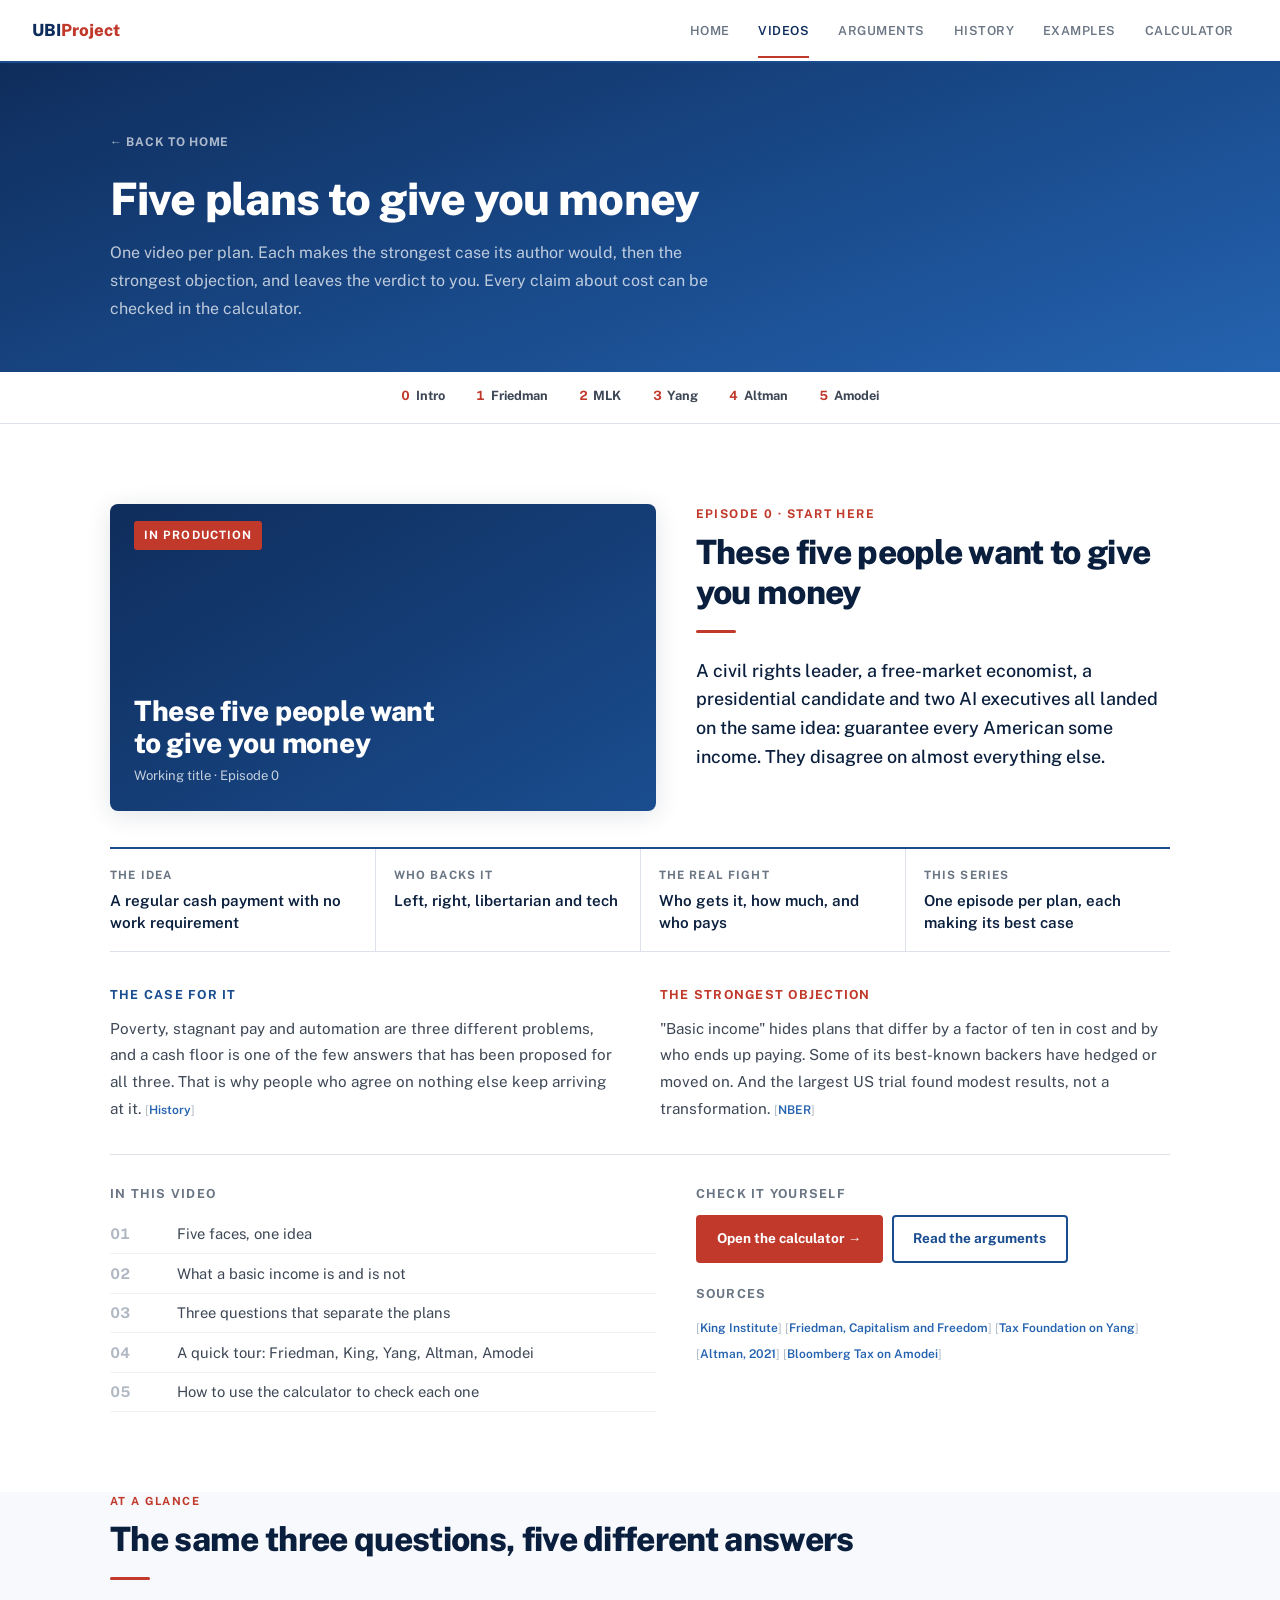
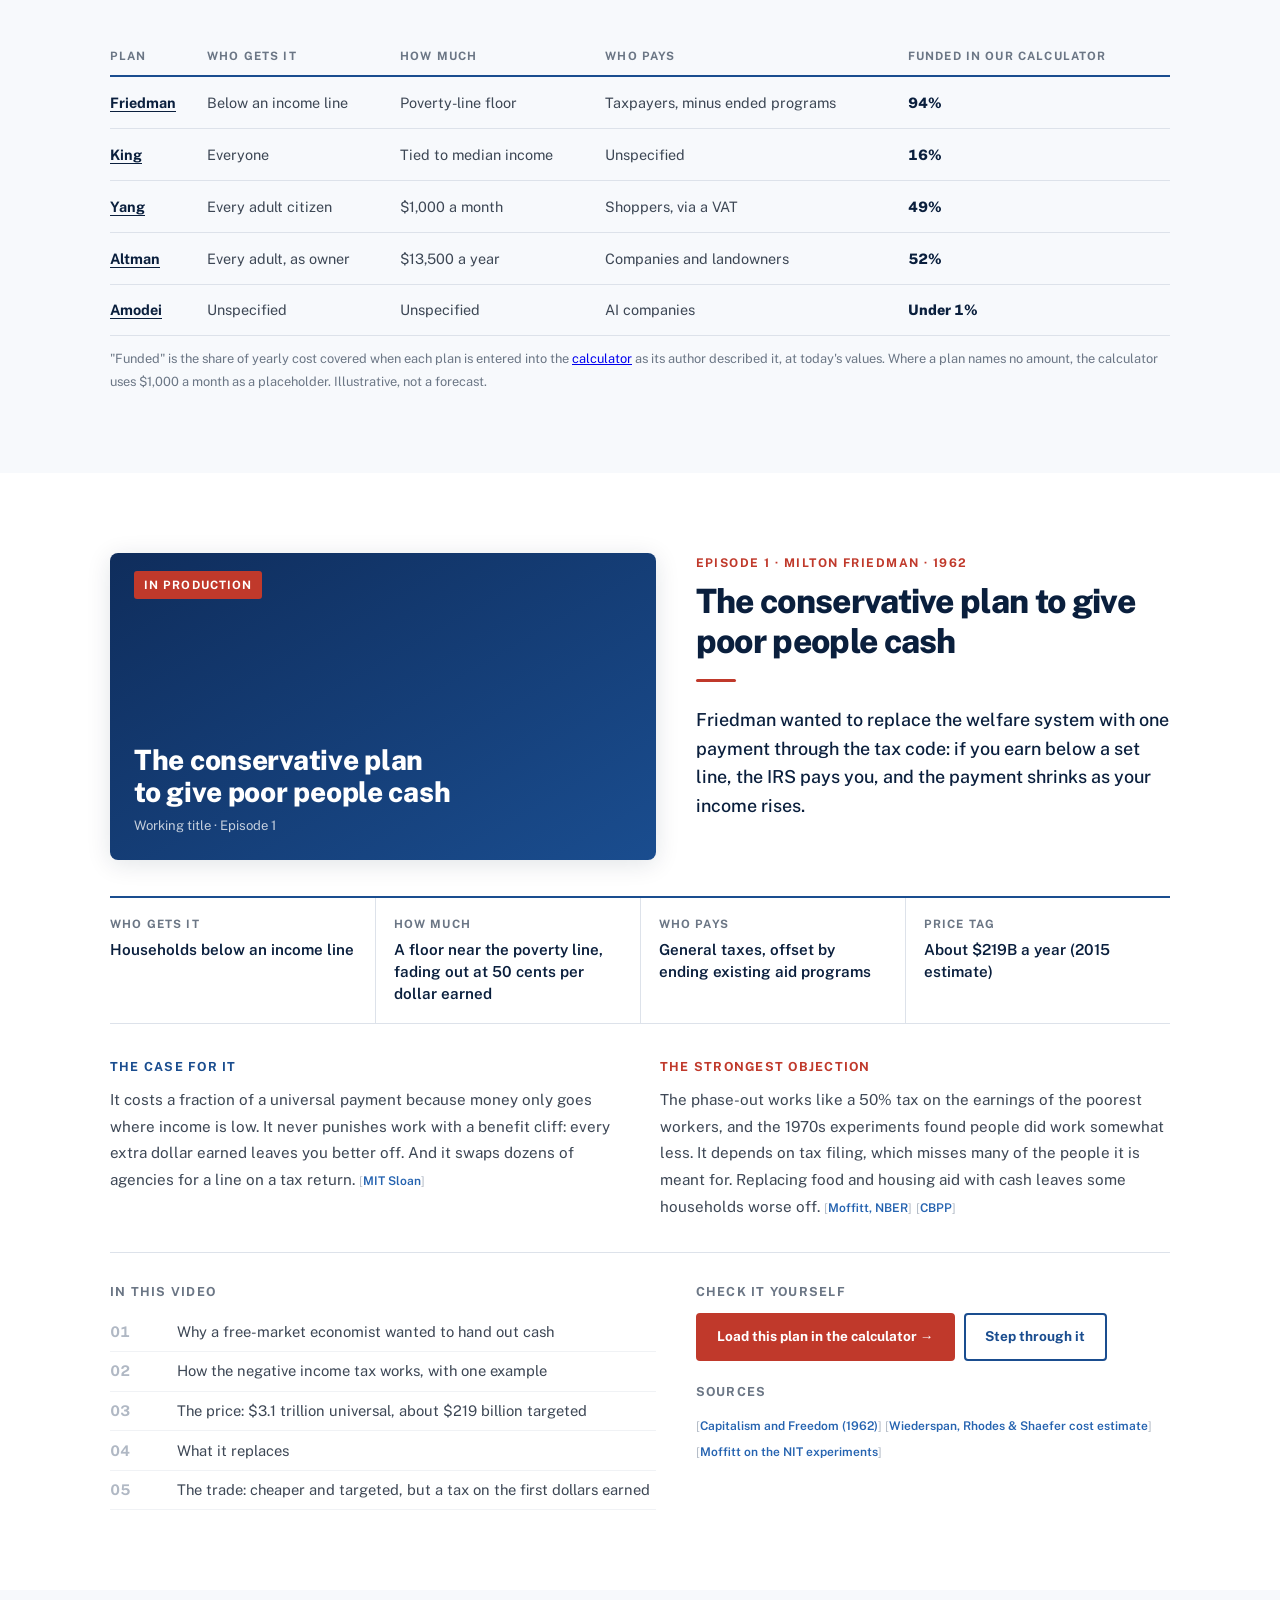
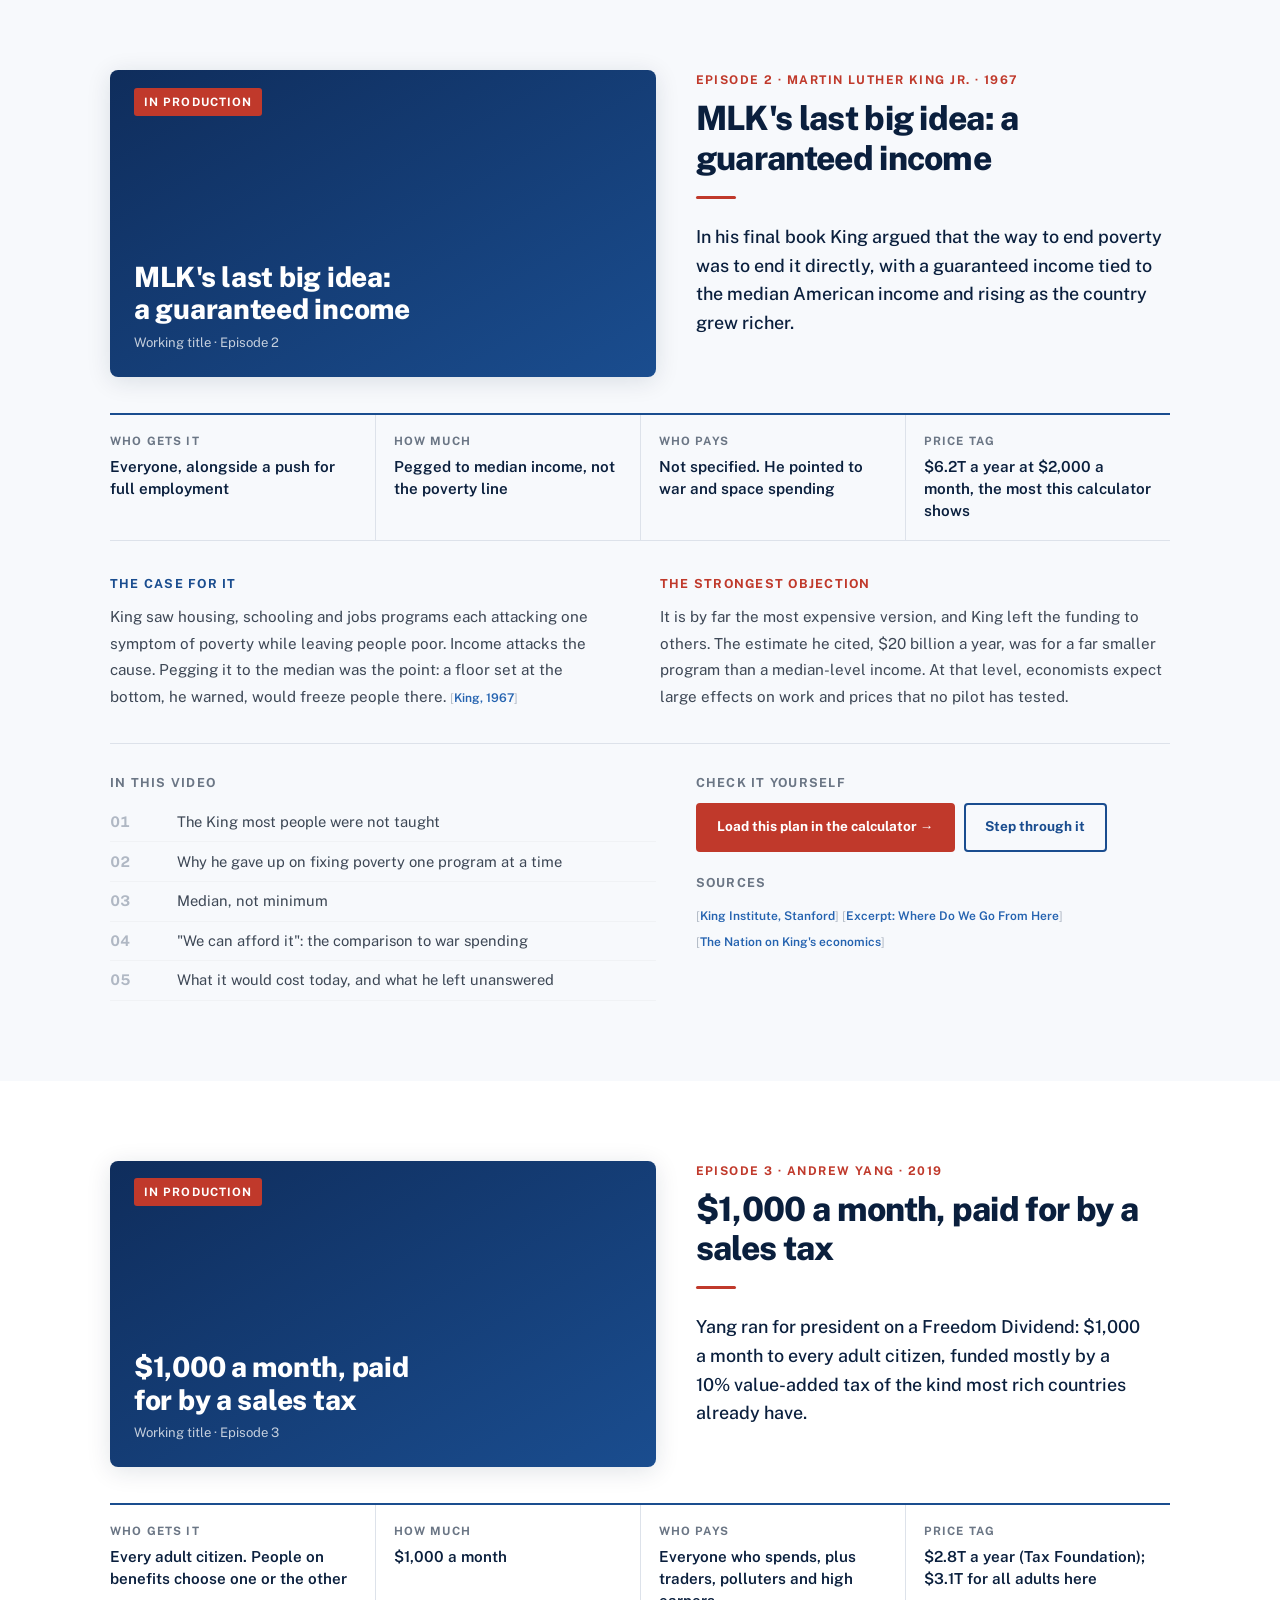
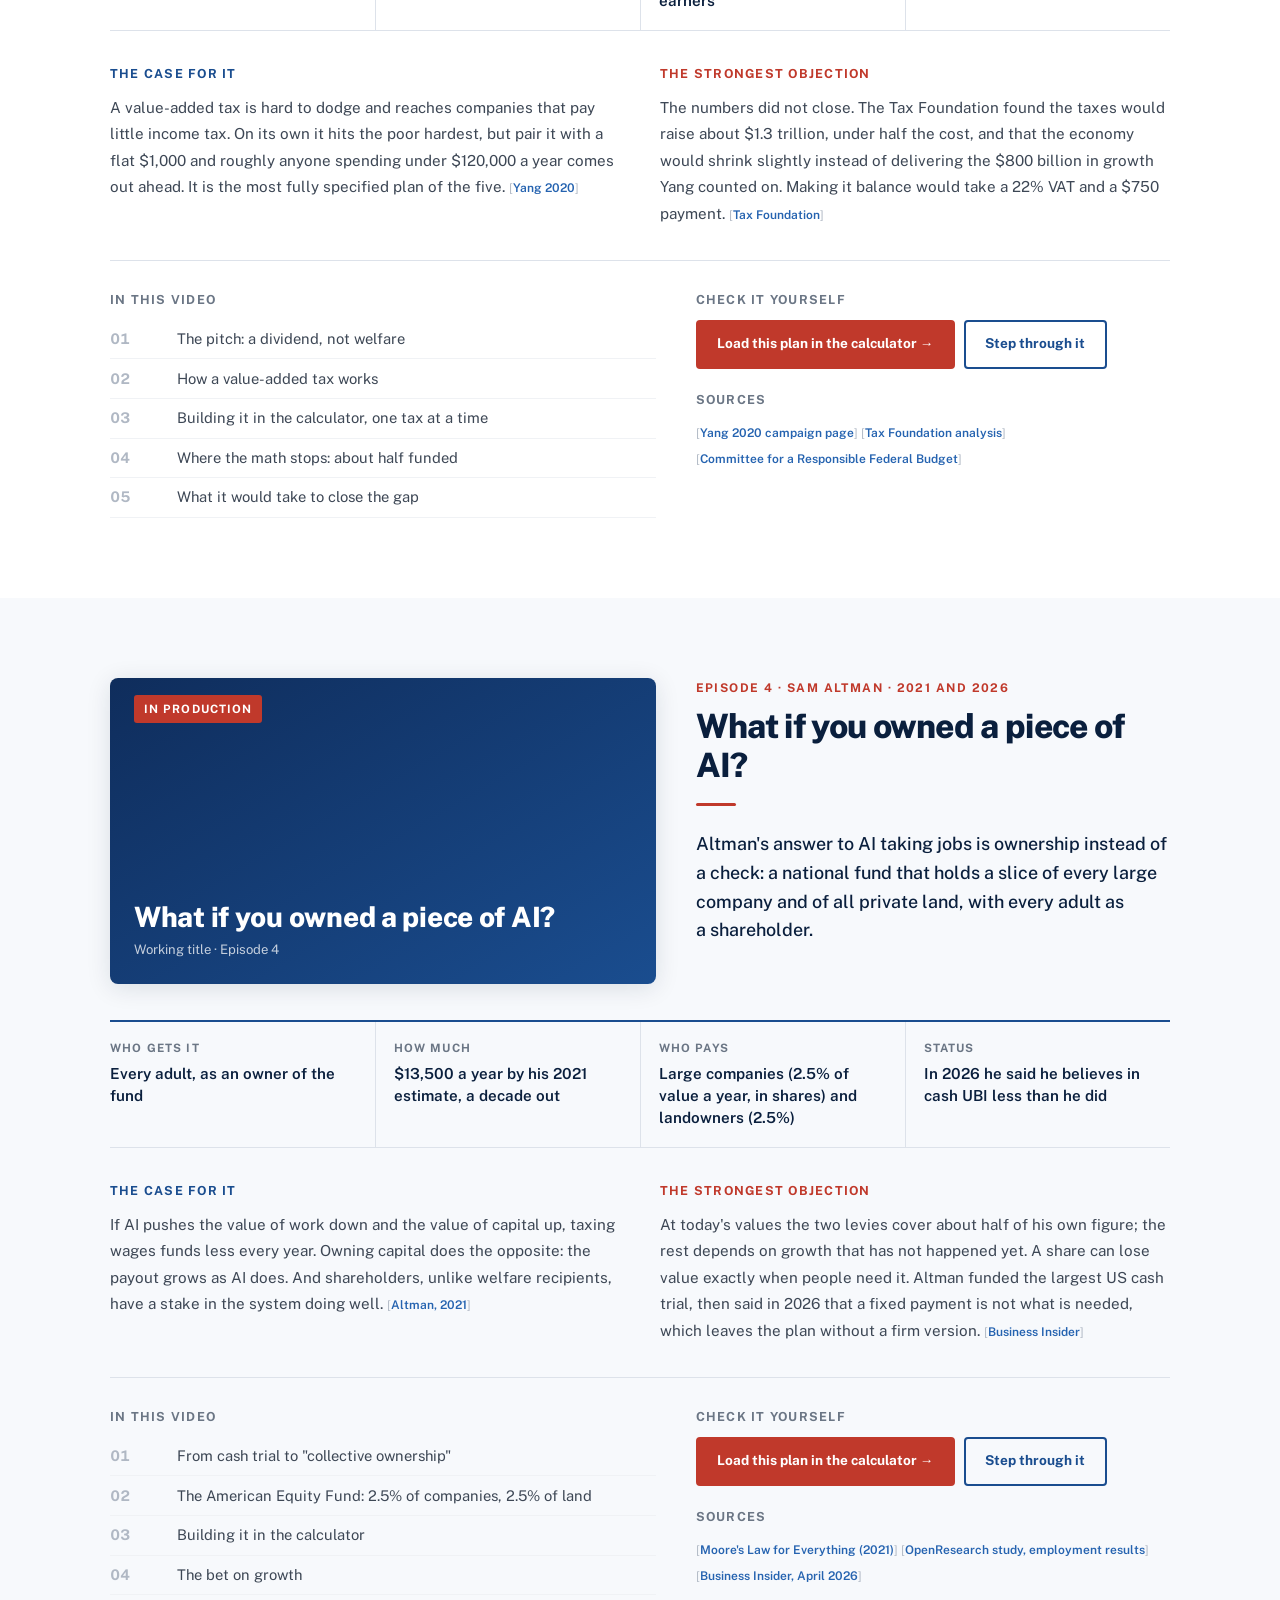
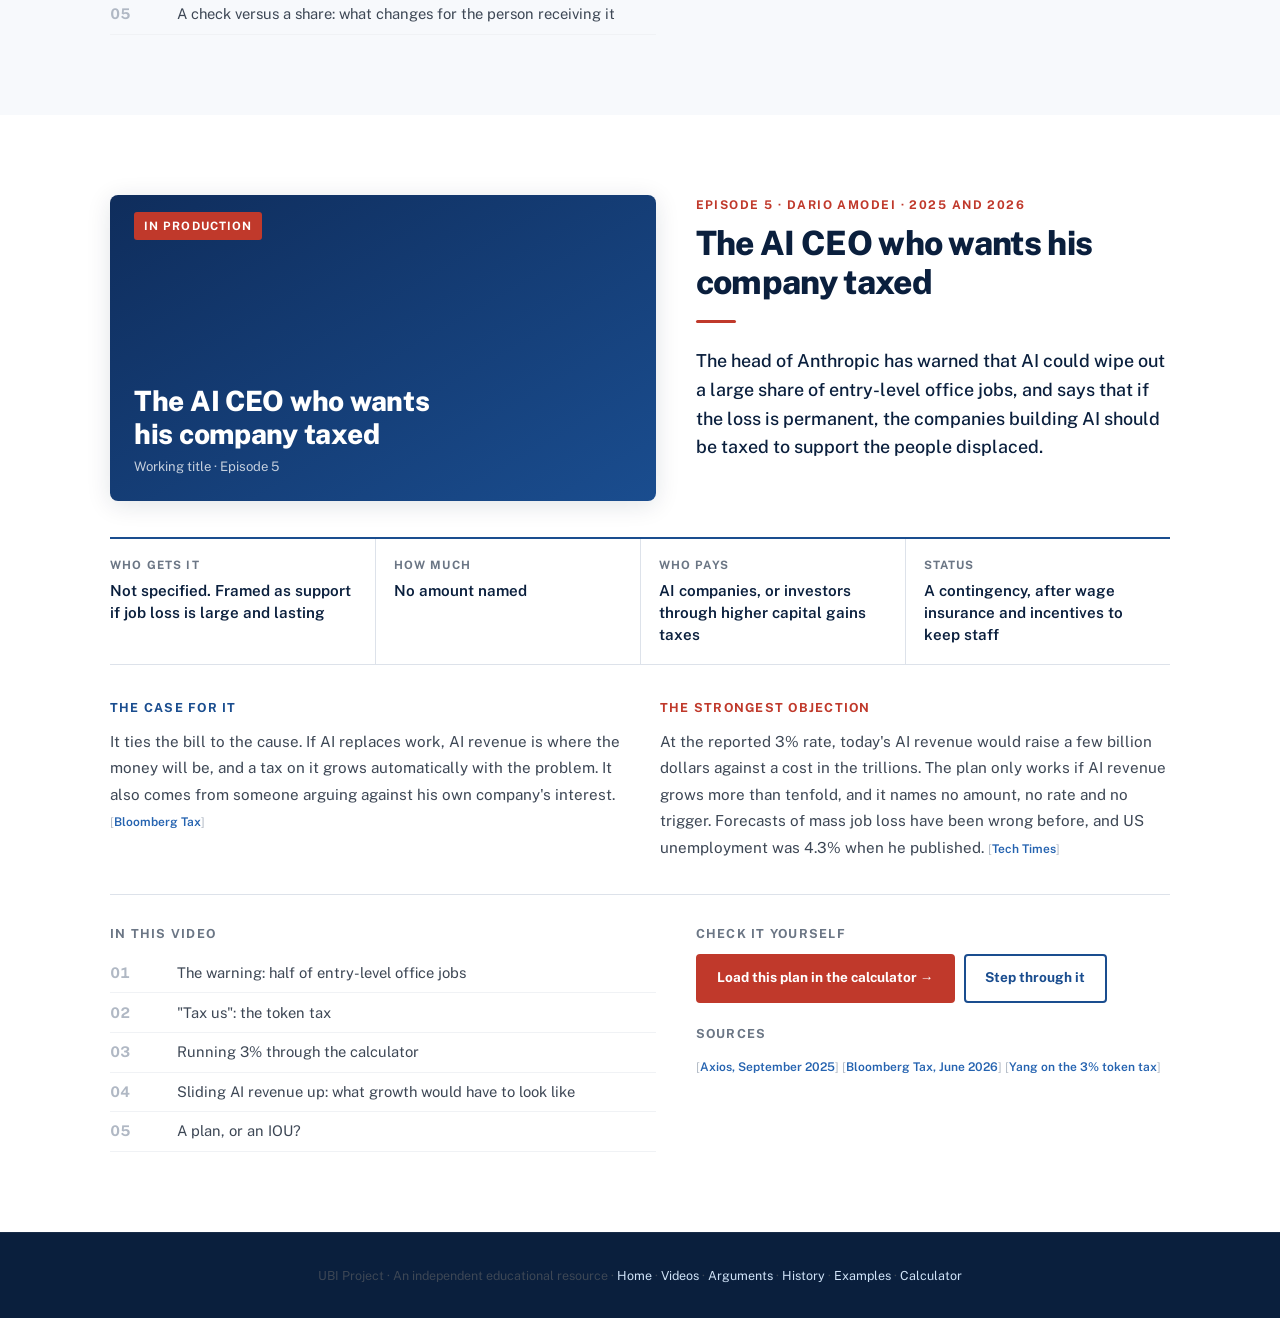
<file: videos.html>
<!DOCTYPE html>
<html lang="en">
<head>
<meta charset="UTF-8">
<meta name="viewport" content="width=device-width, initial-scale=1.0">
<title>Videos: five plans for a basic income | UBI Project</title>
<meta name="description" content="Six video essays on universal basic income: an introduction, then the plans of Friedman, King, Yang, Altman and Amodei, each with its best case and strongest objection.">
<link rel="preconnect" href="https://fonts.googleapis.com">
<link rel="preconnect" href="https://fonts.gstatic.com" crossorigin>
<link href="https://fonts.googleapis.com/css2?family=Public+Sans:ital,wght@0,300;0,400;0,500;0,600;0,700;0,800;1,400;1,600&display=swap" rel="stylesheet">
<style>
:root{
  --white:#ffffff;--off-white:#f7f9fc;--blue-pale:#e8f0fb;--blue-light:#d0e3f8;
  --blue:#1a4d8f;--blue-mid:#2563b0;--blue-dark:#0f2d5c;--navy:#0a1f3d;
  --red:#c0392b;--red-hover:#a93226;--red-pale:#fdf1f0;
  --g1:#f0f2f5;--g2:#dde2ea;--g3:#b0b8c4;--g4:#6b7685;--g5:#3d4755;
  --fd:"Public Sans","Helvetica Neue",Arial,sans-serif;
  --fb:"Public Sans","Helvetica Neue",Arial,sans-serif;
  --r:8px;--rs:4px;
  --sh:0 2px 10px rgba(10,31,61,0.07);--shm:0 4px 24px rgba(10,31,61,0.12);
}
*,*::before,*::after{box-sizing:border-box;margin:0;padding:0;}
html{scroll-behavior:smooth;}
body{font-family:var(--fd);background:var(--white);color:var(--navy);font-size:16px;line-height:1.75;}

nav{position:sticky;top:0;z-index:100;background:rgba(255,255,255,0.97);backdrop-filter:blur(8px);border-bottom:2px solid var(--blue);padding:0 2rem;display:flex;align-items:center;}
.nav-brand{font-size:1.05rem;font-weight:800;color:var(--blue-dark);text-decoration:none;padding:1rem 0;margin-right:auto;}
.nav-brand span{color:var(--red);}
.nav-links{display:flex;list-style:none;}
.nav-links a{display:block;padding:1rem 0.9rem;font-size:0.78rem;font-weight:600;letter-spacing:0.04em;text-transform:uppercase;color:var(--g4);text-decoration:none;transition:color 0.18s;position:relative;}
.nav-links a::after{content:"";position:absolute;bottom:0;left:0.9rem;right:0.9rem;height:2px;background:var(--red);transform:scaleX(0);transition:transform 0.2s;}
.nav-links a:hover{color:var(--blue-dark);}
.nav-links a:hover::after,.nav-links a.active::after{transform:scaleX(1);}
.nav-links a.active{color:var(--blue-dark);}
.nav-hamburger{display:none;flex-direction:column;justify-content:center;align-items:center;gap:5px;width:40px;height:40px;background:none;border:none;cursor:pointer;border-radius:var(--rs);}
.nav-hamburger span{display:block;width:22px;height:2px;background:var(--navy);border-radius:2px;transition:transform 0.3s ease,opacity 0.3s ease,width 0.3s ease;transform-origin:center;}
nav.menu-open .nav-hamburger span:nth-child(1){transform:translateY(7px) rotate(45deg);}
nav.menu-open .nav-hamburger span:nth-child(2){opacity:0;width:0;}
nav.menu-open .nav-hamburger span:nth-child(3){transform:translateY(-7px) rotate(-45deg);}
.nav-overlay{display:none;position:fixed;inset:0;background:rgba(10,31,61,0.4);z-index:98;backdrop-filter:blur(2px);}
nav.menu-open ~ .nav-overlay{display:block;}

.page-hero{background:linear-gradient(160deg,var(--blue-dark) 0%,var(--blue) 60%,var(--blue-mid) 100%);padding:4rem 2rem 3rem;}
.back-link{display:inline-flex;align-items:center;gap:0.4rem;font-size:0.75rem;font-weight:700;color:rgba(255,255,255,0.65);text-decoration:none;letter-spacing:0.06em;text-transform:uppercase;margin-bottom:1.25rem;transition:color 0.18s;}
.back-link:hover{color:#fff;}
.page-hero h1{font-size:clamp(2rem,4vw,2.8rem);font-weight:800;line-height:1.15;color:#fff;max-width:680px;margin-bottom:0.85rem;letter-spacing:-0.02em;}
.page-hero p{font-size:1rem;color:rgba(255,255,255,0.72);max-width:600px;line-height:1.78;}

section{padding:5rem 2rem;}
.inner{max-width:780px;margin:0 auto;}
.wide{max-width:1060px;margin:0 auto;}
.sect-alt{background:var(--off-white);}

.kicker{font-size:0.7rem;font-weight:700;letter-spacing:0.13em;text-transform:uppercase;color:var(--red);margin-bottom:0.5rem;display:block;}
h2{font-size:clamp(1.6rem,3vw,2.1rem);font-weight:800;line-height:1.18;color:var(--navy);margin-bottom:1.1rem;letter-spacing:-0.02em;}
h3{font-size:1.05rem;font-weight:700;color:var(--navy);margin-bottom:0.35rem;}
p{color:var(--g5);margin-bottom:1rem;}
p:last-child{margin-bottom:0;}
strong{color:var(--navy);font-weight:700;}
.divider{width:40px;height:3px;background:var(--red);border-radius:2px;margin-bottom:1.5rem;}
a.src{color:var(--blue-mid);text-decoration:none;font-size:0.75rem;font-weight:600;white-space:nowrap;transition:color 0.15s;}
a.src:hover{color:var(--red);}
a.src::before{content:"[";font-weight:400;color:var(--g3);}
a.src::after{content:"]";font-weight:400;color:var(--g3);}

/* STAT ROW */
.stat-row{display:grid;grid-template-columns:repeat(3,1fr);gap:1.1rem;margin:2rem 0;}
.stat-box{background:var(--blue-pale);border:1px solid var(--blue-light);border-radius:var(--r);padding:1.3rem;text-align:center;}
.sect-alt .stat-box{background:var(--white);border-color:var(--g2);}
.stat-num{font-size:2rem;font-weight:800;color:var(--blue);line-height:1;display:block;margin-bottom:0.3rem;}
.stat-label{font-size:0.78rem;color:var(--g4);line-height:1.4;}

/* ALERT BOX */
.alert-box{background:var(--blue-pale);border-left:3px solid var(--blue);border-radius:0 var(--rs) var(--rs) 0;padding:1rem 1.25rem;font-size:0.9rem;color:var(--blue-dark);margin:1.5rem 0;font-weight:500;}

/* ISSUE GRID */
.issue-grid{display:grid;grid-template-columns:1fr 1fr;gap:1.25rem;margin-top:1.75rem;}
.issue-card{border-radius:var(--r);padding:1.6rem;border:1px solid var(--g2);background:var(--white);}
.sect-alt .issue-card{background:var(--off-white);}
.issue-icon{font-size:1.75rem;margin-bottom:0.65rem;}
.issue-card h3{font-size:0.97rem;margin-bottom:0.45rem;}
.issue-card p{font-size:0.86rem;color:var(--g4);}

/* PAGE LINK */
.page-link{display:inline-flex;align-items:center;gap:0.45rem;margin-top:1.5rem;padding:0.65rem 1.4rem;border:2px solid var(--blue);border-radius:var(--rs);font-size:0.82rem;font-weight:700;color:var(--blue);text-decoration:none;transition:background 0.15s,color 0.15s;}
.page-link:hover{background:var(--blue);color:#fff;}
.page-link-red{border-color:var(--red);color:var(--red);}
.page-link-red:hover{background:var(--red);color:#fff;border-color:var(--red);}

footer{background:var(--navy);color:rgba(255,255,255,0.45);padding:2rem;text-align:center;border-top:1px solid rgba(255,255,255,0.06);}
footer p{font-size:0.78rem;}
footer a{color:var(--blue-light);text-decoration:none;}
footer a:hover{color:#fff;}

@media(max-width:860px){
  nav{padding:0 1.25rem;}
  .nav-hamburger{display:flex;}
  .nav-links{display:flex;flex-direction:column;gap:0;position:fixed;top:0;right:0;width:min(300px,88vw);height:100vh;background:var(--white);border-left:1px solid var(--g2);padding:5rem 0 2rem;transform:translateX(100%);transition:transform 0.32s cubic-bezier(0.4,0,0.2,1);overflow-y:auto;z-index:99;}
  nav.menu-open .nav-links{transform:translateX(0);}
  .nav-links li{border-bottom:1px solid var(--g2);}
  .nav-links a{padding:0.9rem 1.5rem;font-size:0.9rem;display:flex;align-items:center;justify-content:space-between;}
  .nav-links a::after{display:none;}
  .nav-links a:hover{background:var(--blue-pale);}
  section{padding:3.5rem 1.25rem;}
  .issue-grid{grid-template-columns:1fr;}
  .stat-row{grid-template-columns:1fr;}
}


/* ── VIDEOS PAGE ── */
:focus-visible{outline:3px solid var(--blue-mid);outline-offset:2px;}
.ep-nav{position:sticky;top:57px;z-index:50;background:var(--white);border-bottom:1px solid var(--g2);padding:0 2rem;overflow-x:auto;}
.ep-nav ol{display:flex;gap:0.25rem;list-style:none;max-width:1060px;margin:0 auto;}
.ep-nav a{display:block;white-space:nowrap;padding:0.8rem 0.85rem;font-size:0.8rem;font-weight:700;color:var(--g5);text-decoration:none;border-bottom:3px solid transparent;}
.ep-nav a:hover{color:var(--blue);border-bottom-color:var(--blue-light);}
.ep-nav a span{color:var(--red);margin-right:0.35rem;font-variant-numeric:tabular-nums;}
.video-sec{scroll-margin-top:110px;}
.ep-head{display:grid;grid-template-columns:minmax(0,1.15fr) minmax(0,1fr);gap:2.5rem;align-items:start;}
.ep-meta{font-size:0.75rem;font-weight:700;letter-spacing:0.12em;text-transform:uppercase;color:var(--red);margin-bottom:0.5rem;}
.ep-one{font-size:1.12rem;line-height:1.6;color:var(--navy);font-weight:500;text-wrap:pretty;}
.video-slot{position:relative;aspect-ratio:16/9;border-radius:var(--r);overflow:hidden;background:linear-gradient(150deg,var(--blue-dark),var(--blue));color:#fff;display:flex;flex-direction:column;justify-content:flex-end;padding:1.4rem 1.5rem;box-shadow:var(--shm);}
.video-slot iframe{position:absolute;inset:0;width:100%;height:100%;border:0;}
.video-slot .vs-badge{position:absolute;top:1.1rem;left:1.5rem;font-size:0.72rem;font-weight:700;letter-spacing:0.1em;text-transform:uppercase;background:var(--red);padding:0.25rem 0.6rem;border-radius:3px;}
.video-slot .vs-title{font-size:clamp(1.25rem,2.4vw,1.75rem);font-weight:800;line-height:1.15;letter-spacing:-0.01em;text-wrap:balance;}
.video-slot .vs-sub{font-size:0.82rem;color:rgba(255,255,255,0.75);margin-top:0.4rem;}
.facts{display:grid;grid-template-columns:repeat(4,1fr);gap:0;margin:2.25rem 0 0;border-top:2px solid var(--blue);border-bottom:1px solid var(--g2);}
.fact{padding:1rem 1.1rem 1.1rem 0;}
.fact + .fact{padding-left:1.1rem;border-left:1px solid var(--g2);}
.fact dt{font-size:0.72rem;font-weight:700;letter-spacing:0.1em;text-transform:uppercase;color:var(--g4);margin-bottom:0.3rem;}
.fact dd{font-size:0.95rem;line-height:1.45;color:var(--navy);font-weight:600;}
.sides{display:grid;grid-template-columns:1fr 1fr;gap:2.5rem;margin-top:2rem;}
.sides h3{font-size:0.78rem;letter-spacing:0.1em;text-transform:uppercase;margin-bottom:0.6rem;}
.side-for h3{color:var(--blue);}
.side-against h3{color:var(--red);}
.sides p{font-size:0.95rem;}
.ep-foot{display:grid;grid-template-columns:minmax(0,1.15fr) minmax(0,1fr);gap:2.5rem;margin-top:2rem;padding-top:1.75rem;border-top:1px solid var(--g2);}
.chapters{list-style:none;counter-reset:ch;}
.chapters li{counter-increment:ch;display:grid;grid-template-columns:3.6rem 1fr;gap:0.6rem;padding:0.4rem 0;font-size:0.92rem;color:var(--g5);border-bottom:1px solid var(--g1);}
.chapters time{font-weight:700;color:var(--g3);font-variant-numeric:tabular-nums;}
.ep-foot h3{font-size:0.78rem;letter-spacing:0.1em;text-transform:uppercase;color:var(--g4);margin-bottom:0.6rem;}
.ep-actions{display:flex;flex-wrap:wrap;gap:0.6rem;margin-bottom:1.25rem;}
.btn{display:inline-flex;align-items:center;min-height:44px;padding:0.65rem 1.2rem;border-radius:var(--rs);font-size:0.85rem;font-weight:700;text-decoration:none;border:2px solid var(--blue);color:var(--blue);}
.btn:hover{background:var(--blue);color:#fff;}
.btn-solid{background:var(--red);border-color:var(--red);color:#fff;}
.btn-solid:hover{background:var(--red-hover);border-color:var(--red-hover);}
.ep-sources{font-size:0.82rem;color:var(--g4);line-height:2;}
.cmp{width:100%;border-collapse:collapse;margin-top:2rem;font-size:0.9rem;}
.cmp th{text-align:left;font-size:0.72rem;letter-spacing:0.1em;text-transform:uppercase;color:var(--g4);padding:0.6rem 0.75rem 0.6rem 0;border-bottom:2px solid var(--blue);}
.cmp td{padding:0.8rem 0.75rem 0.8rem 0;border-bottom:1px solid var(--g2);vertical-align:top;color:var(--g5);}
.cmp td:first-child{font-weight:700;color:var(--navy);white-space:nowrap;}
.cmp td:first-child a{color:inherit;text-underline-offset:3px;}
.cmp td.num{font-weight:800;color:var(--navy);font-variant-numeric:tabular-nums;white-space:nowrap;}
.cmp-wrap{overflow-x:auto;}
.cmp-note{font-size:0.8rem;color:var(--g4);margin-top:0.75rem;}
@media(max-width:860px){
  .ep-nav{padding:0 1.25rem;top:56px;}
  .ep-head,.sides,.ep-foot{grid-template-columns:1fr;gap:1.5rem;}
  .facts{grid-template-columns:1fr 1fr;}
  .fact:nth-child(3){padding-left:0;border-left:0;}
  .fact:nth-child(n+3){border-top:1px solid var(--g2);}
}
</style>
</head>
<body>
<nav id="main-nav" aria-label="Site navigation">
  <a class="nav-brand" href="index.html">UBI<span>Project</span></a>
  <ul class="nav-links" id="nav-links">
    <li><a href="index.html" onclick="closeMenu()">Home</a></li>
    <li><a href="videos.html" class="active" onclick="closeMenu()">Videos</a></li>
    <li><a href="why-ubi.html" onclick="closeMenu()">Arguments</a></li>
    <li><a href="history.html" onclick="closeMenu()">History</a></li>
    <li><a href="examples.html" onclick="closeMenu()">Examples</a></li>
    <li><a href="calculator.html" onclick="closeMenu()">Calculator</a></li>
  </ul>
  <button class="nav-hamburger" id="nav-hamburger" aria-label="Open menu" aria-expanded="false" onclick="toggleMenu()">
    <span></span><span></span><span></span>
  </button>
</nav>
<div class="nav-overlay" id="nav-overlay" onclick="closeMenu()"></div>

<div class="page-hero">
  <div class="wide">
    <a class="back-link" href="index.html">← Back to home</a>
    <h1>Five plans to give you money</h1>
    <p>One video per plan. Each makes the strongest case its author would, then the strongest objection, and leaves the verdict to you. Every claim about cost can be checked in the calculator.</p>
  </div>
</div>

<nav class="ep-nav" aria-label="Episodes"><ol><li><a href="#intro"><span>0</span>Intro</a></li><li><a href="#friedman"><span>1</span>Friedman</a></li><li><a href="#mlk"><span>2</span>MLK</a></li><li><a href="#yang"><span>3</span>Yang</a></li><li><a href="#altman"><span>4</span>Altman</a></li><li><a href="#amodei"><span>5</span>Amodei</a></li></ol></nav>

<!-- ═══ EPISODE 0: INTRO ═══
     To publish: put the YouTube video id in data-youtube="" and replace each 0:00 with its timestamp. -->
<section class="video-sec" id="intro">
  <div class="wide">
    <div class="ep-head">
      <div class="video-slot" data-youtube="" data-title="These five people want to give you money">
        <span class="vs-badge">In production</span>
        <span class="vs-title">These five people want to give you money</span>
        <span class="vs-sub">Working title · Episode 0</span>
      </div>
      <div>
        <p class="ep-meta">Episode 0 · Start here</p>
        <h2>These five people want to give you money</h2>
        <div class="divider"></div>
        <p class="ep-one">A civil rights leader, a free-market economist, a presidential candidate and two AI executives all landed on the same idea: guarantee every American some income. They disagree on almost everything else.</p>
      </div>
    </div>
    <dl class="facts"><div class="fact"><dt>The idea</dt><dd>A regular cash payment with no work requirement</dd></div><div class="fact"><dt>Who backs it</dt><dd>Left, right, libertarian and tech</dd></div><div class="fact"><dt>The real fight</dt><dd>Who gets it, how much, and who pays</dd></div><div class="fact"><dt>This series</dt><dd>One episode per plan, each making its best case</dd></div></dl>
    <div class="sides">
      <div class="side-for"><h3>The case for it</h3><p>Poverty, stagnant pay and automation are three different problems, and a cash floor is one of the few answers that has been proposed for all three. That is why people who agree on nothing else keep arriving at it. <a href="history.html" class="src" style="white-space:nowrap">History</a></p></div>
      <div class="side-against"><h3>The strongest objection</h3><p>"Basic income" hides plans that differ by a factor of ten in cost and by who ends up paying. Some of its best-known backers have hedged or moved on. And the largest US trial found modest results, not a transformation. <a href="https://www.nber.org/papers/w32719" target="_blank" rel="noopener" class="src">NBER</a></p></div>
    </div>
    <div class="ep-foot">
      <div><h3>In this video</h3><ol class="chapters"><li><time>0:00</time><span>Five faces, one idea</span></li><li><time>0:00</time><span>What a basic income is and is not</span></li><li><time>0:00</time><span>Three questions that separate the plans</span></li><li><time>0:00</time><span>A quick tour: Friedman, King, Yang, Altman, Amodei</span></li><li><time>0:00</time><span>How to use the calculator to check each one</span></li></ol></div>
      <div><h3>Check it yourself</h3><div class="ep-actions"><a class="btn btn-solid" href="calculator.html">Open the calculator →</a><a class="btn" href="why-ubi.html">Read the arguments</a></div><h3>Sources</h3><p class="ep-sources"><a href="https://kinginstitute.stanford.edu/where-do-we-go-here" target="_blank" rel="noopener" class="src">King Institute</a> <a href="https://miltonfriedman.hoover.org/objects/57816/capitalism-and-freedom" target="_blank" rel="noopener" class="src">Friedman, Capitalism and Freedom</a> <a href="https://taxfoundation.org/andrew-yang-value-added-tax-universal-basic-income/" target="_blank" rel="noopener" class="src">Tax Foundation on Yang</a> <a href="https://moores.samaltman.com/" target="_blank" rel="noopener" class="src">Altman, 2021</a> <a href="https://news.bloombergtax.com/daily-tax-report/anthropic-ceo-floats-tax-on-ai-firms-to-fund-universal-income" target="_blank" rel="noopener" class="src">Bloomberg Tax on Amodei</a></p></div>
    </div>
  </div>
</section>
<section class="sect-alt" id="compare" style="padding-top:0;">
  <div class="wide">
    <p class="kicker">At a glance</p>
    <h2>The same three questions, five different answers</h2>
    <div class="divider"></div>
    <div class="cmp-wrap"><table class="cmp">
      <thead><tr><th>Plan</th><th>Who gets it</th><th>How much</th><th>Who pays</th><th>Funded in our calculator</th></tr></thead>
      <tbody><tr><td><a href="#friedman">Friedman</a></td><td>Below an income line</td><td>Poverty-line floor</td><td>Taxpayers, minus ended programs</td><td class="num">94%</td></tr><tr><td><a href="#mlk">King</a></td><td>Everyone</td><td>Tied to median income</td><td>Unspecified</td><td class="num">16%</td></tr><tr><td><a href="#yang">Yang</a></td><td>Every adult citizen</td><td>$1,000 a month</td><td>Shoppers, via a VAT</td><td class="num">49%</td></tr><tr><td><a href="#altman">Altman</a></td><td>Every adult, as owner</td><td>$13,500 a year</td><td>Companies and landowners</td><td class="num">52%</td></tr><tr><td><a href="#amodei">Amodei</a></td><td>Unspecified</td><td>Unspecified</td><td>AI companies</td><td class="num">Under 1%</td></tr></tbody>
    </table></div>
    <p class="cmp-note">"Funded" is the share of yearly cost covered when each plan is entered into the <a href="calculator.html">calculator</a> as its author described it, at today's values. Where a plan names no amount, the calculator uses $1,000 a month as a placeholder. Illustrative, not a forecast.</p>
  </div>
</section>

<!-- ═══ EPISODE 1: FRIEDMAN ═══
     To publish: put the YouTube video id in data-youtube="" and replace each 0:00 with its timestamp. -->
<section class="video-sec" id="friedman">
  <div class="wide">
    <div class="ep-head">
      <div class="video-slot" data-youtube="" data-title="The conservative plan to give poor people cash">
        <span class="vs-badge">In production</span>
        <span class="vs-title">The conservative plan to give poor people cash</span>
        <span class="vs-sub">Working title · Episode 1</span>
      </div>
      <div>
        <p class="ep-meta">Episode 1 · Milton Friedman · 1962</p>
        <h2>The conservative plan to give poor people cash</h2>
        <div class="divider"></div>
        <p class="ep-one">Friedman wanted to replace the welfare system with one payment through the tax code: if you earn below a set line, the IRS pays you, and the payment shrinks as your income rises.</p>
      </div>
    </div>
    <dl class="facts"><div class="fact"><dt>Who gets it</dt><dd>Households below an income line</dd></div><div class="fact"><dt>How much</dt><dd>A floor near the poverty line, fading out at 50 cents per dollar earned</dd></div><div class="fact"><dt>Who pays</dt><dd>General taxes, offset by ending existing aid programs</dd></div><div class="fact"><dt>Price tag</dt><dd>About $219B a year (2015 estimate)</dd></div></dl>
    <div class="sides">
      <div class="side-for"><h3>The case for it</h3><p>It costs a fraction of a universal payment because money only goes where income is low. It never punishes work with a benefit cliff: every extra dollar earned leaves you better off. And it swaps dozens of agencies for a line on a tax return. <a href="https://mitsloan.mit.edu/ideas-made-to-matter/negative-income-tax-explained" target="_blank" rel="noopener" class="src">MIT Sloan</a></p></div>
      <div class="side-against"><h3>The strongest objection</h3><p>The phase-out works like a 50% tax on the earnings of the poorest workers, and the 1970s experiments found people did work somewhat less. It depends on tax filing, which misses many of the people it is meant for. Replacing food and housing aid with cash leaves some households worse off. <a href="https://www.nber.org/papers/w9751" target="_blank" rel="noopener" class="src">Moffitt, NBER</a> <a href="https://www.cbpp.org/research/income-security/universal-basic-income" target="_blank" rel="noopener" class="src">CBPP</a></p></div>
    </div>
    <div class="ep-foot">
      <div><h3>In this video</h3><ol class="chapters"><li><time>0:00</time><span>Why a free-market economist wanted to hand out cash</span></li><li><time>0:00</time><span>How the negative income tax works, with one example</span></li><li><time>0:00</time><span>The price: $3.1 trillion universal, about $219 billion targeted</span></li><li><time>0:00</time><span>What it replaces</span></li><li><time>0:00</time><span>The trade: cheaper and targeted, but a tax on the first dollars earned</span></li></ol></div>
      <div><h3>Check it yourself</h3><div class="ep-actions"><a class="btn btn-solid" href="calculator.html?plan=friedman">Load this plan in the calculator →</a><a class="btn" href="calculator.html?plan=friedman&amp;present=1">Step through it</a></div><h3>Sources</h3><p class="ep-sources"><a href="https://miltonfriedman.hoover.org/objects/57816/capitalism-and-freedom" target="_blank" rel="noopener" class="src">Capitalism and Freedom (1962)</a> <a href="https://fordschool.umich.edu/news/2017/shaefer-s-must-read-research-negative-income-tax-cited-vox" target="_blank" rel="noopener" class="src">Wiederspan, Rhodes &amp; Shaefer cost estimate</a> <a href="https://www.nber.org/papers/w9751" target="_blank" rel="noopener" class="src">Moffitt on the NIT experiments</a></p></div>
    </div>
  </div>
</section>
<!-- ═══ EPISODE 2: MLK ═══
     To publish: put the YouTube video id in data-youtube="" and replace each 0:00 with its timestamp. -->
<section class="video-sec sect-alt" id="mlk">
  <div class="wide">
    <div class="ep-head">
      <div class="video-slot" data-youtube="" data-title="MLK&#x27;s last big idea: a guaranteed income">
        <span class="vs-badge">In production</span>
        <span class="vs-title">MLK's last big idea: a guaranteed income</span>
        <span class="vs-sub">Working title · Episode 2</span>
      </div>
      <div>
        <p class="ep-meta">Episode 2 · Martin Luther King Jr. · 1967</p>
        <h2>MLK's last big idea: a guaranteed income</h2>
        <div class="divider"></div>
        <p class="ep-one">In his final book King argued that the way to end poverty was to end it directly, with a guaranteed income tied to the median American income and rising as the country grew richer.</p>
      </div>
    </div>
    <dl class="facts"><div class="fact"><dt>Who gets it</dt><dd>Everyone, alongside a push for full employment</dd></div><div class="fact"><dt>How much</dt><dd>Pegged to median income, not the poverty line</dd></div><div class="fact"><dt>Who pays</dt><dd>Not specified. He pointed to war and space spending</dd></div><div class="fact"><dt>Price tag</dt><dd>$6.2T a year at $2,000 a month, the most this calculator shows</dd></div></dl>
    <div class="sides">
      <div class="side-for"><h3>The case for it</h3><p>King saw housing, schooling and jobs programs each attacking one symptom of poverty while leaving people poor. Income attacks the cause. Pegging it to the median was the point: a floor set at the bottom, he warned, would freeze people there. <a href="https://projects.seattletimes.com/mlk/words-going.html" target="_blank" rel="noopener" class="src">King, 1967</a></p></div>
      <div class="side-against"><h3>The strongest objection</h3><p>It is by far the most expensive version, and King left the funding to others. The estimate he cited, $20 billion a year, was for a far smaller program than a median-level income. At that level, economists expect large effects on work and prices that no pilot has tested.</p></div>
    </div>
    <div class="ep-foot">
      <div><h3>In this video</h3><ol class="chapters"><li><time>0:00</time><span>The King most people were not taught</span></li><li><time>0:00</time><span>Why he gave up on fixing poverty one program at a time</span></li><li><time>0:00</time><span>Median, not minimum</span></li><li><time>0:00</time><span>"We can afford it": the comparison to war spending</span></li><li><time>0:00</time><span>What it would cost today, and what he left unanswered</span></li></ol></div>
      <div><h3>Check it yourself</h3><div class="ep-actions"><a class="btn btn-solid" href="calculator.html?plan=mlk">Load this plan in the calculator →</a><a class="btn" href="calculator.html?plan=mlk&amp;present=1">Step through it</a></div><h3>Sources</h3><p class="ep-sources"><a href="https://kinginstitute.stanford.edu/where-do-we-go-here" target="_blank" rel="noopener" class="src">King Institute, Stanford</a> <a href="https://projects.seattletimes.com/mlk/words-going.html" target="_blank" rel="noopener" class="src">Excerpt: Where Do We Go From Here</a> <a href="https://www.thenation.com/article/archive/dr-martin-luther-kings-economics-through-jobs-freedom/" target="_blank" rel="noopener" class="src">The Nation on King's economics</a></p></div>
    </div>
  </div>
</section>
<!-- ═══ EPISODE 3: YANG ═══
     To publish: put the YouTube video id in data-youtube="" and replace each 0:00 with its timestamp. -->
<section class="video-sec" id="yang">
  <div class="wide">
    <div class="ep-head">
      <div class="video-slot" data-youtube="" data-title="$1,000 a month, paid for by a sales tax">
        <span class="vs-badge">In production</span>
        <span class="vs-title">$1,000 a month, paid for by a sales tax</span>
        <span class="vs-sub">Working title · Episode 3</span>
      </div>
      <div>
        <p class="ep-meta">Episode 3 · Andrew Yang · 2019</p>
        <h2>$1,000 a month, paid for by a sales tax</h2>
        <div class="divider"></div>
        <p class="ep-one">Yang ran for president on a Freedom Dividend: $1,000 a month to every adult citizen, funded mostly by a 10% value-added tax of the kind most rich countries already have.</p>
      </div>
    </div>
    <dl class="facts"><div class="fact"><dt>Who gets it</dt><dd>Every adult citizen. People on benefits choose one or the other</dd></div><div class="fact"><dt>How much</dt><dd>$1,000 a month</dd></div><div class="fact"><dt>Who pays</dt><dd>Everyone who spends, plus traders, polluters and high earners</dd></div><div class="fact"><dt>Price tag</dt><dd>$2.8T a year (Tax Foundation); $3.1T for all adults here</dd></div></dl>
    <div class="sides">
      <div class="side-for"><h3>The case for it</h3><p>A value-added tax is hard to dodge and reaches companies that pay little income tax. On its own it hits the poor hardest, but pair it with a flat $1,000 and roughly anyone spending under $120,000 a year comes out ahead. It is the most fully specified plan of the five. <a href="https://2020.yang2020.com/policies/the-freedom-dividend/" target="_blank" rel="noopener" class="src">Yang 2020</a></p></div>
      <div class="side-against"><h3>The strongest objection</h3><p>The numbers did not close. The Tax Foundation found the taxes would raise about $1.3 trillion, under half the cost, and that the economy would shrink slightly instead of delivering the $800 billion in growth Yang counted on. Making it balance would take a 22% VAT and a $750 payment. <a href="https://taxfoundation.org/andrew-yang-value-added-tax-universal-basic-income/" target="_blank" rel="noopener" class="src">Tax Foundation</a></p></div>
    </div>
    <div class="ep-foot">
      <div><h3>In this video</h3><ol class="chapters"><li><time>0:00</time><span>The pitch: a dividend, not welfare</span></li><li><time>0:00</time><span>How a value-added tax works</span></li><li><time>0:00</time><span>Building it in the calculator, one tax at a time</span></li><li><time>0:00</time><span>Where the math stops: about half funded</span></li><li><time>0:00</time><span>What it would take to close the gap</span></li></ol></div>
      <div><h3>Check it yourself</h3><div class="ep-actions"><a class="btn btn-solid" href="calculator.html?plan=yang">Load this plan in the calculator →</a><a class="btn" href="calculator.html?plan=yang&amp;present=1">Step through it</a></div><h3>Sources</h3><p class="ep-sources"><a href="https://2020.yang2020.com/policies/the-freedom-dividend/" target="_blank" rel="noopener" class="src">Yang 2020 campaign page</a> <a href="https://taxfoundation.org/andrew-yang-value-added-tax-universal-basic-income/" target="_blank" rel="noopener" class="src">Tax Foundation analysis</a> <a href="https://www.crfb.org/blogs/would-10-vat-pay-1000-month-ubi" target="_blank" rel="noopener" class="src">Committee for a Responsible Federal Budget</a></p></div>
    </div>
  </div>
</section>
<!-- ═══ EPISODE 4: ALTMAN ═══
     To publish: put the YouTube video id in data-youtube="" and replace each 0:00 with its timestamp. -->
<section class="video-sec sect-alt" id="altman">
  <div class="wide">
    <div class="ep-head">
      <div class="video-slot" data-youtube="" data-title="What if you owned a piece of AI?">
        <span class="vs-badge">In production</span>
        <span class="vs-title">What if you owned a piece of AI?</span>
        <span class="vs-sub">Working title · Episode 4</span>
      </div>
      <div>
        <p class="ep-meta">Episode 4 · Sam Altman · 2021 and 2026</p>
        <h2>What if you owned a piece of AI?</h2>
        <div class="divider"></div>
        <p class="ep-one">Altman's answer to AI taking jobs is ownership instead of a check: a national fund that holds a slice of every large company and of all private land, with every adult as a shareholder.</p>
      </div>
    </div>
    <dl class="facts"><div class="fact"><dt>Who gets it</dt><dd>Every adult, as an owner of the fund</dd></div><div class="fact"><dt>How much</dt><dd>$13,500 a year by his 2021 estimate, a decade out</dd></div><div class="fact"><dt>Who pays</dt><dd>Large companies (2.5% of value a year, in shares) and landowners (2.5%)</dd></div><div class="fact"><dt>Status</dt><dd>In 2026 he said he believes in cash UBI less than he did</dd></div></dl>
    <div class="sides">
      <div class="side-for"><h3>The case for it</h3><p>If AI pushes the value of work down and the value of capital up, taxing wages funds less every year. Owning capital does the opposite: the payout grows as AI does. And shareholders, unlike welfare recipients, have a stake in the system doing well. <a href="https://moores.samaltman.com/" target="_blank" rel="noopener" class="src">Altman, 2021</a></p></div>
      <div class="side-against"><h3>The strongest objection</h3><p>At today's values the two levies cover about half of his own figure; the rest depends on growth that has not happened yet. A share can lose value exactly when people need it. Altman funded the largest US cash trial, then said in 2026 that a fixed payment is not what is needed, which leaves the plan without a firm version. <a href="https://www.businessinsider.com/sam-altman-ubi-universal-basic-income-view-changes-2026-4" target="_blank" rel="noopener" class="src">Business Insider</a></p></div>
    </div>
    <div class="ep-foot">
      <div><h3>In this video</h3><ol class="chapters"><li><time>0:00</time><span>From cash trial to "collective ownership"</span></li><li><time>0:00</time><span>The American Equity Fund: 2.5% of companies, 2.5% of land</span></li><li><time>0:00</time><span>Building it in the calculator</span></li><li><time>0:00</time><span>The bet on growth</span></li><li><time>0:00</time><span>A check versus a share: what changes for the person receiving it</span></li></ol></div>
      <div><h3>Check it yourself</h3><div class="ep-actions"><a class="btn btn-solid" href="calculator.html?plan=altman">Load this plan in the calculator →</a><a class="btn" href="calculator.html?plan=altman&amp;present=1">Step through it</a></div><h3>Sources</h3><p class="ep-sources"><a href="https://moores.samaltman.com/" target="_blank" rel="noopener" class="src">Moore's Law for Everything (2021)</a> <a href="https://www.nber.org/papers/w32719" target="_blank" rel="noopener" class="src">OpenResearch study, employment results</a> <a href="https://www.businessinsider.com/sam-altman-ubi-universal-basic-income-view-changes-2026-4" target="_blank" rel="noopener" class="src">Business Insider, April 2026</a></p></div>
    </div>
  </div>
</section>
<!-- ═══ EPISODE 5: AMODEI ═══
     To publish: put the YouTube video id in data-youtube="" and replace each 0:00 with its timestamp. -->
<section class="video-sec" id="amodei">
  <div class="wide">
    <div class="ep-head">
      <div class="video-slot" data-youtube="" data-title="The AI CEO who wants his company taxed">
        <span class="vs-badge">In production</span>
        <span class="vs-title">The AI CEO who wants his company taxed</span>
        <span class="vs-sub">Working title · Episode 5</span>
      </div>
      <div>
        <p class="ep-meta">Episode 5 · Dario Amodei · 2025 and 2026</p>
        <h2>The AI CEO who wants his company taxed</h2>
        <div class="divider"></div>
        <p class="ep-one">The head of Anthropic has warned that AI could wipe out a large share of entry-level office jobs, and says that if the loss is permanent, the companies building AI should be taxed to support the people displaced.</p>
      </div>
    </div>
    <dl class="facts"><div class="fact"><dt>Who gets it</dt><dd>Not specified. Framed as support if job loss is large and lasting</dd></div><div class="fact"><dt>How much</dt><dd>No amount named</dd></div><div class="fact"><dt>Who pays</dt><dd>AI companies, or investors through higher capital gains taxes</dd></div><div class="fact"><dt>Status</dt><dd>A contingency, after wage insurance and incentives to keep staff</dd></div></dl>
    <div class="sides">
      <div class="side-for"><h3>The case for it</h3><p>It ties the bill to the cause. If AI replaces work, AI revenue is where the money will be, and a tax on it grows automatically with the problem. It also comes from someone arguing against his own company's interest. <a href="https://news.bloombergtax.com/daily-tax-report/anthropic-ceo-floats-tax-on-ai-firms-to-fund-universal-income" target="_blank" rel="noopener" class="src">Bloomberg Tax</a></p></div>
      <div class="side-against"><h3>The strongest objection</h3><p>At the reported 3% rate, today's AI revenue would raise a few billion dollars against a cost in the trillions. The plan only works if AI revenue grows more than tenfold, and it names no amount, no rate and no trigger. Forecasts of mass job loss have been wrong before, and US unemployment was 4.3% when he published. <a href="https://www.techtimes.com/articles/318217/20260611/ai-regulation-push-amodei-demands-power-blocking-unsafe-models-anthropic-pledges-350-million.htm" target="_blank" rel="noopener" class="src">Tech Times</a></p></div>
    </div>
    <div class="ep-foot">
      <div><h3>In this video</h3><ol class="chapters"><li><time>0:00</time><span>The warning: half of entry-level office jobs</span></li><li><time>0:00</time><span>"Tax us": the token tax</span></li><li><time>0:00</time><span>Running 3% through the calculator</span></li><li><time>0:00</time><span>Sliding AI revenue up: what growth would have to look like</span></li><li><time>0:00</time><span>A plan, or an IOU?</span></li></ol></div>
      <div><h3>Check it yourself</h3><div class="ep-actions"><a class="btn btn-solid" href="calculator.html?plan=amodei">Load this plan in the calculator →</a><a class="btn" href="calculator.html?plan=amodei&amp;present=1">Step through it</a></div><h3>Sources</h3><p class="ep-sources"><a href="https://www.axios.com/2025/09/18/ai-jobs-anthropic-axios-summit-debate" target="_blank" rel="noopener" class="src">Axios, September 2025</a> <a href="https://news.bloombergtax.com/daily-tax-report/anthropic-ceo-floats-tax-on-ai-firms-to-fund-universal-income" target="_blank" rel="noopener" class="src">Bloomberg Tax, June 2026</a> <a href="https://blog.andrewyang.com/p/tax-the-bots" target="_blank" rel="noopener" class="src">Yang on the 3% token tax</a></p></div>
    </div>
  </div>
</section>

<footer>
  <p>UBI Project · An independent educational resource · <a href="index.html">Home</a> · <a href="videos.html">Videos</a> · <a href="why-ubi.html">Arguments</a> · <a href="history.html">History</a> · <a href="examples.html">Examples</a> · <a href="calculator.html">Calculator</a></p>
</footer>

<script>
const mainNav=document.getElementById("main-nav"),hamburger=document.getElementById("nav-hamburger");
function toggleMenu(){const o=mainNav.classList.toggle("menu-open");hamburger.setAttribute("aria-expanded",o);document.body.style.overflow=o?"hidden":"";}
function closeMenu(){mainNav.classList.remove("menu-open");hamburger.setAttribute("aria-expanded","false");document.body.style.overflow="";}
document.addEventListener("keydown",e=>{if(e.key==="Escape")closeMenu();});
/* Video slots: set data-youtube="VIDEO_ID" on a .video-slot to swap the placeholder for the player. */
document.querySelectorAll('.video-slot').forEach(slot => {
  const id = slot.dataset.youtube;
  if (!id) return;
  slot.innerHTML = '<iframe src="https://www.youtube-nocookie.com/embed/' + encodeURIComponent(id) + '" title="' + slot.dataset.title.replace(/"/g, '&quot;') + '" loading="lazy" allow="accelerometer; encrypted-media; gyroscope; picture-in-picture; web-share" allowfullscreen></iframe>';
});
/* Hide chapter timestamps until they are filled in. */
document.querySelectorAll('.chapters').forEach(ol => {
  if ([...ol.querySelectorAll('time')].every(t => t.textContent === '0:00')) ol.querySelectorAll('time').forEach((t, i) => t.textContent = String(i + 1).padStart(2, '0'));
});
</script>
</body>
</html>
</file>
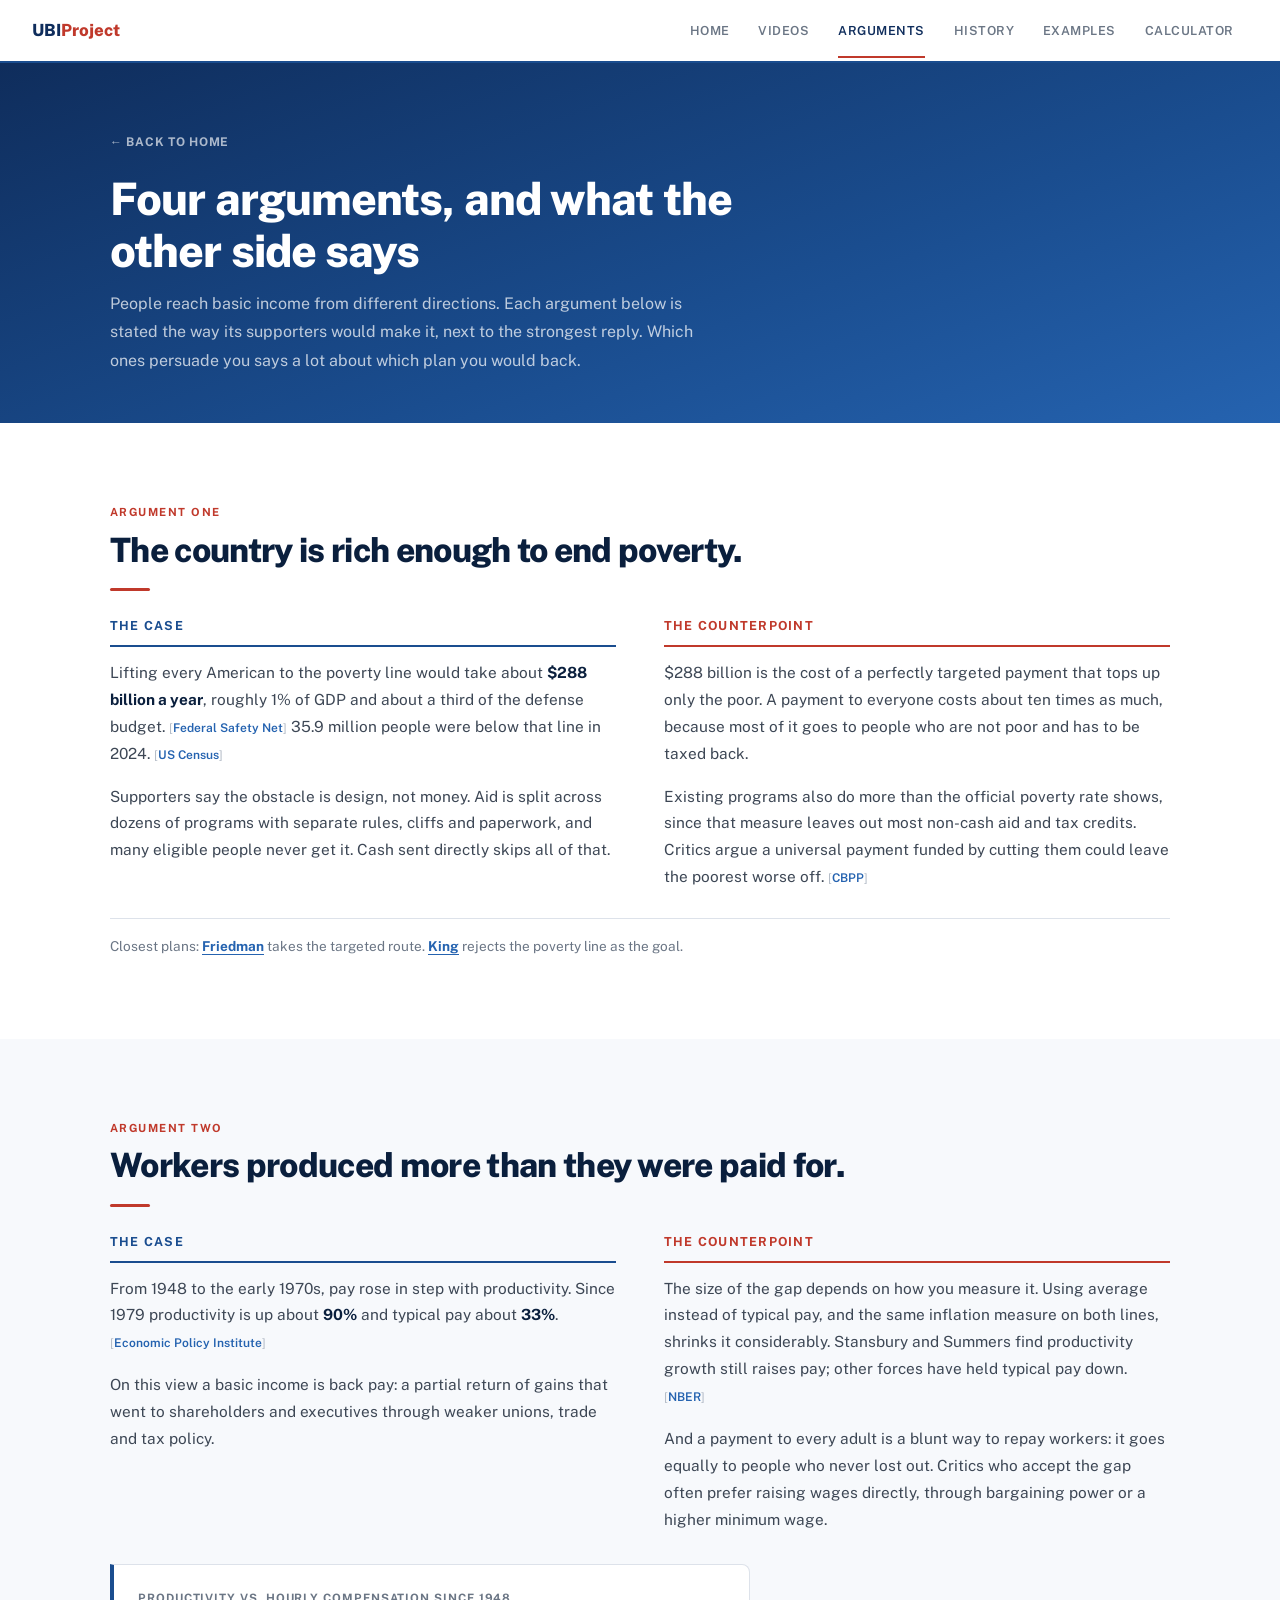
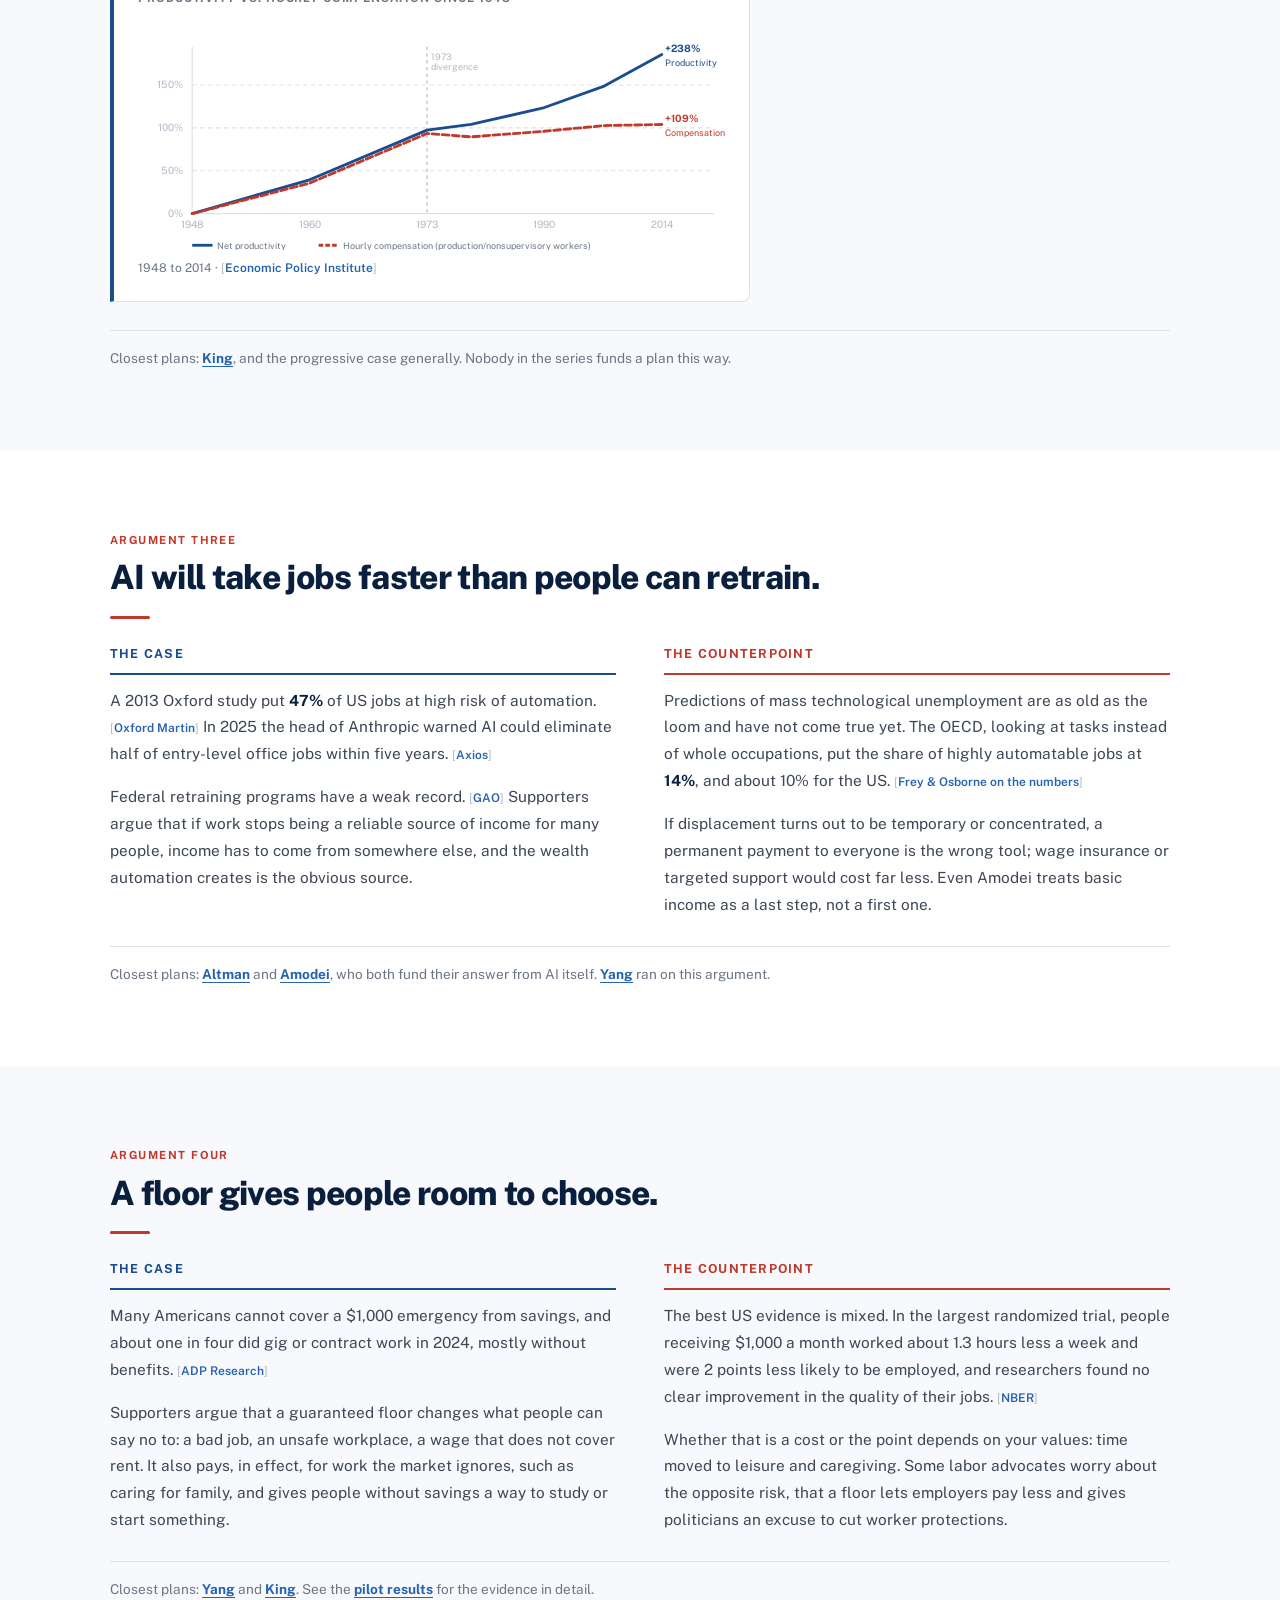
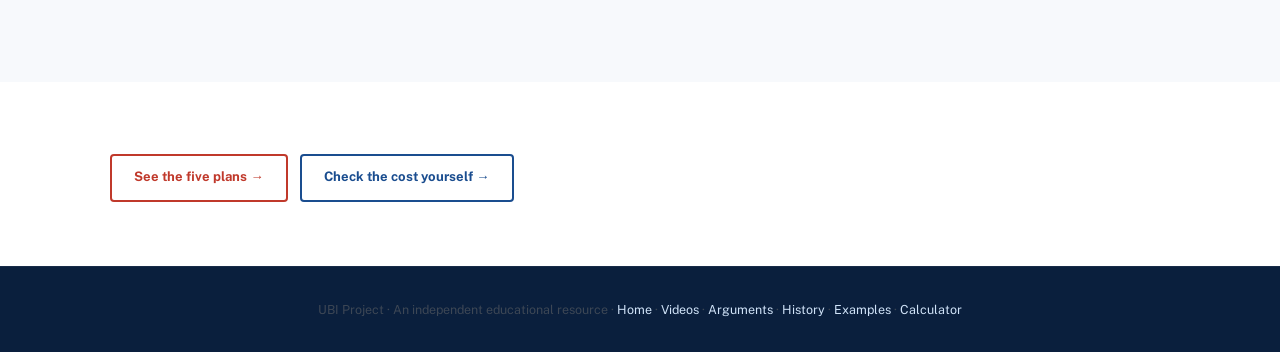
<file: why-ubi.html>
<!DOCTYPE html>
<html lang="en">
<head>
<meta charset="UTF-8">
<meta name="viewport" content="width=device-width, initial-scale=1.0">
<title>The arguments for and against a basic income | UBI Project</title>
<meta name="description" content="Four arguments for a universal basic income, each set beside its strongest counterpoint.">
<link rel="preconnect" href="https://fonts.googleapis.com">
<link rel="preconnect" href="https://fonts.gstatic.com" crossorigin>
<link href="https://fonts.googleapis.com/css2?family=Public+Sans:ital,wght@0,300;0,400;0,500;0,600;0,700;0,800;1,400;1,600&display=swap" rel="stylesheet">
<style>
:root{
  --white:#ffffff;--off-white:#f7f9fc;--blue-pale:#e8f0fb;--blue-light:#d0e3f8;
  --blue:#1a4d8f;--blue-mid:#2563b0;--blue-dark:#0f2d5c;--navy:#0a1f3d;
  --red:#c0392b;--red-hover:#a93226;--red-pale:#fdf1f0;
  --g1:#f0f2f5;--g2:#dde2ea;--g3:#b0b8c4;--g4:#6b7685;--g5:#3d4755;
  --fd:"Public Sans","Helvetica Neue",Arial,sans-serif;
  --fb:"Public Sans","Helvetica Neue",Arial,sans-serif;
  --r:8px;--rs:4px;
  --sh:0 2px 10px rgba(10,31,61,0.07);--shm:0 4px 24px rgba(10,31,61,0.12);
}
*,*::before,*::after{box-sizing:border-box;margin:0;padding:0;}
html{scroll-behavior:smooth;}
body{font-family:var(--fd);background:var(--white);color:var(--navy);font-size:16px;line-height:1.75;}

nav{position:sticky;top:0;z-index:100;background:rgba(255,255,255,0.97);backdrop-filter:blur(8px);border-bottom:2px solid var(--blue);padding:0 2rem;display:flex;align-items:center;}
.nav-brand{font-size:1.05rem;font-weight:800;color:var(--blue-dark);text-decoration:none;padding:1rem 0;margin-right:auto;}
.nav-brand span{color:var(--red);}
.nav-links{display:flex;list-style:none;}
.nav-links a{display:block;padding:1rem 0.9rem;font-size:0.78rem;font-weight:600;letter-spacing:0.04em;text-transform:uppercase;color:var(--g4);text-decoration:none;transition:color 0.18s;position:relative;}
.nav-links a::after{content:"";position:absolute;bottom:0;left:0.9rem;right:0.9rem;height:2px;background:var(--red);transform:scaleX(0);transition:transform 0.2s;}
.nav-links a:hover{color:var(--blue-dark);}
.nav-links a:hover::after,.nav-links a.active::after{transform:scaleX(1);}
.nav-links a.active{color:var(--blue-dark);}
.nav-hamburger{display:none;flex-direction:column;justify-content:center;align-items:center;gap:5px;width:40px;height:40px;background:none;border:none;cursor:pointer;border-radius:var(--rs);}
.nav-hamburger span{display:block;width:22px;height:2px;background:var(--navy);border-radius:2px;transition:transform 0.3s ease,opacity 0.3s ease,width 0.3s ease;transform-origin:center;}
nav.menu-open .nav-hamburger span:nth-child(1){transform:translateY(7px) rotate(45deg);}
nav.menu-open .nav-hamburger span:nth-child(2){opacity:0;width:0;}
nav.menu-open .nav-hamburger span:nth-child(3){transform:translateY(-7px) rotate(-45deg);}
.nav-overlay{display:none;position:fixed;inset:0;background:rgba(10,31,61,0.4);z-index:98;backdrop-filter:blur(2px);}
nav.menu-open ~ .nav-overlay{display:block;}

.page-hero{background:linear-gradient(160deg,var(--blue-dark) 0%,var(--blue) 60%,var(--blue-mid) 100%);padding:4rem 2rem 3rem;}
.back-link{display:inline-flex;align-items:center;gap:0.4rem;font-size:0.75rem;font-weight:700;color:rgba(255,255,255,0.65);text-decoration:none;letter-spacing:0.06em;text-transform:uppercase;margin-bottom:1.25rem;transition:color 0.18s;}
.back-link:hover{color:#fff;}
.page-hero h1{font-size:clamp(2rem,4vw,2.8rem);font-weight:800;line-height:1.15;color:#fff;max-width:680px;margin-bottom:0.85rem;letter-spacing:-0.02em;}
.page-hero p{font-size:1rem;color:rgba(255,255,255,0.72);max-width:600px;line-height:1.78;}

section{padding:5rem 2rem;}
.inner{max-width:780px;margin:0 auto;}
.wide{max-width:1060px;margin:0 auto;}
.sect-alt{background:var(--off-white);}

.kicker{font-size:0.7rem;font-weight:700;letter-spacing:0.13em;text-transform:uppercase;color:var(--red);margin-bottom:0.5rem;display:block;}
h2{font-size:clamp(1.6rem,3vw,2.1rem);font-weight:800;line-height:1.18;color:var(--navy);margin-bottom:1.1rem;letter-spacing:-0.02em;}
h3{font-size:1.05rem;font-weight:700;color:var(--navy);margin-bottom:0.35rem;}
p{color:var(--g5);margin-bottom:1rem;}
p:last-child{margin-bottom:0;}
strong{color:var(--navy);font-weight:700;}
.divider{width:40px;height:3px;background:var(--red);border-radius:2px;margin-bottom:1.5rem;}
a.src{color:var(--blue-mid);text-decoration:none;font-size:0.75rem;font-weight:600;white-space:nowrap;transition:color 0.15s;}
a.src:hover{color:var(--red);}
a.src::before{content:"[";font-weight:400;color:var(--g3);}
a.src::after{content:"]";font-weight:400;color:var(--g3);}

/* STAT ROW */
.stat-row{display:grid;grid-template-columns:repeat(3,1fr);gap:1.1rem;margin:2rem 0;}
.stat-box{background:var(--blue-pale);border:1px solid var(--blue-light);border-radius:var(--r);padding:1.3rem;text-align:center;}
.sect-alt .stat-box{background:var(--white);border-color:var(--g2);}
.stat-num{font-size:2rem;font-weight:800;color:var(--blue);line-height:1;display:block;margin-bottom:0.3rem;}
.stat-label{font-size:0.78rem;color:var(--g4);line-height:1.4;}

/* ALERT BOX */
.alert-box{background:var(--blue-pale);border-left:3px solid var(--blue);border-radius:0 var(--rs) var(--rs) 0;padding:1rem 1.25rem;font-size:0.9rem;color:var(--blue-dark);margin:1.5rem 0;font-weight:500;}

/* ISSUE GRID */
.issue-grid{display:grid;grid-template-columns:1fr 1fr;gap:1.25rem;margin-top:1.75rem;}
.issue-card{border-radius:var(--r);padding:1.6rem;border:1px solid var(--g2);background:var(--white);}
.sect-alt .issue-card{background:var(--off-white);}
.issue-icon{font-size:1.75rem;margin-bottom:0.65rem;}
.issue-card h3{font-size:0.97rem;margin-bottom:0.45rem;}
.issue-card p{font-size:0.86rem;color:var(--g4);}

/* PAGE LINK */
.page-link{display:inline-flex;align-items:center;gap:0.45rem;margin-top:1.5rem;padding:0.65rem 1.4rem;border:2px solid var(--blue);border-radius:var(--rs);font-size:0.82rem;font-weight:700;color:var(--blue);text-decoration:none;transition:background 0.15s,color 0.15s;}
.page-link:hover{background:var(--blue);color:#fff;}
.page-link-red{border-color:var(--red);color:var(--red);}
.page-link-red:hover{background:var(--red);color:#fff;border-color:var(--red);}

footer{background:var(--navy);color:rgba(255,255,255,0.45);padding:2rem;text-align:center;border-top:1px solid rgba(255,255,255,0.06);}
footer p{font-size:0.78rem;}
footer a{color:var(--blue-light);text-decoration:none;}
footer a:hover{color:#fff;}

@media(max-width:860px){
  nav{padding:0 1.25rem;}
  .nav-hamburger{display:flex;}
  .nav-links{display:flex;flex-direction:column;gap:0;position:fixed;top:0;right:0;width:min(300px,88vw);height:100vh;background:var(--white);border-left:1px solid var(--g2);padding:5rem 0 2rem;transform:translateX(100%);transition:transform 0.32s cubic-bezier(0.4,0,0.2,1);overflow-y:auto;z-index:99;}
  nav.menu-open .nav-links{transform:translateX(0);}
  .nav-links li{border-bottom:1px solid var(--g2);}
  .nav-links a{padding:0.9rem 1.5rem;font-size:0.9rem;display:flex;align-items:center;justify-content:space-between;}
  .nav-links a::after{display:none;}
  .nav-links a:hover{background:var(--blue-pale);}
  section{padding:3.5rem 1.25rem;}
  .issue-grid{grid-template-columns:1fr;}
  .stat-row{grid-template-columns:1fr;}
}


/* ── ARGUMENTS PAGE ── */
:focus-visible{outline:3px solid var(--blue-mid);outline-offset:2px;}
.arg{scroll-margin-top:70px;}
.arg-cols{display:grid;grid-template-columns:1fr 1fr;gap:3rem;margin-top:0.5rem;}
.arg-cols h3{font-size:0.78rem;letter-spacing:0.1em;text-transform:uppercase;margin-bottom:0.75rem;padding-bottom:0.5rem;border-bottom:2px solid currentColor;}
.arg-for h3{color:var(--blue);}
.arg-against h3{color:var(--red);}
.arg-cols p{font-size:0.96rem;}
.arg-who{font-size:0.85rem;color:var(--g4);margin-top:1.75rem;padding-top:1rem;border-top:1px solid var(--g2);}
.arg-who a{color:var(--blue-mid);font-weight:700;text-underline-offset:3px;}
.chart-box{background:var(--white);border:1px solid var(--g2);border-left:4px solid var(--blue);border-radius:0 var(--r) var(--r) 0;padding:1.4rem 1.5rem;margin:2rem 0 0;max-width:640px;}
@media(max-width:860px){.arg-cols{grid-template-columns:1fr;gap:1.75rem;}}
</style>
</head>
<body>
<nav id="main-nav" aria-label="Site navigation">
  <a class="nav-brand" href="index.html">UBI<span>Project</span></a>
  <ul class="nav-links" id="nav-links">
    <li><a href="index.html" onclick="closeMenu()">Home</a></li>
    <li><a href="videos.html" onclick="closeMenu()">Videos</a></li>
    <li><a href="why-ubi.html" class="active" onclick="closeMenu()">Arguments</a></li>
    <li><a href="history.html" onclick="closeMenu()">History</a></li>
    <li><a href="examples.html" onclick="closeMenu()">Examples</a></li>
    <li><a href="calculator.html" onclick="closeMenu()">Calculator</a></li>
  </ul>
  <button class="nav-hamburger" id="nav-hamburger" aria-label="Open menu" aria-expanded="false" onclick="toggleMenu()">
    <span></span><span></span><span></span>
  </button>
</nav>
<div class="nav-overlay" id="nav-overlay" onclick="closeMenu()"></div>

<div class="page-hero">
  <div class="wide">
    <a class="back-link" href="index.html">← Back to home</a>
    <h1>Four arguments, and what the other side says</h1>
    <p>People reach basic income from different directions. Each argument below is stated the way its supporters would make it, next to the strongest reply. Which ones persuade you says a lot about which plan you would back.</p>
  </div>
</div>

<section class="arg" id="poverty">
  <div class="wide">
    <p class="kicker">Argument one</p>
    <h2>The country is rich enough to end poverty.</h2>
    <div class="divider"></div>
    <div class="arg-cols">
      <div class="arg-for"><h3>The case</h3><p>Lifting every American to the poverty line would take about <strong>$288 billion a year</strong>, roughly 1% of GDP and about a third of the defense budget. <a href="https://federalsafetynet.com/poverty-gap/" target="_blank" rel="noopener" class="src">Federal Safety Net</a> 35.9 million people were below that line in 2024. <a href="https://www.census.gov/library/publications/2025/demo/p60-287.html" target="_blank" rel="noopener" class="src">US Census</a></p><p>Supporters say the obstacle is design, not money. Aid is split across dozens of programs with separate rules, cliffs and paperwork, and many eligible people never get it. Cash sent directly skips all of that.</p></div>
      <div class="arg-against"><h3>The counterpoint</h3><p>$288 billion is the cost of a perfectly targeted payment that tops up only the poor. A payment to everyone costs about ten times as much, because most of it goes to people who are not poor and has to be taxed back.</p><p>Existing programs also do more than the official poverty rate shows, since that measure leaves out most non-cash aid and tax credits. Critics argue a universal payment funded by cutting them could leave the poorest worse off. <a href="https://www.cbpp.org/research/income-security/universal-basic-income" target="_blank" rel="noopener" class="src">CBPP</a></p></div>
    </div>
    <p class="arg-who">Closest plans: <a href="videos.html#friedman">Friedman</a> takes the targeted route. <a href="videos.html#mlk">King</a> rejects the poverty line as the goal.</p>
  </div>
</section>
<section class="arg sect-alt" id="wages">
  <div class="wide">
    <p class="kicker">Argument two</p>
    <h2>Workers produced more than they were paid for.</h2>
    <div class="divider"></div>
    <div class="arg-cols">
      <div class="arg-for"><h3>The case</h3><p>From 1948 to the early 1970s, pay rose in step with productivity. Since 1979 productivity is up about <strong>90%</strong> and typical pay about <strong>33%</strong>. <a href="https://www.epi.org/productivity-pay-gap/" target="_blank" rel="noopener" class="src">Economic Policy Institute</a></p><p>On this view a basic income is back pay: a partial return of gains that went to shareholders and executives through weaker unions, trade and tax policy.</p></div>
      <div class="arg-against"><h3>The counterpoint</h3><p>The size of the gap depends on how you measure it. Using average instead of typical pay, and the same inflation measure on both lines, shrinks it considerably. Stansbury and Summers find productivity growth still raises pay; other forces have held typical pay down. <a href="https://www.nber.org/papers/w24165" target="_blank" rel="noopener" class="src">NBER</a></p><p>And a payment to every adult is a blunt way to repay workers: it goes equally to people who never lost out. Critics who accept the gap often prefer raising wages directly, through bargaining power or a higher minimum wage.</p></div>
    </div><div class="chart-box"><div style="font-size:0.72rem;font-weight:700;letter-spacing:0.08em;text-transform:uppercase;color:var(--g4);margin-bottom:1rem;">Productivity vs. hourly compensation since 1948</div><svg viewBox="0 0 520 200" xmlns="http://www.w3.org/2000/svg" style="width:100%;display:block;" aria-label="Chart showing productivity growing far faster than wages since 1973">
            <line x1="48" y1="20" x2="48" y2="168" stroke="#dde2ea" stroke-width="1"/>
            <line x1="48" y1="168" x2="510" y2="168" stroke="#dde2ea" stroke-width="1"/>
            <line x1="48" y1="130" x2="510" y2="130" stroke="#dde2ea" stroke-width="1" stroke-dasharray="4,3"/>
            <line x1="48" y1="92" x2="510" y2="92" stroke="#dde2ea" stroke-width="1" stroke-dasharray="4,3"/>
            <line x1="48" y1="54" x2="510" y2="54" stroke="#dde2ea" stroke-width="1" stroke-dasharray="4,3"/>
            <text x="40" y="171" text-anchor="end" font-size="9" fill="#b0b8c4" font-family="Public Sans,sans-serif">0%</text>
            <text x="40" y="133" text-anchor="end" font-size="9" fill="#b0b8c4" font-family="Public Sans,sans-serif">50%</text>
            <text x="40" y="95" text-anchor="end" font-size="9" fill="#b0b8c4" font-family="Public Sans,sans-serif">100%</text>
            <text x="40" y="57" text-anchor="end" font-size="9" fill="#b0b8c4" font-family="Public Sans,sans-serif">150%</text>
            <text x="48" y="181" text-anchor="middle" font-size="9" fill="#b0b8c4" font-family="Public Sans,sans-serif">1948</text>
            <text x="152" y="181" text-anchor="middle" font-size="9" fill="#b0b8c4" font-family="Public Sans,sans-serif">1960</text>
            <text x="256" y="181" text-anchor="middle" font-size="9" fill="#b0b8c4" font-family="Public Sans,sans-serif">1973</text>
            <text x="360" y="181" text-anchor="middle" font-size="9" fill="#b0b8c4" font-family="Public Sans,sans-serif">1990</text>
            <text x="464" y="181" text-anchor="middle" font-size="9" fill="#b0b8c4" font-family="Public Sans,sans-serif">2014</text>
            <line x1="256" y1="20" x2="256" y2="168" stroke="#b0b8c4" stroke-width="1" stroke-dasharray="3,3"/>
            <text x="260" y="32" font-size="8" fill="#b0b8c4" font-family="Public Sans,sans-serif">1973</text>
            <text x="260" y="41" font-size="8" fill="#b0b8c4" font-family="Public Sans,sans-serif">divergence</text>
            <polyline points="48,168 152,138 256,94 295,89 360,74 413,55 464,27" fill="none" stroke="#1a4d8f" stroke-width="2.5" stroke-linejoin="round" stroke-linecap="round"/>
            <polyline points="48,168 152,141 256,97 295,100 360,95 413,90 464,89" fill="none" stroke="#c0392b" stroke-width="2.5" stroke-linejoin="round" stroke-linecap="round" stroke-dasharray="6,3"/>
            <text x="467" y="25" font-size="9" font-weight="700" fill="#1a4d8f" font-family="Public Sans,sans-serif">+238%</text>
            <text x="467" y="37" font-size="8" fill="#1a4d8f" font-family="Public Sans,sans-serif">Productivity</text>
            <text x="467" y="87" font-size="9" font-weight="700" fill="#c0392b" font-family="Public Sans,sans-serif">+109%</text>
            <text x="467" y="99" font-size="8" fill="#c0392b" font-family="Public Sans,sans-serif">Compensation</text>
            <line x1="48" y1="196" x2="66" y2="196" stroke="#1a4d8f" stroke-width="2.5"/>
            <text x="70" y="199" font-size="8" fill="#6b7685" font-family="Public Sans,sans-serif">Net productivity</text>
            <line x1="160" y1="196" x2="178" y2="196" stroke="#c0392b" stroke-width="2.5" stroke-dasharray="4,2"/>
            <text x="182" y="199" font-size="8" fill="#6b7685" font-family="Public Sans,sans-serif">Hourly compensation (production/nonsupervisory workers)</text>
          </svg><p style="font-size:0.75rem;color:var(--g4);margin-top:0.5rem;">1948 to 2014 · <a href="https://www.epi.org/productivity-pay-gap/" target="_blank" rel="noopener" class="src">Economic Policy Institute</a></p></div>
    <p class="arg-who">Closest plans: <a href="videos.html#mlk">King</a>, and the progressive case generally. Nobody in the series funds a plan this way.</p>
  </div>
</section>
<section class="arg" id="automation">
  <div class="wide">
    <p class="kicker">Argument three</p>
    <h2>AI will take jobs faster than people can retrain.</h2>
    <div class="divider"></div>
    <div class="arg-cols">
      <div class="arg-for"><h3>The case</h3><p>A 2013 Oxford study put <strong>47%</strong> of US jobs at high risk of automation. <a href="https://www.oxfordmartin.ox.ac.uk/downloads/academic/The_Future_of_Employment.pdf" target="_blank" rel="noopener" class="src">Oxford Martin</a> In 2025 the head of Anthropic warned AI could eliminate half of entry-level office jobs within five years. <a href="https://www.axios.com/2025/09/18/ai-jobs-anthropic-axios-summit-debate" target="_blank" rel="noopener" class="src">Axios</a></p><p>Federal retraining programs have a weak record. <a href="https://www.gao.gov/products/gao-11-92" target="_blank" rel="noopener" class="src">GAO</a> Supporters argue that if work stops being a reliable source of income for many people, income has to come from somewhere else, and the wealth automation creates is the obvious source.</p></div>
      <div class="arg-against"><h3>The counterpoint</h3><p>Predictions of mass technological unemployment are as old as the loom and have not come true yet. The OECD, looking at tasks instead of whole occupations, put the share of highly automatable jobs at <strong>14%</strong>, and about 10% for the US. <a href="https://www.oxfordmartin.ox.ac.uk/opinion/view/404" target="_blank" rel="noopener" class="src">Frey &amp; Osborne on the numbers</a></p><p>If displacement turns out to be temporary or concentrated, a permanent payment to everyone is the wrong tool; wage insurance or targeted support would cost far less. Even Amodei treats basic income as a last step, not a first one.</p></div>
    </div>
    <p class="arg-who">Closest plans: <a href="videos.html#altman">Altman</a> and <a href="videos.html#amodei">Amodei</a>, who both fund their answer from AI itself. <a href="videos.html#yang">Yang</a> ran on this argument.</p>
  </div>
</section>
<section class="arg sect-alt" id="worker-power">
  <div class="wide">
    <p class="kicker">Argument four</p>
    <h2>A floor gives people room to choose.</h2>
    <div class="divider"></div>
    <div class="arg-cols">
      <div class="arg-for"><h3>The case</h3><p>Many Americans cannot cover a $1,000 emergency from savings, and about one in four did gig or contract work in 2024, mostly without benefits. <a href="https://www.adpresearch.com/the-gig-economy-a-tale-of-two-labor-markets/" target="_blank" rel="noopener" class="src">ADP Research</a></p><p>Supporters argue that a guaranteed floor changes what people can say no to: a bad job, an unsafe workplace, a wage that does not cover rent. It also pays, in effect, for work the market ignores, such as caring for family, and gives people without savings a way to study or start something.</p></div>
      <div class="arg-against"><h3>The counterpoint</h3><p>The best US evidence is mixed. In the largest randomized trial, people receiving $1,000 a month worked about 1.3 hours less a week and were 2 points less likely to be employed, and researchers found no clear improvement in the quality of their jobs. <a href="https://www.nber.org/papers/w32719" target="_blank" rel="noopener" class="src">NBER</a></p><p>Whether that is a cost or the point depends on your values: time moved to leisure and caregiving. Some labor advocates worry about the opposite risk, that a floor lets employers pay less and gives politicians an excuse to cut worker protections.</p></div>
    </div>
    <p class="arg-who">Closest plans: <a href="videos.html#yang">Yang</a> and <a href="videos.html#mlk">King</a>. See the <a href="examples.html">pilot results</a> for the evidence in detail.</p>
  </div>
</section>
<section style="padding-top:3rem;padding-bottom:4rem;">
  <div class="wide">
    <a href="videos.html" class="page-link page-link-red">See the five plans →</a>
    <a href="calculator.html" class="page-link" style="margin-left:0.5rem;">Check the cost yourself →</a>
  </div>
</section>

<footer>
  <p>UBI Project · An independent educational resource · <a href="index.html">Home</a> · <a href="videos.html">Videos</a> · <a href="why-ubi.html">Arguments</a> · <a href="history.html">History</a> · <a href="examples.html">Examples</a> · <a href="calculator.html">Calculator</a></p>
</footer>

<script>
const mainNav=document.getElementById("main-nav"),hamburger=document.getElementById("nav-hamburger");
function toggleMenu(){const o=mainNav.classList.toggle("menu-open");hamburger.setAttribute("aria-expanded",o);document.body.style.overflow=o?"hidden":"";}
function closeMenu(){mainNav.classList.remove("menu-open");hamburger.setAttribute("aria-expanded","false");document.body.style.overflow="";}
document.addEventListener("keydown",e=>{if(e.key==="Escape")closeMenu();});
</script>
</body>
</html>
</file>
<file: calculator-plans.css>
/* Plans bar, design switch, Explore tab and presentation stage for calculator.html */

/* ── Plan bar (in the hero) ── */
.plan-bar { display:flex; flex-wrap:wrap; align-items:center; gap:0.6rem 0.75rem; margin-top:1.4rem; }
.plan-bar-lbl { font-size:0.75rem; font-weight:700; letter-spacing:0.1em; text-transform:uppercase; color:rgba(255,255,255,0.8); }
.plan-chips { display:flex; flex-wrap:wrap; gap:0.4rem; }
.plan-chip, .plan-act { font:inherit; font-size:0.85rem; font-weight:700; padding:0.5rem 0.9rem; border-radius:999px; cursor:pointer; min-height:36px;
  border:1.5px solid rgba(255,255,255,0.45); background:transparent; color:#fff; transition:background 0.15s, color 0.15s, border-color 0.15s; }
.plan-chip:hover, .plan-act:hover { background:rgba(255,255,255,0.14); border-color:#fff; }
.plan-chip.active { background:#fff; color:var(--blue-dark); border-color:#fff; }
.plan-chip:focus-visible, .plan-act:focus-visible { outline:3px solid #fff; outline-offset:2px; }
.plan-actions { display:flex; gap:0.4rem; margin-left:auto; }
.plan-act { border-radius:var(--rs); border-color:rgba(255,255,255,0.3); font-size:0.78rem; letter-spacing:0.04em; text-transform:uppercase; }
#btn-present { background:var(--red); border-color:var(--red); }
#btn-present:hover { background:var(--red-hover); }
.plan-note { margin-top:1rem; max-width:920px; background:rgba(255,255,255,0.1); border-left:3px solid var(--red); border-radius:0 var(--rs) var(--rs) 0;
  padding:0.8rem 1rem; font-size:0.9rem; line-height:1.6; color:rgba(255,255,255,0.92); text-wrap:pretty; }
.plan-note strong { color:#fff; }
.plan-who { color:rgba(255,255,255,0.75); }
.plan-caveat { display:block; margin-top:0.35rem; font-size:0.82rem; color:rgba(255,255,255,0.78); }
.plan-note a { color:#fff; font-weight:700; text-underline-offset:2px; white-space:nowrap; }

/* ── Who receives it ── */
.design-switch { display:flex; background:var(--white); border:1px solid var(--blue-light); border-radius:var(--rs); padding:3px; margin-bottom:0.8rem; }
.design-opt { flex:1; font:inherit; font-size:0.75rem; font-weight:700; padding:0.45rem 0.4rem; border:0; border-radius:3px; background:transparent; color:var(--g5); cursor:pointer; min-height:32px; }
.design-opt.active { background:var(--navy); color:#fff; }
.design-note { font-size:0.78rem; line-height:1.55; color:var(--g5); margin-top:0.6rem; text-wrap:pretty; }
.design-note a { color:var(--blue-mid); }
#ubi-slider:disabled { opacity:0.35; cursor:not-allowed; }

/* ── Explore tab ── */
.ex-filters { display:flex; flex-wrap:wrap; gap:0.35rem; margin-bottom:0.9rem; }
.ex-chip { font:inherit; font-size:0.75rem; font-weight:700; padding:0.35rem 0.7rem; min-height:30px; border-radius:999px; border:1.5px solid var(--g3); background:var(--white); color:var(--g5); cursor:pointer; }
.ex-chip:hover { border-color:var(--blue); color:var(--blue); }
.ex-chip.active { background:var(--navy); border-color:var(--navy); color:#fff; }
.ex-row { padding:0.75rem 0.6rem; border-bottom:1px solid var(--g2); }
.ex-row:first-child { border-top:1px solid var(--g2); }
.ex-row.on { background:var(--blue-pale); }
.ex-head { display:flex; align-items:center; gap:0.6rem; }
.ex-name { flex:1; font-size:0.86rem; font-weight:700; color:var(--navy); }
.ex-add { font:inherit; font-size:0.75rem; font-weight:700; padding:0.3rem 0.7rem; min-height:28px; border-radius:var(--rs); border:1.5px solid var(--blue); background:var(--white); color:var(--blue); cursor:pointer; white-space:nowrap; }
.ex-row.on .ex-add { background:var(--blue); color:#fff; }
.ex-bar { position:relative; height:10px; margin:0.5rem 0 0.35rem; background:var(--g1); border-radius:5px; overflow:hidden; }
.ex-bar-max { position:absolute; inset:0 auto 0 0; border-right:2px solid var(--g4); background:repeating-linear-gradient(135deg, transparent 0 4px, rgba(107,118,133,0.22) 4px 6px); }
.ex-bar-now { position:absolute; inset:0 auto 0 0; border-radius:5px 0 0 5px; min-width:2px; }
.ex-meta { font-size:0.8rem; color:var(--g5); font-variant-numeric:tabular-nums; }
.ex-meta strong { color:var(--navy); }
.ex-tags { display:flex; flex-wrap:wrap; gap:0.4rem; align-items:baseline; margin-top:0.3rem; font-size:0.75rem; }
.ex-who { font-weight:700; color:var(--red); }
.ex-by { color:var(--g4); }
.ex-by::before { content:"Proposed by: "; }
.float-panel .ctrl-tab { letter-spacing:0.02em; }

/* ── Presentation stage: a 16:9 frame, sized in em so 1em = 1% of its width ── */
#stage[hidden], #stage-plans[hidden] { display:none; }
body.present { overflow:hidden; background:var(--navy); }
body.present > nav, body.present > .nav-overlay, body.present > .page-hero, body.present > .site-footer, body.present > .mini-bar { display:none !important; }
body.present .v2-body { display:block; padding:0; margin:0; max-width:none; }
body.present .v2-body > * { display:none; }
body.present.show-controls .v2-body > .float-panel { display:flex; position:fixed; left:12px; top:12px; bottom:12px; width:380px; max-width:calc(100vw - 24px); max-height:none; z-index:300; }

#stage { position:fixed; inset:0; margin:auto; z-index:200; background:#fff; color:var(--navy);
  width:min(100vw, calc(100vh * 16 / 9)); aspect-ratio:16 / 9;
  font-size:calc(min(100vw, 100vh * 16 / 9) / 100);
  display:grid; grid-template-columns:31em 38em 31em; align-items:center; overflow:hidden; }
.stage-left { padding:15.5em 1em 0 4em; align-self:start; }
.stage-right { padding:10.5em 4em 0 2.5em; align-self:start; }
.stage-mid { display:flex; align-items:center; justify-content:center; }
.stage-kicker { font-size:1em; font-weight:700; letter-spacing:0.14em; text-transform:uppercase; color:var(--red); margin-bottom:0.9em; }
.stage-title { font-size:3.1em; font-weight:800; line-height:1.08; letter-spacing:-0.02em; margin-bottom:0.55em; text-wrap:balance; }
.stage-say { font-size:1.65em; line-height:1.4; color:var(--g5); min-height:7.2em; text-wrap:pretty; }
.stage-dots { display:flex; gap:0.5em; margin-top:1.4em; }
.stage-dots span { width:2.2em; height:0.35em; border-radius:1em; background:var(--g2); }
.stage-dots span.done { background:var(--blue-light); }
.stage-dots span.on { background:var(--red); }
#stage .donut-wrap { width:36em; }
#stage .donut-pct { font-size:7.4em; }
#stage .donut-lbl { font-size:1.4em; }
#stage .donut-cost { font-size:1.15em; }
#stage .pie-tooltip { font-size:1em; }
.stage-stat { padding:0.85em 0; border-bottom:1px solid var(--g2); }
.stage-stat:first-child { border-top:2px solid var(--blue); }
.stage-stat-lbl { display:block; font-size:0.9em; font-weight:700; letter-spacing:0.1em; text-transform:uppercase; color:var(--g4); }
.stage-stat-val { display:block; font-size:3.3em; font-weight:800; line-height:1.1; letter-spacing:-0.02em; font-variant-numeric:tabular-nums; }
#stage-gap { color:var(--red); }
#stage-gap.ok { color:var(--teal); }
.stage-legend { margin-top:1.1em; min-height:11em; }
.stage-leg-row { display:flex; align-items:center; gap:0.6em; font-size:1.15em; padding:0.22em 0; }
.stage-leg-dot { width:0.8em; height:0.8em; border-radius:50%; flex-shrink:0; }
.stage-leg-name { flex:1; color:var(--g5); white-space:nowrap; overflow:hidden; text-overflow:ellipsis; }
.stage-leg-val { font-weight:800; font-variant-numeric:tabular-nums; }
.stage-hint { position:absolute; left:0; right:0; bottom:1.1em; text-align:center; font-size:0.85em; letter-spacing:0.04em; color:var(--g4); }
body.hide-hint .stage-hint { display:none; }
.stage-plans { position:absolute; left:4em; bottom:4em; display:flex; flex-direction:column; gap:0.3em; background:var(--navy); padding:1em; border-radius:0.6em; box-shadow:var(--shm); }
.stage-plans button { font:inherit; font-size:1.1em; font-weight:600; text-align:left; background:transparent; border:0; color:#fff; padding:0.35em 0.6em; border-radius:0.3em; cursor:pointer; }
.stage-plans button:hover { background:rgba(255,255,255,0.14); }
.stage-plans kbd { display:inline-block; min-width:1.5em; text-align:center; margin-right:0.5em; padding:0 0.3em; border:1px solid rgba(255,255,255,0.5); border-radius:0.25em; font:inherit; font-size:0.85em; }

@media (max-width:820px) {
  .plan-actions { margin-left:0; }
  #btn-present { display:none; }   /* the stage is a desktop recording tool */
}
</file>
